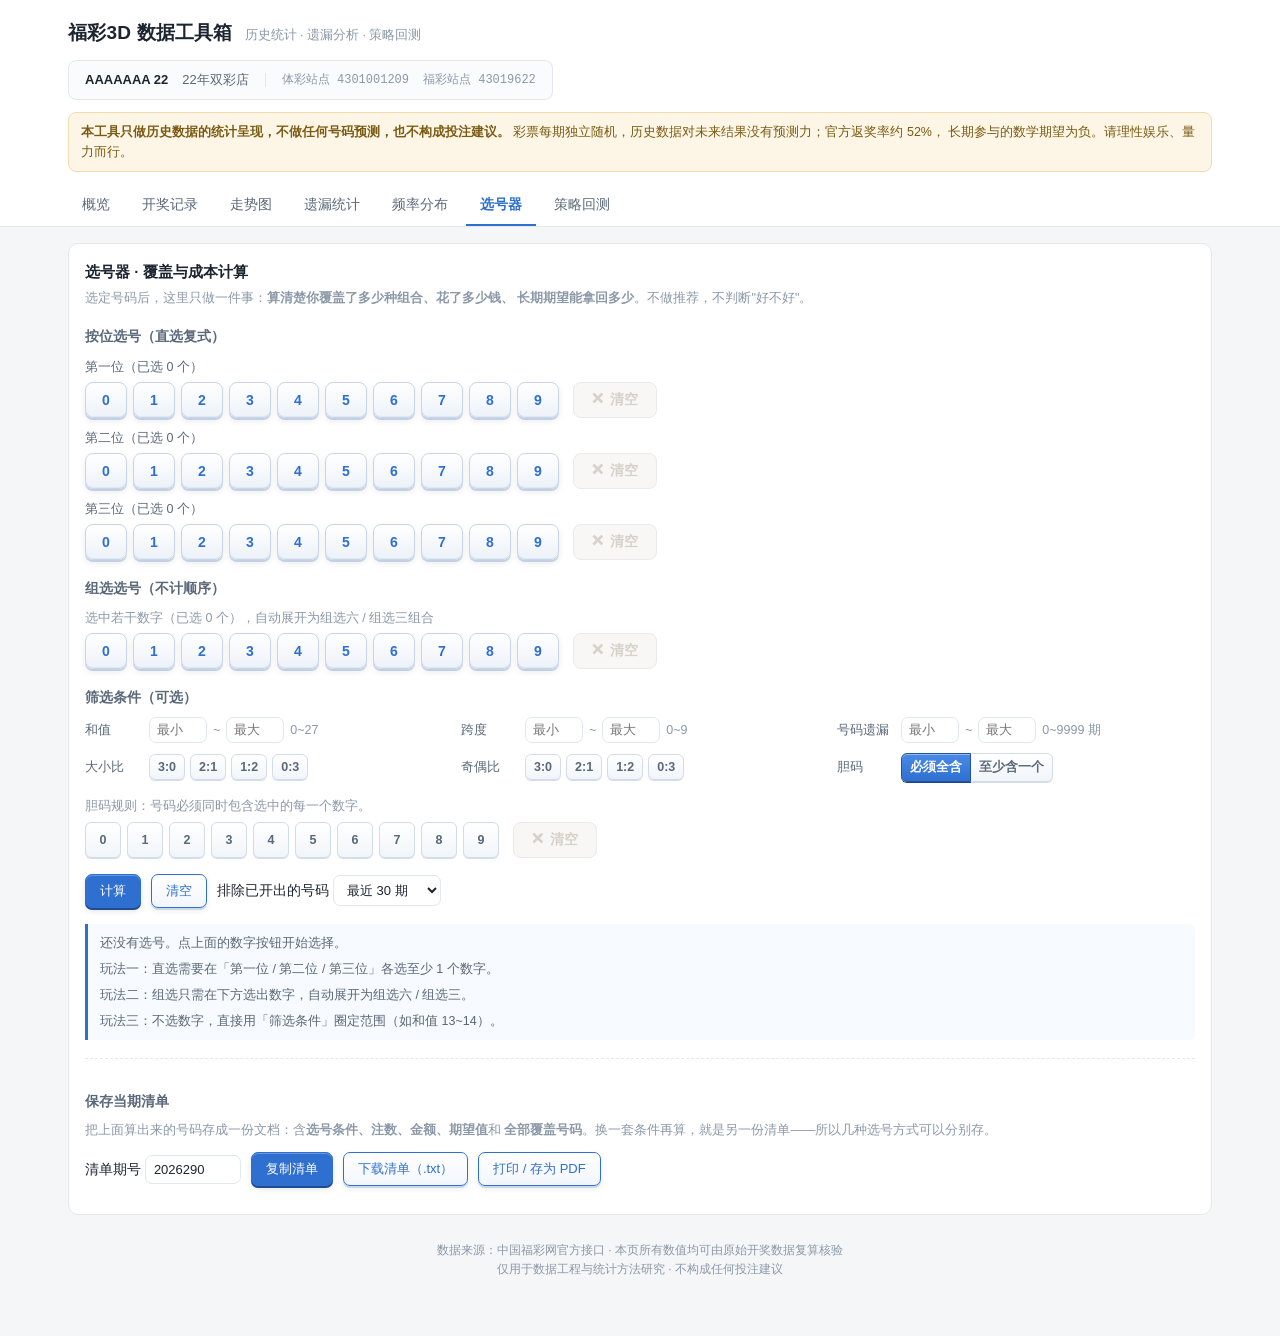
<file: docs/index.html>
<!DOCTYPE html>
<html lang="zh-CN">
<head>
<meta charset="utf-8">
<meta name="viewport" content="width=device-width, initial-scale=1">
<meta name="robots" content="noindex, nofollow">
<title>福彩3D 数据工具箱 · 历史统计与策略回测</title>
<style>
/* ===== 福彩3D 数据工具箱 · 样式 ===== */
:root {
  --bg: #f5f6f8;
  --panel: #ffffff;
  --ink: #1c2430;
  --ink-2: #5a6879;
  --ink-3: #8b98a8;
  --line: #e3e7ee;
  --brand: #2f6fd0;
  --brand-soft: #eaf1fc;
  --warn: #b7791f;
  --warn-soft: #fdf6e6;
  --good: #2f855a;
  --bad: #c53030;
  --radius: 10px;
}

* { box-sizing: border-box; }

html, body {
  margin: 0;
  padding: 0;
  background: var(--bg);
  color: var(--ink);
  font-family: -apple-system, BlinkMacSystemFont, "Segoe UI", "Microsoft YaHei",
               "PingFang SC", "Hiragino Sans GB", sans-serif;
  font-size: 14px;
  line-height: 1.6;
}

.wrap { max-width: 1180px; margin: 0 auto; padding: 0 18px 56px; }

/* ---------- 顶部 ---------- */
header.top {
  background: var(--panel);
  border-bottom: 1px solid var(--line);
  padding: 18px 0 0;
}

.top-inner { max-width: 1180px; margin: 0 auto; padding: 0 18px; }

.brand-row { display: flex; align-items: baseline; gap: 12px; flex-wrap: wrap; }

h1 {
  font-size: 19px;
  margin: 0;
  letter-spacing: .2px;
}

.sub { color: var(--ink-3); font-size: 12.5px; }

.disclaimer {
  margin: 12px 0 0;
  background: var(--warn-soft);
  border: 1px solid #f0dcae;
  color: #7a5a12;
  border-radius: 8px;
  padding: 9px 12px;
  font-size: 12.5px;
}

/* ---------- 标签页 ---------- */
nav.tabs {
  display: flex;
  gap: 4px;
  margin-top: 14px;
  overflow-x: auto;
}

nav.tabs button {
  border: 0;
  background: transparent;
  color: var(--ink-2);
  padding: 10px 14px;
  font-size: 14px;
  cursor: pointer;
  border-bottom: 2px solid transparent;
  white-space: nowrap;
  font-family: inherit;
}

nav.tabs button:hover { color: var(--brand); }

nav.tabs button.on {
  color: var(--brand);
  border-bottom-color: var(--brand);
  font-weight: 600;
}

/* ---------- 卡片 ---------- */
.card {
  background: var(--panel);
  border: 1px solid var(--line);
  border-radius: var(--radius);
  padding: 16px;
  margin-top: 16px;
}

.card h2 {
  font-size: 15px;
  margin: 0 0 4px;
}

.card h3 {
  font-size: 13.5px;
  margin: 18px 0 8px;
  color: var(--ink-2);
  font-weight: 600;
}

.hint { color: var(--ink-3); font-size: 12.5px; margin: 0 0 12px; }

.row { display: flex; gap: 10px; align-items: center; flex-wrap: wrap; }

/* ---------- 表单 ---------- */
select, input[type="number"], input[type="text"] {
  font-family: inherit;
  font-size: 13px;
  padding: 6px 9px;
  border: 1px solid var(--line);
  border-radius: 7px;
  background: #fff;
  color: var(--ink);
}

button.btn {
  font-family: inherit;
  font-size: 13px;
  padding: 7px 14px;
  border-radius: 7px;
  border: 1px solid var(--brand);
  background: var(--brand);
  color: #fff;
  cursor: pointer;
  box-shadow: inset 0 1px 0 rgba(255, 255, 255, .28), 0 2px 0 #1f4d8f,
              0 3px 6px rgba(28, 36, 48, .12);
}

button.btn.ghost {
  background: linear-gradient(180deg, #ffffff 0%, #f2f6fc 100%);
  color: var(--brand);
  box-shadow: inset 0 1px 0 #fff, 0 2px 0 #ccd8e8, 0 3px 6px rgba(28, 36, 48, .08);
}

button.btn:active { transform: translateY(2px); box-shadow: inset 0 2px 4px rgba(28, 36, 48, .2); }
button.btn:disabled { opacity: .5; cursor: default; }

/* ---------- 数字按钮：浮雕键帽 ---------- */
/* 分组标题行：标题 + 一键清空 */
.pad-head {
  display: flex;
  align-items: center;
  justify-content: space-between;
  gap: 10px;
  flex-wrap: wrap;
  margin-bottom: 6px;
}

.pad-title { font-size: 12.5px; color: var(--ink-2); }

/* 一键清空：排在数字键之后，与数字键同高，暖橙色一眼区分 */
.clear-btn {
  display: inline-flex;
  align-items: center;
  justify-content: center;
  gap: 5px;
  margin-left: 8px;         /* 与数字键之间留出间隔，读作"另一个动作" */
  min-width: 84px;
  padding: 8px 14px;
  white-space: nowrap;      /* 不允许文字换行成"✕ 清 / 空" */
  flex: 0 0 auto;           /* 不参与拉伸，按内容定宽 */
  align-self: stretch;      /* 高度跟随本行数字键 */
  font-family: inherit;
  font-size: 14px;
  font-weight: 700;
  letter-spacing: .5px;
  color: #9a3412;
  background: linear-gradient(180deg, #fff8ef 0%, #ffe9cf 100%);
  border: 1px solid #f3b872;
  border-radius: 8px;
  cursor: pointer;
  box-shadow:
    inset 0 1px 0 #fff,
    0 2px 0 #eec38a,
    0 3px 6px rgba(154, 52, 18, .12);
  transition: background .12s ease, box-shadow .12s ease, transform .08s ease;
}

.clear-btn:hover {
  background: linear-gradient(180deg, #fffdf8 0%, #ffe0b8 100%);
  box-shadow: inset 0 1px 0 #fff, 0 2px 0 #e6b678, 0 4px 9px rgba(154, 52, 18, .18);
}

.clear-btn:active {
  transform: translateY(2px);
  box-shadow: inset 0 2px 5px rgba(154, 52, 18, .22), 0 0 0 #eec38a;
}

.clear-btn:disabled {
  cursor: default;
  color: #c9c2b8;
  background: #f6f5f3;
  border-color: #e6e3de;
  box-shadow: none;
  transform: none;
  opacity: .75;
}

.digit-btn {
  min-width: 42px;
  padding: 8px 0;
  font-family: inherit;
  font-size: 14px;
  font-weight: 600;
  color: var(--brand);
  background: linear-gradient(180deg, #ffffff 0%, #edf2f9 100%);
  border: 1px solid #c9d5e7;
  border-radius: 8px;
  cursor: pointer;
  box-shadow:
    inset 0 1px 0 rgba(255, 255, 255, .95),
    inset 0 -1px 0 rgba(47, 111, 208, .07),
    0 2px 0 #c2d0e3,
    0 3px 6px rgba(28, 36, 48, .09);
  transition: background .12s ease, box-shadow .12s ease, transform .08s ease;
}

.digit-btn:hover {
  background: linear-gradient(180deg, #ffffff 0%, #e3ebf9 100%);
  box-shadow:
    inset 0 1px 0 rgba(255, 255, 255, .95),
    0 2px 0 #b4c6de,
    0 4px 9px rgba(28, 36, 48, .15);
}

.digit-btn:active {
  transform: translateY(2px);
  box-shadow: inset 0 2px 5px rgba(28, 36, 48, .18), 0 0 0 #c2d0e3;
}

/* 选中：蓝色实心 + 内阴影，仍是"立体的键"而不是平涂 */
.digit-btn.on {
  color: #fff;
  background: linear-gradient(180deg, #4a8ae6 0%, #2f6fd0 55%, #2760b8 100%);
  border-color: #22549c;
  box-shadow:
    inset 0 1px 0 rgba(255, 255, 255, .42),
    inset 0 -2px 5px rgba(0, 0, 0, .22),
    0 2px 0 #1d4a8c,
    0 4px 8px rgba(31, 58, 95, .28);
}

.digit-btn.on:active {
  transform: translateY(2px);
  box-shadow: inset 0 2px 6px rgba(0, 0, 0, .3), 0 0 0 #1d4a8c;
}

label.chk {
  display: inline-flex;
  align-items: center;
  gap: 6px;
  font-size: 13px;
  color: var(--ink-2);
  cursor: pointer;
}

/* ---------- 筛选条件区 ---------- */
.filter-grid {
  display: grid;
  /* 268px 才能容下「号码遗漏 最小 ~ 最大 0~9999 期」不换行 */
  grid-template-columns: repeat(auto-fit, minmax(268px, 1fr));
  gap: 10px 18px;
}

.filter-item {
  display: flex;
  align-items: center;
  gap: 6px;
  font-size: 12.5px;
  color: var(--ink-2);
  flex-wrap: wrap;
}

.filter-item > .fl {
  min-width: 58px;
  color: var(--ink-2);
}

.filter-item input[type="number"],
.filter-item input[type="text"] {
  width: 58px;
  padding: 5px 7px;
  font-size: 12.5px;
}

.filter-item .sep { color: var(--ink-3); }

/* 越界/非法的输入：标红，并说明允许范围（该值不参与筛选） */
.filter-item input.bad {
  border-color: #d64545;
  background: #fff6f6;
  color: #a8232a;
  box-shadow: inset 0 1px 2px rgba(214, 69, 69, .18);
}

.filter-item input.bad:focus { outline: 2px solid rgba(214, 69, 69, .25); }

.bad-msg { color: #c0392b; font-size: 12px; flex: 1 1 100%; }
.bad-msg.amber { color: #8a6414; }

/* 小号开关（大小比 / 奇偶比 / 胆码） */
.chip-btn {
  min-width: 36px;
  padding: 5px 8px;
  font-family: inherit;
  font-size: 12.5px;
  font-weight: 600;
  color: var(--ink-2);
  background: linear-gradient(180deg, #ffffff, #f1f5fa);
  border: 1px solid #d3dce9;
  border-radius: 6px;
  cursor: pointer;
  box-shadow: inset 0 1px 0 #fff, 0 1px 0 #d3dce9;
  transition: background .12s ease, box-shadow .12s ease, transform .08s ease;
}

.chip-btn:hover { background: linear-gradient(180deg, #ffffff, #e6eefb); }
.chip-btn:active { transform: translateY(1px); box-shadow: inset 0 1px 3px rgba(28, 36, 48, .18); }

.chip-btn.on {
  color: #fff;
  background: linear-gradient(180deg, #4a8ae6, #2f6fd0);
  border-color: #22549c;
  box-shadow: inset 0 1px 0 rgba(255, 255, 255, .4), 0 1px 0 #1d4a8c;
}

.chip-row { display: flex; gap: 5px; flex-wrap: wrap; }

/* 胆码规则二选一：两个按钮拼成一段，明确"当前用哪条规则" */
.seg { display: inline-flex; }
.seg .chip-btn + .chip-btn { margin-left: -1px; }
.seg .chip-btn:first-child { border-radius: 6px 0 0 6px; }
.seg .chip-btn:last-child { border-radius: 0 6px 6px 0; }
.seg .chip-btn.on { position: relative; z-index: 1; }

/* 覆盖号码展示：单个号码做成醒目的号码块 */
.num-list { display: flex; flex-wrap: wrap; gap: 8px; }

.num-chip {
  display: inline-block;
  min-width: 50px;
  padding: 7px 11px;
  border-radius: 8px;
  font-family: ui-monospace, Menlo, Consolas, monospace;
  font-size: 15px;
  font-weight: 600;
  letter-spacing: 1px;
  text-align: center;
  color: #1f4d8f;
  background: linear-gradient(180deg, #f3f8ff 0%, #e4edfb 100%);
  border: 1px solid #d5e2f4;
  box-shadow: inset 0 1px 0 #fff, 0 1px 2px rgba(31, 58, 95, .07);
}

.num-chip.more {
  color: var(--ink-3);
  background: #f5f6f8;
  border-color: var(--line);
  font-family: inherit;
  font-size: 13px;
  letter-spacing: 0;
}

/* 「还有 N 个 · 点这里展开」：必须是看得出来的按钮，不能像灰标签 */
.more-btn {
  font-family: inherit;
  font-size: 13px;
  font-weight: 600;
  padding: 7px 14px;
  border-radius: 8px;
  color: #22549c;
  background: linear-gradient(180deg, #ffffff, #eaf1fb);
  border: 1px solid #b9cdea;
  cursor: pointer;
  box-shadow: inset 0 1px 0 #fff, 0 1px 0 #c8d7ea;
  transition: background .12s ease, box-shadow .12s ease, transform .08s ease;
}

.more-btn:hover { background: linear-gradient(180deg, #ffffff, #dbe8f9); }
.more-btn:active { transform: translateY(1px); box-shadow: inset 0 1px 3px rgba(28, 36, 48, .18); }
.more-btn.ghost {
  color: var(--ink-3);
  background: #fff;
  border-color: var(--line);
  box-shadow: none;
}

@media (max-width: 760px) {
  .num-chip { min-width: 44px; padding: 6px 8px; font-size: 14px; letter-spacing: .5px; }
  .num-list { gap: 6px; }
  /* 手机上按钮要够大拇指点，不能缩成小灰标签 */
  .more-btn { min-height: 44px; padding: 10px 18px; font-size: 14px; }
}

/* ---------- 统计块 ---------- */
.stats { display: grid; grid-template-columns: repeat(auto-fit, minmax(140px, 1fr)); gap: 10px; }

.stat {
  background: #fafbfd;
  border: 1px solid var(--line);
  border-radius: 8px;
  padding: 10px 12px;
}

.stat .k { font-size: 12px; color: var(--ink-3); }
.stat .v { font-size: 19px; font-weight: 600; margin-top: 2px; }
.stat .v small { font-size: 12px; font-weight: 400; color: var(--ink-3); }

/* ---------- 表格 ---------- */
table { border-collapse: collapse; width: 100%; font-size: 13px; }

th, td {
  border-bottom: 1px solid var(--line);
  padding: 6px 8px;
  text-align: right;
  white-space: nowrap;
}

th { color: var(--ink-3); font-weight: 600; font-size: 12px; text-align: right; }
th:first-child, td:first-child { text-align: left; }

tbody tr:hover { background: #fafbfd; }

.num { font-variant-numeric: tabular-nums; }

.bar-cell { width: 46%; }
.bar {
  height: 9px;
  background: var(--brand-soft);
  border-radius: 5px;
  overflow: hidden;
}
.bar > i { display: block; height: 100%; background: var(--brand); }

.tag {
  display: inline-block;
  padding: 1px 7px;
  border-radius: 5px;
  font-size: 12px;
  background: var(--brand-soft);
  color: var(--brand);
}
.tag.hot { background: #fdecec; color: var(--bad); }
.tag.cold { background: #e9f4ff; color: #2b6cb0; }
.tag.gray { background: #eef0f4; color: var(--ink-2); }

/* ---------- 走势图 ---------- */
.chart-scroll { overflow-x: auto; border: 1px solid var(--line); border-radius: 8px; }
svg.chart { display: block; }

.legend { display: flex; gap: 14px; flex-wrap: wrap; font-size: 12.5px; color: var(--ink-2); margin-top: 8px; }
.legend i { display: inline-block; width: 10px; height: 10px; border-radius: 3px; margin-right: 5px; }

/* ---------- 提示 ---------- */
.note {
  border-left: 3px solid var(--brand);
  background: #f7fafe;
  padding: 9px 12px;
  border-radius: 0 7px 7px 0;
  font-size: 12.5px;
  color: var(--ink-2);
  margin-top: 12px;
}

.note.warn { border-left-color: var(--warn); background: var(--warn-soft); color: #7a5a12; }

.kbd {
  font-family: ui-monospace, Menlo, Consolas, monospace;
  background: #eef1f6;
  border-radius: 4px;
  padding: 1px 5px;
  font-size: 12px;
}

footer.end {
  margin-top: 26px;
  color: var(--ink-3);
  font-size: 12px;
  text-align: center;
}

/* 站点信息块（页眉，独立卡片） */
.station {
  display: inline-flex;
  flex-wrap: wrap;
  align-items: center;
  gap: 6px 14px;
  background: #fafbfd;
  border: 1px solid var(--line);
  border-radius: 8px;
  padding: 9px 16px;
  margin-top: 12px;
  line-height: 1.5;
}

.station-name { font-size: 13px; font-weight: 600; color: var(--ink); }
.station-sub { font-size: 13px; color: var(--ink-2); }
.station-gap {
  width: 1px;
  height: 14px;
  background: var(--line);
  margin: 0 2px;
}
.station-no {
  font-family: ui-monospace, Menlo, Consolas, monospace;
  font-size: 12px;
  color: var(--ink-3);
}
@media (max-width: 640px) {
  .station-gap { display: none; }
}

.empty { color: var(--ink-3); font-size: 13px; padding: 18px 0; text-align: center; }

.grid2 { display: grid; grid-template-columns: 1fr 1fr; gap: 16px; }

/* 关键：grid / flex 子项默认 min-width:auto，不会收缩到内容固有宽度以下。
   占位率分布图宽 998px，会把整张卡片撑开、进而撑破页面——
   必须显式允许收缩，内部的 .chart-scroll 才能生效。 */
.grid2 > *, .stats > * { min-width: 0; }

@media (max-width: 860px) { .grid2 { grid-template-columns: 1fr; } }

/* 表格横向滚动容器：手机上表格列多，容器内滑动，不撑破页面 */
.table-scroll {
  overflow-x: auto;
  -webkit-overflow-scrolling: touch;
}

/* ---------- 手机适配 ---------- */
@media (max-width: 760px) {
  html, body { overflow-x: hidden; }

  .wrap { padding: 0 12px 36px; }
  .top-inner { padding: 0 12px; }
  h1 { font-size: 17px; }
  .sub { font-size: 12px; }
  .disclaimer { font-size: 12px; padding: 8px 10px; }
  .card { padding: 12px; }
  .card h2 { font-size: 14.5px; }

  /* 站点信息块：允许换行、占满宽度 */
  .station { display: flex; width: 100%; padding: 8px 12px; gap: 4px 12px; }
  .station-gap { display: none; }

  /* 标签栏：可横向滑动，不换行 */
  nav.tabs { gap: 0; }
  nav.tabs button { padding: 10px 11px; font-size: 13.5px; }

  /* 表格：字号和内边距收紧，横向滚动由 .table-scroll 负责 */
  .table-scroll { margin: 0 -12px; padding: 0 12px; }
  table { font-size: 12.5px; }
  th, td { padding: 5px 7px; }
  .bar-cell { width: 34%; }

    /* 数字按钮：一行恰好 4 个，每个 1/4 宽。
       min-width:0 必须显式写——否则浏览器的"内容最小宽度"会让每行的个数
       随字号/机型变化（同一份代码在不同手机上 4 个或 5 个/行）。
       必须限定 .digit-btn —— 否则同容器内的 .clear-btn 也会被一起拉伸 */
    #pk-pos button.digit-btn, #pk-group button.digit-btn {
      flex: 1 1 calc(25% - 5px);
      min-width: 0;
    }
    .digit-btn { padding: 10px 0; font-size: 16px; }

    /* 0~9 排到最后一行只剩 8、9 两个数字，空出来的半行正好放「清空」，
       不再另起一行；宽度是数字键的两倍（= 一行的 50%） */
    #pk-pos .clear-btn, #pk-group .clear-btn {
      flex: 2 1 calc(50% - 7px);
      margin-left: 0;
      margin-top: 0;
      min-width: 0;
      padding: 10px 12px;
      font-size: 15px;
    }

    /* 胆码那一排是 chip（比数字键小），清空跟在最后一个 chip 后面、吃掉本行剩余宽度 */
    #pk-filters .clear-btn {
      flex: 1 1 96px;
      margin-left: 0;
      margin-top: 0;
      padding: 10px 12px;
      font-size: 15px;
    }

  /* 统计卡片两列 */
  .stats { grid-template-columns: repeat(2, 1fr); gap: 8px; }
  .stat { padding: 8px 10px; }
  .stat .k { font-size: 11.5px; }
  .stat .v { font-size: 17px; }

  /* 走势图：提示可横向滑动 */
  .chart-scroll { -webkit-overflow-scrolling: touch; }
}

.hidden { display: none !important; }

/* 历史统计表：10 列要塞进双栏卡片里，字号和内边距都要收一点 */
.hist-block table { font-size: 12px; }
.hist-block th, .hist-block td { padding: 3px 5px; }
/* 「球号」「当前遗漏」是跨两行的表头，默认垂直居中会卡在两行之间、
   看起来比别的列名高一行；改成底部对齐，就和「出现/平均遗漏/…」同一行了 */
.hist-block thead th[rowspan] { vertical-align: bottom; }

/* ---------- 开奖记录 / 历史统计 ---------- */
/* 组态色块：命中的那一栏（参考站的做法，一眼看出当期是组三/组六/豹子） */
.type-block {
  display: inline-block;
  min-width: 46px;
  padding: 4px 10px;
  border-radius: 5px;
  color: #fff;
  font-size: 12.5px;
  font-weight: 600;
  text-align: center;
}

.draw-num { color: #c0392b; font-weight: 600; letter-spacing: 1px; }

/* 手机版：组态色块后面跟的一行小字（另外两种组态各遗漏多少期） */
.gap-mini { margin-left: 6px; font-size: 11.5px; color: var(--ink-3); }

/* 手机版「组态」栏必须左对齐：表格默认右对齐，小字长度一变色块就跟着漂，
   几行摆在一起色块就参差不齐。左对齐后所有色块在同一条竖线上。 */
.type-cell { text-align: left; }

/* 球号徽标（历史统计表第一列） */
.ball-badge {
  display: inline-flex;
  align-items: center;
  justify-content: center;
  width: 22px;
  height: 22px;
  border-radius: 50%;
  background: #e2e8f2;
  color: #3d4c60;
  font-size: 12px;
  font-weight: 600;
}

/* ---------- 保存当期清单 ---------- */
.save-box {
  margin-top: 18px;
  padding-top: 14px;
  border-top: 1px dashed var(--line);
}

.save-box .row { margin-top: 10px; }
.save-box input[type="text"] { padding: 6px 8px; font-size: 13px; }

/* 清单正文：等宽、可整块复制；打印时也用它 */
.list-text {
  font-family: ui-monospace, Consolas, "Courier New", monospace;
  font-size: 12px;
  line-height: 1.6;
  white-space: pre-wrap;
  word-break: break-all;
}

/* 打印 / 存 PDF：只保留当期清单 */
#print-area { display: none; }

@media print {
  body { background: #fff; }
  .top, .wrap { display: none !important; }
  #print-area { display: block; }
  #print-area .list-text { font-size: 11pt; }
  @page { margin: 14mm; }
}

</style>
</head>
<body>

<header class="top">
  <div class="top-inner">
    <div class="brand-row">
      <h1>福彩3D 数据工具箱</h1>
      <span class="sub">历史统计 · 遗漏分析 · 策略回测</span>
    </div>
    <div class="station">
      <span class="station-name">AAAAAAA 22</span>
      <span class="station-sub">22年双彩店</span>
      <span class="station-gap"></span>
      <span class="station-no">体彩站点 4301001209</span>
      <span class="station-no">福彩站点 43019622</span>
    </div>
    <div class="disclaimer">
      <b>本工具只做历史数据的统计呈现，不做任何号码预测，也不构成投注建议。</b>
      彩票每期独立随机，历史数据对未来结果没有预测力；官方返奖率约 52%，
      长期参与的数学期望为负。请理性娱乐、量力而行。
    </div>
    <nav class="tabs" id="tabs"></nav>
  </div>
</header>

<div class="wrap">

  <!-- ========== 概览 ========== -->
  <section class="panel" id="p-overview">
    <div class="card">
      <h2>数据概览</h2>
      <p class="hint" id="ov-range"></p>
      <p class="hint" id="ov-built">本页构建于 2026-10-30 23:10（北京时间）</p>
      <div class="note warn hidden" id="ov-stale"></div>
      <div class="stats" id="ov-stats"></div>
      <div class="note" id="ov-note"></div>
    </div>

    <div class="grid2">
      <div class="card">
        <h2>最近 10 期开奖</h2>
        <div class="table-scroll">
          <table>
            <thead><tr>
              <th>期号</th><th>日期</th><th>号码</th><th>和值</th><th>跨度</th><th>组态</th>
            </tr></thead>
            <tbody id="ov-latest"></tbody>
          </table>
        </div>
      </div>
      <div class="card">
        <h2>结构分布（全历史）</h2>
        <div class="table-scroll">
          <table>
            <thead><tr><th>项目</th><th>实际占比</th><th>理论值</th></tr></thead>
            <tbody id="ov-struct"></tbody>
          </table>
        </div>
        <div class="note">
          「理论值」按 000~999 共 1000 种等概率组合精确计算。
          实际占比与理论值越接近，说明数据越接近均匀随机。
        </div>
      </div>
    </div>
  </section>

  <!-- ========== 开奖记录 ========== -->
  <section class="panel hidden" id="p-drawlog">
    <div class="card">
      <h2>开奖记录（带组态遗漏）</h2>
      <p class="hint">
        每期开出的是豹子 / 组三 / 组六 中的一种：<b>命中的那一栏用色块标出</b>，
        另外两栏显示"距上次出现已经过多少期"（0 = 上一期刚出过）。
        组态占比由规则决定（组六约 72%、组三约 27%、豹子约 1%），
        不存在"该轮到谁了"这回事。
        <br><b>口径</b>：本表 0 = 上一期刚出过；有些站点把这种情况记作 1，读表时注意差 1 期。
      </p>
      <div class="row">
        <label>显示期数
          <select id="dl-n">
            <option value="30" selected>最近 30 期</option>
            <option value="50">最近 50 期</option>
            <option value="100">最近 100 期</option>
            <option value="200">最近 200 期</option>
          </select>
        </label>
        <label class="chk"><input type="checkbox" id="dl-gap" checked> 显示遗漏数字</label>
      </div>
      <div id="dl-table" style="margin-top:14px"></div>
      <div class="legend" id="dl-legend"></div>
    </div>
  </section>

  <!-- ========== 走势图 ========== -->
  <section class="panel hidden" id="p-trend">
    <div class="card">
      <h2>号码走势</h2>
      <p class="hint">滚轮横向滚动查看更早期数。</p>
      <div class="row">
        <label>显示期数
          <select id="tr-n">
            <option value="30">最近 30 期</option>
            <option value="50" selected>最近 50 期</option>
            <option value="100">最近 100 期</option>
            <option value="200">最近 200 期</option>
          </select>
        </label>
        <label class="chk"><input type="checkbox" id="tr-line" checked> 显示连线</label>
      </div>
      <div class="chart-scroll" id="tr-chart"></div>
      <div class="legend" id="tr-legend"></div>
    </div>

    <div class="card">
      <h2>和值与跨度走势</h2>
      <div class="chart-scroll" id="tr-sum"></div>
      <div class="chart-scroll" id="tr-span" style="margin-top:12px"></div>
    </div>

    <div class="card">
      <h2>遗漏网格（走势表）</h2>
      <p class="hint">
        每行一期，10 列是 0~9。<b>格子里的数字 = 该数字在这个位置上已经连续多少期没出现</b>
        （0 = 上一期刚出过）；<b>被圈起来的格子就是当期开出的数字</b>，连线是它逐期的轨迹。
        「不分位」把三个位置合起来看：一期开出 3 个数字，三个位置都会标圈。
      </p>
      <div class="row">
        <label>位置
          <select id="tg-pos">
            <option value="0" selected>百位（第一位）</option>
            <option value="1">十位（第二位）</option>
            <option value="2">个位（第三位）</option>
            <option value="3">不分位（三位一起看）</option>
          </select>
        </label>
        <label>起始期
          <select id="tg-start">
            <option value="">最近 30 期</option>
          </select>
        </label>
        <label class="chk"><input type="checkbox" id="tg-line" checked> 显示连线</label>
      </div>
      <div class="chart-scroll" id="tg-chart"></div>
      <div class="legend" id="tg-legend"></div>
    </div>
  </section>

  <!-- ========== 遗漏 ========== -->
  <section class="panel hidden" id="p-omission">
    <div class="card">
      <h2>遗漏统计</h2>
      <p class="hint">
        遗漏 = 距离该数字上次出现在该位置，已过了多少期。
        <b>遗漏值不代表"该出了"</b>——每期都是独立事件，这是统计描述，不是预测信号。
      </p>
      <div class="row">
        <label>统计窗口
          <select id="om-window">
            <option value="0">全历史</option>
            <option value="360" selected>最近 360 期</option>
            <option value="100">最近 100 期</option>
            <option value="30">最近 30 期</option>
          </select>
        </label>
        <button class="btn ghost" id="om-sort">按当前遗漏排序</button>
      </div>
      <div id="om-tables" style="margin-top:14px"></div>
    </div>

    <div class="card">
      <h2>历史统计（近 30 期 / 全历史对照）</h2>
      <p class="hint">
        每位每数字的长时间统计：出现次数、平均遗漏、最大遗漏、最大连出。
        「近 30 期」这一栏用小窗口，是为了让你看清"最近偏热/偏冷"这类说法在短窗口里
        其实年年都会出现——它和全历史放在一起对比，差别一眼可见。
      </p>
      <div id="hs-tables" style="margin-top:14px"></div>
    </div>

    <div class="card">
      <h2>连出统计（不分位：不看位置，只看数字有没有再出现）</h2>
      <p class="hint">
        「连出」指的是：上一期开出过的数字，这一期又出现了（不管在哪个位置）。
        下表统计每相邻两期之间重复了几个数字，并列上理论值——
        你会发现这种"重号"比想象中常见得多。
      </p>
      <div id="hs-overlap" style="margin-top:14px"></div>
    </div>
  </section>

  <!-- ========== 频率分布 ========== -->
  <section class="panel hidden" id="p-freq">
    <div class="card">
      <h2>数字频率（多窗口对比）</h2>
      <p class="hint">同一批数字在不同时间窗口下的出现频率。口径透明，可自行核查。</p>
      <div class="row">
        <label>窗口
          <select id="fq-window">
            <option value="30">最近 30 期</option>
            <option value="100">最近 100 期</option>
            <option value="360" selected>最近 360 期</option>
            <option value="0">全历史</option>
          </select>
        </label>
        <label class="chk"><input type="checkbox" id="fq-cmp" checked> 与理论均匀分布对比</label>
      </div>
      <div id="fq-digits" style="margin-top:14px"></div>
    </div>

    <div class="grid2">
      <div class="card">
        <h2>和值分布</h2>
        <p class="hint">0~27 共 28 种取值。</p>
        <div id="fq-sum"></div>
      </div>
      <div class="card">
        <h2>跨度分布</h2>
        <p class="hint">0~9 共 10 种取值。</p>
        <div id="fq-span"></div>
      </div>
    </div>

    <div class="card">
      <h2>组态分布（豹子 / 组三 / 组六）</h2>
      <div id="fq-repeat"></div>
    </div>
  </section>

  <!-- ========== 选号器 ========== -->
  <section class="panel hidden" id="p-picker">
    <div class="card">
      <h2>选号器 · 覆盖与成本计算</h2>
      <p class="hint">
        选定号码后，这里只做一件事：<b>算清楚你覆盖了多少种组合、花了多少钱、
        长期期望能拿回多少</b>。不做推荐，不判断"好不好"。
      </p>

      <h3>按位选号（直选复式）</h3>
      <div id="pk-pos"></div>

      <h3>组选选号（不计顺序）</h3>
      <div id="pk-group"></div>

      <h3>筛选条件（可选）</h3>
      <div id="pk-filters"></div>

      <div class="row" style="margin-top:16px">
        <button class="btn" id="pk-calc">计算</button>
        <button class="btn ghost" id="pk-clear">清空</button>
        <label>排除已开出的号码
          <select id="pk-exclude-window">
            <option value="0">不排除</option>
            <option value="30" selected>最近 30 期</option>
            <option value="50">最近 50 期</option>
            <option value="100">最近 100 期</option>
            <option value="150">最近 150 期</option>
            <option value="200">最近 200 期</option>
          </select>
        </label>
      </div>

      <div id="pk-result" style="margin-top:16px"></div>

      <div class="save-box">
        <h3>保存当期清单</h3>
        <p class="hint">
          把上面算出来的号码存成一份文档：含<b>选号条件、注数、金额、期望值</b>和
          <b>全部覆盖号码</b>。换一套条件再算，就是另一份清单——所以几种选号方式可以分别存。
        </p>
        <div class="row">
          <label>清单期号
            <input type="text" id="pk-issue" inputmode="numeric" maxlength="7" style="width:96px">
          </label>
          <button class="btn" id="pk-export-copy">复制清单</button>
          <button class="btn ghost" id="pk-export-file">下载清单（.txt）</button>
          <button class="btn ghost" id="pk-export-print">打印 / 存为 PDF</button>
        </div>
        <div class="hint" id="pk-export-msg" style="margin-top:8px"></div>
      </div>
    </div>
  </section>

  <!-- ========== 回测实验室 ========== -->
  <section class="panel hidden" id="p-backtest">
    <div class="card">
      <h2>策略回测实验室</h2>
      <p class="hint">
        选一种策略，在真实历史数据上做<b>严格样本外</b>检验：预测第 N 期时只用第 N 期之前的数据。
        结果会与"纯随机"的理论基线并列展示。
      </p>
      <div class="row">
        <label>策略
          <select id="bt-strategy">
            <option value="random">纯随机（对照）</option>
            <option value="hot">热号优先（近 360 期高频数字）</option>
            <option value="cold">冷号优先（近 360 期低频数字）</option>
            <option value="gap">遗漏值法（押"很久没出"的数字）</option>
            <option value="markov">马尔可夫链（上期该位数字 → 本期条件概率）</option>
          </select>
        </label>
        <label>回测期数
          <select id="bt-n">
            <option value="200">200 期</option>
            <option value="500" selected>500 期</option>
            <option value="1000">1000 期</option>
          </select>
        </label>
        <button class="btn" id="bt-run">开始回测</button>
      </div>
      <div id="bt-result" style="margin-top:16px"></div>
    </div>

    <div class="card">
      <h2>对照实验：排除最近 N 期已开出的号码，有用吗？</h2>
      <p class="hint">
        选号器里有一个「排除已开出的号码」开关（30 / 50 / 100 / 150 / 200 期可选）。
        这里用同一批 <b>500 期样本外数据</b>直接检验它：
        对每一期，先按策略排序 000~999，再剔除最近 N 期开出过的号码，然后取 Top20。
        如果窗口越大命中率不升反降，说明它只能"少买少亏"，不能提高中奖概率。
      </p>
      <div class="row">
        <button class="btn" id="bt-excl-run">跑排除窗口对照</button>
        <span class="hint" id="bt-excl-status"></span>
      </div>
      <div id="bt-excl" style="margin-top:16px"></div>
    </div>

    <div class="card">
      <h2>为什么结果永远"接近基线"？</h2>
      <p class="hint">
        下方是纯随机策略的实测结果——它和理论基线几乎完全重合，说明测量是准的。
        任何"聪明策略"如果打不破这条线，就说明它没有真实优势。
      </p>
      <div id="bt-baseline"></div>
      <div class="note warn">
        我们已经用 1000 期样本外数据检验过热号、冷号、遗漏、马尔可夫、朴素贝叶斯、
        KNN、梯度提升树与管理方法组合——<b>没有任何一种能稳定超过随机基线</b>。
        这是随机数据的必然结果，不是策略不够聪明。
      </div>
    </div>
  </section>

  <footer class="end">
    数据来源：中国福彩网官方接口 · 本页所有数值均可由原始开奖数据复算核验<br>
    仅用于数据工程与统计方法研究 · 不构成任何投注建议
  </footer>
</div>

<!-- 打印 / 存 PDF 专用：只输出当期清单，页面其余部分在 @media print 里隐藏 -->
<div id="print-area"></div>

<script>
// 由 extract_data.py 生成，数据来源：中国福彩网官方接口
// 记录数 4794，区间 2013002 ~ 2026289
const FUCAI3D_DATA = [["2013002","2013-01-02","670",5148.9],["2013006","2013-01-06","457",5378.0],["2013008","2013-01-08","556",5745.2],["2013010","2013-01-10","632",5792.6],["2013011","2013-01-11","209",6031.0],["2013012","2013-01-12","688",5897.8],["2013013","2013-01-13","922",5600.7],["2013014","2013-01-14","417",5713.9],["2013015","2013-01-15","228",5955.6],["2013016","2013-01-16","038",5744.3],["2013017","2013-01-17","380",5784.6],["2013018","2013-01-18","347",5628.7],["2013020","2013-01-20","929",5547.6],["2013022","2013-01-22","250",5768.0],["2013026","2013-01-26","857",5890.6],["2013027","2013-01-27","308",5822.3],["2013030","2013-01-30","732",5884.1],["2013033","2013-02-02","277",5564.4],["2013036","2013-02-05","658",5333.5],["2013037","2013-02-06","364",5177.8],["2013038","2013-02-07","640",5010.5],["2013039","2013-02-08","639",4349.2],["2013041","2013-02-17","851",4220.7],["2013042","2013-02-18","496",4587.3],["2013044","2013-02-20","318",5033.2],["2013045","2013-02-21","039",5161.3],["2013050","2013-02-26","556",5202.1],["2013052","2013-02-28","556",5124.8],["2013054","2013-03-02","497",5045.5],["2013055","2013-03-03","456",5265.1],["2013056","2013-03-04","139",5394.7],["2013058","2013-03-06","082",5636.7],["2013060","2013-03-08","549",5659.3],["2013061","2013-03-09","675",5517.7],["2013065","2013-03-13","328",5533.1],["2013067","2013-03-15","832",5813.5],["2013068","2013-03-16","770",5569.5],["2013072","2013-03-20","831",5803.1],["2013074","2013-03-22","288",5471.9],["2013075","2013-03-23","617",5273.7],["2013076","2013-03-24","174",5641.9],["2013077","2013-03-25","184",5945.4],["2013078","2013-03-26","032",5807.1],["2013080","2013-03-28","466",5873.6],["2013081","2013-03-29","857",5833.0],["2013082","2013-03-30","249",5588.4],["2013084","2013-04-01","721",5811.8],["2013089","2013-04-06","192",5637.5],["2013091","2013-04-08","137",5644.7],["2013092","2013-04-09","632",5752.1],["2013096","2013-04-13","039",5534.5],["2013098","2013-04-15","759",5728.2],["2013102","2013-04-19","536",5656.2],["2013104","2013-04-21","014",5432.9],["2013105","2013-04-22","484",5598.1],["2013107","2013-04-24","985",5589.0],["2013111","2013-04-28","466",5736.4],["2013112","2013-04-29","996",5105.3],["2013113","2013-04-30","836",4905.9],["2013119","2013-05-06","451",5319.5],["2013121","2013-05-08","073",5282.3],["2013122","2013-05-09","465",5348.7],["2013124","2013-05-11","963",5353.2],["2013125","2013-05-12","510",5325.6],["2013126","2013-05-13","410",5429.5],["2013127","2013-05-14","667",5282.0],["2013128","2013-05-15","849",5142.9],["2013130","2013-05-17","991",5077.9],["2013131","2013-05-18","798",4753.7],["2013132","2013-05-19","155",4880.4],["2013133","2013-05-20","329",4997.8],["2013134","2013-05-21","228",5196.8],["2013135","2013-05-22","850",4986.3],["2013136","2013-05-23","231",5076.1],["2013137","2013-05-24","627",5212.7],["2013138","2013-05-25","579",5087.2],["2013139","2013-05-26","907",5198.5],["2013140","2013-05-27","592",5328.3],["2013141","2013-05-28","782",5352.3],["2013142","2013-05-29","930",5161.3],["2013143","2013-05-30","060",5178.5],["2013144","2013-05-31","890",4891.1],["2013145","2013-06-01","389",4724.1],["2013146","2013-06-02","464",4922.8],["2013147","2013-06-03","843",4918.8],["2013148","2013-06-04","825",4954.6],["2013149","2013-06-05","452",5081.1],["2013150","2013-06-06","736",5119.5],["2013151","2013-06-07","943",5427.1],["2013152","2013-06-08","149",5452.9],["2013153","2013-06-09","288",5311.5],["2013154","2013-06-10","349",4909.8],["2013155","2013-06-11","296",4854.0],["2013156","2013-06-12","775",4897.3],["2013157","2013-06-13","383",5032.8],["2013158","2013-06-14","613",5154.7],["2013159","2013-06-15","098",5101.3],["2013160","2013-06-16","210",5008.1],["2013161","2013-06-17","537",4835.9],["2013162","2013-06-18","292",5156.3],["2013163","2013-06-19","104",5002.2],["2013164","2013-06-20","732",5014.9],["2013165","2013-06-21","300",5178.8],["2013166","2013-06-22","042",4613.1],["2013167","2013-06-23","242",4791.7],["2013169","2013-06-25","344",4819.5],["2013170","2013-06-26","128",4829.8],["2013171","2013-06-27","890",4936.6],["2013172","2013-06-28","406",5023.0],["2013173","2013-06-29","506",4955.8],["2013174","2013-06-30","714",4833.3],["2013175","2013-07-01","185",5022.9],["2013176","2013-07-02","307",5062.6],["2013177","2013-07-03","169",5133.0],["2013178","2013-07-04","927",5199.8],["2013179","2013-07-05","368",5334.4],["2013180","2013-07-06","642",5324.1],["2013181","2013-07-07","248",5363.6],["2013182","2013-07-08","944",5458.4],["2013183","2013-07-09","693",5003.8],["2013184","2013-07-10","487",5052.9],["2013185","2013-07-11","916",5102.8],["2013186","2013-07-12","170",5219.2],["2013187","2013-07-13","188",4925.0],["2013188","2013-07-14","020",4860.1],["2013189","2013-07-15","026",4707.2],["2013190","2013-07-16","719",4756.0],["2013191","2013-07-17","315",4966.3],["2013192","2013-07-18","170",4993.1],["2013193","2013-07-19","493",5182.8],["2013194","2013-07-20","806",4968.9],["2013195","2013-07-21","398",5174.4],["2013196","2013-07-22","100",5171.9],["2013197","2013-07-23","115",4786.4],["2013198","2013-07-24","566",4837.7],["2013199","2013-07-25","814",4764.3],["2013200","2013-07-26","573",4952.6],["2013201","2013-07-27","498",4838.8],["2013202","2013-07-28","603",4956.4],["2013203","2013-07-29","300",5071.1],["2013204","2013-07-30","506",4855.2],["2013205","2013-07-31","798",5044.0],["2013206","2013-08-01","493",4944.4],["2013207","2013-08-02","473",5199.5],["2013208","2013-08-03","044",4967.4],["2013209","2013-08-04","928",4752.2],["2013210","2013-08-05","139",4967.5],["2013211","2013-08-06","749",5067.4],["2013212","2013-08-07","082",5063.1],["2013213","2013-08-08","660",5142.3],["2013214","2013-08-09","826",5071.9],["2013215","2013-08-10","157",5001.1],["2013216","2013-08-11","383",5142.1],["2013217","2013-08-12","965",5289.0],["2013218","2013-08-13","112",5233.8],["2013219","2013-08-14","232",5149.0],["2013220","2013-08-15","630",5144.3],["2013221","2013-08-16","999",5274.2],["2013222","2013-08-17","260",4668.0],["2013223","2013-08-18","811",4973.7],["2013224","2013-08-19","579",4718.1],["2013225","2013-08-20","884",4900.7],["2013226","2013-08-21","550",4844.8],["2013227","2013-08-22","427",4735.2],["2013228","2013-08-23","410",5077.8],["2013229","2013-08-24","003",4730.8],["2013230","2013-08-25","962",4578.2],["2013231","2013-08-26","468",4944.5],["2013232","2013-08-27","441",5017.0],["2013233","2013-08-28","367",4846.2],["2013234","2013-08-29","846",4981.6],["2013235","2013-08-30","625",5081.1],["2013236","2013-08-31","714",4906.5],["2013237","2013-09-01","874",5038.4],["2013238","2013-09-02","117",5057.2],["2013239","2013-09-03","091",4885.3],["2013240","2013-09-04","569",4947.9],["2013241","2013-09-05","718",5096.9],["2013242","2013-09-06","528",5191.8],["2013243","2013-09-07","361",5016.3],["2013244","2013-09-08","393",5115.9],["2013245","2013-09-09","742",4986.0],["2013246","2013-09-10","906",5171.9],["2013247","2013-09-11","559",5206.2],["2013248","2013-09-12","115",5086.9],["2013249","2013-09-13","307",5107.2],["2013250","2013-09-14","904",4918.0],["2013251","2013-09-15","753",5085.1],["2013252","2013-09-16","573",5208.0],["2013253","2013-09-17","683",5072.1],["2013254","2013-09-18","956",4993.5],["2013255","2013-09-19","295",4772.8],["2013256","2013-09-20","598",5010.3],["2013257","2013-09-21","398",5029.6],["2013258","2013-09-22","055",5128.0],["2013259","2013-09-23","413",4862.6],["2013260","2013-09-24","626",4992.7],["2013261","2013-09-25","227",5052.4],["2013262","2013-09-26","643",4861.2],["2013263","2013-09-27","681",5060.6],["2013264","2013-09-28","748",5023.7],["2013265","2013-09-29","373",5044.7],["2013266","2013-09-30","552",4956.1],["2013267","2013-10-01","051",4528.3],["2013268","2013-10-02","414",4379.6],["2013269","2013-10-03","166",4543.7],["2013270","2013-10-04","295",4599.2],["2013271","2013-10-05","385",4737.4],["2013272","2013-10-06","309",4862.8],["2013273","2013-10-07","568",4775.9],["2013274","2013-10-08","600",5017.4],["2013275","2013-10-09","250",4895.8],["2013276","2013-10-10","954",4843.8],["2013277","2013-10-11","393",5038.6],["2013278","2013-10-12","134",5003.2],["2013279","2013-10-13","409",4969.8],["2013280","2013-10-14","194",5123.3],["2013281","2013-10-15","005",4994.9],["2013282","2013-10-16","846",4896.2],["2013283","2013-10-17","547",5027.0],["2013284","2013-10-18","169",5174.6],["2013285","2013-10-19","165",4949.3],["2013286","2013-10-20","192",4892.8],["2013287","2013-10-21","200",4997.0],["2013288","2013-10-22","748",4755.3],["2013289","2013-10-23","740",4965.5],["2013290","2013-10-24","323",4896.4],["2013291","2013-10-25","667",4886.2],["2013292","2013-10-26","093",4617.8],["2013293","2013-10-27","956",4876.8],["2013294","2013-10-28","198",5051.9],["2013295","2013-10-29","342",5123.8],["2013296","2013-10-30","943",4987.4],["2013297","2013-10-31","803",5153.3],["2013298","2013-11-01","732",5068.6],["2013299","2013-11-02","207",4907.3],["2013300","2013-11-03","383",5107.2],["2013301","2013-11-04","776",5087.3],["2013302","2013-11-05","882",5039.5],["2013303","2013-11-06","289",5021.8],["2013304","2013-11-07","212",5002.5],["2013305","2013-11-08","860",4822.1],["2013306","2013-11-09","291",4756.2],["2013307","2013-11-10","694",4818.5],["2013308","2013-11-11","378",5001.4],["2013309","2013-11-12","982",5145.9],["2013310","2013-11-13","271",5211.6],["2013311","2013-11-14","358",5162.7],["2013312","2013-11-15","784",5371.0],["2013313","2013-11-16","898",5126.2],["2013314","2013-11-17","711",4910.7],["2013315","2013-11-18","899",4995.1],["2013316","2013-11-19","088",4805.8],["2013317","2013-11-20","197",5016.3],["2013318","2013-11-21","244",5118.5],["2013319","2013-11-22","460",5104.3],["2013320","2013-11-23","573",4803.4],["2013321","2013-11-24","987",4958.7],["2013322","2013-11-25","648",5056.6],["2013323","2013-11-26","114",5336.3],["2013324","2013-11-27","167",5050.0],["2013325","2013-11-28","863",5229.1],["2013326","2013-11-29","233",5390.1],["2013327","2013-11-30","405",4974.8],["2013328","2013-12-01","957",5156.8],["2013329","2013-12-02","529",5256.3],["2013330","2013-12-03","004",5338.8],["2013331","2013-12-04","224",5171.6],["2013332","2013-12-05","423",5151.9],["2013333","2013-12-06","789",5183.9],["2013334","2013-12-07","680",4938.1],["2013335","2013-12-08","008",5133.3],["2013336","2013-12-09","423",5045.4],["2013337","2013-12-10","030",5261.3],["2013338","2013-12-11","517",4959.5],["2013339","2013-12-12","867",5147.1],["2013340","2013-12-13","805",5139.2],["2013341","2013-12-14","980",4985.1],["2013342","2013-12-15","899",5018.5],["2013343","2013-12-16","776",4857.7],["2013344","2013-12-17","149",5055.8],["2013345","2013-12-18","072",5195.2],["2013346","2013-12-19","019",5294.0],["2013347","2013-12-20","554",5246.1],["2013348","2013-12-21","574",4975.1],["2013349","2013-12-22","524",5024.3],["2013350","2013-12-23","322",4979.3],["2013351","2013-12-24","726",4936.8],["2013352","2013-12-25","176",5151.7],["2013353","2013-12-26","185",5291.5],["2013354","2013-12-27","024",5367.0],["2013355","2013-12-28","293",5068.5],["2013356","2013-12-29","164",5258.2],["2013357","2013-12-30","320",5416.9],["2013358","2013-12-31","968",5503.5],["2014001","2014-01-01","687",5065.0],["2014002","2014-01-02","634",5425.3],["2014003","2014-01-03","643",5448.8],["2014004","2014-01-04","955",5225.9],["2014005","2014-01-05","755",5087.5],["2014006","2014-01-06","992",5091.2],["2014007","2014-01-07","283",5081.7],["2014008","2014-01-08","590",5216.7],["2014009","2014-01-09","432",5267.4],["2014010","2014-01-10","645",5213.6],["2014011","2014-01-11","319",5194.9],["2014012","2014-01-12","368",5249.6],["2014013","2014-01-13","613",5429.0],["2014014","2014-01-14","945",5367.1],["2014015","2014-01-15","742",5616.2],["2014016","2014-01-16","224",5775.9],["2014017","2014-01-17","057",5545.3],["2014018","2014-01-18","474",5149.5],["2014019","2014-01-19","610",5106.8],["2014020","2014-01-20","087",5125.0],["2014021","2014-01-21","875",5071.9],["2014022","2014-01-22","969",5168.4],["2014023","2014-01-23","303",5098.3],["2014024","2014-01-24","344",5037.6],["2014025","2014-01-25","683",4971.0],["2014026","2014-01-26","300",5054.3],["2014027","2014-01-27","774",4721.7],["2014028","2014-01-28","805",4699.1],["2014029","2014-01-29","618",4317.0],["2014030","2014-02-07","488",4009.4],["2014031","2014-02-08","204",3747.9],["2014032","2014-02-09","256",3898.2],["2014033","2014-02-10","444",4223.5],["2014034","2014-02-11","335",4075.3],["2014035","2014-02-12","723",4259.9],["2014036","2014-02-13","630",4539.8],["2014037","2014-02-14","809",4450.0],["2014038","2014-02-15","004",4524.9],["2014039","2014-02-16","478",4449.9],["2014040","2014-02-17","068",4651.8],["2014041","2014-02-18","702",4825.6],["2014042","2014-02-19","156",4974.1],["2014043","2014-02-20","854",4965.4],["2014044","2014-02-21","585",5206.1],["2014045","2014-02-22","236",4973.9],["2014046","2014-02-23","248",5117.8],["2014047","2014-02-24","903",5465.6],["2014048","2014-02-25","214",5384.2],["2014049","2014-02-26","392",5536.4],["2014050","2014-02-27","757",5511.1],["2014051","2014-02-28","310",5529.0],["2014052","2014-03-01","793",5257.3],["2014053","2014-03-02","700",5311.9],["2014054","2014-03-03","257",5329.7],["2014055","2014-03-04","761",5581.4],["2014056","2014-03-05","386",5002.2],["2014057","2014-03-06","502",5152.3],["2014058","2014-03-07","210",5289.1],["2014059","2014-03-08","871",4829.2],["2014060","2014-03-09","977",4890.7],["2014061","2014-03-10","819",4806.3],["2014062","2014-03-11","300",5059.6],["2014063","2014-03-12","742",4874.8],["2014064","2014-03-13","361",5167.7],["2014065","2014-03-14","208",5211.5],["2014066","2014-03-15","693",5047.2],["2014067","2014-03-16","072",5093.5],["2014068","2014-03-17","968",5368.9],["2014069","2014-03-18","652",5370.6],["2014070","2014-03-19","911",5300.3],["2014071","2014-03-20","537",5002.8],["2014072","2014-03-21","662",5184.8],["2014073","2014-03-22","036",4938.5],["2014074","2014-03-23","921",5055.0],["2014075","2014-03-24","146",5338.6],["2014076","2014-03-25","559",5233.0],["2014077","2014-03-26","712",5092.7],["2014078","2014-03-27","630",5290.6],["2014079","2014-03-28","206",5365.0],["2014080","2014-03-29","670",5110.3],["2014081","2014-03-30","544",5023.1],["2014082","2014-03-31","934",5082.9],["2014083","2014-04-01","521",5121.0],["2014084","2014-04-02","558",5222.4],["2014085","2014-04-03","623",5040.5],["2014086","2014-04-04","056",5304.8],["2014087","2014-04-05","030",4760.5],["2014088","2014-04-06","404",4739.1],["2014089","2014-04-07","506",4754.1],["2014090","2014-04-08","482",5054.8],["2014091","2014-04-09","495",5062.4],["2014092","2014-04-10","303",5077.9],["2014093","2014-04-11","998",5031.9],["2014094","2014-04-12","285",4530.7],["2014095","2014-04-13","553",4749.7],["2014096","2014-04-14","738",4904.1],["2014097","2014-04-15","389",5063.9],["2014098","2014-04-16","548",5079.7],["2014099","2014-04-17","286",5209.0],["2014100","2014-04-18","170",5199.3],["2014101","2014-04-19","892",4809.2],["2014102","2014-04-20","352",4946.5],["2014103","2014-04-21","250",5115.7],["2014104","2014-04-22","957",5203.7],["2014105","2014-04-23","613",5068.8],["2014106","2014-04-24","970",5262.7],["2014107","2014-04-25","669",5270.5],["2014108","2014-04-26","960",4611.8],["2014109","2014-04-27","965",4743.7],["2014110","2014-04-28","768",4764.1],["2014111","2014-04-29","487",4690.6],["2014112","2014-04-30","429",4679.7],["2014113","2014-05-01","124",4349.4],["2014114","2014-05-02","243",4423.7],["2014115","2014-05-03","645",4591.8],["2014116","2014-05-04","910",4774.9],["2014117","2014-05-05","829",4865.8],["2014118","2014-05-06","182",5020.3],["2014119","2014-05-07","383",5051.5],["2014120","2014-05-08","758",4879.5],["2014121","2014-05-09","743",5014.3],["2014122","2014-05-10","499",4711.6],["2014123","2014-05-11","315",4616.4],["2014124","2014-05-12","701",4860.8],["2014125","2014-05-13","852",4924.7],["2014126","2014-05-14","588",4930.2],["2014127","2014-05-15","341",4866.0],["2014128","2014-05-16","780",4944.3],["2014129","2014-05-17","145",4744.1],["2014130","2014-05-18","211",4985.0],["2014131","2014-05-19","870",4840.0],["2014132","2014-05-20","139",4884.1],["2014133","2014-05-21","650",4919.9],["2014134","2014-05-22","085",4975.1],["2014135","2014-05-23","409",5058.2],["2014136","2014-05-24","840",4693.4],["2014137","2014-05-25","169",4703.2],["2014138","2014-05-26","587",4924.2],["2014139","2014-05-27","764",4971.4],["2014140","2014-05-28","901",4982.0],["2014141","2014-05-29","921",4972.6],["2014142","2014-05-30","594",4908.7],["2014143","2014-05-31","244",4629.1],["2014144","2014-06-01","077",4192.5],["2014145","2014-06-02","612",4154.8],["2014146","2014-06-03","367",4652.1],["2014147","2014-06-04","578",4725.8],["2014148","2014-06-05","180",4864.0],["2014149","2014-06-06","262",4863.2],["2014150","2014-06-07","107",4505.0],["2014151","2014-06-08","391",4606.8],["2014152","2014-06-09","821",4744.5],["2014153","2014-06-10","392",4767.1],["2014154","2014-06-11","115",4752.5],["2014155","2014-06-12","677",4596.2],["2014156","2014-06-13","419",4546.6],["2014157","2014-06-14","575",4538.7],["2014158","2014-06-15","411",4516.5],["2014159","2014-06-16","312",4538.9],["2014160","2014-06-17","045",4513.8],["2014161","2014-06-18","946",4573.9],["2014162","2014-06-19","587",4582.4],["2014163","2014-06-20","668",4897.7],["2014164","2014-06-21","341",4451.2],["2014165","2014-06-22","466",4654.4],["2014166","2014-06-23","316",4502.1],["2014167","2014-06-24","986",4720.4],["2014168","2014-06-25","481",4497.2],["2014169","2014-06-26","279",4557.5],["2014170","2014-06-27","630",4637.8],["2014171","2014-06-28","631",4466.2],["2014172","2014-06-29","843",4337.7],["2014173","2014-06-30","359",4489.5],["2014174","2014-07-01","659",4608.7],["2014175","2014-07-02","347",4540.8],["2014176","2014-07-03","685",4832.2],["2014177","2014-07-04","260",4844.7],["2014178","2014-07-05","077",4657.0],["2014179","2014-07-06","130",4410.5],["2014180","2014-07-07","199",4455.2],["2014181","2014-07-08","806",4329.4],["2014182","2014-07-09","804",4426.0],["2014183","2014-07-10","987",4321.7],["2014184","2014-07-11","397",4348.9],["2014185","2014-07-12","636",4297.6],["2014186","2014-07-13","284",4362.4],["2014187","2014-07-14","876",4458.7],["2014188","2014-07-15","965",4511.7],["2014189","2014-07-16","858",4451.5],["2014190","2014-07-17","597",4447.9],["2014191","2014-07-18","411",4544.6],["2014192","2014-07-19","208",4175.2],["2014193","2014-07-20","531",4336.4],["2014194","2014-07-21","626",4437.7],["2014195","2014-07-22","895",4474.6],["2014196","2014-07-23","883",4513.5],["2014197","2014-07-24","832",4336.9],["2014198","2014-07-25","980",4442.3],["2014199","2014-07-26","648",4195.3],["2014200","2014-07-27","583",4318.3],["2014201","2014-07-28","363",4446.2],["2014202","2014-07-29","627",4361.0],["2014203","2014-07-30","648",4441.4],["2014204","2014-07-31","284",4454.9],["2014205","2014-08-01","272",4581.4],["2014206","2014-08-02","657",4209.3],["2014207","2014-08-03","258",4292.5],["2014208","2014-08-04","241",4578.2],["2014209","2014-08-05","194",4648.3],["2014210","2014-08-06","585",4634.1],["2014211","2014-08-07","697",4569.0],["2014212","2014-08-08","553",4652.4],["2014213","2014-08-09","447",4284.0],["2014214","2014-08-10","770",4398.6],["2014215","2014-08-11","175",4121.0],["2014216","2014-08-12","938",4276.0],["2014217","2014-08-13","354",4310.7],["2014218","2014-08-14","238",4430.2],["2014219","2014-08-15","859",4655.6],["2014220","2014-08-16","628",4316.0],["2014221","2014-08-17","384",4572.6],["2014222","2014-08-18","672",4614.6],["2014223","2014-08-19","444",4656.2],["2014224","2014-08-20","689",4188.4],["2014225","2014-08-21","902",4457.5],["2014226","2014-08-22","675",4417.6],["2014227","2014-08-23","703",4374.5],["2014228","2014-08-24","855",4430.2],["2014229","2014-08-25","681",4429.1],["2014230","2014-08-26","688",4615.0],["2014231","2014-08-27","803",4345.3],["2014232","2014-08-28","119",4505.1],["2014233","2014-08-29","283",4382.7],["2014234","2014-08-30","580",4308.8],["2014235","2014-08-31","330",4414.7],["2014236","2014-09-01","430",4318.8],["2014237","2014-09-02","260",4262.4],["2014238","2014-09-03","425",4352.5],["2014239","2014-09-04","552",4494.5],["2014240","2014-09-05","411",4528.0],["2014241","2014-09-06","143",4187.8],["2014242","2014-09-07","124",4250.7],["2014243","2014-09-08","876",4061.3],["2014244","2014-09-09","122",4412.6],["2014245","2014-09-10","608",4260.4],["2014246","2014-09-11","627",4552.3],["2014247","2014-09-12","714",4715.9],["2014248","2014-09-13","708",4630.0],["2014249","2014-09-14","281",4701.1],["2014250","2014-09-15","180",4840.3],["2014251","2014-09-16","424",4994.5],["2014252","2014-09-17","902",4642.0],["2014253","2014-09-18","298",4789.3],["2014254","2014-09-19","031",4878.2],["2014255","2014-09-20","395",4397.0],["2014256","2014-09-21","767",4464.1],["2014257","2014-09-22","194",4394.9],["2014258","2014-09-23","718",4645.6],["2014259","2014-09-24","551",4683.5],["2014260","2014-09-25","578",4654.0],["2014261","2014-09-26","988",4723.1],["2014262","2014-09-27","941",4328.2],["2014263","2014-09-28","304",4607.8],["2014264","2014-09-29","395",4665.9],["2014265","2014-09-30","502",4553.5],["2014266","2014-10-01","582",4093.0],["2014267","2014-10-02","162",4150.1],["2014268","2014-10-03","621",4314.1],["2014269","2014-10-04","942",4155.0],["2014270","2014-10-05","275",4326.7],["2014271","2014-10-06","392",4512.6],["2014272","2014-10-07","478",4719.6],["2014273","2014-10-08","370",4887.7],["2014274","2014-10-09","361",4993.3],["2014275","2014-10-10","897",5151.0],["2014276","2014-10-11","460",4896.0],["2014277","2014-10-12","669",4875.2],["2014278","2014-10-13","209",4425.1],["2014279","2014-10-14","066",4634.0],["2014280","2014-10-15","524",4434.7],["2014281","2014-10-16","339",4625.3],["2014282","2014-10-17","684",4620.7],["2014283","2014-10-18","150",4495.3],["2014284","2014-10-19","670",4604.2],["2014285","2014-10-20","139",4598.9],["2014286","2014-10-21","667",4738.8],["2014287","2014-10-22","738",4686.6],["2014288","2014-10-23","100",4774.9],["2014289","2014-10-24","475",4453.5],["2014290","2014-10-25","076",4481.0],["2014291","2014-10-26","073",4578.4],["2014292","2014-10-27","802",4487.2],["2014293","2014-10-28","081",4660.2],["2014294","2014-10-29","817",4629.0],["2014295","2014-10-30","829",4745.9],["2014296","2014-10-31","924",4833.5],["2014297","2014-11-01","161",4600.2],["2014298","2014-11-02","011",4477.8],["2014299","2014-11-03","557",4249.4],["2014300","2014-11-04","605",4457.7],["2014301","2014-11-05","213",4726.6],["2014302","2014-11-06","605",4597.9],["2014303","2014-11-07","949",4615.2],["2014304","2014-11-08","041",4328.0],["2014305","2014-11-09","474",4431.0],["2014306","2014-11-10","391",4491.2],["2014307","2014-11-11","642",4728.1],["2014308","2014-11-12","429",4733.0],["2014309","2014-11-13","461",4772.9],["2014310","2014-11-14","963",4923.3],["2014311","2014-11-15","296",4709.6],["2014312","2014-11-16","308",4868.6],["2014313","2014-11-17","192",5090.8],["2014314","2014-11-18","713",5060.1],["2014315","2014-11-19","312",5163.9],["2014316","2014-11-20","678",5050.3],["2014317","2014-11-21","041",5120.9],["2014318","2014-11-22","382",4985.9],["2014319","2014-11-23","774",5160.9],["2014320","2014-11-24","182",4844.2],["2014321","2014-11-25","974",5196.4],["2014322","2014-11-26","667",5129.7],["2014323","2014-11-27","945",5027.8],["2014324","2014-11-28","935",5087.2],["2014325","2014-11-29","288",4737.4],["2014326","2014-11-30","978",4692.8],["2014327","2014-12-01","088",4653.6],["2014328","2014-12-02","362",4761.0],["2014329","2014-12-03","785",4909.8],["2014330","2014-12-04","614",5083.2],["2014331","2014-12-05","287",5211.6],["2014332","2014-12-06","330",5050.3],["2014333","2014-12-07","437",4927.3],["2014334","2014-12-08","142",4990.4],["2014335","2014-12-09","407",5102.9],["2014336","2014-12-10","513",5218.5],["2014337","2014-12-11","668",5207.1],["2014338","2014-12-12","917",5104.0],["2014339","2014-12-13","649",4983.3],["2014340","2014-12-14","370",5159.3],["2014341","2014-12-15","773",5167.3],["2014342","2014-12-16","797",5006.4],["2014343","2014-12-17","614",4919.9],["2014344","2014-12-18","209",5226.6],["2014345","2014-12-19","695",5237.3],["2014346","2014-12-20","351",4920.0],["2014347","2014-12-21","998",5157.7],["2014348","2014-12-22","522",4923.3],["2014349","2014-12-23","771",5036.6],["2014350","2014-12-24","223",5015.0],["2014351","2014-12-25","505",4987.3],["2014352","2014-12-26","727",5153.8],["2014353","2014-12-27","515",4958.5],["2014354","2014-12-28","713",5229.5],["2014355","2014-12-29","773",5182.4],["2014356","2014-12-30","371",5196.9],["2014357","2014-12-31","610",5147.7],["2015001","2015-01-01","245",4656.1],["2015002","2015-01-02","047",4885.5],["2015003","2015-01-03","029",5011.2],["2015004","2015-01-04","937",5020.1],["2015005","2015-01-05","031",5226.3],["2015006","2015-01-06","053",4937.6],["2015007","2015-01-07","055",5110.7],["2015008","2015-01-08","919",4779.8],["2015009","2015-01-09","730",5066.0],["2015010","2015-01-10","599",4966.1],["2015011","2015-01-11","660",5145.4],["2015012","2015-01-12","047",4969.0],["2015013","2015-01-13","764",5426.4],["2015014","2015-01-14","402",5022.2],["2015015","2015-01-15","207",5127.0],["2015016","2015-01-16","656",5205.0],["2015017","2015-01-17","027",4721.9],["2015018","2015-01-18","902",4969.2],["2015019","2015-01-19","909",5057.1],["2015020","2015-01-20","731",4972.0],["2015021","2015-01-21","700",5235.1],["2015022","2015-01-22","982",5051.1],["2015023","2015-01-23","325",5139.4],["2015024","2015-01-24","875",5056.5],["2015025","2015-01-25","218",4865.8],["2015026","2015-01-26","068",5136.1],["2015027","2015-01-27","452",5080.2],["2015028","2015-01-28","283",5021.6],["2015029","2015-01-29","367",5057.7],["2015030","2015-01-30","278",5180.7],["2015031","2015-01-31","117",5163.2],["2015032","2015-02-01","711",4928.9],["2015033","2015-02-02","150",4992.7],["2015034","2015-02-03","178",4880.6],["2015035","2015-02-04","744",5173.3],["2015036","2015-02-05","275",4779.7],["2015037","2015-02-06","833",5429.1],["2015038","2015-02-07","043",4729.1],["2015039","2015-02-08","094",5229.2],["2015040","2015-02-09","076",4684.7],["2015041","2015-02-10","794",4868.4],["2015042","2015-02-11","521",4833.8],["2015043","2015-02-12","224",4970.7],["2015044","2015-02-13","861",4786.1],["2015045","2015-02-14","656",4612.1],["2015046","2015-02-15","636",4547.7],["2015047","2015-02-16","799",4197.9],["2015048","2015-02-17","472",3898.4],["2015049","2015-02-25","043",3374.0],["2015050","2015-02-26","683",3725.0],["2015051","2015-02-27","163",3925.7],["2015052","2015-02-28","197",3896.3],["2015053","2015-03-01","622",3863.1],["2015054","2015-03-02","395",3805.4],["2015055","2015-03-03","464",3998.9],["2015056","2015-03-04","783",3937.8],["2015057","2015-03-05","856",3961.2],["2015058","2015-03-06","569",4167.6],["2015059","2015-03-07","889",4225.4],["2015060","2015-03-08","640",3990.2],["2015061","2015-03-09","285",4114.8],["2015062","2015-03-10","827",4261.7],["2015063","2015-03-11","547",4537.1],["2015064","2015-03-12","368",4424.9],["2015065","2015-03-13","799",4619.0],["2015066","2015-03-14","688",4186.3],["2015067","2015-03-15","442",4285.8],["2015068","2015-03-16","757",4432.9],["2015069","2015-03-17","158",4486.1],["2015070","2015-03-18","196",4588.2],["2015071","2015-03-19","807",4737.6],["2015072","2015-03-20","561",4663.9],["2015073","2015-03-21","680",4384.7],["2015074","2015-03-22","840",4777.3],["2015075","2015-03-23","490",4633.1],["2015076","2015-03-24","288",4697.3],["2015077","2015-03-25","301",4525.0],["2015078","2015-03-26","491",4593.0],["2015079","2015-03-27","622",4557.5],["2015080","2015-03-28","810",4255.7],["2015081","2015-03-29","224",4400.1],["2015082","2015-03-30","069",4610.7],["2015083","2015-03-31","178",4536.1],["2015084","2015-04-01","718",4771.5],["2015085","2015-04-02","947",4478.7],["2015086","2015-04-03","472",5110.2],["2015087","2015-04-04","314",4240.0],["2015088","2015-04-05","955",4328.6],["2015089","2015-04-06","836",4174.3],["2015090","2015-04-07","899",4605.1],["2015091","2015-04-08","349",4510.6],["2015092","2015-04-09","634",4552.8],["2015093","2015-04-10","367",4794.1],["2015094","2015-04-11","565",4558.7],["2015095","2015-04-12","746",4338.5],["2015096","2015-04-13","796",4756.5],["2015097","2015-04-14","268",4585.6],["2015098","2015-04-15","309",4909.6],["2015099","2015-04-16","326",4760.4],["2015100","2015-04-17","887",4696.6],["2015101","2015-04-18","438",4288.8],["2015102","2015-04-19","936",4547.4],["2015103","2015-04-20","776",4691.3],["2015104","2015-04-21","674",4742.3],["2015105","2015-04-22","139",4725.2],["2015106","2015-04-23","241",4798.4],["2015107","2015-04-24","415",4787.0],["2015108","2015-04-25","758",4585.8],["2015109","2015-04-26","474",4663.9],["2015110","2015-04-27","988",4650.9],["2015111","2015-04-28","871",4677.1],["2015112","2015-04-29","451",4832.7],["2015113","2015-04-30","405",4679.3],["2015114","2015-05-01","844",4192.0],["2015115","2015-05-02","598",4314.4],["2015116","2015-05-03","771",4616.3],["2015117","2015-05-04","716",4730.8],["2015118","2015-05-05","607",4730.1],["2015119","2015-05-06","079",4703.0],["2015120","2015-05-07","784",4651.2],["2015121","2015-05-08","227",4833.4],["2015122","2015-05-09","274",4383.7],["2015123","2015-05-10","240",4521.0],["2015124","2015-05-11","599",4417.8],["2015125","2015-05-12","259",4403.0],["2015126","2015-05-13","971",4528.2],["2015127","2015-05-14","097",4721.0],["2015128","2015-05-15","313",4553.7],["2015129","2015-05-16","055",4160.2],["2015130","2015-05-17","218",4322.1],["2015131","2015-05-18","471",4432.0],["2015132","2015-05-19","685",4588.5],["2015133","2015-05-20","001",4692.8],["2015134","2015-05-21","661",4129.7],["2015135","2015-05-22","231",4320.4],["2015136","2015-05-23","378",3994.5],["2015137","2015-05-24","239",4331.3],["2015138","2015-05-25","182",4316.1],["2015139","2015-05-26","339",4467.8],["2015140","2015-05-27","755",4325.9],["2015141","2015-05-28","812",4456.2],["2015142","2015-05-29","360",4386.6],["2015143","2015-05-30","880",4158.4],["2015144","2015-05-31","980",4124.3],["2015145","2015-06-01","197",4186.8],["2015146","2015-06-02","461",4398.0],["2015147","2015-06-03","331",4435.4],["2015148","2015-06-04","750",4383.5],["2015149","2015-06-05","022",4284.5],["2015150","2015-06-06","275",4021.3],["2015151","2015-06-07","430",4319.0],["2015152","2015-06-08","660",4372.7],["2015153","2015-06-09","451",4346.4],["2015154","2015-06-10","411",4351.9],["2015155","2015-06-11","188",4245.4],["2015156","2015-06-12","827",4322.9],["2015157","2015-06-13","222",4170.4],["2015158","2015-06-14","037",3833.3],["2015159","2015-06-15","847",4250.2],["2015160","2015-06-16","297",4345.1],["2015161","2015-06-17","823",4375.3],["2015162","2015-06-18","039",4443.9],["2015163","2015-06-19","030",4466.6],["2015164","2015-06-20","133",3666.6],["2015165","2015-06-21","567",3898.6],["2015166","2015-06-22","189",3830.6],["2015167","2015-06-23","601",4153.4],["2015168","2015-06-24","306",4231.6],["2015169","2015-06-25","511",4328.0],["2015170","2015-06-26","313",4181.5],["2015171","2015-06-27","672",3936.3],["2015172","2015-06-28","864",4115.5],["2015173","2015-06-29","498",4162.0],["2015174","2015-06-30","503",4183.0],["2015175","2015-07-01","743",4141.4],["2015176","2015-07-02","773",4270.2],["2015177","2015-07-03","605",4214.3],["2015178","2015-07-04","141",4026.7],["2015179","2015-07-05","381",4050.5],["2015180","2015-07-06","702",4204.6],["2015181","2015-07-07","281",4336.7],["2015182","2015-07-08","417",4218.8],["2015183","2015-07-09","731",4458.2],["2015184","2015-07-10","119",4434.2],["2015185","2015-07-11","870",3902.3],["2015186","2015-07-12","519",4143.7],["2015187","2015-07-13","878",4127.2],["2015188","2015-07-14","663",3942.6],["2015189","2015-07-15","224",4031.6],["2015190","2015-07-16","408",4042.6],["2015191","2015-07-17","713",4145.5],["2015192","2015-07-18","774",4178.1],["2015193","2015-07-19","416",4106.6],["2015194","2015-07-20","651",4196.2],["2015195","2015-07-21","781",4276.3],["2015196","2015-07-22","813",4225.7],["2015197","2015-07-23","580",4346.3],["2015198","2015-07-24","577",4406.2],["2015199","2015-07-25","131",3950.0],["2015200","2015-07-26","553",4011.8],["2015201","2015-07-27","905",4008.4],["2015202","2015-07-28","925",3991.2],["2015203","2015-07-29","988",3905.0],["2015204","2015-07-30","644",3878.0],["2015205","2015-07-31","313",3923.4],["2015206","2015-08-01","090",3825.0],["2015207","2015-08-02","635",3685.4],["2015208","2015-08-03","253",3877.2],["2015209","2015-08-04","547",4010.1],["2015210","2015-08-05","508",4059.1],["2015211","2015-08-06","701",4134.9],["2015212","2015-08-07","896",4147.1],["2015213","2015-08-08","205",3791.9],["2015214","2015-08-09","241",3978.7],["2015215","2015-08-10","216",4163.6],["2015216","2015-08-11","053",4133.5],["2015217","2015-08-12","365",4145.3],["2015218","2015-08-13","199",4195.9],["2015219","2015-08-14","566",4026.4],["2015220","2015-08-15","884",3893.9],["2015221","2015-08-16","065",3884.9],["2015222","2015-08-17","550",3954.2],["2015223","2015-08-18","801",3893.3],["2015224","2015-08-19","810",3920.3],["2015225","2015-08-20","234",3823.5],["2015226","2015-08-21","145",3812.3],["2015227","2015-08-22","187",3798.1],["2015228","2015-08-23","290",3876.7],["2015229","2015-08-24","671",3885.8],["2015230","2015-08-25","952",4067.6],["2015231","2015-08-26","683",4022.6],["2015232","2015-08-27","811",4200.1],["2015233","2015-08-28","432",4181.8],["2015234","2015-08-29","454",3966.5],["2015235","2015-08-30","107",3972.6],["2015236","2015-08-31","264",4141.3],["2015237","2015-09-01","107",4085.8],["2015238","2015-09-02","267",4023.6],["2015239","2015-09-03","899",3715.2],["2015240","2015-09-04","462",3706.1],["2015241","2015-09-05","957",3847.4],["2015242","2015-09-06","764",3891.9],["2015243","2015-09-07","899",3981.8],["2015244","2015-09-08","887",3890.3],["2015245","2015-09-09","831",3831.2],["2015246","2015-09-10","313",3871.8],["2015247","2015-09-11","498",3922.9],["2015248","2015-09-12","995",3751.5],["2015249","2015-09-13","319",3750.4],["2015250","2015-09-14","873",3883.2],["2015251","2015-09-15","668",3987.3],["2015252","2015-09-16","967",3986.2],["2015253","2015-09-17","514",4016.5],["2015254","2015-09-18","178",4149.8],["2015255","2015-09-19","835",4082.3],["2015256","2015-09-20","722",4189.6],["2015257","2015-09-21","889",4035.5],["2015258","2015-09-22","555",4003.7],["2015259","2015-09-23","064",3639.8],["2015260","2015-09-24","118",3879.8],["2015261","2015-09-25","320",3893.1],["2015262","2015-09-26","963",3709.3],["2015263","2015-09-27","082",3707.3],["2015264","2015-09-28","914",3859.5],["2015265","2015-09-29","019",3979.8],["2015266","2015-09-30","752",3781.2],["2015267","2015-10-01","787",3578.4],["2015268","2015-10-02","334",3506.5],["2015269","2015-10-03","777",3581.9],["2015270","2015-10-04","705",3370.5],["2015271","2015-10-05","191",3562.9],["2015272","2015-10-06","828",3660.1],["2015273","2015-10-07","790",3712.8],["2015274","2015-10-08","755",3937.1],["2015275","2015-10-09","446",3936.5],["2015276","2015-10-10","011",3939.6],["2015277","2015-10-11","706",3674.8],["2015278","2015-10-12","845",3911.3],["2015279","2015-10-13","612",4044.7],["2015280","2015-10-14","981",4063.1],["2015281","2015-10-15","144",4220.3],["2015282","2015-10-16","864",4232.0],["2015283","2015-10-17","915",3899.8],["2015284","2015-10-18","577",4123.7],["2015285","2015-10-19","508",4073.5],["2015286","2015-10-20","020",4155.5],["2015287","2015-10-21","977",3847.0],["2015288","2015-10-22","999",3916.1],["2015289","2015-10-23","696",3532.7],["2015290","2015-10-24","795",3748.2],["2015291","2015-10-25","896",3960.5],["2015292","2015-10-26","100",3912.6],["2015293","2015-10-27","920",3806.1],["2015294","2015-10-28","628",3952.7],["2015295","2015-10-29","232",4050.4],["2015296","2015-10-30","361",3796.5],["2015297","2015-10-31","888",3776.9],["2015298","2015-11-01","236",3661.1],["2015299","2015-11-02","657",3900.8],["2015300","2015-11-03","256",4138.5],["2015301","2015-11-04","271",4067.1],["2015302","2015-11-05","120",4119.5],["2015303","2015-11-06","475",3979.0],["2015304","2015-11-07","751",3922.4],["2015305","2015-11-08","602",4066.2],["2015306","2015-11-09","392",4214.3],["2015307","2015-11-10","473",4211.5],["2015308","2015-11-11","849",4197.4],["2015309","2015-11-12","899",4294.0],["2015310","2015-11-13","516",4049.7],["2015311","2015-11-14","656",4060.7],["2015312","2015-11-15","318",4072.1],["2015313","2015-11-16","008",4322.5],["2015314","2015-11-17","010",4123.2],["2015315","2015-11-18","403",4006.9],["2015316","2015-11-19","869",4149.3],["2015317","2015-11-20","628",4208.3],["2015318","2015-11-21","111",4224.8],["2015319","2015-11-22","860",3746.5],["2015320","2015-11-23","785",4046.3],["2015321","2015-11-24","286",4138.7],["2015322","2015-11-25","939",4248.0],["2015323","2015-11-26","764",4187.2],["2015324","2015-11-27","698",4354.2],["2015325","2015-11-28","607",4201.6],["2015326","2015-11-29","818",4258.7],["2015327","2015-11-30","819",4311.9],["2015328","2015-12-01","373",4332.6],["2015329","2015-12-02","451",4340.1],["2015330","2015-12-03","369",4478.8],["2015331","2015-12-04","070",4512.3],["2015332","2015-12-05","434",4069.6],["2015333","2015-12-06","980",4264.0],["2015334","2015-12-07","261",4389.1],["2015335","2015-12-08","996",4575.1],["2015336","2015-12-09","369",4271.4],["2015337","2015-12-10","624",4523.7],["2015338","2015-12-11","254",4724.4],["2015339","2015-12-12","014",4445.1],["2015340","2015-12-13","079",4408.2],["2015341","2015-12-14","070",4461.1],["2015342","2015-12-15","642",4374.9],["2015343","2015-12-16","655",4328.8],["2015344","2015-12-17","134",4377.3],["2015345","2015-12-18","612",4455.5],["2015346","2015-12-19","229",4345.0],["2015347","2015-12-20","232",4385.4],["2015348","2015-12-21","997",4377.8],["2015349","2015-12-22","680",4364.5],["2015350","2015-12-23","461",4583.4],["2015351","2015-12-24","993",4596.2],["2015352","2015-12-25","438",4546.5],["2015353","2015-12-26","391",4280.7],["2015354","2015-12-27","356",4433.6],["2015355","2015-12-28","344",4404.7],["2015356","2015-12-29","475",4443.3],["2015357","2015-12-30","258",4529.9],["2015358","2015-12-31","261",4656.3],["2016001","2016-01-01","879",4386.6],["2016002","2016-01-02","273",4368.9],["2016003","2016-01-03","159",4553.7],["2016004","2016-01-04","671",4819.2],["2016005","2016-01-05","581",4898.4],["2016006","2016-01-06","709",4777.3],["2016007","2016-01-07","952",4877.8],["2016008","2016-01-08","583",4990.8],["2016009","2016-01-09","353",4798.8],["2016010","2016-01-10","802",4595.4],["2016011","2016-01-11","815",4663.3],["2016012","2016-01-12","180",4822.7],["2016013","2016-01-13","324",4773.2],["2016014","2016-01-14","938",4748.3],["2016015","2016-01-15","349",4817.4],["2016016","2016-01-16","447",4704.2],["2016017","2016-01-17","531",4657.2],["2016018","2016-01-18","563",4738.5],["2016019","2016-01-19","278",4888.2],["2016020","2016-01-20","521",4944.8],["2016021","2016-01-21","699",5037.5],["2016022","2016-01-22","916",4595.0],["2016023","2016-01-23","729",4518.4],["2016024","2016-01-24","624",4639.6],["2016025","2016-01-25","110",4722.8],["2016026","2016-01-26","324",4504.1],["2016027","2016-01-27","280",4692.8],["2016028","2016-01-28","416",4824.2],["2016029","2016-01-29","026",4981.6],["2016030","2016-01-30","293",4749.0],["2016031","2016-01-31","592",4814.7],["2016032","2016-02-01","778",4712.7],["2016033","2016-02-02","387",4510.9],["2016034","2016-02-03","606",4578.0],["2016035","2016-02-04","981",4608.9],["2016036","2016-02-05","968",4562.3],["2016037","2016-02-06","468",3743.4],["2016038","2016-02-14","960",3240.2],["2016039","2016-02-15","248",3458.6],["2016040","2016-02-16","143",3928.0],["2016041","2016-02-17","519",3973.5],["2016042","2016-02-18","701",4225.8],["2016043","2016-02-19","557",4276.6],["2016044","2016-02-20","010",3953.5],["2016045","2016-02-21","692",3807.1],["2016046","2016-02-22","383",3863.8],["2016047","2016-02-23","606",4082.0],["2016048","2016-02-24","851",4108.5],["2016049","2016-02-25","739",4319.9],["2016050","2016-02-26","731",4354.6],["2016051","2016-02-27","528",4148.0],["2016052","2016-02-28","641",4444.2],["2016053","2016-02-29","949",4628.3],["2016054","2016-03-01","328",4374.3],["2016055","2016-03-02","553",4430.9],["2016056","2016-03-03","941",4437.0],["2016057","2016-03-04","543",4685.6],["2016058","2016-03-05","126",4251.1],["2016059","2016-03-06","741",4476.4],["2016060","2016-03-07","039",4626.5],["2016061","2016-03-08","754",4563.5],["2016062","2016-03-09","803",4509.5],["2016063","2016-03-10","356",4770.4],["2016064","2016-03-11","062",4911.5],["2016065","2016-03-12","450",4635.5],["2016066","2016-03-13","181",4702.4],["2016067","2016-03-14","001",4583.8],["2016068","2016-03-15","075",4352.7],["2016069","2016-03-16","643",4416.4],["2016070","2016-03-17","896",4804.9],["2016071","2016-03-18","650",4665.0],["2016072","2016-03-19","020",4488.4],["2016073","2016-03-20","815",4303.3],["2016074","2016-03-21","777",4532.1],["2016075","2016-03-22","845",4209.5],["2016076","2016-03-23","644",4453.7],["2016077","2016-03-24","717",4469.5],["2016078","2016-03-25","908",4381.6],["2016079","2016-03-26","075",4246.1],["2016080","2016-03-27","261",4365.8],["2016081","2016-03-28","635",4634.3],["2016082","2016-03-29","640",4814.8],["2016083","2016-03-30","289",4722.1],["2016084","2016-03-31","282",4688.4],["2016085","2016-04-01","967",4394.2],["2016086","2016-04-02","249",4133.7],["2016087","2016-04-03","099",4110.3],["2016088","2016-04-04","473",3959.8],["2016089","2016-04-05","111",4440.6],["2016090","2016-04-06","954",4005.3],["2016091","2016-04-07","405",4390.9],["2016092","2016-04-08","875",4437.5],["2016093","2016-04-09","622",4148.9],["2016094","2016-04-10","824",4266.7],["2016095","2016-04-11","704",4357.2],["2016096","2016-04-12","348",4502.3],["2016097","2016-04-13","532",4509.4],["2016098","2016-04-14","414",4667.4],["2016099","2016-04-15","217",4533.0],["2016100","2016-04-16","551",4230.6],["2016101","2016-04-17","061",4371.6],["2016102","2016-04-18","282",4414.2],["2016103","2016-04-19","126",4415.6],["2016104","2016-04-20","900",4430.8],["2016105","2016-04-21","699",4298.6],["2016106","2016-04-22","043",4240.1],["2016107","2016-04-23","238",4022.8],["2016108","2016-04-24","480",4337.8],["2016109","2016-04-25","100",4361.2],["2016110","2016-04-26","650",4128.3],["2016111","2016-04-27","336",4286.7],["2016112","2016-04-28","340",4288.8],["2016113","2016-04-29","679",4257.2],["2016114","2016-04-30","981",3951.8],["2016115","2016-05-01","631",4009.7],["2016116","2016-05-02","425",4091.4],["2016117","2016-05-03","326",4292.3],["2016118","2016-05-04","703",4366.6],["2016119","2016-05-05","308",4475.3],["2016120","2016-05-06","936",4526.4],["2016121","2016-05-07","843",4362.2],["2016122","2016-05-08","762",4539.8],["2016123","2016-05-09","708",4498.5],["2016124","2016-05-10","914",4686.1],["2016125","2016-05-11","594",4761.3],["2016126","2016-05-12","134",4809.2],["2016127","2016-05-13","957",4920.5],["2016128","2016-05-14","123",4538.7],["2016129","2016-05-15","641",4477.7],["2016130","2016-05-16","862",4815.9],["2016131","2016-05-17","753",4832.5],["2016132","2016-05-18","453",4951.7],["2016133","2016-05-19","691",4888.5],["2016134","2016-05-20","107",5029.8],["2016135","2016-05-21","732",4751.2],["2016136","2016-05-22","619",4863.2],["2016137","2016-05-23","393",4871.2],["2016138","2016-05-24","560",4557.8],["2016139","2016-05-25","250",4638.3],["2016140","2016-05-26","787",4571.6],["2016141","2016-05-27","688",4436.6],["2016142","2016-05-28","435",4065.5],["2016143","2016-05-29","503",4306.9],["2016144","2016-05-30","625",4504.0],["2016145","2016-05-31","941",4521.9],["2016146","2016-06-01","761",4689.9],["2016147","2016-06-02","989",4806.6],["2016148","2016-06-03","813",4477.7],["2016149","2016-06-04","753",4445.1],["2016150","2016-06-05","912",4666.6],["2016151","2016-06-06","336",4732.2],["2016152","2016-06-07","498",4646.4],["2016153","2016-06-08","174",4436.4],["2016154","2016-06-09","839",4171.5],["2016155","2016-06-10","784",4287.9],["2016156","2016-06-11","278",4359.2],["2016157","2016-06-12","151",4506.3],["2016158","2016-06-13","920",4279.3],["2016159","2016-06-14","691",4374.3],["2016160","2016-06-15","017",4481.6],["2016161","2016-06-16","041",4492.3],["2016162","2016-06-17","634",4290.1],["2016163","2016-06-18","033",4210.1],["2016164","2016-06-19","273",3994.3],["2016165","2016-06-20","041",4262.7],["2016166","2016-06-21","396",4240.3],["2016167","2016-06-22","249",4193.7],["2016168","2016-06-23","119",4312.4],["2016169","2016-06-24","706",4112.7],["2016170","2016-06-25","909",4033.4],["2016171","2016-06-26","598",3920.7],["2016172","2016-06-27","323",4129.2],["2016173","2016-06-28","695",4047.1],["2016174","2016-06-29","007",4096.3],["2016175","2016-06-30","641",3985.3],["2016176","2016-07-01","712",4281.2],["2016177","2016-07-02","195",4071.4],["2016178","2016-07-03","244",4189.8],["2016179","2016-07-04","387",4035.2],["2016180","2016-07-05","659",4186.2],["2016181","2016-07-06","869",4172.4],["2016182","2016-07-07","489",4140.3],["2016183","2016-07-08","695",4169.3],["2016184","2016-07-09","703",4070.4],["2016185","2016-07-10","380",4164.9],["2016186","2016-07-11","618",4175.7],["2016187","2016-07-12","139",4338.6],["2016188","2016-07-13","099",4290.5],["2016189","2016-07-14","790",4052.0],["2016190","2016-07-15","823",4083.0],["2016191","2016-07-16","308",4046.3],["2016192","2016-07-17","661",4171.9],["2016193","2016-07-18","695",4152.7],["2016194","2016-07-19","407",4169.8],["2016195","2016-07-20","610",4147.1],["2016196","2016-07-21","907",4233.6],["2016197","2016-07-22","915",4242.2],["2016198","2016-07-23","303",4132.9],["2016199","2016-07-24","347",3960.3],["2016200","2016-07-25","932",4005.2],["2016201","2016-07-26","320",4163.8],["2016202","2016-07-27","784",4008.4],["2016203","2016-07-28","975",4147.9],["2016204","2016-07-29","329",4258.1],["2016205","2016-07-30","499",4010.8],["2016206","2016-07-31","173",3925.1],["2016207","2016-08-01","596",4209.4],["2016208","2016-08-02","950",4116.0],["2016209","2016-08-03","023",4193.1],["2016210","2016-08-04","279",4103.5],["2016211","2016-08-05","634",4214.3],["2016212","2016-08-06","038",4090.7],["2016213","2016-08-07","173",4244.8],["2016214","2016-08-08","942",4307.3],["2016215","2016-08-09","144",4409.4],["2016216","2016-08-10","334",4077.1],["2016217","2016-08-11","038",4056.3],["2016218","2016-08-12","233",4197.3],["2016219","2016-08-13","410",3853.9],["2016220","2016-08-14","367",4077.8],["2016221","2016-08-15","808",4329.3],["2016222","2016-08-16","404",4090.5],["2016223","2016-08-17","297",4054.7],["2016224","2016-08-18","278",4251.7],["2016225","2016-08-19","212",4306.4],["2016226","2016-08-20","289",3942.5],["2016227","2016-08-21","698",4009.5],["2016228","2016-08-22","188",4149.1],["2016229","2016-08-23","378",4112.9],["2016230","2016-08-24","497",4250.8],["2016231","2016-08-25","458",4423.0],["2016232","2016-08-26","132",4350.8],["2016233","2016-08-27","694",4093.6],["2016234","2016-08-28","204",4214.5],["2016235","2016-08-29","554",4209.2],["2016236","2016-08-30","891",4056.3],["2016237","2016-08-31","531",4109.5],["2016238","2016-09-01","037",4178.7],["2016239","2016-09-02","560",4509.5],["2016240","2016-09-03","087",4293.9],["2016241","2016-09-04","499",4340.1],["2016242","2016-09-05","395",4264.2],["2016243","2016-09-06","446",4395.3],["2016244","2016-09-07","699",4209.7],["2016245","2016-09-08","760",4166.9],["2016246","2016-09-09","319",4300.1],["2016247","2016-09-10","441",4173.6],["2016248","2016-09-11","139",4195.0],["2016249","2016-09-12","109",4350.7],["2016250","2016-09-13","416",4185.4],["2016251","2016-09-14","860",4339.9],["2016252","2016-09-15","052",3999.4],["2016253","2016-09-16","265",4161.7],["2016254","2016-09-17","564",4354.2],["2016255","2016-09-18","451",4451.8],["2016256","2016-09-19","628",4533.1],["2016257","2016-09-20","976",4582.2],["2016258","2016-09-21","266",4539.6],["2016259","2016-09-22","328",4324.3],["2016260","2016-09-23","061",4621.8],["2016261","2016-09-24","049",4315.6],["2016262","2016-09-25","659",4451.0],["2016263","2016-09-26","489",4434.3],["2016264","2016-09-27","898",4546.1],["2016265","2016-09-28","525",4238.8],["2016266","2016-09-29","914",4019.8],["2016267","2016-09-30","989",4292.9],["2016268","2016-10-01","105",3673.0],["2016269","2016-10-02","860",3668.9],["2016270","2016-10-03","411",3776.2],["2016271","2016-10-04","443",3774.2],["2016272","2016-10-05","373",3679.2],["2016273","2016-10-06","565",3706.4],["2016274","2016-10-07","883",3868.1],["2016275","2016-10-08","874",3976.7],["2016276","2016-10-09","277",3997.3],["2016277","2016-10-10","085",3943.3],["2016278","2016-10-11","435",4094.6],["2016279","2016-10-12","624",4020.4],["2016280","2016-10-13","378",4175.5],["2016281","2016-10-14","998",4247.7],["2016282","2016-10-15","626",3837.2],["2016283","2016-10-16","740",4048.0],["2016284","2016-10-17","143",4150.0],["2016285","2016-10-18","848",4147.2],["2016286","2016-10-19","907",4047.9],["2016287","2016-10-20","621",4092.0],["2016288","2016-10-21","010",4202.2],["2016289","2016-10-22","359",3663.8],["2016290","2016-10-23","430",3979.7],["2016291","2016-10-24","137",4088.9],["2016292","2016-10-25","507",4256.0],["2016293","2016-10-26","326",4125.2],["2016294","2016-10-27","334",4148.3],["2016295","2016-10-28","789",4108.7],["2016296","2016-10-29","784",3784.3],["2016297","2016-10-30","160",3909.6],["2016298","2016-10-31","651",4104.4],["2016299","2016-11-01","045",4144.5],["2016300","2016-11-02","805",4218.0],["2016301","2016-11-03","572",4254.6],["2016302","2016-11-04","656",4367.8],["2016303","2016-11-05","801",3969.1],["2016304","2016-11-06","856",4152.9],["2016305","2016-11-07","744",4042.6],["2016306","2016-11-08","073",4048.7],["2016307","2016-11-09","997",4097.4],["2016308","2016-11-10","743",3990.9],["2016309","2016-11-11","830",4289.3],["2016310","2016-11-12","045",4206.5],["2016311","2016-11-13","398",4264.3],["2016312","2016-11-14","113",4267.3],["2016313","2016-11-15","373",4115.4],["2016314","2016-11-16","157",4216.3],["2016315","2016-11-17","888",4287.0],["2016316","2016-11-18","774",4020.1],["2016317","2016-11-19","243",3928.4],["2016318","2016-11-20","470",4131.1],["2016319","2016-11-21","557",4210.4],["2016320","2016-11-22","529",4086.6],["2016321","2016-11-23","832",4087.9],["2016322","2016-11-24","153",4335.8],["2016323","2016-11-25","877",4471.1],["2016324","2016-11-26","663",4034.7],["2016325","2016-11-27","961",4147.4],["2016326","2016-11-28","690",4254.2],["2016327","2016-11-29","831",4254.0],["2016328","2016-11-30","709",4419.0],["2016329","2016-12-01","244",4408.7],["2016330","2016-12-02","318",4417.8],["2016331","2016-12-03","983",4313.4],["2016332","2016-12-04","776",4376.2],["2016333","2016-12-05","054",4342.0],["2016334","2016-12-06","189",4484.6],["2016335","2016-12-07","550",4628.6],["2016336","2016-12-08","097",4480.0],["2016337","2016-12-09","299",4626.4],["2016338","2016-12-10","301",4202.3],["2016339","2016-12-11","262",4304.0],["2016340","2016-12-12","493",4398.1],["2016341","2016-12-13","151",4524.5],["2016342","2016-12-14","448",4393.8],["2016343","2016-12-15","225",4453.0],["2016344","2016-12-16","367",4381.1],["2016345","2016-12-17","559",4394.6],["2016346","2016-12-18","029",4395.8],["2016347","2016-12-19","806",4511.9],["2016348","2016-12-20","289",4584.6],["2016349","2016-12-21","049",4499.4],["2016350","2016-12-22","383",4646.3],["2016351","2016-12-23","818",4594.5],["2016352","2016-12-24","016",4310.2],["2016353","2016-12-25","084",4350.2],["2016354","2016-12-26","428",4443.1],["2016355","2016-12-27","942",4516.8],["2016356","2016-12-28","125",4360.6],["2016357","2016-12-29","415",4588.1],["2016358","2016-12-30","110",4618.6],["2016359","2016-12-31","883",4100.4],["2017001","2017-01-01","369",4053.2],["2017002","2017-01-02","779",4204.9],["2017003","2017-01-03","650",4220.7],["2017004","2017-01-04","317",4389.0],["2017005","2017-01-05","246",4481.8],["2017006","2017-01-06","888",4588.1],["2017007","2017-01-07","783",4070.4],["2017008","2017-01-08","169",4445.2],["2017009","2017-01-09","202",4673.4],["2017010","2017-01-10","976",4427.4],["2017011","2017-01-11","909",4449.5],["2017012","2017-01-12","125",4411.7],["2017013","2017-01-13","582",4540.5],["2017014","2017-01-14","221",4354.0],["2017015","2017-01-15","950",4164.9],["2017016","2017-01-16","469",4281.6],["2017017","2017-01-17","817",4484.2],["2017018","2017-01-18","315",4533.8],["2017019","2017-01-19","606",4716.4],["2017020","2017-01-20","893",4460.2],["2017021","2017-01-21","854",4356.1],["2017022","2017-01-22","028",4486.3],["2017023","2017-01-23","250",4458.8],["2017024","2017-01-24","709",4506.9],["2017025","2017-01-25","359",4355.0],["2017026","2017-01-26","259",4120.6],["2017027","2017-02-03","873",3328.1],["2017028","2017-02-04","193",3652.7],["2017029","2017-02-05","272",3851.3],["2017030","2017-02-06","107",3917.7],["2017031","2017-02-07","376",3947.5],["2017032","2017-02-08","237",3995.6],["2017033","2017-02-09","114",4005.2],["2017034","2017-02-10","348",3899.8],["2017035","2017-02-11","624",3776.1],["2017036","2017-02-12","650",4037.5],["2017037","2017-02-13","897",4177.9],["2017038","2017-02-14","134",4121.5],["2017039","2017-02-15","395",4189.2],["2017040","2017-02-16","899",4356.7],["2017041","2017-02-17","480",4045.0],["2017042","2017-02-18","000",4059.2],["2017043","2017-02-19","050",3685.2],["2017044","2017-02-20","861",3825.8],["2017045","2017-02-21","679",4079.8],["2017046","2017-02-22","570",4115.8],["2017047","2017-02-23","945",4228.1],["2017048","2017-02-24","557",4432.9],["2017049","2017-02-25","036",4131.3],["2017050","2017-02-26","278",4290.8],["2017051","2017-02-27","702",4468.0],["2017052","2017-02-28","731",4545.1],["2017053","2017-03-01","652",4530.4],["2017054","2017-03-02","754",4664.3],["2017055","2017-03-03","276",4700.8],["2017056","2017-03-04","102",4525.2],["2017057","2017-03-05","242",4389.8],["2017058","2017-03-06","262",4335.4],["2017059","2017-03-07","143",4294.6],["2017060","2017-03-08","868",4357.6],["2017061","2017-03-09","454",4336.7],["2017062","2017-03-10","975",4376.9],["2017063","2017-03-11","864",4286.0],["2017064","2017-03-12","158",4362.3],["2017065","2017-03-13","577",4473.6],["2017066","2017-03-14","322",4503.5],["2017067","2017-03-15","644",4391.7],["2017068","2017-03-16","910",4492.3],["2017069","2017-03-17","518",4459.3],["2017070","2017-03-18","231",4408.4],["2017071","2017-03-19","882",4490.4],["2017072","2017-03-20","174",4512.3],["2017073","2017-03-21","075",4716.7],["2017074","2017-03-22","576",4665.9],["2017075","2017-03-23","787",4589.5],["2017076","2017-03-24","074",4502.4],["2017077","2017-03-25","020",4340.0],["2017078","2017-03-26","449",4210.8],["2017079","2017-03-27","487",4436.5],["2017080","2017-03-28","735",4449.9],["2017081","2017-03-29","129",4624.4],["2017082","2017-03-30","625",4594.2],["2017083","2017-03-31","105",4684.6],["2017084","2017-04-01","822",4371.9],["2017085","2017-04-02","560",4074.0],["2017086","2017-04-03","697",4027.3],["2017087","2017-04-04","377",4099.2],["2017088","2017-04-05","366",4301.7],["2017089","2017-04-06","518",4186.3],["2017090","2017-04-07","390",4475.2],["2017091","2017-04-08","341",4154.2],["2017092","2017-04-09","305",4302.8],["2017093","2017-04-10","840",4301.8],["2017094","2017-04-11","573",4491.1],["2017095","2017-04-12","593",4454.2],["2017096","2017-04-13","470",4455.6],["2017097","2017-04-14","749",4617.4],["2017098","2017-04-15","407",4293.0],["2017099","2017-04-16","046",4531.0],["2017100","2017-04-17","596",4589.2],["2017101","2017-04-18","809",4585.5],["2017102","2017-04-19","698",4575.5],["2017103","2017-04-20","350",4582.4],["2017104","2017-04-21","524",4694.3],["2017105","2017-04-22","421",4420.6],["2017106","2017-04-23","936",4424.6],["2017107","2017-04-24","725",4625.7],["2017108","2017-04-25","557",4632.1],["2017109","2017-04-26","488",4448.9],["2017110","2017-04-27","266",4436.0],["2017111","2017-04-28","331",4440.2],["2017112","2017-04-29","695",4182.1],["2017113","2017-04-30","745",4177.7],["2017114","2017-05-01","167",4223.0],["2017115","2017-05-02","160",4547.8],["2017116","2017-05-03","814",4347.4],["2017117","2017-05-04","731",4588.6],["2017118","2017-05-05","605",4777.5],["2017119","2017-05-06","509",4468.3],["2017120","2017-05-07","284",4542.5],["2017121","2017-05-08","439",4496.2],["2017122","2017-05-09","045",4623.5],["2017123","2017-05-10","008",4587.0],["2017124","2017-05-11","015",4353.8],["2017125","2017-05-12","878",4321.9],["2017126","2017-05-13","499",3914.4],["2017127","2017-05-14","623",4193.1],["2017128","2017-05-15","055",4272.8],["2017129","2017-05-16","566",4273.3],["2017130","2017-05-17","676",4249.0],["2017131","2017-05-18","482",4310.7],["2017132","2017-05-19","556",4463.7],["2017133","2017-05-20","920",4133.1],["2017134","2017-05-21","359",4280.3],["2017135","2017-05-22","077",4328.5],["2017136","2017-05-23","888",4297.1],["2017137","2017-05-24","119",3979.3],["2017138","2017-05-25","181",4145.3],["2017139","2017-05-26","695",4245.1],["2017140","2017-05-27","614",4110.8],["2017141","2017-05-28","115",3954.4],["2017142","2017-05-29","877",3908.0],["2017143","2017-05-30","698",3920.2],["2017144","2017-05-31","585",4233.6],["2017145","2017-06-01","945",4196.8],["2017146","2017-06-02","549",4330.7],["2017147","2017-06-03","299",4023.7],["2017148","2017-06-04","739",4203.0],["2017149","2017-06-05","739",4189.9],["2017150","2017-06-06","113",4029.1],["2017151","2017-06-07","076",4013.3],["2017152","2017-06-08","707",4117.8],["2017153","2017-06-09","608",4146.3],["2017154","2017-06-10","363",4007.9],["2017155","2017-06-11","935",4049.4],["2017156","2017-06-12","248",4305.7],["2017157","2017-06-13","173",4412.5],["2017158","2017-06-14","285",4503.5],["2017159","2017-06-15","872",4477.3],["2017160","2017-06-16","210",4349.3],["2017161","2017-06-17","797",3911.9],["2017162","2017-06-18","398",3909.7],["2017163","2017-06-19","008",4112.6],["2017164","2017-06-20","312",3953.8],["2017165","2017-06-21","333",3923.6],["2017166","2017-06-22","496",3730.2],["2017167","2017-06-23","471",4041.4],["2017168","2017-06-24","136",3878.1],["2017169","2017-06-25","854",4056.0],["2017170","2017-06-26","881",4188.4],["2017171","2017-06-27","346",4024.5],["2017172","2017-06-28","558",4077.1],["2017173","2017-06-29","694",4205.6],["2017174","2017-06-30","414",4327.3],["2017175","2017-07-01","001",4024.0],["2017176","2017-07-02","276",3749.8],["2017177","2017-07-03","975",4025.2],["2017178","2017-07-04","744",4088.0],["2017179","2017-07-05","159",4048.7],["2017180","2017-07-06","364",4252.9],["2017181","2017-07-07","569",4289.3],["2017182","2017-07-08","148",4033.2],["2017183","2017-07-09","994",4181.6],["2017184","2017-07-10","899",4038.9],["2017185","2017-07-11","228",4007.5],["2017186","2017-07-12","033",3915.5],["2017187","2017-07-13","613",3888.8],["2017188","2017-07-14","741",4068.5],["2017189","2017-07-15","562",4033.7],["2017190","2017-07-16","883",4043.0],["2017191","2017-07-17","567",3990.9],["2017192","2017-07-18","406",4025.8],["2017193","2017-07-19","352",4105.0],["2017194","2017-07-20","466",4122.5],["2017195","2017-07-21","686",4069.2],["2017196","2017-07-22","174",3870.6],["2017197","2017-07-23","681",4072.4],["2017198","2017-07-24","703",4145.2],["2017199","2017-07-25","367",4155.9],["2017200","2017-07-26","827",4214.1],["2017201","2017-07-27","358",4186.3],["2017202","2017-07-28","996",4421.5],["2017203","2017-07-29","070",4051.4],["2017204","2017-07-30","053",3900.0],["2017205","2017-07-31","770",3956.0],["2017206","2017-08-01","344",3943.9],["2017207","2017-08-02","331",3897.6],["2017208","2017-08-03","822",3936.7],["2017209","2017-08-04","354",3988.6],["2017210","2017-08-05","256",3815.9],["2017211","2017-08-06","124",3994.1],["2017212","2017-08-07","716",4048.4],["2017213","2017-08-08","986",4240.5],["2017214","2017-08-09","313",4093.4],["2017215","2017-08-10","369",4094.5],["2017216","2017-08-11","063",4260.8],["2017217","2017-08-12","812",3908.1],["2017218","2017-08-13","911",4147.1],["2017219","2017-08-14","513",4126.4],["2017220","2017-08-15","287",4146.1],["2017221","2017-08-16","857",4309.0],["2017222","2017-08-17","731",4360.2],["2017223","2017-08-18","778",4635.2],["2017224","2017-08-19","265",4238.1],["2017225","2017-08-20","801",4421.9],["2017226","2017-08-21","903",4414.6],["2017227","2017-08-22","885",4371.0],["2017228","2017-08-23","535",4290.9],["2017229","2017-08-24","707",4360.6],["2017230","2017-08-25","598",4502.1],["2017231","2017-08-26","748",4333.7],["2017232","2017-08-27","091",4336.0],["2017233","2017-08-28","952",4477.8],["2017234","2017-08-29","895",4626.2],["2017235","2017-08-30","362",4654.8],["2017236","2017-08-31","937",4715.1],["2017237","2017-09-01","135",4914.1],["2017238","2017-09-02","517",4670.1],["2017239","2017-09-03","389",4856.0],["2017240","2017-09-04","591",4865.5],["2017241","2017-09-05","664",4954.3],["2017242","2017-09-06","237",4748.7],["2017243","2017-09-07","751",4951.2],["2017244","2017-09-08","048",5113.1],["2017245","2017-09-09","284",4743.6],["2017246","2017-09-10","778",4766.5],["2017247","2017-09-11","370",4758.7],["2017248","2017-09-12","856",4779.1],["2017249","2017-09-13","302",4814.7],["2017250","2017-09-14","142",4749.1],["2017251","2017-09-15","951",4819.0],["2017252","2017-09-16","387",4739.3],["2017253","2017-09-17","326",4822.6],["2017254","2017-09-18","639",4927.7],["2017255","2017-09-19","521",4923.2],["2017256","2017-09-20","362",4909.8],["2017257","2017-09-21","234",4966.6],["2017258","2017-09-22","361",5045.5],["2017259","2017-09-23","481",4918.4],["2017260","2017-09-24","095",4778.1],["2017261","2017-09-25","686",4821.9],["2017262","2017-09-26","912",4531.5],["2017263","2017-09-27","672",4525.9],["2017264","2017-09-28","933",4657.8],["2017265","2017-09-29","372",4524.3],["2017266","2017-09-30","203",4360.0],["2017267","2017-10-01","770",4009.8],["2017268","2017-10-02","578",3827.7],["2017269","2017-10-03","938",3961.5],["2017270","2017-10-04","135",3763.7],["2017271","2017-10-05","428",4078.8],["2017272","2017-10-06","934",4294.2],["2017273","2017-10-07","267",4317.8],["2017274","2017-10-08","944",4467.1],["2017275","2017-10-09","898",4250.7],["2017276","2017-10-10","887",4297.2],["2017277","2017-10-11","557",4190.9],["2017278","2017-10-12","902",4307.2],["2017279","2017-10-13","453",4407.4],["2017280","2017-10-14","658",4236.0],["2017281","2017-10-15","609",4286.5],["2017282","2017-10-16","568",4423.5],["2017283","2017-10-17","355",4554.5],["2017284","2017-10-18","131",4563.2],["2017285","2017-10-19","434",4438.9],["2017286","2017-10-20","512",4592.4],["2017287","2017-10-21","285",4401.7],["2017288","2017-10-22","300",4587.5],["2017289","2017-10-23","236",4424.3],["2017290","2017-10-24","285",4717.1],["2017291","2017-10-25","765",4730.2],["2017292","2017-10-26","715",4651.5],["2017293","2017-10-27","669",4757.7],["2017294","2017-10-28","757",4342.4],["2017295","2017-10-29","723",4557.7],["2017296","2017-10-30","959",4566.1],["2017297","2017-10-31","462",4591.5],["2017298","2017-11-01","218",4764.6],["2017299","2017-11-02","921",4781.7],["2017300","2017-11-03","050",4803.4],["2017301","2017-11-04","391",4253.5],["2017302","2017-11-05","241",4402.2],["2017303","2017-11-06","497",4589.3],["2017304","2017-11-07","109",4581.2],["2017305","2017-11-08","420",4646.0],["2017306","2017-11-09","817",4425.9],["2017307","2017-11-10","517",4539.1],["2017308","2017-11-11","710",4416.1],["2017309","2017-11-12","879",4335.0],["2017310","2017-11-13","136",4424.9],["2017311","2017-11-14","979",4505.7],["2017312","2017-11-15","114",4452.2],["2017313","2017-11-16","232",4366.9],["2017314","2017-11-17","300",4472.4],["2017315","2017-11-18","791",3960.3],["2017316","2017-11-19","723",4181.6],["2017317","2017-11-20","771",4384.8],["2017318","2017-11-21","856",4323.2],["2017319","2017-11-22","105",4455.7],["2017320","2017-11-23","543",4411.7],["2017321","2017-11-24","188",4480.5],["2017322","2017-11-25","419",4276.9],["2017323","2017-11-26","280",4509.8],["2017324","2017-11-27","637",4644.5],["2017325","2017-11-28","406",4666.5],["2017326","2017-11-29","490",4691.7],["2017327","2017-11-30","351",4626.4],["2017328","2017-12-01","030",4844.6],["2017329","2017-12-02","913",4244.9],["2017330","2017-12-03","430",4487.3],["2017331","2017-12-04","782",4644.1],["2017332","2017-12-05","804",4614.5],["2017333","2017-12-06","442",4859.4],["2017334","2017-12-07","905",4561.2],["2017335","2017-12-08","705",4771.1],["2017336","2017-12-09","775",4464.0],["2017337","2017-12-10","444",4386.0],["2017338","2017-12-11","901",4253.0],["2017339","2017-12-12","853",4475.6],["2017340","2017-12-13","714",4718.5],["2017341","2017-12-14","162",4921.5],["2017342","2017-12-15","960",4967.1],["2017343","2017-12-16","861",4657.8],["2017344","2017-12-17","698",4807.2],["2017345","2017-12-18","173",4679.0],["2017346","2017-12-19","861",4920.5],["2017347","2017-12-20","666",4946.3],["2017348","2017-12-21","311",4511.3],["2017349","2017-12-22","537",4705.1],["2017350","2017-12-23","726",4761.0],["2017351","2017-12-24","109",4767.7],["2017352","2017-12-25","855",4848.9],["2017353","2017-12-26","094",4723.3],["2017354","2017-12-27","294",4827.0],["2017355","2017-12-28","031",4694.6],["2017356","2017-12-29","647",4723.0],["2017357","2017-12-30","665",4632.8],["2017358","2017-12-31","612",4540.4],["2018001","2018-01-01","326",4404.7],["2018002","2018-01-02","928",4662.4],["2018003","2018-01-03","736",4596.2],["2018004","2018-01-04","393",4776.0],["2018005","2018-01-05","828",4713.9],["2018006","2018-01-06","720",4492.9],["2018007","2018-01-07","021",4569.5],["2018008","2018-01-08","583",4479.4],["2018009","2018-01-09","813",4696.4],["2018010","2018-01-10","858",4780.5],["2018011","2018-01-11","078",4606.4],["2018012","2018-01-12","891",4720.7],["2018013","2018-01-13","746",4575.1],["2018014","2018-01-14","084",4747.3],["2018015","2018-01-15","875",4849.0],["2018016","2018-01-16","401",4899.0],["2018017","2018-01-17","659",4854.7],["2018018","2018-01-18","810",4877.7],["2018019","2018-01-19","179",5112.8],["2018020","2018-01-20","749",4857.1],["2018021","2018-01-21","272",4901.3],["2018022","2018-01-22","992",4687.6],["2018023","2018-01-23","102",4634.4],["2018024","2018-01-24","664",4457.4],["2018025","2018-01-25","647",4407.0],["2018026","2018-01-26","932",4598.4],["2018027","2018-01-27","973",4385.5],["2018028","2018-01-28","828",4433.6],["2018029","2018-01-29","313",4519.1],["2018030","2018-01-30","682",4515.6],["2018031","2018-01-31","328",4670.5],["2018032","2018-02-01","712",4652.2],["2018033","2018-02-02","767",4835.7],["2018034","2018-02-03","676",4388.0],["2018035","2018-02-04","856",4378.6],["2018036","2018-02-05","365",4493.7],["2018037","2018-02-06","695",4529.6],["2018038","2018-02-07","859",4566.8],["2018039","2018-02-08","706",4754.6],["2018040","2018-02-09","684",4853.0],["2018041","2018-02-10","651",4730.6],["2018042","2018-02-11","131",4648.5],["2018043","2018-02-12","527",4481.2],["2018044","2018-02-13","902",4564.6],["2018045","2018-02-14","203",4169.0],["2018046","2018-02-22","347",3641.9],["2018047","2018-02-23","558",3953.0],["2018048","2018-02-24","693",3963.2],["2018049","2018-02-25","541",4167.6],["2018050","2018-02-26","875",4371.9],["2018051","2018-02-27","620",4510.3],["2018052","2018-02-28","369",4487.9],["2018053","2018-03-01","154",4599.3],["2018054","2018-03-02","325",4545.8],["2018055","2018-03-03","160",4507.4],["2018056","2018-03-04","908",4592.2],["2018057","2018-03-05","977",4739.4],["2018058","2018-03-06","723",4543.7],["2018059","2018-03-07","947",4714.6],["2018060","2018-03-08","767",4647.8],["2018061","2018-03-09","525",4672.0],["2018062","2018-03-10","792",4459.0],["2018063","2018-03-11","613",4652.1],["2018064","2018-03-12","339",4820.6],["2018065","2018-03-13","848",4718.6],["2018066","2018-03-14","095",4755.6],["2018067","2018-03-15","858",4627.9],["2018068","2018-03-16","448",4738.7],["2018069","2018-03-17","119",4407.1],["2018070","2018-03-18","567",4400.9],["2018071","2018-03-19","779",4525.4],["2018072","2018-03-20","473",4687.6],["2018073","2018-03-21","275",4621.8],["2018074","2018-03-22","815",4657.7],["2018075","2018-03-23","861",4782.4],["2018076","2018-03-24","785",4554.5],["2018077","2018-03-25","246",4796.1],["2018078","2018-03-26","616",4792.4],["2018079","2018-03-27","369",4662.2],["2018080","2018-03-28","879",4979.7],["2018081","2018-03-29","758",4975.1],["2018082","2018-03-30","549",5191.4],["2018083","2018-03-31","266",4775.2],["2018084","2018-04-01","519",4777.4],["2018085","2018-04-02","903",5019.9],["2018086","2018-04-03","186",4744.2],["2018087","2018-04-04","513",4719.6],["2018088","2018-04-05","099",4462.3],["2018089","2018-04-06","668",4420.8],["2018090","2018-04-07","671",4570.3],["2018091","2018-04-08","102",4756.1],["2018092","2018-04-09","231",4512.9],["2018093","2018-04-10","209",4534.2],["2018094","2018-04-11","136",4593.9],["2018095","2018-04-12","241",4717.2],["2018096","2018-04-13","243",4756.4],["2018097","2018-04-14","038",4449.3],["2018098","2018-04-15","665",4616.0],["2018099","2018-04-16","919",4522.1],["2018100","2018-04-17","270",4600.6],["2018101","2018-04-18","345",4558.8],["2018102","2018-04-19","573",4686.9],["2018103","2018-04-20","222",4931.9],["2018104","2018-04-21","717",4165.6],["2018105","2018-04-22","847",4512.4],["2018106","2018-04-23","336",4669.8],["2018107","2018-04-24","663",4633.8],["2018108","2018-04-25","692",4750.8],["2018109","2018-04-26","218",4824.1],["2018110","2018-04-27","940",5053.1],["2018111","2018-04-28","720",4831.2],["2018112","2018-04-29","955",4567.6],["2018113","2018-04-30","615",4471.2],["2018114","2018-05-01","441",4569.1],["2018115","2018-05-02","999",4659.7],["2018116","2018-05-03","003",4347.4],["2018117","2018-05-04","043",4468.8],["2018118","2018-05-05","930",4405.7],["2018119","2018-05-06","978",4460.1],["2018120","2018-05-07","498",4394.4],["2018121","2018-05-08","761",4573.3],["2018122","2018-05-09","181",4737.9],["2018123","2018-05-10","906",4663.8],["2018124","2018-05-11","689",4795.6],["2018125","2018-05-12","832",4602.7],["2018126","2018-05-13","361",4567.6],["2018127","2018-05-14","020",4846.4],["2018128","2018-05-15","033",4406.5],["2018129","2018-05-16","356",4477.2],["2018130","2018-05-17","245",4651.3],["2018131","2018-05-18","297",4888.2],["2018132","2018-05-19","966",4548.0],["2018133","2018-05-20","691",4727.5],["2018134","2018-05-21","617",4793.9],["2018135","2018-05-22","698",4834.3],["2018136","2018-05-23","643",4670.4],["2018137","2018-05-24","537",4779.0],["2018138","2018-05-25","068",5093.8],["2018139","2018-05-26","447",4835.0],["2018140","2018-05-27","133",4642.5],["2018141","2018-05-28","536",4819.1],["2018142","2018-05-29","937",4949.4],["2018143","2018-05-30","454",4825.3],["2018144","2018-05-31","091",4592.7],["2018145","2018-06-01","386",4649.3],["2018146","2018-06-02","569",4546.7],["2018147","2018-06-03","636",4844.1],["2018148","2018-06-04","087",4813.9],["2018149","2018-06-05","923",4713.1],["2018150","2018-06-06","335",4731.6],["2018151","2018-06-07","514",4802.7],["2018152","2018-06-08","258",4894.3],["2018153","2018-06-09","329",4775.8],["2018154","2018-06-10","669",4834.8],["2018155","2018-06-11","289",4812.9],["2018156","2018-06-12","324",4805.7],["2018157","2018-06-13","022",4855.5],["2018158","2018-06-14","363",4482.9],["2018159","2018-06-15","340",4632.8],["2018160","2018-06-16","477",4365.8],["2018161","2018-06-17","794",4307.9],["2018162","2018-06-18","137",4407.3],["2018163","2018-06-19","869",4671.3],["2018164","2018-06-20","157",4894.8],["2018165","2018-06-21","902",4898.7],["2018166","2018-06-22","941",4896.7],["2018167","2018-06-23","489",4631.9],["2018168","2018-06-24","174",4808.8],["2018169","2018-06-25","530",4819.7],["2018170","2018-06-26","117",4800.8],["2018171","2018-06-27","819",4613.8],["2018172","2018-06-28","513",4598.7],["2018173","2018-06-29","463",4887.4],["2018174","2018-06-30","886",4645.4],["2018175","2018-07-01","338",4532.8],["2018176","2018-07-02","235",4606.8],["2018177","2018-07-03","102",4786.0],["2018178","2018-07-04","336",4640.6],["2018179","2018-07-05","724",4694.8],["2018180","2018-07-06","761",4870.4],["2018181","2018-07-07","498",4689.8],["2018182","2018-07-08","329",4868.6],["2018183","2018-07-09","359",4927.3],["2018184","2018-07-10","473",4848.2],["2018185","2018-07-11","570",4903.8],["2018186","2018-07-12","141",4778.3],["2018187","2018-07-13","807",4777.0],["2018188","2018-07-14","048",4561.8],["2018189","2018-07-15","760",4587.9],["2018190","2018-07-16","556",4678.3],["2018191","2018-07-17","503",4573.4],["2018192","2018-07-18","893",4551.3],["2018193","2018-07-19","061",4660.2],["2018194","2018-07-20","375",4694.9],["2018195","2018-07-21","736",4632.4],["2018196","2018-07-22","005",4640.2],["2018197","2018-07-23","150",4390.7],["2018198","2018-07-24","379",4471.1],["2018199","2018-07-25","510",4718.6],["2018200","2018-07-26","350",4552.8],["2018201","2018-07-27","615",4736.5],["2018202","2018-07-28","614",4522.6],["2018203","2018-07-29","045",4506.5],["2018204","2018-07-30","042",4627.1],["2018205","2018-07-31","418",4416.3],["2018206","2018-08-01","626",4648.3],["2018207","2018-08-02","756",4453.8],["2018208","2018-08-03","452",4468.9],["2018209","2018-08-04","950",4283.9],["2018210","2018-08-05","829",4311.9],["2018211","2018-08-06","628",4496.7],["2018212","2018-08-07","578",4523.9],["2018213","2018-08-08","203",4634.4],["2018214","2018-08-09","881",4460.1],["2018215","2018-08-10","425",4449.8],["2018216","2018-08-11","821",4377.7],["2018217","2018-08-12","587",4351.3],["2018218","2018-08-13","697",4486.9],["2018219","2018-08-14","391",4325.0],["2018220","2018-08-15","648",4445.7],["2018221","2018-08-16","014",4512.4],["2018222","2018-08-17","173",4557.7],["2018223","2018-08-18","499",4420.2],["2018224","2018-08-19","030",4131.2],["2018225","2018-08-20","160",4058.0],["2018226","2018-08-21","967",4267.4],["2018227","2018-08-22","977",4207.2],["2018228","2018-08-23","470",4105.4],["2018229","2018-08-24","556",4312.8],["2018230","2018-08-25","750",4065.2],["2018231","2018-08-26","629",4122.6],["2018232","2018-08-27","715",4254.3],["2018233","2018-08-28","579",4391.6],["2018234","2018-08-29","953",4440.3],["2018235","2018-08-30","828",4530.3],["2018236","2018-08-31","642",4456.2],["2018237","2018-09-01","631",4422.9],["2018238","2018-09-02","720",4320.3],["2018239","2018-09-03","749",4353.8],["2018240","2018-09-04","506",4530.7],["2018241","2018-09-05","215",4648.0],["2018242","2018-09-06","623",4583.7],["2018243","2018-09-07","639",4791.9],["2018244","2018-09-08","364",4594.5],["2018245","2018-09-09","351",4728.6],["2018246","2018-09-10","603",4889.8],["2018247","2018-09-11","626",4926.8],["2018248","2018-09-12","251",4642.8],["2018249","2018-09-13","636",4701.5],["2018250","2018-09-14","551",4619.7],["2018251","2018-09-15","983",4398.8],["2018252","2018-09-16","067",4528.4],["2018253","2018-09-17","098",4665.9],["2018254","2018-09-18","657",4677.7],["2018255","2018-09-19","289",4738.4],["2018256","2018-09-20","087",4859.0],["2018257","2018-09-21","094",4820.7],["2018258","2018-09-22","300",4598.1],["2018259","2018-09-23","010",4238.4],["2018260","2018-09-24","474",4028.6],["2018261","2018-09-25","809",4478.1],["2018262","2018-09-26","532",4675.4],["2018263","2018-09-27","813",4661.1],["2018264","2018-09-28","004",4961.0],["2018265","2018-09-29","648",4539.5],["2018266","2018-09-30","621",4569.7],["2018267","2018-10-01","001",4326.0],["2018268","2018-10-02","728",4105.9],["2018269","2018-10-03","659",4226.6],["2018270","2018-10-04","349",4488.5],["2018271","2018-10-05","536",4558.4],["2018272","2018-10-06","085",4725.4],["2018273","2018-10-07","457",4658.2],["2018274","2018-10-08","557",4788.5],["2018275","2018-10-09","264",4627.1],["2018276","2018-10-10","261",4743.8],["2018277","2018-10-11","709",4533.0],["2018278","2018-10-12","563",4746.6],["2018279","2018-10-13","375",4554.1],["2018280","2018-10-14","669",4695.4],["2018281","2018-10-15","947",4609.4],["2018282","2018-10-16","617",4747.6],["2018283","2018-10-17","558",4814.2],["2018284","2018-10-18","634",4813.4],["2018285","2018-10-19","982",4966.3],["2018286","2018-10-20","691",4767.7],["2018287","2018-10-21","387",4867.7],["2018288","2018-10-22","344",4972.0],["2018289","2018-10-23","954",4722.0],["2018290","2018-10-24","036",4809.5],["2018291","2018-10-25","935",4767.2],["2018292","2018-10-26","922",4892.9],["2018293","2018-10-27","895",4502.7],["2018294","2018-10-28","537",4527.5],["2018295","2018-10-29","513",4885.2],["2018296","2018-10-30","881",4786.9],["2018297","2018-10-31","289",4767.0],["2018298","2018-11-01","111",4801.5],["2018299","2018-11-02","331",4331.7],["2018300","2018-11-03","777",4440.1],["2018301","2018-11-04","926",4454.6],["2018302","2018-11-05","883",4649.4],["2018303","2018-11-06","810",4686.4],["2018304","2018-11-07","340",4679.9],["2018305","2018-11-08","845",4736.7],["2018306","2018-11-09","316",4868.1],["2018307","2018-11-10","837",4706.9],["2018308","2018-11-11","682",4763.0],["2018309","2018-11-12","380",4924.2],["2018310","2018-11-13","347",4800.9],["2018311","2018-11-14","081",4999.7],["2018312","2018-11-15","256",4919.6],["2018313","2018-11-16","289",5172.8],["2018314","2018-11-17","787",5018.5],["2018315","2018-11-18","088",4718.5],["2018316","2018-11-19","708",4674.5],["2018317","2018-11-20","203",4701.3],["2018318","2018-11-21","870",4727.2],["2018319","2018-11-22","216",4715.5],["2018320","2018-11-23","565",5013.9],["2018321","2018-11-24","837",4686.5],["2018322","2018-11-25","130",4830.8],["2018323","2018-11-26","924",4776.4],["2018324","2018-11-27","319",4906.7],["2018325","2018-11-28","061",5007.8],["2018326","2018-11-29","454",4998.8],["2018327","2018-11-30","432",4964.3],["2018328","2018-12-01","481",4719.5],["2018329","2018-12-02","165",4821.6],["2018330","2018-12-03","171",4864.1],["2018331","2018-12-04","108",4610.7],["2018332","2018-12-05","388",4722.3],["2018333","2018-12-06","288",4600.2],["2018334","2018-12-07","349",4523.6],["2018335","2018-12-08","407",4383.9],["2018336","2018-12-09","906",4541.4],["2018337","2018-12-10","731",4614.2],["2018338","2018-12-11","178",4847.1],["2018339","2018-12-12","774",4793.1],["2018340","2018-12-13","798",4785.9],["2018341","2018-12-14","799",4713.4],["2018342","2018-12-15","497",4458.5],["2018343","2018-12-16","052",4721.4],["2018344","2018-12-17","397",4754.9],["2018345","2018-12-18","692",4900.5],["2018346","2018-12-19","186",4992.7],["2018347","2018-12-20","513",5050.1],["2018348","2018-12-21","469",5306.1],["2018349","2018-12-22","821",4996.0],["2018350","2018-12-23","322",5121.4],["2018351","2018-12-24","156",4904.7],["2018352","2018-12-25","542",4976.8],["2018353","2018-12-26","589",4992.0],["2018354","2018-12-27","609",4878.9],["2018355","2018-12-28","787",4992.5],["2018356","2018-12-29","611",4651.8],["2018357","2018-12-30","147",4478.2],["2018358","2018-12-31","329",4835.2],["2019001","2019-01-01","644",4767.6],["2019002","2019-01-02","272",4692.5],["2019003","2019-01-03","435",4725.7],["2019004","2019-01-04","118",4937.0],["2019005","2019-01-05","501",4763.7],["2019006","2019-01-06","755",4814.1],["2019007","2019-01-07","370",4685.0],["2019008","2019-01-08","587",4729.6],["2019009","2019-01-09","746",4782.5],["2019010","2019-01-10","538",4928.2],["2019011","2019-01-11","266",5138.6],["2019012","2019-01-12","131",4944.4],["2019013","2019-01-13","910",4840.8],["2019014","2019-01-14","794",4882.5],["2019015","2019-01-15","230",5080.8],["2019016","2019-01-16","683",5042.7],["2019017","2019-01-17","559",5078.5],["2019018","2019-01-18","142",5235.9],["2019019","2019-01-19","797",5036.4],["2019020","2019-01-20","428",4898.5],["2019021","2019-01-21","088",5058.7],["2019022","2019-01-22","173",4983.1],["2019023","2019-01-23","767",5094.7],["2019024","2019-01-24","637",5035.5],["2019025","2019-01-25","237",5088.8],["2019026","2019-01-26","594",4825.9],["2019027","2019-01-27","301",5083.6],["2019028","2019-01-28","741",5015.4],["2019029","2019-01-29","546",5128.3],["2019030","2019-01-30","280",5074.0],["2019031","2019-01-31","793",5126.9],["2019032","2019-02-01","161",5296.5],["2019033","2019-02-02","207",4897.0],["2019034","2019-02-03","667",4711.9],["2019035","2019-02-11","888",3826.2],["2019036","2019-02-12","434",3904.2],["2019037","2019-02-13","756",4157.9],["2019038","2019-02-14","988",4385.9],["2019039","2019-02-15","754",4512.0],["2019040","2019-02-16","754",4559.3],["2019041","2019-02-17","428",4398.1],["2019042","2019-02-18","579",4688.3],["2019043","2019-02-19","096",4697.9],["2019044","2019-02-20","020",4814.1],["2019045","2019-02-21","357",4579.6],["2019046","2019-02-22","145",5022.3],["2019047","2019-02-23","923",4829.4],["2019048","2019-02-24","326",4934.0],["2019049","2019-02-25","801",5023.4],["2019050","2019-02-26","948",5075.5],["2019051","2019-02-27","013",5106.2],["2019052","2019-02-28","527",5021.3],["2019053","2019-03-01","136",5315.6],["2019054","2019-03-02","849",5239.8],["2019055","2019-03-03","128",5316.8],["2019056","2019-03-04","639",5418.6],["2019057","2019-03-05","760",5492.6],["2019058","2019-03-06","020",5344.7],["2019059","2019-03-07","140",4864.0],["2019060","2019-03-08","411",5034.9],["2019061","2019-03-09","094",4610.4],["2019062","2019-03-10","408",4756.4],["2019063","2019-03-11","971",4794.5],["2019064","2019-03-12","587",4900.7],["2019065","2019-03-13","032",5093.1],["2019066","2019-03-14","308",5012.1],["2019067","2019-03-15","488",5231.7],["2019068","2019-03-16","441",4680.1],["2019069","2019-03-17","876",4812.6],["2019070","2019-03-18","798",4817.7],["2019071","2019-03-19","006",4972.2],["2019072","2019-03-20","521",4667.1],["2019073","2019-03-21","330",4848.8],["2019074","2019-03-22","265",4837.9],["2019075","2019-03-23","012",4692.9],["2019076","2019-03-24","005",4761.0],["2019077","2019-03-25","972",4686.6],["2019078","2019-03-26","046",4836.2],["2019079","2019-03-27","539",4880.7],["2019080","2019-03-28","341",5028.2],["2019081","2019-03-29","431",5082.9],["2019082","2019-03-30","871",4562.7],["2019083","2019-03-31","982",4749.9],["2019084","2019-04-01","978",4908.2],["2019085","2019-04-02","505",4889.1],["2019086","2019-04-03","283",4720.4],["2019087","2019-04-04","174",4739.9],["2019088","2019-04-05","936",4672.2],["2019089","2019-04-06","450",4806.0],["2019090","2019-04-07","789",4953.5],["2019091","2019-04-08","526",5077.6],["2019092","2019-04-09","630",5107.6],["2019093","2019-04-10","258",5128.3],["2019094","2019-04-11","891",5264.3],["2019095","2019-04-12","935",5430.0],["2019096","2019-04-13","066",5293.0],["2019097","2019-04-14","243",5035.5],["2019098","2019-04-15","087",5101.7],["2019099","2019-04-16","738",5199.1],["2019100","2019-04-17","487",5206.8],["2019101","2019-04-18","559",5364.0],["2019102","2019-04-19","559",5282.4],["2019103","2019-04-20","750",4661.3],["2019104","2019-04-21","593",4847.9],["2019105","2019-04-22","382",5130.2],["2019106","2019-04-23","040",5149.5],["2019107","2019-04-24","177",4803.6],["2019108","2019-04-25","515",4789.8],["2019109","2019-04-26","136",4952.9],["2019110","2019-04-27","612",4846.8],["2019111","2019-04-28","716",4980.9],["2019112","2019-04-29","922",4978.6],["2019113","2019-04-30","238",4784.0],["2019114","2019-05-01","558",4541.5],["2019115","2019-05-02","466",4582.3],["2019116","2019-05-03","047",4643.1],["2019117","2019-05-04","296",4828.9],["2019118","2019-05-05","418",4933.5],["2019119","2019-05-06","249",5040.8],["2019120","2019-05-07","900",5046.7],["2019121","2019-05-08","608",4764.9],["2019122","2019-05-09","865",4922.1],["2019123","2019-05-10","157",5055.2],["2019124","2019-05-11","211",4946.2],["2019125","2019-05-12","081",4701.2],["2019126","2019-05-13","470",4857.1],["2019127","2019-05-14","758",5023.7],["2019128","2019-05-15","980",5086.6],["2019129","2019-05-16","504",5104.1],["2019130","2019-05-17","298",5135.4],["2019131","2019-05-18","031",4983.5],["2019132","2019-05-19","787",4976.9],["2019133","2019-05-20","219",4815.9],["2019134","2019-05-21","394",4991.9],["2019135","2019-05-22","789",4891.3],["2019136","2019-05-23","670",4860.3],["2019137","2019-05-24","347",5062.3],["2019138","2019-05-25","331",4845.3],["2019139","2019-05-26","849",4760.0],["2019140","2019-05-27","276",4842.6],["2019141","2019-05-28","315",4987.9],["2019142","2019-05-29","792",5121.1],["2019143","2019-05-30","471",5185.6],["2019144","2019-05-31","388",5310.8],["2019145","2019-06-01","315",4955.5],["2019146","2019-06-02","013",5078.5],["2019147","2019-06-03","470",4895.8],["2019148","2019-06-04","362",5079.7],["2019149","2019-06-05","350",5038.5],["2019150","2019-06-06","258",4997.9],["2019151","2019-06-07","347",4862.3],["2019152","2019-06-08","051",5018.8],["2019153","2019-06-09","326",5035.0],["2019154","2019-06-10","632",5155.1],["2019155","2019-06-11","050",5162.8],["2019156","2019-06-12","879",4937.9],["2019157","2019-06-13","626",4900.9],["2019158","2019-06-14","708",5066.8],["2019159","2019-06-15","170",4855.8],["2019160","2019-06-16","135",5066.4],["2019161","2019-06-17","972",5071.3],["2019162","2019-06-18","033",5129.2],["2019163","2019-06-19","894",4879.7],["2019164","2019-06-20","951",4914.1],["2019165","2019-06-21","883",5279.2],["2019166","2019-06-22","531",4704.1],["2019167","2019-06-23","813",5077.8],["2019168","2019-06-24","061",4997.9],["2019169","2019-06-25","060",5066.0],["2019170","2019-06-26","578",4732.6],["2019171","2019-06-27","661",4965.4],["2019172","2019-06-28","416",4954.2],["2019173","2019-06-29","846",4766.7],["2019174","2019-06-30","848",4816.5],["2019175","2019-07-01","464",4669.5],["2019176","2019-07-02","501",4739.0],["2019177","2019-07-03","061",4822.0],["2019178","2019-07-04","796",4914.1],["2019179","2019-07-05","402",4896.9],["2019180","2019-07-06","926",4624.4],["2019181","2019-07-07","168",4764.9],["2019182","2019-07-08","351",4955.7],["2019183","2019-07-09","729",5150.1],["2019184","2019-07-10","060",5247.9],["2019185","2019-07-11","194",5169.9],["2019186","2019-07-12","157",5212.1],["2019187","2019-07-13","112",4986.3],["2019188","2019-07-14","446",4913.0],["2019189","2019-07-15","317",4908.4],["2019190","2019-07-16","464",5056.5],["2019191","2019-07-17","287",4987.1],["2019192","2019-07-18","746",4910.2],["2019193","2019-07-19","943",5140.4],["2019194","2019-07-20","550",4860.0],["2019195","2019-07-21","734",4767.3],["2019196","2019-07-22","853",4930.3],["2019197","2019-07-23","544",4920.2],["2019198","2019-07-24","594",4768.0],["2019199","2019-07-25","003",4624.4],["2019200","2019-07-26","014",4641.6],["2019201","2019-07-27","941",4540.4],["2019202","2019-07-28","249",4753.1],["2019203","2019-07-29","140",4720.9],["2019204","2019-07-30","390",4745.6],["2019205","2019-07-31","500",4657.3],["2019206","2019-08-01","879",4665.0],["2019207","2019-08-02","924",4941.0],["2019208","2019-08-03","674",4822.4],["2019209","2019-08-04","306",4869.7],["2019210","2019-08-05","371",4974.8],["2019211","2019-08-06","123",5022.7],["2019212","2019-08-07","786",4826.7],["2019213","2019-08-08","245",4834.0],["2019214","2019-08-09","780",4958.6],["2019215","2019-08-10","487",4776.9],["2019216","2019-08-11","408",4798.4],["2019217","2019-08-12","361",4975.0],["2019218","2019-08-13","532",5115.4],["2019219","2019-08-14","475",5157.2],["2019220","2019-08-15","010",5328.2],["2019221","2019-08-16","484",4826.5],["2019222","2019-08-17","155",4740.7],["2019223","2019-08-18","405",4895.4],["2019224","2019-08-19","043",4947.5],["2019225","2019-08-20","601",5003.7],["2019226","2019-08-21","252",5049.2],["2019227","2019-08-22","265",4998.7],["2019228","2019-08-23","054",5121.5],["2019229","2019-08-24","845",4931.8],["2019230","2019-08-25","887",4944.8],["2019231","2019-08-26","110",4802.1],["2019232","2019-08-27","789",4688.9],["2019233","2019-08-28","610",4829.4],["2019234","2019-08-29","340",4921.5],["2019235","2019-08-30","770",5167.3],["2019236","2019-08-31","219",4720.1],["2019237","2019-09-01","959",5014.5],["2019238","2019-09-02","217",4840.5],["2019239","2019-09-03","138",4909.3],["2019240","2019-09-04","664",5029.2],["2019241","2019-09-05","608",4996.7],["2019242","2019-09-06","691",5144.1],["2019243","2019-09-07","682",4825.0],["2019244","2019-09-08","575",4943.7],["2019245","2019-09-09","812",4880.0],["2019246","2019-09-10","615",4926.5],["2019247","2019-09-11","670",4873.9],["2019248","2019-09-12","262",4931.7],["2019249","2019-09-13","719",4416.9],["2019250","2019-09-14","575",4692.4],["2019251","2019-09-15","050",4895.8],["2019252","2019-09-16","831",4916.5],["2019253","2019-09-17","281",5089.0],["2019254","2019-09-18","575",5118.0],["2019255","2019-09-19","263",5189.3],["2019256","2019-09-20","018",5318.4],["2019257","2019-09-21","010",5097.0],["2019258","2019-09-22","103",4973.3],["2019259","2019-09-23","989",4952.4],["2019260","2019-09-24","997",4917.0],["2019261","2019-09-25","591",4916.7],["2019262","2019-09-26","103",5110.5],["2019263","2019-09-27","949",5287.3],["2019264","2019-09-28","987",4995.2],["2019265","2019-09-29","999",5288.9],["2019266","2019-09-30","985",5007.8],["2019267","2019-10-08","898",4904.2],["2019268","2019-10-09","373",4791.2],["2019269","2019-10-10","417",4926.6],["2019270","2019-10-11","478",5213.2],["2019271","2019-10-12","695",5056.7],["2019272","2019-10-13","007",5026.2],["2019273","2019-10-14","134",4931.1],["2019274","2019-10-15","493",5048.3],["2019275","2019-10-16","497",4994.1],["2019276","2019-10-17","873",5137.5],["2019277","2019-10-18","046",5232.8],["2019278","2019-10-19","842",4908.7],["2019279","2019-10-20","266",4965.4],["2019280","2019-10-21","061",4987.9],["2019281","2019-10-22","980",5004.7],["2019282","2019-10-23","858",4913.6],["2019283","2019-10-24","444",4928.4],["2019284","2019-10-25","562",4672.3],["2019285","2019-10-26","059",4719.4],["2019286","2019-10-27","293",4907.8],["2019287","2019-10-28","715",5007.1],["2019288","2019-10-29","758",5266.6],["2019289","2019-10-30","362",5239.0],["2019290","2019-10-31","328",5413.2],["2019291","2019-11-01","882",5264.4],["2019292","2019-11-02","068",4723.4],["2019293","2019-11-03","663",4985.8],["2019294","2019-11-04","612",4847.5],["2019295","2019-11-05","877",5053.0],["2019296","2019-11-06","345",4892.2],["2019297","2019-11-07","956",5015.9],["2019298","2019-11-08","335",5157.5],["2019299","2019-11-09","328",4826.0],["2019300","2019-11-10","936",5018.8],["2019301","2019-11-11","109",5192.3],["2019302","2019-11-12","426",5046.5],["2019303","2019-11-13","909",5120.9],["2019304","2019-11-14","465",4881.6],["2019305","2019-11-15","439",5150.5],["2019306","2019-11-16","153",5060.6],["2019307","2019-11-17","036",5074.5],["2019308","2019-11-18","672",5083.1],["2019309","2019-11-19","341",5109.4],["2019310","2019-11-20","765",5221.1],["2019311","2019-11-21","248",5263.5],["2019312","2019-11-22","031",5682.4],["2019313","2019-11-23","048",5195.5],["2019314","2019-11-24","594",5234.5],["2019315","2019-11-25","983",5289.3],["2019316","2019-11-26","885",5386.1],["2019317","2019-11-27","548",5024.6],["2019318","2019-11-28","232",5219.3],["2019319","2019-11-29","333",5383.9],["2019320","2019-11-30","588",4703.8],["2019321","2019-12-01","853",4966.9],["2019322","2019-12-02","044",5319.5],["2019323","2019-12-03","170",5252.8],["2019324","2019-12-04","432",5333.8],["2019325","2019-12-05","798",5363.7],["2019326","2019-12-06","545",5530.6],["2019327","2019-12-07","242",5222.4],["2019328","2019-12-08","125",5239.1],["2019329","2019-12-09","047",5466.6],["2019330","2019-12-10","265",5349.5],["2019331","2019-12-11","883",5523.8],["2019332","2019-12-12","776",5542.3],["2019333","2019-12-13","536",5647.1],["2019334","2019-12-14","000",5261.2],["2019335","2019-12-15","677",4859.0],["2019336","2019-12-16","665",5126.3],["2019337","2019-12-17","959",5301.8],["2019338","2019-12-18","914",5226.9],["2019339","2019-12-19","602",5281.7],["2019340","2019-12-20","051",5384.4],["2019341","2019-12-21","802",5064.2],["2019342","2019-12-22","789",5209.3],["2019343","2019-12-23","538",5383.7],["2019344","2019-12-24","704",5639.6],["2019345","2019-12-25","511",5556.4],["2019346","2019-12-26","472",5467.6],["2019347","2019-12-27","348",5777.3],["2019348","2019-12-28","822",5534.9],["2019349","2019-12-29","878",5529.8],["2019350","2019-12-30","290",5404.6],["2019351","2019-12-31","852",5507.2],["2020001","2020-01-01","087",5444.5],["2020002","2020-01-02","337",5669.7],["2020003","2020-01-03","004",5695.8],["2020004","2020-01-04","807",5267.5],["2020005","2020-01-05","804",5380.2],["2020006","2020-01-06","296",5338.7],["2020007","2020-01-07","496",5539.7],["2020008","2020-01-08","602",5527.3],["2020009","2020-01-09","574",5616.5],["2020010","2020-01-10","389",5706.2],["2020011","2020-01-11","397",5769.9],["2020012","2020-01-12","705",5531.0],["2020013","2020-01-13","447",5705.3],["2020014","2020-01-14","137",5638.2],["2020015","2020-01-15","586",5636.1],["2020016","2020-01-16","251",5840.5],["2020017","2020-01-17","434",5978.6],["2020018","2020-01-18","623",5581.1],["2020019","2020-01-19","049",5794.5],["2020020","2020-01-20","296",5779.5],["2020021","2020-01-21","901",6171.3],["2020022","2020-03-11","485",2022.3],["2020023","2020-03-12","511",1786.3],["2020024","2020-03-13","827",2208.0],["2020025","2020-03-14","143",2234.0],["2020026","2020-03-15","885",2394.8],["2020027","2020-03-16","231",2753.8],["2020028","2020-03-17","265",2897.0],["2020029","2020-03-18","042",3077.5],["2020030","2020-03-19","037",3162.1],["2020031","2020-03-20","818",3435.1],["2020032","2020-03-21","794",3236.9],["2020033","2020-03-22","116",3440.6],["2020034","2020-03-23","531",3473.0],["2020035","2020-03-24","776",3788.1],["2020036","2020-03-25","740",3721.9],["2020037","2020-03-26","683",3844.5],["2020038","2020-03-27","392",4107.6],["2020039","2020-03-28","472",3933.0],["2020040","2020-03-29","900",4050.1],["2020041","2020-03-30","879",3969.2],["2020042","2020-03-31","034",4202.3],["2020043","2020-04-01","567",4249.9],["2020044","2020-04-02","227",4359.3],["2020045","2020-04-03","234",4466.0],["2020046","2020-04-04","822",4440.1],["2020047","2020-04-05","874",4378.9],["2020048","2020-04-06","997",4533.7],["2020049","2020-04-07","297",4440.6],["2020050","2020-04-08","314",4602.7],["2020051","2020-04-09","221",4777.6],["2020052","2020-04-10","503",4796.9],["2020053","2020-04-11","430",4603.9],["2020054","2020-04-12","978",4685.3],["2020055","2020-04-13","468",4805.7],["2020056","2020-04-14","462",4931.9],["2020057","2020-04-15","880",4886.5],["2020058","2020-04-16","902",4892.7],["2020059","2020-04-17","948",5160.9],["2020060","2020-04-18","828",5009.0],["2020061","2020-04-19","535",4977.7],["2020062","2020-04-20","902",5012.5],["2020063","2020-04-21","663",5086.8],["2020064","2020-04-22","853",4961.8],["2020065","2020-04-23","294",5036.5],["2020066","2020-04-24","219",5204.5],["2020067","2020-04-25","942",4995.2],["2020068","2020-04-26","153",5062.8],["2020069","2020-04-27","260",5167.3],["2020070","2020-04-28","835",5153.6],["2020071","2020-04-29","059",5251.9],["2020072","2020-04-30","921",5184.8],["2020073","2020-05-01","685",5243.0],["2020074","2020-05-02","079",5010.9],["2020075","2020-05-03","276",5073.2],["2020076","2020-05-04","082",5190.7],["2020077","2020-05-05","020",5240.2],["2020078","2020-05-06","597",4795.2],["2020079","2020-05-07","570",5077.1],["2020080","2020-05-08","662",5240.6],["2020081","2020-05-09","148",5029.5],["2020082","2020-05-10","191",4971.9],["2020083","2020-05-11","440",4930.1],["2020084","2020-05-12","612",4991.3],["2020085","2020-05-13","336",5154.6],["2020086","2020-05-14","516",5141.8],["2020087","2020-05-15","114",5278.4],["2020088","2020-05-16","746",4918.0],["2020089","2020-05-17","577",5020.4],["2020090","2020-05-18","575",4994.2],["2020091","2020-05-19","088",5031.5],["2020092","2020-05-20","497",5103.0],["2020093","2020-05-21","124",5143.0],["2020094","2020-05-22","911",5224.7],["2020095","2020-05-23","740",4922.0],["2020096","2020-05-24","666",5131.4],["2020097","2020-05-25","840",4814.8],["2020098","2020-05-26","292",5096.3],["2020099","2020-05-27","681",5178.7],["2020100","2020-05-28","668",5355.9],["2020101","2020-05-29","298",5339.6],["2020102","2020-05-30","786",5228.6],["2020103","2020-05-31","872",5230.6],["2020104","2020-06-01","397",5389.0],["2020105","2020-06-02","198",5539.0],["2020106","2020-06-03","964",5445.7],["2020107","2020-06-04","856",5588.4],["2020108","2020-06-05","155",5835.8],["2020109","2020-06-06","818",5274.7],["2020110","2020-06-07","450",5495.7],["2020111","2020-06-08","220",5503.7],["2020112","2020-06-09","503",5318.8],["2020113","2020-06-10","524",5428.7],["2020114","2020-06-11","737",5514.7],["2020115","2020-06-12","036",5540.9],["2020116","2020-06-13","008",5341.4],["2020117","2020-06-14","721",5250.6],["2020118","2020-06-15","297",5422.8],["2020119","2020-06-16","125",5512.7],["2020120","2020-06-17","109",5466.1],["2020121","2020-06-18","870",5351.4],["2020122","2020-06-19","384",5518.8],["2020123","2020-06-20","015",5289.1],["2020124","2020-06-21","185",5353.8],["2020125","2020-06-22","749",5351.4],["2020126","2020-06-23","915",5461.6],["2020127","2020-06-24","885",5455.3],["2020128","2020-06-25","868",4927.2],["2020129","2020-06-26","360",5185.5],["2020130","2020-06-27","455",5133.0],["2020131","2020-06-28","053",5044.0],["2020132","2020-06-29","649",5058.9],["2020133","2020-06-30","276",5110.6],["2020134","2020-07-01","884",5288.4],["2020135","2020-07-02","569",5333.8],["2020136","2020-07-03","746",5564.3],["2020137","2020-07-04","994",5549.5],["2020138","2020-07-05","020",5330.6],["2020139","2020-07-06","950",5070.5],["2020140","2020-07-07","481",5253.7],["2020141","2020-07-08","805",5341.3],["2020142","2020-07-09","899",5434.9],["2020143","2020-07-10","086",5311.1],["2020144","2020-07-11","869",5329.0],["2020145","2020-07-12","109",5266.3],["2020146","2020-07-13","535",5250.4],["2020147","2020-07-14","086",5197.5],["2020148","2020-07-15","981",5314.3],["2020149","2020-07-16","391",5415.7],["2020150","2020-07-17","612",5517.3],["2020151","2020-07-18","788",5350.9],["2020152","2020-07-19","704",5084.3],["2020153","2020-07-20","916",5201.0],["2020154","2020-07-21","886",5361.1],["2020155","2020-07-22","993",5288.9],["2020156","2020-07-23","112",5074.4],["2020157","2020-07-24","200",5130.3],["2020158","2020-07-25","320",4748.2],["2020159","2020-07-26","915",4838.9],["2020160","2020-07-27","593",5139.3],["2020161","2020-07-28","688",5179.3],["2020162","2020-07-29","810",5205.8],["2020163","2020-07-30","804",5208.9],["2020164","2020-07-31","769",5324.7],["2020165","2020-08-01","910",5028.3],["2020166","2020-08-02","808",5220.7],["2020167","2020-08-03","641",5189.9],["2020168","2020-08-04","215",5359.9],["2020169","2020-08-05","965",5243.6],["2020170","2020-08-06","942",5230.3],["2020171","2020-08-07","710",5446.4],["2020172","2020-08-08","769",5312.5],["2020173","2020-08-09","909",5148.2],["2020174","2020-08-10","687",5200.4],["2020175","2020-08-11","304",5037.2],["2020176","2020-08-12","933",5075.5],["2020177","2020-08-13","137",4994.0],["2020178","2020-08-14","205",5144.2],["2020179","2020-08-15","660",5166.4],["2020180","2020-08-16","644",5026.1],["2020181","2020-08-17","227",5051.6],["2020182","2020-08-18","845",5127.8],["2020183","2020-08-19","549",5062.8],["2020184","2020-08-20","011",5152.6],["2020185","2020-08-21","163",4942.0],["2020186","2020-08-22","903",5020.5],["2020187","2020-08-23","612",5100.3],["2020188","2020-08-24","465",5229.3],["2020189","2020-08-25","625",5254.0],["2020190","2020-08-26","733",5254.6],["2020191","2020-08-27","641",5118.7],["2020192","2020-08-28","708",5327.9],["2020193","2020-08-29","933",5220.9],["2020194","2020-08-30","941",5157.4],["2020195","2020-08-31","243",5216.9],["2020196","2020-09-01","471",5189.0],["2020197","2020-09-02","784",5198.6],["2020198","2020-09-03","832",5244.6],["2020199","2020-09-04","567",5357.9],["2020200","2020-09-05","602",5186.3],["2020201","2020-09-06","942",5251.1],["2020202","2020-09-07","482",5396.2],["2020203","2020-09-08","100",5400.5],["2020204","2020-09-09","126",4960.2],["2020205","2020-09-10","993",5216.4],["2020206","2020-09-11","960",5298.6],["2020207","2020-09-12","234",5157.2],["2020208","2020-09-13","202",5325.3],["2020209","2020-09-14","377",5084.8],["2020210","2020-09-15","496",5155.8],["2020211","2020-09-16","241",5354.3],["2020212","2020-09-17","418",5316.2],["2020213","2020-09-18","027",5606.5],["2020214","2020-09-19","651",5360.8],["2020215","2020-09-20","114",5379.2],["2020216","2020-09-21","385",5259.8],["2020217","2020-09-22","679",5329.2],["2020218","2020-09-23","853",5319.7],["2020219","2020-09-24","285",5338.3],["2020220","2020-09-25","973",5506.0],["2020221","2020-09-26","988",5397.5],["2020222","2020-09-27","638",5269.1],["2020223","2020-09-28","421",5348.6],["2020224","2020-09-29","758",5391.7],["2020225","2020-09-30","097",5303.4],["2020226","2020-10-05","830",4652.5],["2020227","2020-10-06","356",4938.4],["2020228","2020-10-07","053",5206.3],["2020229","2020-10-08","121",5310.2],["2020230","2020-10-09","639",5302.6],["2020231","2020-10-10","867",5481.3],["2020232","2020-10-11","281",5385.9],["2020233","2020-10-12","472",5595.3],["2020234","2020-10-13","671",5595.4],["2020235","2020-10-14","341",5599.9],["2020236","2020-10-15","136",5697.5],["2020237","2020-10-16","396",5955.8],["2020238","2020-10-17","334",5743.6],["2020239","2020-10-18","547",5260.3],["2020240","2020-10-19","575",5534.1],["2020241","2020-10-20","112",5462.5],["2020242","2020-10-21","708",5477.6],["2020243","2020-10-22","258",5589.5],["2020244","2020-10-23","433",5843.3],["2020245","2020-10-24","093",5515.1],["2020246","2020-10-25","486",5672.6],["2020247","2020-10-26","428",5663.8],["2020248","2020-10-27","822",5715.1],["2020249","2020-10-28","704",5485.7],["2020250","2020-10-29","863",5637.5],["2020251","2020-10-30","882",5736.1],["2020252","2020-10-31","974",5345.4],["2020253","2020-11-01","755",5490.6],["2020254","2020-11-02","669",5432.9],["2020255","2020-11-03","106",5389.8],["2020256","2020-11-04","844",5417.8],["2020257","2020-11-05","894",5524.6],["2020258","2020-11-06","024",5489.7],["2020259","2020-11-07","240",5145.3],["2020260","2020-11-08","820",5053.0],["2020261","2020-11-09","142",5310.4],["2020262","2020-11-10","706",5357.1],["2020263","2020-11-11","007",5489.4],["2020264","2020-11-12","471",5189.1],["2020265","2020-11-13","746",5499.4],["2020266","2020-11-14","827",5405.8],["2020267","2020-11-15","585",5491.7],["2020268","2020-11-16","087",5583.3],["2020269","2020-11-17","391",5506.8],["2020270","2020-11-18","369",5530.2],["2020271","2020-11-19","550",5590.5],["2020272","2020-11-20","647",5591.5],["2020273","2020-11-21","068",5458.3],["2020274","2020-11-22","891",5591.2],["2020275","2020-11-23","077",5777.4],["2020276","2020-11-24","727",5568.8],["2020277","2020-11-25","102",5554.8],["2020278","2020-11-26","021",5482.4],["2020279","2020-11-27","233",5606.4],["2020280","2020-11-28","200",5293.8],["2020281","2020-11-29","114",5183.1],["2020282","2020-11-30","511",5485.3],["2020283","2020-12-01","984",5364.4],["2020284","2020-12-02","502",5427.8],["2020285","2020-12-03","875",5524.9],["2020286","2020-12-04","628",5867.7],["2020287","2020-12-05","462",5804.5],["2020288","2020-12-06","956",5890.3],["2020289","2020-12-07","086",5786.6],["2020290","2020-12-08","418",5936.9],["2020291","2020-12-09","753",6036.2],["2020292","2020-12-10","941",6129.3],["2020293","2020-12-11","566",6332.8],["2020294","2020-12-12","460",5776.0],["2020295","2020-12-13","702",5810.6],["2020296","2020-12-14","898",5830.9],["2020297","2020-12-15","042",5584.3],["2020298","2020-12-16","624",5728.9],["2020299","2020-12-17","964",5997.1],["2020300","2020-12-18","299",6034.5],["2020301","2020-12-19","471",5563.0],["2020302","2020-12-20","397",5853.3],["2020303","2020-12-21","463",5883.1],["2020304","2020-12-22","658",6042.9],["2020305","2020-12-23","506",6151.9],["2020306","2020-12-24","108",6087.7],["2020307","2020-12-25","789",6213.1],["2020308","2020-12-26","115",6096.2],["2020309","2020-12-27","536",5989.6],["2020310","2020-12-28","611",6315.4],["2020311","2020-12-29","574",5985.1],["2020312","2020-12-30","344",6112.6],["2020313","2020-12-31","538",6032.0],["2021001","2021-01-01","177",5863.5],["2021002","2021-01-02","667",5784.0],["2021003","2021-01-03","113",5846.9],["2021004","2021-01-04","981",5992.4],["2021005","2021-01-05","839",5945.7],["2021006","2021-01-06","733",5987.2],["2021007","2021-01-07","290",5722.1],["2021008","2021-01-08","382",5794.0],["2021009","2021-01-09","626",5772.4],["2021010","2021-01-10","233",5848.7],["2021011","2021-01-11","026",5787.8],["2021012","2021-01-12","906",5878.8],["2021013","2021-01-13","244",5819.3],["2021014","2021-01-14","248",5822.4],["2021015","2021-01-15","697",6011.9],["2021016","2021-01-16","615",5862.6],["2021017","2021-01-17","780",5786.7],["2021018","2021-01-18","125",5913.5],["2021019","2021-01-19","815",6078.1],["2021020","2021-01-20","799",6124.8],["2021021","2021-01-21","401",5946.8],["2021022","2021-01-22","949",5992.7],["2021023","2021-01-23","131",5730.8],["2021024","2021-01-24","030",5694.5],["2021025","2021-01-25","280",5473.5],["2021026","2021-01-26","264",5708.3],["2021027","2021-01-27","472",5961.6],["2021028","2021-01-28","381",5892.1],["2021029","2021-01-29","150",6110.8],["2021030","2021-01-30","694",5889.7],["2021031","2021-01-31","019",6061.8],["2021032","2021-02-01","072",6088.0],["2021033","2021-02-02","852",6128.5],["2021034","2021-02-03","796",6349.4],["2021035","2021-02-04","021",6605.6],["2021036","2021-02-05","011",6728.7],["2021037","2021-02-06","070",6100.7],["2021038","2021-02-07","685",6315.9],["2021039","2021-02-08","746",6669.5],["2021040","2021-02-19","729",5776.2],["2021041","2021-02-20","361",5313.3],["2021042","2021-02-21","061",5689.8],["2021043","2021-02-22","936",5696.0],["2021044","2021-02-23","323",5824.5],["2021045","2021-02-24","454",5638.0],["2021046","2021-02-25","791",5602.0],["2021047","2021-02-26","683",5911.0],["2021048","2021-02-27","400",5795.3],["2021049","2021-02-28","747",5723.3],["2021050","2021-03-01","193",5655.2],["2021051","2021-03-02","960",6064.6],["2021052","2021-03-03","329",6061.9],["2021053","2021-03-04","869",6112.6],["2021054","2021-03-05","437",6098.8],["2021055","2021-03-06","245",5940.7],["2021056","2021-03-07","985",6082.1],["2021057","2021-03-08","565",6144.9],["2021058","2021-03-09","784",5840.6],["2021059","2021-03-10","581",6142.2],["2021060","2021-03-11","857",6178.3],["2021061","2021-03-12","305",6525.7],["2021062","2021-03-13","130",6136.6],["2021063","2021-03-14","811",6380.2],["2021064","2021-03-15","491",6132.8],["2021065","2021-03-16","805",6428.0],["2021066","2021-03-17","761",6309.0],["2021067","2021-03-18","608",6572.6],["2021068","2021-03-19","658",6374.9],["2021069","2021-03-20","772",6294.3],["2021070","2021-03-21","376",6132.1],["2021071","2021-03-22","914",6350.9],["2021072","2021-03-23","400",6460.6],["2021073","2021-03-24","678",6258.7],["2021074","2021-03-25","237",6212.7],["2021075","2021-03-26","757",6801.6],["2021076","2021-03-27","954",6176.7],["2021077","2021-03-28","853",6465.1],["2021078","2021-03-29","079",6648.1],["2021079","2021-03-30","167",6739.9],["2021080","2021-03-31","128",6741.2],["2021081","2021-04-01","340",6860.8],["2021082","2021-04-02","067",6717.1],["2021083","2021-04-03","131",6518.4],["2021084","2021-04-04","766",6018.9],["2021085","2021-04-05","235",6280.5],["2021086","2021-04-06","432",6474.8],["2021087","2021-04-07","902",6511.4],["2021088","2021-04-08","144",6441.0],["2021089","2021-04-09","383",6656.4],["2021090","2021-04-10","137",6323.8],["2021091","2021-04-11","045",6675.8],["2021092","2021-04-12","705",6678.0],["2021093","2021-04-13","333",6712.7],["2021094","2021-04-14","699",6288.2],["2021095","2021-04-15","989",6536.6],["2021096","2021-04-16","244",6738.7],["2021097","2021-04-17","168",6506.0],["2021098","2021-04-18","014",6558.5],["2021099","2021-04-19","098",6701.7],["2021100","2021-04-20","877",6593.0],["2021101","2021-04-21","145",6689.3],["2021102","2021-04-22","019",6875.9],["2021103","2021-04-23","512",7007.9],["2021104","2021-04-24","385",6693.1],["2021105","2021-04-25","589",7042.9],["2021106","2021-04-26","872",7034.4],["2021107","2021-04-27","782",7119.7],["2021108","2021-04-28","053",6892.2],["2021109","2021-04-29","183",6997.7],["2021110","2021-04-30","312",7034.6],["2021111","2021-05-01","271",6540.9],["2021112","2021-05-02","349",6712.5],["2021113","2021-05-03","012",6908.3],["2021114","2021-05-04","577",7031.0],["2021115","2021-05-05","231",6660.0],["2021116","2021-05-06","161",6841.7],["2021117","2021-05-07","079",6936.4],["2021118","2021-05-08","550",6854.4],["2021119","2021-05-09","859",6578.1],["2021120","2021-05-10","450",6859.1],["2021121","2021-05-11","801",6876.3],["2021122","2021-05-12","401",7256.5],["2021123","2021-05-13","748",6965.6],["2021124","2021-05-14","407",7368.5],["2021125","2021-05-15","942",7101.1],["2021126","2021-05-16","641",7032.7],["2021127","2021-05-17","606",7241.8],["2021128","2021-05-18","173",6914.4],["2021129","2021-05-19","816",7116.5],["2021130","2021-05-20","198",7356.3],["2021131","2021-05-21","055",7522.1],["2021132","2021-05-22","688",6829.4],["2021133","2021-05-23","160",6851.9],["2021134","2021-05-24","456",6931.2],["2021135","2021-05-25","081",7067.4],["2021136","2021-05-26","888",7154.0],["2021137","2021-05-27","070",6688.5],["2021138","2021-05-28","954",6976.1],["2021139","2021-05-29","800",6853.9],["2021140","2021-05-30","395",6683.2],["2021141","2021-05-31","070",6714.2],["2021142","2021-06-01","967",6766.4],["2021143","2021-06-02","232",6828.9],["2021144","2021-06-03","258",6759.8],["2021145","2021-06-04","176",7107.6],["2021146","2021-06-05","858",6921.1],["2021147","2021-06-06","198",6814.9],["2021148","2021-06-07","945",6965.2],["2021149","2021-06-08","972",6942.0],["2021150","2021-06-09","862",7108.8],["2021151","2021-06-10","161",6996.7],["2021152","2021-06-11","712",6799.5],["2021153","2021-06-12","411",6687.9],["2021154","2021-06-13","043",6431.6],["2021155","2021-06-14","089",6360.2],["2021156","2021-06-15","433",6602.3],["2021157","2021-06-16","807",6532.3],["2021158","2021-06-17","307",6703.3],["2021159","2021-06-18","723",6739.5],["2021160","2021-06-19","895",6394.5],["2021161","2021-06-20","299",6531.5],["2021162","2021-06-21","887",6285.4],["2021163","2021-06-22","665",6348.9],["2021164","2021-06-23","125",6386.0],["2021165","2021-06-24","837",6565.1],["2021166","2021-06-25","873",6927.5],["2021167","2021-06-26","126",6547.8],["2021168","2021-06-27","645",6659.0],["2021169","2021-06-28","042",6745.1],["2021170","2021-06-29","184",6719.2],["2021171","2021-06-30","366",6548.2],["2021172","2021-07-01","276",6538.1],["2021173","2021-07-02","023",6621.8],["2021174","2021-07-03","676",6359.8],["2021175","2021-07-04","132",6285.2],["2021176","2021-07-05","213",6595.4],["2021177","2021-07-06","693",6640.3],["2021178","2021-07-07","716",6411.6],["2021179","2021-07-08","994",6607.5],["2021180","2021-07-09","144",6532.8],["2021181","2021-07-10","371",6339.2],["2021182","2021-07-11","472",6487.5],["2021183","2021-07-12","546",6555.2],["2021184","2021-07-13","497",6525.3],["2021185","2021-07-14","938",6584.8],["2021186","2021-07-15","271",6700.8],["2021187","2021-07-16","740",7033.1],["2021188","2021-07-17","450",6660.7],["2021189","2021-07-18","380",6786.4],["2021190","2021-07-19","036",6735.5],["2021191","2021-07-20","871",6833.7],["2021192","2021-07-21","647",6830.7],["2021193","2021-07-22","066",7087.6],["2021194","2021-07-23","447",6521.9],["2021195","2021-07-24","752",6277.0],["2021196","2021-07-25","407",6424.5],["2021197","2021-07-26","053",6603.2],["2021198","2021-07-27","121",6621.8],["2021199","2021-07-28","131",6494.5],["2021200","2021-07-29","258",6367.5],["2021201","2021-07-30","872",6696.5],["2021202","2021-07-31","601",6643.6],["2021203","2021-08-01","920",6590.8],["2021204","2021-08-02","945",6438.9],["2021205","2021-08-03","813",6518.5],["2021206","2021-08-04","452",6751.5],["2021207","2021-08-05","144",6830.5],["2021208","2021-08-06","283",6764.6],["2021209","2021-08-07","396",6555.2],["2021210","2021-08-08","797",6777.1],["2021211","2021-08-09","276",6608.7],["2021212","2021-08-10","258",6901.5],["2021213","2021-08-11","950",7155.2],["2021214","2021-08-12","144",7003.7],["2021215","2021-08-13","189",7244.5],["2021216","2021-08-14","765",6824.4],["2021217","2021-08-15","216",6829.9],["2021218","2021-08-16","730",7166.8],["2021219","2021-08-17","921",7172.5],["2021220","2021-08-18","023",7146.4],["2021221","2021-08-19","929",7081.1],["2021222","2021-08-20","372",6887.3],["2021223","2021-08-21","184",6928.9],["2021224","2021-08-22","010",7077.9],["2021225","2021-08-23","498",6661.9],["2021226","2021-08-24","486",6903.2],["2021227","2021-08-25","490",6982.7],["2021228","2021-08-26","045",6836.5],["2021229","2021-08-27","708",7338.9],["2021230","2021-08-28","764",7366.4],["2021231","2021-08-29","026",7410.5],["2021232","2021-08-30","437",7550.7],["2021233","2021-08-31","904",7811.0],["2021234","2021-09-01","561",7744.7],["2021235","2021-09-02","254",7740.4],["2021236","2021-09-03","686",8246.7],["2021237","2021-09-04","724",7308.3],["2021238","2021-09-05","194",7696.6],["2021239","2021-09-06","930",7849.4],["2021240","2021-09-07","311",7634.1],["2021241","2021-09-08","262",7444.3],["2021242","2021-09-09","564",7338.2],["2021243","2021-09-10","327",7456.9],["2021244","2021-09-11","417",7423.7],["2021245","2021-09-12","447",7577.5],["2021246","2021-09-13","091",7397.3],["2021247","2021-09-14","121",7524.6],["2021248","2021-09-15","050",7445.2],["2021249","2021-09-16","448",7335.5],["2021250","2021-09-17","872",7611.8],["2021251","2021-09-18","133",7596.0],["2021252","2021-09-19","210",7151.4],["2021253","2021-09-20","203",7200.1],["2021254","2021-09-21","160",7040.9],["2021255","2021-09-22","167",7609.8],["2021256","2021-09-23","904",7409.0],["2021257","2021-09-24","819",7905.5],["2021258","2021-09-25","946",7779.8],["2021259","2021-09-26","930",7856.7],["2021260","2021-09-27","720",7808.5],["2021261","2021-09-28","293",7913.0],["2021262","2021-09-29","548",7972.2],["2021263","2021-09-30","194",8285.6],["2021264","2021-10-05","872",7155.4],["2021265","2021-10-06","700",7508.8],["2021266","2021-10-07","073",6913.1],["2021267","2021-10-08","175",7495.4],["2021268","2021-10-09","128",7346.4],["2021269","2021-10-10","275",7450.2],["2021270","2021-10-11","603",7786.8],["2021271","2021-10-12","843",7811.0],["2021272","2021-10-13","985",7875.7],["2021273","2021-10-14","197",7964.6],["2021274","2021-10-15","987",8329.3],["2021275","2021-10-16","258",7927.0],["2021276","2021-10-17","719",8242.6],["2021277","2021-10-18","453",8635.7],["2021278","2021-10-19","598",8446.9],["2021279","2021-10-20","915",8876.4],["2021280","2021-10-21","276",9261.6],["2021281","2021-10-22","235",9576.4],["2021282","2021-10-23","506",9251.3],["2021283","2021-10-24","599",9113.8],["2021284","2021-10-25","610",7928.0],["2021285","2021-10-26","447",7950.9],["2021286","2021-10-27","080",8063.4],["2021287","2021-10-28","453",7842.7],["2021288","2021-10-29","330",8189.5],["2021289","2021-10-30","830",7606.4],["2021290","2021-10-31","658",7604.2],["2021291","2021-11-01","795",7828.3],["2021292","2021-11-02","954",7939.7],["2021293","2021-11-03","356",7954.9],["2021294","2021-11-04","542",7958.4],["2021295","2021-11-05","251",8055.5],["2021296","2021-11-06","584",7725.9],["2021297","2021-11-07","893",7595.4],["2021298","2021-11-08","285",7718.8],["2021299","2021-11-09","580",8063.4],["2021300","2021-11-10","576",8043.6],["2021301","2021-11-11","521",8128.9],["2021302","2021-11-12","432",8223.9],["2021303","2021-11-13","632",8104.1],["2021304","2021-11-14","609",8342.0],["2021305","2021-11-15","207",8584.8],["2021306","2021-11-16","774",8503.7],["2021307","2021-11-17","486",8015.8],["2021308","2021-11-18","180",8354.2],["2021309","2021-11-19","722",8624.0],["2021310","2021-11-20","456",7880.2],["2021311","2021-11-21","958",8299.8],["2021312","2021-11-22","698",8485.0],["2021313","2021-11-23","938",8230.9],["2021314","2021-11-24","020",8424.6],["2021315","2021-11-25","755",7949.1],["2021316","2021-11-26","516",8260.1],["2021317","2021-11-27","143",8087.6],["2021318","2021-11-28","489",8201.2],["2021319","2021-11-29","886",8460.0],["2021320","2021-11-30","369",8256.6],["2021321","2021-12-01","397",8649.8],["2021322","2021-12-02","500",8607.3],["2021323","2021-12-03","754",8737.8],["2021324","2021-12-04","886",8356.5],["2021325","2021-12-05","515",8300.4],["2021326","2021-12-06","970",8257.3],["2021327","2021-12-07","935",8272.5],["2021328","2021-12-08","300",8488.9],["2021329","2021-12-09","286",8133.6],["2021330","2021-12-10","744",8808.3],["2021331","2021-12-11","122",8467.0],["2021332","2021-12-12","500",8180.2],["2021333","2021-12-13","494",8345.6],["2021334","2021-12-14","692",8509.9],["2021335","2021-12-15","493",8543.8],["2021336","2021-12-16","650",8350.1],["2021337","2021-12-17","889",8705.2],["2021338","2021-12-18","490",8065.0],["2021339","2021-12-19","267",8264.9],["2021340","2021-12-20","287",8732.2],["2021341","2021-12-21","606",8518.2],["2021342","2021-12-22","312",8100.7],["2021343","2021-12-23","793",8225.3],["2021344","2021-12-24","611",8233.5],["2021345","2021-12-25","935",7579.0],["2021346","2021-12-26","266",7844.8],["2021347","2021-12-27","594",7746.1],["2021348","2021-12-28","184",8212.7],["2021349","2021-12-29","106",8398.9],["2021350","2021-12-30","038",8223.0],["2021351","2021-12-31","747",8657.2],["2022001","2022-01-01","349",7771.6],["2022002","2022-01-02","927",7957.6],["2022003","2022-01-03","010",8317.3],["2022004","2022-01-04","739",7902.7],["2022005","2022-01-05","240",8526.1],["2022006","2022-01-06","887",8659.1],["2022007","2022-01-07","921",8593.9],["2022008","2022-01-08","498",8437.8],["2022009","2022-01-09","601",8740.1],["2022010","2022-01-10","982",8822.6],["2022011","2022-01-11","379",8818.4],["2022012","2022-01-12","952",9016.0],["2022013","2022-01-13","528",8819.9],["2022014","2022-01-14","462",9145.3],["2022015","2022-01-15","786",9004.6],["2022016","2022-01-16","285",8994.0],["2022017","2022-01-17","348",9398.8],["2022018","2022-01-18","755",9489.3],["2022019","2022-01-19","244",9009.9],["2022020","2022-01-20","816",8759.1],["2022021","2022-01-21","192",9329.1],["2022022","2022-01-22","743",9202.8],["2022023","2022-01-23","874",9276.4],["2022024","2022-01-24","472",9259.0],["2022025","2022-01-25","579",9313.1],["2022026","2022-01-26","141",9491.3],["2022027","2022-01-27","877",9517.6],["2022028","2022-01-28","086",9850.6],["2022029","2022-02-08","578",7560.1],["2022030","2022-02-09","561",7389.2],["2022031","2022-02-10","664",7891.7],["2022032","2022-02-11","500",7806.7],["2022033","2022-02-12","744",7211.0],["2022034","2022-02-13","689",7505.4],["2022035","2022-02-14","059",7653.5],["2022036","2022-02-15","641",7715.2],["2022037","2022-02-16","536",7960.6],["2022038","2022-02-17","083",8064.3],["2022039","2022-02-18","787",8469.2],["2022040","2022-02-19","977",8081.0],["2022041","2022-02-20","184",7892.5],["2022042","2022-02-21","702",8417.0],["2022043","2022-02-22","404",8168.2],["2022044","2022-02-23","169",8257.9],["2022045","2022-02-24","822",8328.5],["2022046","2022-02-25","875",8575.3],["2022047","2022-02-26","882",8408.7],["2022048","2022-02-27","225",8451.1],["2022049","2022-02-28","026",8227.2],["2022050","2022-03-01","982",8353.6],["2022051","2022-03-02","573",8353.3],["2022052","2022-03-03","053",8869.3],["2022053","2022-03-04","764",8587.3],["2022054","2022-03-05","585",8730.3],["2022055","2022-03-06","794",8631.1],["2022056","2022-03-07","092",8967.7],["2022057","2022-03-08","546",8772.5],["2022058","2022-03-09","218",9205.8],["2022059","2022-03-10","727",9451.4],["2022060","2022-03-11","543",9509.4],["2022061","2022-03-12","895",9172.8],["2022062","2022-03-13","812",9314.2],["2022063","2022-03-14","991",9137.3],["2022064","2022-03-15","354",8868.0],["2022065","2022-03-16","254",9012.9],["2022066","2022-03-17","968",9027.9],["2022067","2022-03-18","998",9141.6],["2022068","2022-03-19","569",8900.4],["2022069","2022-03-20","730",9121.0],["2022070","2022-03-21","618",9442.5],["2022071","2022-03-22","935",9593.9],["2022072","2022-03-23","783",10039.6],["2022073","2022-03-24","014",9803.9],["2022074","2022-03-25","759",10096.6],["2022075","2022-03-26","660",9772.1],["2022076","2022-03-27","091",9600.5],["2022077","2022-03-28","986",9464.1],["2022078","2022-03-29","398",9842.3],["2022079","2022-03-30","210",9872.3],["2022080","2022-03-31","723",9880.4],["2022081","2022-04-01","838",10038.2],["2022082","2022-04-02","505",9492.6],["2022083","2022-04-03","465",8852.9],["2022084","2022-04-04","797",9174.5],["2022085","2022-04-05","654",8793.7],["2022086","2022-04-06","204",9159.9],["2022087","2022-04-07","069",8965.2],["2022088","2022-04-08","261",9618.4],["2022089","2022-04-09","713",8924.9],["2022090","2022-04-10","722",9307.2],["2022091","2022-04-11","367",8780.6],["2022092","2022-04-12","752",9036.8],["2022093","2022-04-13","633",8762.7],["2022094","2022-04-14","198",9077.7],["2022095","2022-04-15","519",9477.1],["2022096","2022-04-16","810",9337.8],["2022097","2022-04-17","304",9297.6],["2022098","2022-04-18","465",9270.3],["2022099","2022-04-19","393",9377.8],["2022100","2022-04-20","666",9315.2],["2022101","2022-04-21","731",8836.0],["2022102","2022-04-22","851",9702.3],["2022103","2022-04-23","958",9507.2],["2022104","2022-04-24","690",9567.7],["2022105","2022-04-25","440",9927.4],["2022106","2022-04-26","507",9366.6],["2022107","2022-04-27","150",9493.7],["2022108","2022-04-28","512",9432.7],["2022109","2022-04-29","865",9773.9],["2022110","2022-04-30","040",9196.9],["2022111","2022-05-01","334",8480.0],["2022112","2022-05-02","245",8318.1],["2022113","2022-05-03","299",8617.5],["2022114","2022-05-04","623",8274.1],["2022115","2022-05-05","928",8756.1],["2022116","2022-05-06","812",9177.6],["2022117","2022-05-07","281",9242.4],["2022118","2022-05-08","260",8647.7],["2022119","2022-05-09","320",8722.6],["2022120","2022-05-10","509",8667.4],["2022121","2022-05-11","765",8857.9],["2022122","2022-05-12","592",9018.4],["2022123","2022-05-13","590",9206.3],["2022124","2022-05-14","901",8760.9],["2022125","2022-05-15","090",8832.6],["2022126","2022-05-16","554",8444.1],["2022127","2022-05-17","256",8636.6],["2022128","2022-05-18","156",8810.5],["2022129","2022-05-19","395",8633.2],["2022130","2022-05-20","462",8663.0],["2022131","2022-05-21","865",8475.9],["2022132","2022-05-22","572",8445.4],["2022133","2022-05-23","920",8414.8],["2022134","2022-05-24","953",8446.9],["2022135","2022-05-25","167",8385.6],["2022136","2022-05-26","562",8497.3],["2022137","2022-05-27","441",8806.7],["2022138","2022-05-28","943",8081.5],["2022139","2022-05-29","121",8129.5],["2022140","2022-05-30","323",7812.1],["2022141","2022-05-31","505",7863.9],["2022142","2022-06-01","883",8189.8],["2022143","2022-06-02","231",7975.9],["2022144","2022-06-03","060",7745.8],["2022145","2022-06-04","150",7723.9],["2022146","2022-06-05","848",7856.1],["2022147","2022-06-06","869",7848.8],["2022148","2022-06-07","775",7908.5],["2022149","2022-06-08","027",7821.3],["2022150","2022-06-09","630",8019.6],["2022151","2022-06-10","443",8182.3],["2022152","2022-06-11","577",7640.9],["2022153","2022-06-12","808",7628.4],["2022154","2022-06-13","234",7640.0],["2022155","2022-06-14","536",7624.7],["2022156","2022-06-15","247",7977.6],["2022157","2022-06-16","429",8213.2],["2022158","2022-06-17","958",8192.8],["2022159","2022-06-18","021",8224.4],["2022160","2022-06-19","949",7835.4],["2022161","2022-06-20","772",7753.2],["2022162","2022-06-21","864",7822.7],["2022163","2022-06-22","532",7895.2],["2022164","2022-06-23","105",8194.1],["2022165","2022-06-24","708",8157.5],["2022166","2022-06-25","487",7744.7],["2022167","2022-06-26","783",8000.3],["2022168","2022-06-27","203",8006.7],["2022169","2022-06-28","719",8066.0],["2022170","2022-06-29","635",7946.2],["2022171","2022-06-30","341",8278.8],["2022172","2022-07-01","324",8453.1],["2022173","2022-07-02","557",8229.7],["2022174","2022-07-03","732",8382.7],["2022175","2022-07-04","737",8465.3],["2022176","2022-07-05","747",8242.9],["2022177","2022-07-06","602",8191.1],["2022178","2022-07-07","387",8281.1],["2022179","2022-07-08","699",8565.2],["2022180","2022-07-09","503",8016.8],["2022181","2022-07-10","872",8053.9],["2022182","2022-07-11","351",8469.5],["2022183","2022-07-12","515",8594.9],["2022184","2022-07-13","485",8386.1],["2022185","2022-07-14","851",8443.7],["2022186","2022-07-15","685",9060.8],["2022187","2022-07-16","502",8716.1],["2022188","2022-07-17","677",8744.8],["2022189","2022-07-18","619",8752.4],["2022190","2022-07-19","181",8852.2],["2022191","2022-07-20","141",8547.6],["2022192","2022-07-21","083",8342.1],["2022193","2022-07-22","729",8631.4],["2022194","2022-07-23","689",8655.1],["2022195","2022-07-24","660",8891.7],["2022196","2022-07-25","603",8992.5],["2022197","2022-07-26","565",9885.7],["2022198","2022-07-27","611",9672.0],["2022199","2022-07-28","508",9502.2],["2022200","2022-07-29","797",9625.0],["2022201","2022-07-30","578",9064.0],["2022202","2022-07-31","652",9279.6],["2022203","2022-08-01","151",9406.4],["2022204","2022-08-02","525",9059.9],["2022205","2022-08-03","936",9230.6],["2022206","2022-08-04","290",9361.1],["2022207","2022-08-05","097",9428.9],["2022208","2022-08-06","408",8933.6],["2022209","2022-08-07","167",8786.2],["2022210","2022-08-08","392",9030.2],["2022211","2022-08-09","131",8782.5],["2022212","2022-08-10","560",8694.1],["2022213","2022-08-11","753",8963.1],["2022214","2022-08-12","282",9444.8],["2022215","2022-08-13","146",9010.7],["2022216","2022-08-14","765",8930.7],["2022217","2022-08-15","069",9190.1],["2022218","2022-08-16","117",9091.5],["2022219","2022-08-17","792",9006.0],["2022220","2022-08-18","006",9158.2],["2022221","2022-08-19","733",9160.2],["2022222","2022-08-20","893",8723.1],["2022223","2022-08-21","230",8769.3],["2022224","2022-08-22","008",8784.5],["2022225","2022-08-23","410",8627.7],["2022226","2022-08-24","426",8672.8],["2022227","2022-08-25","654",8844.2],["2022228","2022-08-26","640",9181.3],["2022229","2022-08-27","960",8821.6],["2022230","2022-08-28","660",8841.2],["2022231","2022-08-29","444",8831.0],["2022232","2022-08-30","975",8356.6],["2022233","2022-08-31","973",8834.8],["2022234","2022-09-01","188",8846.5],["2022235","2022-09-02","625",8948.2],["2022236","2022-09-03","336",8916.2],["2022237","2022-09-04","691",8856.5],["2022238","2022-09-05","131",9214.7],["2022239","2022-09-06","109",8976.6],["2022240","2022-09-07","055",9134.6],["2022241","2022-09-08","724",8885.1],["2022242","2022-09-09","327",9581.8],["2022243","2022-09-10","638",8795.6],["2022244","2022-09-11","492",9339.0],["2022245","2022-09-12","060",9905.0],["2022246","2022-09-13","222",9309.7],["2022247","2022-09-14","338",9006.6],["2022248","2022-09-15","197",9368.2],["2022249","2022-09-16","285",10360.5],["2022250","2022-09-17","041",10070.9],["2022251","2022-09-18","883",10007.3],["2022252","2022-09-19","986",9772.3],["2022253","2022-09-20","327",9548.4],["2022254","2022-09-21","356",9790.2],["2022255","2022-09-22","099",9756.9],["2022256","2022-09-23","070",9733.3],["2022257","2022-09-24","092",9330.3],["2022258","2022-09-25","444",9236.8],["2022259","2022-09-26","696",9139.3],["2022260","2022-09-27","280",9302.9],["2022261","2022-09-28","838",9454.5],["2022262","2022-09-29","764",9704.1],["2022263","2022-09-30","289",10275.6],["2022264","2022-10-05","533",8583.0],["2022265","2022-10-06","909",8401.7],["2022266","2022-10-07","410",8901.8],["2022267","2022-10-08","738",9114.2],["2022268","2022-10-09","037",9341.4],["2022269","2022-10-10","643",9392.9],["2022270","2022-10-11","889",9556.4],["2022271","2022-10-12","500",9306.3],["2022272","2022-10-13","531",9334.5],["2022273","2022-10-14","911",9661.0],["2022274","2022-10-15","867",9358.8],["2022275","2022-10-16","020",9223.1],["2022276","2022-10-17","309",9136.9],["2022277","2022-10-18","008",9225.4],["2022278","2022-10-19","128",9238.5],["2022279","2022-10-20","514",9302.2],["2022280","2022-10-21","139",9541.0],["2022281","2022-10-22","622",9498.8],["2022282","2022-10-23","578",9258.3],["2022283","2022-10-24","139",9609.5],["2022284","2022-10-25","230",9860.1],["2022285","2022-10-26","229",9978.0],["2022286","2022-10-27","452",9347.6],["2022287","2022-10-28","512",10064.1],["2022288","2022-10-29","358",9757.3],["2022289","2022-10-30","157",10120.3],["2022290","2022-10-31","299",10458.0],["2022291","2022-11-01","870",9884.0],["2022292","2022-11-02","428",10390.2],["2022293","2022-11-03","072",10017.5],["2022294","2022-11-04","628",10284.7],["2022295","2022-11-05","184",10410.9],["2022296","2022-11-06","305",10298.6],["2022297","2022-11-07","315",10544.3],["2022298","2022-11-08","777",10245.4],["2022299","2022-11-09","411",9867.5],["2022300","2022-11-10","292",9711.0],["2022301","2022-11-11","182",10501.4],["2022302","2022-11-12","754",10112.1],["2022303","2022-11-13","319",10075.2],["2022304","2022-11-14","767",10743.4],["2022305","2022-11-15","315",10548.7],["2022306","2022-11-16","188",10907.6],["2022307","2022-11-17","762",10627.5],["2022308","2022-11-18","087",11381.4],["2022309","2022-11-19","220",10742.9],["2022310","2022-11-20","911",10045.1],["2022311","2022-11-21","923",9985.3],["2022312","2022-11-22","527",9734.4],["2022313","2022-11-23","942",10198.6],["2022314","2022-11-24","714",9830.0],["2022315","2022-11-25","894",10480.5],["2022316","2022-11-26","742",9883.4],["2022317","2022-11-27","775",9646.1],["2022318","2022-11-28","370",9429.3],["2022319","2022-11-29","221",9299.4],["2022320","2022-11-30","409",9082.2],["2022321","2022-12-01","304",9376.7],["2022322","2022-12-02","900",9683.0],["2022323","2022-12-03","331",9253.9],["2022324","2022-12-04","408",9135.3],["2022325","2022-12-05","853",9444.3],["2022326","2022-12-06","954",9584.1],["2022327","2022-12-07","358",10265.4],["2022328","2022-12-08","930",10209.5],["2022329","2022-12-09","477",10345.3],["2022330","2022-12-10","070",9624.2],["2022331","2022-12-11","746",9637.8],["2022332","2022-12-12","417",9507.6],["2022333","2022-12-13","663",9439.2],["2022334","2022-12-14","505",9436.0],["2022335","2022-12-15","259",9247.6],["2022336","2022-12-16","298",9448.4],["2022337","2022-12-17","099",9056.0],["2022338","2022-12-18","720",8460.9],["2022339","2022-12-19","042",8754.4],["2022340","2022-12-20","042",8733.4],["2022341","2022-12-21","841",8229.3],["2022342","2022-12-22","571",8213.3],["2022343","2022-12-23","580",8541.3],["2022344","2022-12-24","648",8368.3],["2022345","2022-12-25","503",8211.4],["2022346","2022-12-26","903",8209.1],["2022347","2022-12-27","357",8199.5],["2022348","2022-12-28","158",8738.4],["2022349","2022-12-29","562",8799.7],["2022350","2022-12-30","688",9197.2],["2022351","2022-12-31","249",8567.5],["2023001","2023-01-01","432",8828.1],["2023002","2023-01-02","850",8872.8],["2023003","2023-01-03","596",9254.6],["2023004","2023-01-04","398",9712.2],["2023005","2023-01-05","609",9905.9],["2023006","2023-01-06","715",10129.4],["2023007","2023-01-07","817",10157.2],["2023008","2023-01-08","708",10119.3],["2023009","2023-01-09","783",10319.1],["2023010","2023-01-10","206",10467.7],["2023011","2023-01-11","666",10475.0],["2023012","2023-01-12","648",10006.1],["2023013","2023-01-13","887",10640.3],["2023014","2023-01-14","322",9856.2],["2023015","2023-01-15","532",9524.5],["2023016","2023-01-16","664",10132.9],["2023017","2023-01-17","053",10024.9],["2023018","2023-01-18","121",10809.8],["2023019","2023-01-29","874",8565.5],["2023020","2023-01-30","845",8327.9],["2023021","2023-01-31","025",8704.9],["2023022","2023-02-01","446",8972.2],["2023023","2023-02-02","527",8781.5],["2023024","2023-02-03","495",9445.6],["2023025","2023-02-04","856",9280.0],["2023026","2023-02-05","514",9466.1],["2023027","2023-02-06","334",9640.2],["2023028","2023-02-07","043",9661.1],["2023029","2023-02-08","923",9339.1],["2023030","2023-02-09","752",9582.6],["2023031","2023-02-10","372",10330.0],["2023032","2023-02-11","139",10127.0],["2023033","2023-02-12","519",9866.0],["2023034","2023-02-13","842",10709.5],["2023035","2023-02-14","104",10561.7],["2023036","2023-02-15","380",10670.7],["2023037","2023-02-16","638",10555.8],["2023038","2023-02-17","845",11564.8],["2023039","2023-02-18","919",10911.8],["2023040","2023-02-19","413",10173.5],["2023041","2023-02-20","133",10531.7],["2023042","2023-02-21","728",10848.0],["2023043","2023-02-22","918",11260.9],["2023044","2023-02-23","811",11490.6],["2023045","2023-02-24","700",11239.7],["2023046","2023-02-25","103",10897.6],["2023047","2023-02-26","159",10615.0],["2023048","2023-02-27","306",11532.8],["2023049","2023-02-28","735",11180.3],["2023050","2023-03-01","602",11824.4],["2023051","2023-03-02","066",11576.3],["2023052","2023-03-03","150",11362.6],["2023053","2023-03-04","310",11038.8],["2023054","2023-03-05","117",11265.0],["2023055","2023-03-06","873",11234.9],["2023056","2023-03-07","156",11744.6],["2023057","2023-03-08","973",11351.7],["2023058","2023-03-09","767",11476.0],["2023059","2023-03-10","059",11278.8],["2023060","2023-03-11","086",11184.1],["2023061","2023-03-12","235",11067.1],["2023062","2023-03-13","732",11889.3],["2023063","2023-03-14","010",11909.5],["2023064","2023-03-15","217",11229.0],["2023065","2023-03-16","573",11580.4],["2023066","2023-03-17","198",12740.4],["2023067","2023-03-18","090",12095.0],["2023068","2023-03-19","799",11789.4],["2023069","2023-03-20","074",11573.7],["2023070","2023-03-21","981",11731.8],["2023071","2023-03-22","295",11776.2],["2023072","2023-03-23","496",11818.2],["2023073","2023-03-24","514",12154.0],["2023074","2023-03-25","184",12036.7],["2023075","2023-03-26","920",11788.7],["2023076","2023-03-27","886",11993.0],["2023077","2023-03-28","450",11175.7],["2023078","2023-03-29","856",11366.1],["2023079","2023-03-30","892",11642.8],["2023080","2023-03-31","884",11884.6],["2023081","2023-04-01","982",11027.5],["2023082","2023-04-02","057",11154.6],["2023083","2023-04-03","870",11403.0],["2023084","2023-04-04","838",11638.0],["2023085","2023-04-05","568",11140.0],["2023086","2023-04-06","143",11570.0],["2023087","2023-04-07","213",11718.4],["2023088","2023-04-08","783",11440.8],["2023089","2023-04-09","134",11511.1],["2023090","2023-04-10","274",11563.7],["2023091","2023-04-11","794",12009.5],["2023092","2023-04-12","888",12040.3],["2023093","2023-04-13","379",11071.3],["2023094","2023-04-14","503",12187.1],["2023095","2023-04-15","063",11633.7],["2023096","2023-04-16","575",11829.5],["2023097","2023-04-17","875",11493.2],["2023098","2023-04-18","117",11835.1],["2023099","2023-04-19","124",11693.2],["2023100","2023-04-20","393",11960.6],["2023101","2023-04-21","654",11733.2],["2023102","2023-04-22","411",11486.4],["2023103","2023-04-23","408",11398.7],["2023104","2023-04-24","398",11168.7],["2023105","2023-04-25","884",11298.7],["2023106","2023-04-26","602",11335.9],["2023107","2023-04-27","065",11363.3],["2023108","2023-04-28","253",12061.5],["2023109","2023-04-29","904",11396.8],["2023110","2023-04-30","905",10835.8],["2023111","2023-05-01","687",10327.7],["2023112","2023-05-02","069",10567.4],["2023113","2023-05-03","586",11247.5],["2023114","2023-05-04","176",11691.7],["2023115","2023-05-05","716",12342.9],["2023116","2023-05-06","619",11655.0],["2023117","2023-05-07","401",11663.4],["2023118","2023-05-08","737",11755.8],["2023119","2023-05-09","112",11042.6],["2023120","2023-05-10","871",11024.3],["2023121","2023-05-11","293",11384.6],["2023122","2023-05-12","412",11758.1],["2023123","2023-05-13","804",11111.5],["2023124","2023-05-14","236",11203.3],["2023125","2023-05-15","007",11777.4],["2023126","2023-05-16","496",11282.3],["2023127","2023-05-17","710",11485.6],["2023128","2023-05-18","507",11183.6],["2023129","2023-05-19","185",11566.2],["2023130","2023-05-20","151",11456.1],["2023131","2023-05-21","210",10915.3],["2023132","2023-05-22","275",11151.0],["2023133","2023-05-23","371",11446.7],["2023134","2023-05-24","463",11883.3],["2023135","2023-05-25","505",12213.2],["2023136","2023-05-26","575",12095.3],["2023137","2023-05-27","666",11258.8],["2023138","2023-05-28","945",10871.1],["2023139","2023-05-29","981",11108.9],["2023140","2023-05-30","757",11621.2],["2023141","2023-05-31","193",11540.4],["2023142","2023-06-01","711",11438.6],["2023143","2023-06-02","495",11687.2],["2023144","2023-06-03","563",11157.9],["2023145","2023-06-04","206",11317.6],["2023146","2023-06-05","942",11620.1],["2023147","2023-06-06","970",11455.4],["2023148","2023-06-07","959",11807.0],["2023149","2023-06-08","922",10915.7],["2023150","2023-06-09","247",10770.6],["2023151","2023-06-10","339",10843.7],["2023152","2023-06-11","165",10665.0],["2023153","2023-06-12","065",11706.8],["2023154","2023-06-13","602",11136.7],["2023155","2023-06-14","285",11342.8],["2023156","2023-06-15","689",11600.8],["2023157","2023-06-16","029",11739.6],["2023158","2023-06-17","750",11319.2],["2023159","2023-06-18","802",11649.5],["2023160","2023-06-19","422",11710.6],["2023161","2023-06-20","314",11024.5],["2023162","2023-06-21","022",11095.1],["2023163","2023-06-22","124",10107.6],["2023164","2023-06-23","891",11109.2],["2023165","2023-06-24","337",11134.4],["2023166","2023-06-25","557",10916.9],["2023167","2023-06-26","216",11051.7],["2023168","2023-06-27","057",11277.5],["2023169","2023-06-28","182",11663.9],["2023170","2023-06-29","427",11605.4],["2023171","2023-06-30","751",12210.9],["2023172","2023-07-01","245",11824.6],["2023173","2023-07-02","730",11985.5],["2023174","2023-07-03","665",12148.0],["2023175","2023-07-04","190",11452.2],["2023176","2023-07-05","888",11329.3],["2023177","2023-07-06","119",10225.2],["2023178","2023-07-07","030",10652.9],["2023179","2023-07-08","737",10250.6],["2023180","2023-07-09","932",10180.3],["2023181","2023-07-10","567",10523.0],["2023182","2023-07-11","702",10915.7],["2023183","2023-07-12","066",10999.7],["2023184","2023-07-13","730",10550.0],["2023185","2023-07-14","667",11046.7],["2023186","2023-07-15","145",10556.3],["2023187","2023-07-16","513",10830.6],["2023188","2023-07-17","280",11130.0],["2023189","2023-07-18","327",11133.9],["2023190","2023-07-19","905",11500.7],["2023191","2023-07-20","768",11369.6],["2023192","2023-07-21","212",11694.7],["2023193","2023-07-22","181",10827.2],["2023194","2023-07-23","168",10771.1],["2023195","2023-07-24","303",11323.7],["2023196","2023-07-25","985",11196.2],["2023197","2023-07-26","586",11821.8],["2023198","2023-07-27","498",12046.4],["2023199","2023-07-28","850",11818.5],["2023200","2023-07-29","314",11751.0],["2023201","2023-07-30","172",11826.3],["2023202","2023-07-31","648",12331.3],["2023203","2023-08-01","346",12050.0],["2023204","2023-08-02","133",12115.2],["2023205","2023-08-03","171",11443.9],["2023206","2023-08-04","222",11833.3],["2023207","2023-08-05","242",10905.5],["2023208","2023-08-06","692",11041.3],["2023209","2023-08-07","796",11240.5],["2023210","2023-08-08","681",11192.5],["2023211","2023-08-09","612",11588.3],["2023212","2023-08-10","444",11553.6],["2023213","2023-08-11","732",11468.8],["2023214","2023-08-12","522",11498.7],["2023215","2023-08-13","308",11423.6],["2023216","2023-08-14","187",11758.0],["2023217","2023-08-15","811",11645.6],["2023218","2023-08-16","071",11482.8],["2023219","2023-08-17","348",11461.3],["2023220","2023-08-18","587",12148.9],["2023221","2023-08-19","503",12090.1],["2023222","2023-08-20","265",11567.7],["2023223","2023-08-21","309",12231.5],["2023224","2023-08-22","447",11981.1],["2023225","2023-08-23","798",11837.8],["2023226","2023-08-24","182",11641.6],["2023227","2023-08-25","206",12396.2],["2023228","2023-08-26","985",11892.7],["2023229","2023-08-27","142",11726.7],["2023230","2023-08-28","787",11785.3],["2023231","2023-08-29","049",11459.9],["2023232","2023-08-30","133",12019.5],["2023233","2023-08-31","928",11653.1],["2023234","2023-09-01","109",11957.6],["2023235","2023-09-02","480",11951.4],["2023236","2023-09-03","680",11944.9],["2023237","2023-09-04","096",11729.3],["2023238","2023-09-05","455",11856.4],["2023239","2023-09-06","731",11881.1],["2023240","2023-09-07","232",12229.6],["2023241","2023-09-08","495",11999.2],["2023242","2023-09-09","486",11851.1],["2023243","2023-09-10","848",11991.3],["2023244","2023-09-11","377",11818.2],["2023245","2023-09-12","768",11863.5],["2023246","2023-09-13","779",12050.5],["2023247","2023-09-14","569",11687.8],["2023248","2023-09-15","049",12270.5],["2023249","2023-09-16","076",11775.4],["2023250","2023-09-17","968",11630.9],["2023251","2023-09-18","503",12087.5],["2023252","2023-09-19","213",12100.7],["2023253","2023-09-20","721",12354.9],["2023254","2023-09-21","283",12298.0],["2023255","2023-09-22","564",13077.6],["2023256","2023-09-23","474",12842.1],["2023257","2023-09-24","694",11795.8],["2023258","2023-09-25","927",12056.4],["2023259","2023-09-26","086",12562.4],["2023260","2023-09-27","547",12741.3],["2023261","2023-09-28","723",12553.8],["2023262","2023-09-29","220",12219.9],["2023263","2023-09-30","335",11644.5],["2023264","2023-10-05","638",10793.2],["2023265","2023-10-06","356",11633.0],["2023266","2023-10-07","113",11881.9],["2023267","2023-10-08","478",11655.7],["2023268","2023-10-09","067",12095.5],["2023269","2023-10-10","665",12147.0],["2023270","2023-10-11","457",12002.3],["2023271","2023-10-12","179",12317.9],["2023272","2023-10-13","058",12625.6],["2023273","2023-10-14","475",12277.1],["2023274","2023-10-15","995",12476.7],["2023275","2023-10-16","739",11912.9],["2023276","2023-10-17","441",12417.2],["2023277","2023-10-18","920",12176.0],["2023278","2023-10-19","809",11885.3],["2023279","2023-10-20","792",12047.2],["2023280","2023-10-21","278",11481.3],["2023281","2023-10-22","684",12162.6],["2023282","2023-10-23","104",12451.2],["2023283","2023-10-24","948",12171.2],["2023284","2023-10-25","393",12420.5],["2023285","2023-10-26","591",11484.3],["2023286","2023-10-27","205",12016.4],["2023287","2023-10-28","309",11647.6],["2023288","2023-10-29","550",11644.8],["2023289","2023-10-30","866",11409.2],["2023290","2023-10-31","833",11069.5],["2023291","2023-11-01","583",11326.8],["2023292","2023-11-02","689",11737.5],["2023293","2023-11-03","810",11735.2],["2023294","2023-11-04","591",11355.4],["2023295","2023-11-05","795",11431.0],["2023296","2023-11-06","491",11686.2],["2023297","2023-11-07","226",11931.0],["2023298","2023-11-08","047",11561.7],["2023299","2023-11-09","920",11220.4],["2023300","2023-11-10","090",11791.2],["2023301","2023-11-11","580",10711.6],["2023302","2023-11-12","618",10831.9],["2023303","2023-11-13","721",11837.7],["2023304","2023-11-14","480",11810.1],["2023305","2023-11-15","682",12274.6],["2023306","2023-11-16","888",12108.0],["2023307","2023-11-17","937",11823.9],["2023308","2023-11-18","594",12266.8],["2023309","2023-11-19","202",12470.5],["2023310","2023-11-20","956",11892.2],["2023311","2023-11-21","271",11710.9],["2023312","2023-11-22","791",12556.5],["2023313","2023-11-23","989",12220.2],["2023314","2023-11-24","228",12125.0],["2023315","2023-11-25","618",11587.9],["2023316","2023-11-26","483",11997.9],["2023317","2023-11-27","131",12497.0],["2023318","2023-11-28","014",11805.3],["2023319","2023-11-29","727",12220.3],["2023320","2023-11-30","375",11827.1],["2023321","2023-12-01","752",12493.7],["2023322","2023-12-02","804",12043.0],["2023323","2023-12-03","269",12090.2],["2023324","2023-12-04","495",12980.2],["2023325","2023-12-05","490",13307.2],["2023326","2023-12-06","371",13318.9],["2023327","2023-12-07","014",13735.6],["2023328","2023-12-08","169",14345.5],["2023329","2023-12-09","573",14209.1],["2023330","2023-12-10","376",14462.1],["2023331","2023-12-11","241",14504.5],["2023332","2023-12-12","161",13990.0],["2023333","2023-12-13","188",12434.6],["2023334","2023-12-14","900",12263.5],["2023335","2023-12-15","111",12272.0],["2023336","2023-12-16","188",11440.0],["2023337","2023-12-17","862",11758.7],["2023338","2023-12-18","477",12455.3],["2023339","2023-12-19","847",12324.1],["2023340","2023-12-20","138",12472.8],["2023341","2023-12-21","227",12426.7],["2023342","2023-12-22","769",12619.4],["2023343","2023-12-23","848",12360.2],["2023344","2023-12-24","968",12550.7],["2023345","2023-12-25","436",13026.1],["2023346","2023-12-26","491",12991.6],["2023347","2023-12-27","560",13302.8],["2023348","2023-12-28","653",12895.7],["2023349","2023-12-29","514",13094.5],["2023350","2023-12-30","771",12709.1],["2023351","2023-12-31","490",12588.3],["2024001","2024-01-01","218",12751.4],["2024002","2024-01-02","669",13259.8],["2024003","2024-01-03","729",13150.6],["2024004","2024-01-04","705",13594.3],["2024005","2024-01-05","806",14205.0],["2024006","2024-01-06","212",13712.3],["2024007","2024-01-07","633",13219.4],["2024008","2024-01-08","423",13754.5],["2024009","2024-01-09","265",14087.2],["2024010","2024-01-10","437",14939.4],["2024011","2024-01-11","927",15100.0],["2024012","2024-01-12","590",15559.6],["2024013","2024-01-13","468",15168.1],["2024014","2024-01-14","251",14688.4],["2024015","2024-01-15","438",15112.1],["2024016","2024-01-16","920",14926.6],["2024017","2024-01-17","659",15644.3],["2024018","2024-01-18","430",15335.5],["2024019","2024-01-19","953",15979.1],["2024020","2024-01-20","868",15433.8],["2024021","2024-01-21","446",14028.3],["2024022","2024-01-22","285",14297.8],["2024023","2024-01-23","247",14274.0],["2024024","2024-01-24","473",14765.4],["2024025","2024-01-25","749",14744.8],["2024026","2024-01-26","149",15163.3],["2024027","2024-01-27","849",14473.7],["2024028","2024-01-28","662",13733.4],["2024029","2024-01-29","094",13982.2],["2024030","2024-01-30","935",13475.6],["2024031","2024-01-31","060",13882.5],["2024032","2024-02-01","995",13001.6],["2024033","2024-02-02","945",13101.5],["2024034","2024-02-03","856",12993.6],["2024035","2024-02-04","045",13592.8],["2024036","2024-02-05","265",13649.7],["2024037","2024-02-06","460",13943.9],["2024038","2024-02-07","676",14663.7],["2024039","2024-02-18","228",11273.9],["2024040","2024-02-19","736",10739.9],["2024041","2024-02-20","315",11291.6],["2024042","2024-02-21","086",11453.6],["2024043","2024-02-22","257",11364.5],["2024044","2024-02-23","363",12092.2],["2024045","2024-02-24","406",11622.4],["2024046","2024-02-25","730",11640.2],["2024047","2024-02-26","420",12435.5],["2024048","2024-02-27","128",12095.6],["2024049","2024-02-28","811",12649.4],["2024050","2024-02-29","634",12027.9],["2024051","2024-03-01","340",12947.5],["2024052","2024-03-02","310",12194.6],["2024053","2024-03-03","478",12244.8],["2024054","2024-03-04","192",12757.9],["2024055","2024-03-05","589",12832.4],["2024056","2024-03-06","542",13135.9],["2024057","2024-03-07","805",13096.8],["2024058","2024-03-08","469",13197.5],["2024059","2024-03-09","758",13185.2],["2024060","2024-03-10","897",13695.6],["2024061","2024-03-11","406",13930.2],["2024062","2024-03-12","377",14186.5],["2024063","2024-03-13","349",13545.8],["2024064","2024-03-14","009",13624.3],["2024065","2024-03-15","469",13421.1],["2024066","2024-03-16","198",13174.7],["2024067","2024-03-17","709",13770.0],["2024068","2024-03-18","642",13512.5],["2024069","2024-03-19","451",13762.7],["2024070","2024-03-20","671",14001.6],["2024071","2024-03-21","213",13764.8],["2024072","2024-03-22","977",14080.4],["2024073","2024-03-23","258",13006.6],["2024074","2024-03-24","041",13834.9],["2024075","2024-03-25","254",13680.4],["2024076","2024-03-26","655",13431.7],["2024077","2024-03-27","336",13424.5],["2024078","2024-03-28","397",13613.7],["2024079","2024-03-29","931",14432.8],["2024080","2024-03-30","775",13456.1],["2024081","2024-03-31","108",13253.2],["2024082","2024-04-01","920",13442.3],["2024083","2024-04-02","899",13621.5],["2024084","2024-04-03","219",12729.2],["2024085","2024-04-04","490",12759.1],["2024086","2024-04-05","532",13116.3],["2024087","2024-04-06","797",13291.5],["2024088","2024-04-07","761",13002.4],["2024089","2024-04-08","457",13537.1],["2024090","2024-04-09","890",13889.1],["2024091","2024-04-10","564",13871.9],["2024092","2024-04-11","071",13794.0],["2024093","2024-04-12","647",14018.2],["2024094","2024-04-13","679",13841.3],["2024095","2024-04-14","257",13639.6],["2024096","2024-04-15","129",14681.0],["2024097","2024-04-16","389",14722.2],["2024098","2024-04-17","620",14828.9],["2024099","2024-04-18","190",14726.4],["2024100","2024-04-19","936",15388.5],["2024101","2024-04-20","594",15039.0],["2024102","2024-04-21","339",15562.2],["2024103","2024-04-22","984",13652.9],["2024104","2024-04-23","579",13799.1],["2024105","2024-04-24","976",14110.9],["2024106","2024-04-25","127",14095.2],["2024107","2024-04-26","062",14888.2],["2024108","2024-04-27","432",14019.9],["2024109","2024-04-28","181",14017.4],["2024110","2024-04-29","506",13647.4],["2024111","2024-04-30","206",13309.7],["2024112","2024-05-01","630",12615.6],["2024113","2024-05-02","242",13038.2],["2024114","2024-05-03","075",12810.2],["2024115","2024-05-04","099",12955.4],["2024116","2024-05-05","851",12714.0],["2024117","2024-05-06","989",12989.6],["2024118","2024-05-07","343",12553.8],["2024119","2024-05-08","508",12309.1],["2024120","2024-05-09","549",12858.4],["2024121","2024-05-10","289",13197.0],["2024122","2024-05-11","708",13331.4],["2024123","2024-05-12","183",13004.0],["2024124","2024-05-13","787",13271.1],["2024125","2024-05-14","649",12858.0],["2024126","2024-05-15","323",13392.5],["2024127","2024-05-16","214",12787.1],["2024128","2024-05-17","573",13048.3],["2024129","2024-05-18","067",13034.7],["2024130","2024-05-19","066",13241.2],["2024131","2024-05-20","069",13022.8],["2024132","2024-05-21","652",12828.3],["2024133","2024-05-22","741",13262.0],["2024134","2024-05-23","640",13712.5],["2024135","2024-05-24","035",13656.6],["2024136","2024-05-25","227",13525.6],["2024137","2024-05-26","982",13159.7],["2024138","2024-05-27","955",13601.3],["2024139","2024-05-28","748",13150.8],["2024140","2024-05-29","536",13543.6],["2024141","2024-05-30","256",13984.3],["2024142","2024-05-31","813",14411.9],["2024143","2024-06-01","955",13815.8],["2024144","2024-06-02","816",13624.2],["2024145","2024-06-03","756",13874.0],["2024146","2024-06-04","180",14167.6],["2024147","2024-06-05","225",14182.7],["2024148","2024-06-06","426",13932.4],["2024149","2024-06-07","153",14095.1],["2024150","2024-06-08","356",13691.4],["2024151","2024-06-09","765",13530.8],["2024152","2024-06-10","848",13756.4],["2024153","2024-06-11","287",14014.1],["2024154","2024-06-12","834",14420.0],["2024155","2024-06-13","411",14758.7],["2024156","2024-06-14","180",14237.7],["2024157","2024-06-15","126",14010.1],["2024158","2024-06-16","821",14063.9],["2024159","2024-06-17","212",14139.1],["2024160","2024-06-18","690",13944.0],["2024161","2024-06-19","468",13522.0],["2024162","2024-06-20","164",13997.8],["2024163","2024-06-21","304",14081.1],["2024164","2024-06-22","354",13415.2],["2024165","2024-06-23","145",13413.2],["2024166","2024-06-24","397",13902.5],["2024167","2024-06-25","220",13538.3],["2024168","2024-06-26","752",12885.8],["2024169","2024-06-27","402",13501.6],["2024170","2024-06-28","225",13644.8],["2024171","2024-06-29","480",13141.2],["2024172","2024-06-30","908",13229.3],["2024173","2024-07-01","449",12837.4],["2024174","2024-07-02","236",12556.8],["2024175","2024-07-03","488",13153.6],["2024176","2024-07-04","108",12717.6],["2024177","2024-07-05","460",12941.7],["2024178","2024-07-06","581",12729.1],["2024179","2024-07-07","005",12733.5],["2024180","2024-07-08","918",12761.8],["2024181","2024-07-09","230",12931.3],["2024182","2024-07-10","884",13318.4],["2024183","2024-07-11","443",13190.5],["2024184","2024-07-12","933",13465.8],["2024185","2024-07-13","306",12646.2],["2024186","2024-07-14","579",12569.9],["2024187","2024-07-15","380",12691.0],["2024188","2024-07-16","956",13007.5],["2024189","2024-07-17","530",13292.6],["2024190","2024-07-18","410",13246.8],["2024191","2024-07-19","382",13349.6],["2024192","2024-07-20","676",12924.0],["2024193","2024-07-21","681",12370.3],["2024194","2024-07-22","137",12846.6],["2024195","2024-07-23","725",13004.3],["2024196","2024-07-24","056",13349.3],["2024197","2024-07-25","224",13079.4],["2024198","2024-07-26","710",12958.2],["2024199","2024-07-27","147",12649.4],["2024200","2024-07-28","309",12952.0],["2024201","2024-07-29","843",13009.2],["2024202","2024-07-30","552",13011.6],["2024203","2024-07-31","172",12810.8],["2024204","2024-08-01","390",12718.2],["2024205","2024-08-02","651",13219.0],["2024206","2024-08-03","818",12804.5],["2024207","2024-08-04","892",12603.7],["2024208","2024-08-05","281",12865.4],["2024209","2024-08-06","676",12642.9],["2024210","2024-08-07","449",12435.9],["2024211","2024-08-08","054",12458.2],["2024212","2024-08-09","089",12896.1],["2024213","2024-08-10","009",12601.9],["2024214","2024-08-11","365",12039.6],["2024215","2024-08-12","483",12546.5],["2024216","2024-08-13","444",12799.1],["2024217","2024-08-14","405",12070.8],["2024218","2024-08-15","467",12999.5],["2024219","2024-08-16","305",13475.9],["2024220","2024-08-17","414",13248.4],["2024221","2024-08-18","103",12964.6],["2024222","2024-08-19","564",12567.1],["2024223","2024-08-20","773",12946.4],["2024224","2024-08-21","560",12561.3],["2024225","2024-08-22","884",12750.4],["2024226","2024-08-23","380",12867.8],["2024227","2024-08-24","312",12849.1],["2024228","2024-08-25","298",12380.3],["2024229","2024-08-26","911",12418.0],["2024230","2024-08-27","497",11949.8],["2024231","2024-08-28","938",12137.3],["2024232","2024-08-29","012",12337.4],["2024233","2024-08-30","397",12092.1],["2024234","2024-08-31","715",12161.8],["2024235","2024-09-01","492",11262.9],["2024236","2024-09-02","512",11750.8],["2024237","2024-09-03","274",11753.5],["2024238","2024-09-04","469",11790.8],["2024239","2024-09-05","524",11858.9],["2024240","2024-09-06","065",11975.6],["2024241","2024-09-07","470",11644.4],["2024242","2024-09-08","623",12040.4],["2024243","2024-09-09","955",12357.1],["2024244","2024-09-10","863",11375.7],["2024245","2024-09-11","741",11978.6],["2024246","2024-09-12","710",12082.3],["2024247","2024-09-13","783",11789.5],["2024248","2024-09-14","861",11691.4],["2024249","2024-09-15","449",11693.4],["2024250","2024-09-16","253",11156.2],["2024251","2024-09-17","156",11256.2],["2024252","2024-09-18","086",11773.9],["2024253","2024-09-19","274",11912.5],["2024254","2024-09-20","409",12201.6],["2024255","2024-09-21","096",12083.8],["2024256","2024-09-22","749",12004.2],["2024257","2024-09-23","199",12163.0],["2024258","2024-09-24","077",11802.7],["2024259","2024-09-25","249",11602.3],["2024260","2024-09-26","926",12299.3],["2024261","2024-09-27","766",12618.1],["2024262","2024-09-28","465",11928.6],["2024263","2024-09-29","292",12061.0],["2024264","2024-09-30","710",12103.4],["2024265","2024-10-05","245",10546.5],["2024266","2024-10-06","390",10765.4],["2024267","2024-10-07","227",11264.0],["2024268","2024-10-08","931",11789.1],["2024269","2024-10-09","388",12042.5],["2024270","2024-10-10","699",11655.0],["2024271","2024-10-11","795",11544.9],["2024272","2024-10-12","275",11569.7],["2024273","2024-10-13","833",11513.6],["2024274","2024-10-14","172",11413.7],["2024275","2024-10-15","827",11520.6],["2024276","2024-10-16","086",11695.7],["2024277","2024-10-17","684",11885.8],["2024278","2024-10-18","221",11800.3],["2024279","2024-10-19","060",10851.2],["2024280","2024-10-20","248",10712.0],["2024281","2024-10-21","900",11302.9],["2024282","2024-10-22","983",11005.9],["2024283","2024-10-23","419",11032.8],["2024284","2024-10-24","342",11409.7],["2024285","2024-10-25","718",11350.1],["2024286","2024-10-26","621",10965.0],["2024287","2024-10-27","192",11310.1],["2024288","2024-10-28","839",11465.6],["2024289","2024-10-29","989",11748.6],["2024290","2024-10-30","911",10986.7],["2024291","2024-10-31","426",11024.6],["2024292","2024-11-01","462",11443.9],["2024293","2024-11-02","521",10556.3],["2024294","2024-11-03","364",10472.8],["2024295","2024-11-04","571",10875.5],["2024296","2024-11-05","816",10986.5],["2024297","2024-11-06","372",11196.8],["2024298","2024-11-07","055",11293.0],["2024299","2024-11-08","949",11025.7],["2024300","2024-11-09","666",10499.0],["2024301","2024-11-10","435",9791.9],["2024302","2024-11-11","516",10832.1],["2024303","2024-11-12","336",11020.8],["2024304","2024-11-13","169",10933.2],["2024305","2024-11-14","966",11003.2],["2024306","2024-11-15","296",10884.4],["2024307","2024-11-16","579",10726.7],["2024308","2024-11-17","654",10884.5],["2024309","2024-11-18","539",10954.5],["2024310","2024-11-19","603",10980.8],["2024311","2024-11-20","067",11005.2],["2024312","2024-11-21","754",10968.4],["2024313","2024-11-22","095",11320.4],["2024314","2024-11-23","672",10987.6],["2024315","2024-11-24","802",11387.5],["2024316","2024-11-25","789",11448.9],["2024317","2024-11-26","386",11250.2],["2024318","2024-11-27","525",11988.5],["2024319","2024-11-28","726",11316.4],["2024320","2024-11-29","778",11984.5],["2024321","2024-11-30","542",10979.8],["2024322","2024-12-01","867",11332.3],["2024323","2024-12-02","536",11364.8],["2024324","2024-12-03","384",11948.5],["2024325","2024-12-04","158",12599.0],["2024326","2024-12-05","722",12427.8],["2024327","2024-12-06","280",12937.9],["2024328","2024-12-07","306",12230.9],["2024329","2024-12-08","910",12242.8],["2024330","2024-12-09","167",12362.0],["2024331","2024-12-10","964",12476.1],["2024332","2024-12-11","765",12737.3],["2024333","2024-12-12","951",12490.5],["2024334","2024-12-13","541",13054.7],["2024335","2024-12-14","593",12506.2],["2024336","2024-12-15","964",12485.1],["2024337","2024-12-16","843",13029.4],["2024338","2024-12-17","977",13192.4],["2024339","2024-12-18","509",12152.5],["2024340","2024-12-19","278",12374.7],["2024341","2024-12-20","371",12820.6],["2024342","2024-12-21","483",12281.6],["2024343","2024-12-22","214",12480.3],["2024344","2024-12-23","305",12694.3],["2024345","2024-12-24","317",12940.1],["2024346","2024-12-25","056",13081.6],["2024347","2024-12-26","392",12821.3],["2024348","2024-12-27","928",13217.5],["2024349","2024-12-28","108",12794.7],["2024350","2024-12-29","672",13239.1],["2024351","2024-12-30","657",13813.3],["2024352","2024-12-31","292",14064.2],["2025001","2025-01-01","703",12101.1],["2025002","2025-01-02","916",12562.0],["2025003","2025-01-03","214",13205.3],["2025004","2025-01-04","634",12711.9],["2025005","2025-01-05","085",12782.4],["2025006","2025-01-06","898",13035.2],["2025007","2025-01-07","141",12248.0],["2025008","2025-01-08","260",12229.5],["2025009","2025-01-09","416",12243.8],["2025010","2025-01-10","333",12792.1],["2025011","2025-01-11","518",11505.4],["2025012","2025-01-12","487",12343.1],["2025013","2025-01-13","606",12875.0],["2025014","2025-01-14","679",12507.3],["2025015","2025-01-15","942",12599.8],["2025016","2025-01-16","104",13073.7],["2025017","2025-01-17","027",12971.8],["2025018","2025-01-18","836",12682.8],["2025019","2025-01-19","710",13162.7],["2025020","2025-01-20","056",13047.8],["2025021","2025-01-21","468",12876.1],["2025022","2025-01-22","638",13015.1],["2025023","2025-01-23","591",13080.5],["2025024","2025-01-24","762",13760.7],["2025025","2025-01-25","486",13827.1],["2025026","2025-01-26","588",14408.3],["2025027","2025-02-06","383",11244.7],["2025028","2025-02-07","409",10504.8],["2025029","2025-02-08","096",10821.3],["2025030","2025-02-09","302",11152.1],["2025031","2025-02-10","379",11086.2],["2025032","2025-02-11","499",11263.5],["2025033","2025-02-12","606",11291.5],["2025034","2025-02-13","261",11539.9],["2025035","2025-02-14","778",12292.7],["2025036","2025-02-15","617",11371.9],["2025037","2025-02-16","131",11897.4],["2025038","2025-02-17","847",11707.4],["2025039","2025-02-18","932",11996.0],["2025040","2025-02-19","428",12230.3],["2025041","2025-02-20","401",12369.1],["2025042","2025-02-21","775",12355.7],["2025043","2025-02-22","475",11598.7],["2025044","2025-02-23","912",11396.1],["2025045","2025-02-24","554",12162.4],["2025046","2025-02-25","490",11868.8],["2025047","2025-02-26","248",12382.2],["2025048","2025-02-27","640",12360.4],["2025049","2025-02-28","004",12828.6],["2025050","2025-03-01","806",12344.9],["2025051","2025-03-02","905",12729.7],["2025052","2025-03-03","585",12755.0],["2025053","2025-03-04","895",12504.1],["2025054","2025-03-05","497",12527.6],["2025055","2025-03-06","368",12948.5],["2025056","2025-03-07","492",13384.6],["2025057","2025-03-08","397",13249.7],["2025058","2025-03-09","405",13368.0],["2025059","2025-03-10","847",13634.8],["2025060","2025-03-11","938",13562.2],["2025061","2025-03-12","476",13997.3],["2025062","2025-03-13","810",13796.1],["2025063","2025-03-14","405",14041.9],["2025064","2025-03-15","928",13432.0],["2025065","2025-03-16","538",14113.3],["2025066","2025-03-17","720",14854.3],["2025067","2025-03-18","385",15267.3],["2025068","2025-03-19","555",15242.1],["2025069","2025-03-20","906",13119.1],["2025070","2025-03-21","748",13990.2],["2025071","2025-03-22","434",14465.3],["2025072","2025-03-23","272",12794.1],["2025073","2025-03-24","778",13307.0],["2025074","2025-03-25","419",12461.4],["2025075","2025-03-26","709",13484.4],["2025076","2025-03-27","781",13294.3],["2025077","2025-03-28","625",13368.4],["2025078","2025-03-29","000",12985.3],["2025079","2025-03-30","657",11452.4],["2025080","2025-03-31","500",12292.9],["2025081","2025-04-01","403",12144.0],["2025082","2025-04-02","417",11781.5],["2025083","2025-04-03","915",12021.0],["2025084","2025-04-04","030",12034.6],["2025085","2025-04-05","338",11392.2],["2025086","2025-04-06","388",11351.5],["2025087","2025-04-07","826",11778.4],["2025088","2025-04-08","022",11987.9],["2025089","2025-04-09","658",11794.0],["2025090","2025-04-10","159",12032.2],["2025091","2025-04-11","135",12708.0],["2025092","2025-04-12","317",11660.4],["2025093","2025-04-13","545",12170.1],["2025094","2025-04-14","649",11709.0],["2025095","2025-04-15","068",12474.8],["2025096","2025-04-16","385",12779.0],["2025097","2025-04-17","542",12862.2],["2025098","2025-04-18","714",13435.2],["2025099","2025-04-19","707",12865.5],["2025100","2025-04-20","953",12428.7],["2025101","2025-04-21","016",13180.8],["2025102","2025-04-22","161",13062.0],["2025103","2025-04-23","370",12566.4],["2025104","2025-04-24","877",12758.8],["2025105","2025-04-25","015",12597.2],["2025106","2025-04-26","752",12501.5],["2025107","2025-04-27","027",12912.6],["2025108","2025-04-28","407",12916.0],["2025109","2025-04-29","841",13056.0],["2025110","2025-04-30","914",12983.8],["2025111","2025-05-01","270",12500.7],["2025112","2025-05-02","954",12773.3],["2025113","2025-05-03","635",12538.8],["2025114","2025-05-04","375",12936.6],["2025115","2025-05-05","206",13255.7],["2025116","2025-05-06","320",13465.2],["2025117","2025-05-07","849",13550.2],["2025118","2025-05-08","621",13564.3],["2025119","2025-05-09","315",14030.0],["2025120","2025-05-10","912",14030.9],["2025121","2025-05-11","120",14123.7],["2025122","2025-05-12","488",13949.8],["2025123","2025-05-13","725",12518.3],["2025124","2025-05-14","809",12820.1],["2025125","2025-05-15","351",12941.4],["2025126","2025-05-16","320",13334.7],["2025127","2025-05-17","431",12593.0],["2025128","2025-05-18","814",12509.2],["2025129","2025-05-19","915",12720.8],["2025130","2025-05-20","204",14008.9],["2025131","2025-05-21","203",13533.1],["2025132","2025-05-22","689",13170.3],["2025133","2025-05-23","645",13199.7],["2025134","2025-05-24","748",12664.4],["2025135","2025-05-25","458",13114.2],["2025136","2025-05-26","113",13528.1],["2025137","2025-05-27","838",12446.5],["2025138","2025-05-28","296",12307.8],["2025139","2025-05-29","598",12364.7],["2025140","2025-05-30","149",13156.6],["2025141","2025-05-31","202",12575.9],["2025142","2025-06-01","916",11778.5],["2025143","2025-06-02","256",12465.2],["2025144","2025-06-03","666",13073.8],["2025145","2025-06-04","267",11900.2],["2025146","2025-06-05","897",12684.8],["2025147","2025-06-06","321",12760.5],["2025148","2025-06-07","838",12314.2],["2025149","2025-06-08","734",12579.3],["2025150","2025-06-09","321",12673.4],["2025151","2025-06-10","718",12321.1],["2025152","2025-06-11","210",12433.4],["2025153","2025-06-12","069",12512.5],["2025154","2025-06-13","923",12612.4],["2025155","2025-06-14","499",12151.2],["2025156","2025-06-15","775",11842.1],["2025157","2025-06-16","969",11915.1],["2025158","2025-06-17","701",11701.2],["2025159","2025-06-18","073",11927.7],["2025160","2025-06-19","503",11890.5],["2025161","2025-06-20","748",12132.6],["2025162","2025-06-21","275",11905.6],["2025163","2025-06-22","636",12066.4],["2025164","2025-06-23","337",12035.0],["2025165","2025-06-24","609",12092.8],["2025166","2025-06-25","808",12113.0],["2025167","2025-06-26","702",12043.4],["2025168","2025-06-27","514",12450.1],["2025169","2025-06-28","978",12132.4],["2025170","2025-06-29","475",11562.0],["2025171","2025-06-30","113",12058.0],["2025172","2025-07-01","406",11742.7],["2025173","2025-07-02","092",11623.6],["2025174","2025-07-03","533",11667.9],["2025175","2025-07-04","616",11451.8],["2025176","2025-07-05","122",11121.7],["2025177","2025-07-06","497",11091.8],["2025178","2025-07-07","728",11408.0],["2025179","2025-07-08","280",11898.8],["2025180","2025-07-09","260",11575.2],["2025181","2025-07-10","886",11600.7],["2025182","2025-07-11","708",11420.2],["2025183","2025-07-12","744",11244.3],["2025184","2025-07-13","799",11088.0],["2025185","2025-07-14","164",10989.0],["2025186","2025-07-15","227",11395.8],["2025187","2025-07-16","761",11390.1],["2025188","2025-07-17","018",11103.8],["2025189","2025-07-18","907",11512.8],["2025190","2025-07-19","402",11443.3],["2025191","2025-07-20","202",11344.5],["2025192","2025-07-21","691",11371.0],["2025193","2025-07-22","876",11733.1],["2025194","2025-07-23","726",11693.8],["2025195","2025-07-24","980",12290.2],["2025196","2025-07-25","734",12527.6],["2025197","2025-07-26","057",11912.0],["2025198","2025-07-27","898",11726.1],["2025199","2025-07-28","943",11218.4],["2025200","2025-07-29","015",11631.9],["2025201","2025-07-30","846",11843.2],["2025202","2025-07-31","953",12089.2],["2025203","2025-08-01","013",12494.5],["2025204","2025-08-02","007",11826.1],["2025205","2025-08-03","920",11180.0],["2025206","2025-08-04","444",11502.0],["2025207","2025-08-05","255",10993.5],["2025208","2025-08-06","432",11173.6],["2025209","2025-08-07","387",11140.1],["2025210","2025-08-08","520",11638.6],["2025211","2025-08-09","897",11713.9],["2025212","2025-08-10","456",11445.3],["2025213","2025-08-11","381",11651.0],["2025214","2025-08-12","920",11919.2],["2025215","2025-08-13","853",11939.4],["2025216","2025-08-14","625",12110.1],["2025217","2025-08-15","894",12533.5],["2025218","2025-08-16","526",12113.0],["2025219","2025-08-17","900",12287.7],["2025220","2025-08-18","536",11708.0],["2025221","2025-08-19","296",12002.2],["2025222","2025-08-20","010",12295.8],["2025223","2025-08-21","736",11220.9],["2025224","2025-08-22","990",11854.9],["2025225","2025-08-23","806",11350.7],["2025226","2025-08-24","180",11529.0],["2025227","2025-08-25","611",11392.3],["2025228","2025-08-26","465",11206.8],["2025229","2025-08-27","108",11309.1],["2025230","2025-08-28","439",11337.6],["2025231","2025-08-29","732",11665.5],["2025232","2025-08-30","044",11408.4],["2025233","2025-08-31","259",11155.0],["2025234","2025-09-01","620",11703.4],["2025235","2025-09-02","969",11910.5],["2025236","2025-09-03","355",11478.2],["2025237","2025-09-04","590",11368.6],["2025238","2025-09-05","860",11518.2],["2025239","2025-09-06","125",11446.4],["2025240","2025-09-07","419",11334.6],["2025241","2025-09-08","160",11900.5],["2025242","2025-09-09","990",11729.2],["2025243","2025-09-10","176",11650.1],["2025244","2025-09-11","673",11777.9],["2025245","2025-09-12","848",11732.7],["2025246","2025-09-13","997",11096.5],["2025247","2025-09-14","262",10862.5],["2025248","2025-09-15","526",11170.7],["2025249","2025-09-16","952",11419.5],["2025250","2025-09-17","902",11540.1],["2025251","2025-09-18","868",11264.3],["2025252","2025-09-19","792",11246.5],["2025253","2025-09-20","457",11045.9],["2025254","2025-09-21","072",11397.3],["2025255","2025-09-22","264",11279.6],["2025256","2025-09-23","406",11374.0],["2025257","2025-09-24","860",11380.2],["2025258","2025-09-25","626",11710.1],["2025259","2025-09-26","625",11611.9],["2025260","2025-09-27","199",11156.2],["2025261","2025-09-28","751",10774.4],["2025262","2025-09-29","914",11400.6],["2025263","2025-09-30","399",11743.4],["2025264","2025-10-05","734",9414.6],["2025265","2025-10-06","546",9611.4],["2025266","2025-10-07","723",10196.8],["2025267","2025-10-08","391",10609.7],["2025268","2025-10-09","674",10718.9],["2025269","2025-10-10","055",11274.3],["2025270","2025-10-11","408",10672.3],["2025271","2025-10-12","727",10710.4],["2025272","2025-10-13","967",10719.7],["2025273","2025-10-14","045",10680.1],["2025274","2025-10-15","596",10840.7],["2025275","2025-10-16","203",10931.8],["2025276","2025-10-17","714",10911.3],["2025277","2025-10-18","061",10799.6],["2025278","2025-10-19","629",10959.5],["2025279","2025-10-20","752",11021.2],["2025280","2025-10-21","411",11398.9],["2025281","2025-10-22","897",10940.7],["2025282","2025-10-23","416",10839.9],["2025283","2025-10-24","664",11379.4],["2025284","2025-10-25","844",10476.5],["2025285","2025-10-26","172",10427.0],["2025286","2025-10-27","827",10773.8],["2025287","2025-10-28","805",11091.9],["2025288","2025-10-29","767",11219.7],["2025289","2025-10-30","473",10872.0],["2025290","2025-10-31","332",11406.6],["2025291","2025-11-01","794",10453.0],["2025292","2025-11-02","117",10720.4],["2025293","2025-11-03","154",10698.9],["2025294","2025-11-04","513",10838.0],["2025295","2025-11-05","273",10855.8],["2025296","2025-11-06","537",11037.1],["2025297","2025-11-07","051",11456.1],["2025298","2025-11-08","544",10989.8],["2025299","2025-11-09","385",10675.5],["2025300","2025-11-10","867",11011.6],["2025301","2025-11-11","755",11091.1],["2025302","2025-11-12","715",10932.7],["2025303","2025-11-13","933",10997.8],["2025304","2025-11-14","471",11092.8],["2025305","2025-11-15","310",10983.7],["2025306","2025-11-16","697",10588.0],["2025307","2025-11-17","164",10480.2],["2025308","2025-11-18","448",10819.0],["2025309","2025-11-19","190",10839.6],["2025310","2025-11-20","169",10952.7],["2025311","2025-11-21","640",11173.1],["2025312","2025-11-22","689",10856.2],["2025313","2025-11-23","664",10602.8],["2025314","2025-11-24","917",10537.8],["2025315","2025-11-25","729",10894.9],["2025316","2025-11-26","775",10708.0],["2025317","2025-11-27","301",10666.4],["2025318","2025-11-28","430",10826.6],["2025319","2025-11-29","294",10558.7],["2025320","2025-11-30","121",10672.4],["2025321","2025-12-01","847",10460.7],["2025322","2025-12-02","226",10954.8],["2025323","2025-12-03","551",10650.4],["2025324","2025-12-04","661",10634.7],["2025325","2025-12-05","165",10664.9],["2025326","2025-12-06","185",10430.3],["2025327","2025-12-07","789",10531.8],["2025328","2025-12-08","040",10709.2],["2025329","2025-12-09","564",10346.7],["2025330","2025-12-10","062",10776.4],["2025331","2025-12-11","050",10527.5],["2025332","2025-12-12","885",10167.3],["2025333","2025-12-13","273",9815.0],["2025334","2025-12-14","198",10364.0],["2025335","2025-12-15","051",10478.9],["2025336","2025-12-16","641",10650.0],["2025337","2025-12-17","876",10733.8],["2025338","2025-12-18","689",10768.0],["2025339","2025-12-19","676",11063.4],["2025340","2025-12-20","130",10166.9],["2025341","2025-12-21","996",10443.3],["2025342","2025-12-22","681",10653.5],["2025343","2025-12-23","645",11058.8],["2025344","2025-12-24","622",11043.4],["2025345","2025-12-25","630",10873.0],["2025346","2025-12-26","897",10984.2],["2025347","2025-12-27","192",10756.7],["2025348","2025-12-28","278",10754.7],["2025349","2025-12-29","743",11156.9],["2025350","2025-12-30","580",11582.4],["2025351","2025-12-31","452",11596.6],["2026001","2026-01-01","298",10765.1],["2026002","2026-01-02","520",11319.1],["2026003","2026-01-03","601",11248.4],["2026004","2026-01-04","019",11156.8],["2026005","2026-01-05","476",11160.4],["2026006","2026-01-06","244",11322.8],["2026007","2026-01-07","353",11023.4],["2026008","2026-01-08","252",10710.3],["2026009","2026-01-09","265",10991.0],["2026010","2026-01-10","667",10810.3],["2026011","2026-01-11","647",10792.0],["2026012","2026-01-12","241",11098.5],["2026013","2026-01-13","513",11129.8],["2026014","2026-01-14","050",11418.8],["2026015","2026-01-15","532",10855.5],["2026016","2026-01-16","582",11627.7],["2026017","2026-01-17","945",11236.4],["2026018","2026-01-18","494",11359.1],["2026019","2026-01-19","223",10923.0],["2026020","2026-01-20","676",10888.9],["2026021","2026-01-21","559",11107.2],["2026022","2026-01-22","678",11107.7],["2026023","2026-01-23","784",11423.9],["2026024","2026-01-24","911",11204.4],["2026025","2026-01-25","029",10988.3],["2026026","2026-01-26","099",11199.2],["2026027","2026-01-27","126",10629.2],["2026028","2026-01-28","270",11122.8],["2026029","2026-01-29","003",11475.5],["2026030","2026-01-30","134",10891.5],["2026031","2026-01-31","142",11075.5],["2026032","2026-02-01","452",11186.1],["2026033","2026-02-02","119",11471.6],["2026034","2026-02-03","052",11033.5],["2026035","2026-02-04","213",11162.0],["2026036","2026-02-05","762",11137.8],["2026037","2026-02-06","420",11370.7],["2026038","2026-02-07","467",10898.1],["2026039","2026-02-08","450",10884.2],["2026040","2026-02-09","425",11116.8],["2026041","2026-02-10","901",11243.2],["2026042","2026-02-11","854",11201.2],["2026043","2026-02-12","765",11667.9],["2026044","2026-02-13","589",12945.9],["2026045","2026-02-24","181",9835.5],["2026046","2026-02-25","291",8999.4],["2026047","2026-02-26","936",9655.7],["2026048","2026-02-27","612",10234.1],["2026049","2026-02-28","110",10317.1],["2026050","2026-03-01","689",9434.5],["2026051","2026-03-02","302",9899.3],["2026052","2026-03-03","277",9793.5],["2026053","2026-03-04","755",9713.9],["2026054","2026-03-05","217",10085.7],["2026055","2026-03-06","107",10316.3],["2026056","2026-03-07","477",9874.6],["2026057","2026-03-08","264",9684.9],["2026058","2026-03-09","543",10032.4],["2026059","2026-03-10","794",10332.8],["2026060","2026-03-11","943",10398.0],["2026061","2026-03-12","429",10209.0],["2026062","2026-03-13","294",10773.0],["2026063","2026-03-14","517",10041.3],["2026064","2026-03-15","604",10639.9],["2026065","2026-03-16","057",10608.2],["2026066","2026-03-17","934",10668.4],["2026067","2026-03-18","695",10743.9],["2026068","2026-03-19","706",10957.7],["2026069","2026-03-20","908",11717.0],["2026070","2026-03-21","484",11214.8],["2026071","2026-03-22","261",10819.2],["2026072","2026-03-23","245",11388.0],["2026073","2026-03-24","504",11405.6],["2026074","2026-03-25","487",11468.9],["2026075","2026-03-26","816",11545.4],["2026076","2026-03-27","863",11969.5],["2026077","2026-03-28","112",11331.0],["2026078","2026-03-29","049",10804.8],["2026079","2026-03-30","233",11180.2],["2026080","2026-03-31","802",10940.3],["2026081","2026-04-01","827",11091.0],["2026082","2026-04-02","942",11379.2],["2026083","2026-04-03","506",11320.4],["2026084","2026-04-04","456",10780.5],["2026085","2026-04-05","118",10768.0],["2026086","2026-04-06","382",10963.9],["2026087","2026-04-07","911",11227.4],["2026088","2026-04-08","608",11321.0],["2026089","2026-04-09","922",11206.0],["2026090","2026-04-10","816",11262.3],["2026091","2026-04-11","537",11252.2],["2026092","2026-04-12","870",11436.1],["2026093","2026-04-13","518",11221.8],["2026094","2026-04-14","418",11574.7],["2026095","2026-04-15","022",11864.8],["2026096","2026-04-16","689",11500.9],["2026097","2026-04-17","818",11804.4],["2026098","2026-04-18","513",11407.3],["2026099","2026-04-19","877",11717.0],["2026100","2026-04-20","414",11722.8],["2026101","2026-04-21","584",11846.7],["2026102","2026-04-22","420",11955.6],["2026103","2026-04-23","661",11812.9],["2026104","2026-04-24","482",11734.8],["2026105","2026-04-25","631",11445.0],["2026106","2026-04-26","928",11575.1],["2026107","2026-04-27","278",11999.3],["2026108","2026-04-28","671",12086.5],["2026109","2026-04-29","195",12025.9],["2026110","2026-04-30","379",12027.4],["2026111","2026-05-01","863",11669.0],["2026112","2026-05-02","065",11693.2],["2026113","2026-05-03","040",11273.6],["2026114","2026-05-04","864",10725.4],["2026115","2026-05-05","581",11111.0],["2026116","2026-05-06","020",12090.7],["2026117","2026-05-07","411",11187.4],["2026118","2026-05-08","132",11817.3],["2026119","2026-05-09","112",11301.4],["2026120","2026-05-10","734",10857.3],["2026121","2026-05-11","393",11211.9],["2026122","2026-05-12","346",11159.4],["2026123","2026-05-13","200",11148.7],["2026124","2026-05-14","280",10844.6],["2026125","2026-05-15","954",11166.1],["2026126","2026-05-16","846",10866.3],["2026127","2026-05-17","700",11134.1],["2026128","2026-05-18","776",10857.7],["2026129","2026-05-19","023",10654.7],["2026130","2026-05-20","267",11100.7],["2026131","2026-05-21","598",11101.5],["2026132","2026-05-22","756",11486.4],["2026133","2026-05-23","080",11044.6],["2026134","2026-05-24","654",10982.5],["2026135","2026-05-25","487",11229.6],["2026136","2026-05-26","889",11837.9],["2026137","2026-05-27","165",10920.4],["2026138","2026-05-28","790",11172.8],["2026139","2026-05-29","286",11280.7],["2026140","2026-05-30","285",11267.2],["2026141","2026-05-31","397",11096.1],["2026142","2026-06-01","894",11201.9],["2026143","2026-06-02","376",11224.5],["2026144","2026-06-03","726",11503.4],["2026145","2026-06-04","279",11292.5],["2026146","2026-06-05","464",11815.0],["2026147","2026-06-06","712",11154.8],["2026148","2026-06-07","408",11244.7],["2026149","2026-06-08","696",11301.5],["2026150","2026-06-09","720",11047.6],["2026151","2026-06-10","631",11428.5],["2026152","2026-06-11","220",11318.3],["2026153","2026-06-12","887",11094.5],["2026154","2026-06-13","377",10430.9],["2026155","2026-06-14","409",10692.0],["2026156","2026-06-15","162",11291.1],["2026157","2026-06-16","327",11579.3],["2026158","2026-06-17","178",12006.4],["2026159","2026-06-18","995",12012.1],["2026160","2026-06-19","332",11075.2],["2026161","2026-06-20","529",10802.1],["2026162","2026-06-21","585",11171.8],["2026163","2026-06-22","537",11058.4],["2026164","2026-06-23","690",11463.5],["2026165","2026-06-24","424",11325.6],["2026166","2026-06-25","900",11291.7],["2026167","2026-06-26","631",11033.7],["2026168","2026-06-27","130",11029.8],["2026169","2026-06-28","832",10859.6],["2026170","2026-06-29","805",11716.6],["2026171","2026-06-30","134",11164.4],["2026172","2026-07-01","445",11161.2],["2026173","2026-07-02","677",10778.8],["2026174","2026-07-03","618",10919.1],["2026175","2026-07-04","421",10701.0],["2026176","2026-07-05","269",10897.7],["2026177","2026-07-06","808",10487.3],["2026178","2026-07-07","266",10411.7],["2026179","2026-07-08","993",10314.3],["2026180","2026-07-09","520",10169.3],["2026181","2026-07-10","818",10652.0],["2026182","2026-07-11","662",10355.0],["2026183","2026-07-12","923",10486.8],["2026184","2026-07-13","902",11013.5],["2026185","2026-07-14","397",10765.7],["2026186","2026-07-15","045",10814.2],["2026187","2026-07-16","023",10851.9],["2026188","2026-07-17","969",11136.2],["2026189","2026-07-18","558",10287.5],["2026190","2026-07-19","026",10352.1],["2026191","2026-07-20","906",10577.2],["2026192","2026-07-21","425",10672.7],["2026193","2026-07-22","254",10739.7],["2026194","2026-07-23","283",10564.4],["2026195","2026-07-24","275",10806.3],["2026196","2026-07-25","419",10567.5],["2026197","2026-07-26","232",10780.5],["2026198","2026-07-27","685",10559.5],["2026199","2026-07-28","591",10732.9],["2026200","2026-07-29","912",11249.8],["2026201","2026-07-30","321",11287.0],["2026202","2026-07-31","988",11510.6],["2026203","2026-08-01","435",10501.8],["2026204","2026-08-02","978",10665.2],["2026205","2026-08-03","814",10651.7],["2026206","2026-08-04","942",11015.6],["2026207","2026-08-05","415",10740.7],["2026208","2026-08-06","632",11019.5],["2026209","2026-08-07","289",11456.4],["2026210","2026-08-08","755",11331.3],["2026211","2026-08-09","708",10624.1],["2026212","2026-08-10","561",10594.5],["2026213","2026-08-11","872",10915.3],["2026214","2026-08-12","545",10991.0],["2026215","2026-08-13","172",10761.4],["2026216","2026-08-14","935",11165.4],["2026217","2026-08-15","882",10792.4],["2026218","2026-08-16","382",10811.8],["2026219","2026-08-17","225",10569.3],["2026220","2026-08-18","373",10680.5],["2026221","2026-08-19","296",10570.1],["2026222","2026-08-20","380",10751.2],["2026223","2026-08-21","948",10989.6],["2026224","2026-08-22","862",10487.5],["2026225","2026-08-23","555",10757.7],["2026226","2026-08-24","851",9925.0],["2026227","2026-08-25","522",10426.7],["2026228","2026-08-26","399",10705.9],["2026229","2026-08-27","828",10474.2],["2026230","2026-08-28","066",10469.6],["2026231","2026-08-29","733",9954.7],["2026232","2026-08-30","658",10073.7],["2026233","2026-08-31","970",10110.6],["2026234","2026-09-01","695",10094.6],["2026235","2026-09-02","219",10117.9],["2026236","2026-09-03","047",10305.5],["2026237","2026-09-04","854",10204.4],["2026238","2026-09-05","899",10127.8],["2026239","2026-09-06","002",9617.3],["2026240","2026-09-07","981",9319.9],["2026241","2026-09-08","002",9741.9],["2026242","2026-09-09","555",9260.2],["2026243","2026-09-10","219",9166.9],["2026244","2026-09-11","654",9853.0],["2026245","2026-09-12","549",9551.1],["2026246","2026-09-13","982",9824.8],["2026247","2026-09-14","609",10218.0],["2026248","2026-09-15","876",10319.9],["2026249","2026-09-16","689",10202.7],["2026250","2026-09-17","954",10590.1],["2026251","2026-09-18","777",11290.1],["2026252","2026-09-19","092",9944.9],["2026253","2026-09-20","034",10479.1],["2026254","2026-09-21","850",10249.8],["2026255","2026-09-22","699",10341.9],["2026256","2026-09-23","051",10136.9],["2026257","2026-09-24","486",9774.9],["2026258","2026-09-25","635",9567.0],["2026259","2026-09-26","731",9654.3],["2026260","2026-09-27","619",9694.4],["2026261","2026-09-28","511",9883.2],["2026262","2026-09-29","347",9684.6],["2026263","2026-09-30","987",10386.5],["2026264","2026-10-05","119",8892.9],["2026265","2026-10-06","161",8768.4],["2026266","2026-10-07","346",9119.7],["2026267","2026-10-08","857",9912.6],["2026268","2026-10-09","890",10387.2],["2026269","2026-10-10","341",10128.4],["2026270","2026-10-11","084",10183.1],["2026271","2026-10-12","280",10321.1],["2026272","2026-10-13","015",10083.2],["2026273","2026-10-14","902",10040.5],["2026274","2026-10-15","823",10358.4],["2026275","2026-10-16","287",10658.4],["2026276","2026-10-17","960",10160.9],["2026277","2026-10-18","568",10348.8],["2026278","2026-10-19","666",10476.9],["2026279","2026-10-20","791",9614.3],["2026280","2026-10-21","435",9954.3],["2026281","2026-10-22","813",10309.2],["2026282","2026-10-23","300",10868.1],["2026283","2026-10-24","202",9668.5],["2026284","2026-10-25","176",9710.7],["2026285","2026-10-26","932",9935.5],["2026286","2026-10-27","192",10046.9],["2026287","2026-10-28","121",10147.0],["2026288","2026-10-29","612",9827.9],["2026289","2026-10-30","843",10012.1]];

</script>
<script>
/* ================= 核心：数据解析 / 理论基线 / 通用工具 ================= */
(function () {
  'use strict';

  // ---------- 原始数据 -> 结构化 ----------
  const DRAWS = FUCAI3D_DATA.map(function (r) {
    const issue = r[0], date = r[1], number = r[2], salesWan = r[3];
    const d1 = +number[0], d2 = +number[1], d3 = +number[2];
    const max = Math.max(d1, d2, d3), min = Math.min(d1, d2, d3);
    const uniq = new Set([d1, d2, d3]).size;
    return {
      issue: issue, date: date, number: number, salesWan: salesWan,
      d: [d1, d2, d3],
      sum: d1 + d2 + d3,
      span: max - min,
      type: uniq === 1 ? '豹子' : (uniq === 2 ? '组三' : '组六'),
      sorted: [d1, d2, d3].slice().sort().join('')
    };
  });

  // ---------- 全组合理论分布（000~999 等概率精确计算）----------
  const THEORY = (function () {
    const sum = new Array(28).fill(0);
    const span = new Array(10).fill(0);
    const type = { '豹子': 0, '组三': 0, '组六': 0 };
    const posDigit = [new Array(10).fill(0), new Array(10).fill(0), new Array(10).fill(0)];
    for (let n = 0; n < 1000; n++) {
      const a = Math.floor(n / 100), b = Math.floor(n / 10) % 10, c = n % 10;
      sum[a + b + c]++;
      span[Math.max(a, b, c) - Math.min(a, b, c)]++;
      const u = new Set([a, b, c]).size;
      type[u === 1 ? '豹子' : (u === 2 ? '组三' : '组六')]++;
      posDigit[0][a]++; posDigit[1][b]++; posDigit[2][c]++;
    }
    const top3 = function (arr) {
      return arr.map(function (v, i) { return [i, v]; })
        .sort(function (x, y) { return y[1] - x[1]; })
        .slice(0, 3).map(function (x) { return x[0]; });
    };
    const sumTop3 = top3(sum), spanTop3 = top3(span);

    /* 相邻两期"重复数字个数"的精确分布（不分位：只看数字有没有再出现，不看位置）。
       上期开出 k 个不同数字的概率由规则决定（组六 0.72 / 组三 0.27 / 豹子 0.01）；
       本期 3 位数字与上期集合的交集大小，用 1000 种组合穷举，再按 k 加权。 */
    const overlap = (function () {
      const sizeShare = [0, 0, 0, 0];
      for (let n = 0; n < 1000; n++) {
        const a = Math.floor(n / 100), b = Math.floor(n / 10) % 10, c = n % 10;
        sizeShare[new Set([a, b, c]).size] += 1 / 1000;
      }
      const dist = [0, 0, 0, 0];
      for (let k = 1; k <= 3; k++) {
        const cnt = [0, 0, 0, 0];
        for (let n = 0; n < 1000; n++) {
          const t = [Math.floor(n / 100), Math.floor(n / 10) % 10, n % 10];
          const hit = new Set(t.filter(function (d) { return d < k; })).size;
          cnt[hit] += 1;
        }
        for (let j = 0; j <= 3; j++) dist[j] += sizeShare[k] * cnt[j] / 1000;
      }
      const mean = dist.reduce(function (s, p, j) { return s + j * p; }, 0);
      return { dist: dist, mean: mean, onePlus: 1 - dist[0] };
    })();

    /* 在 m 个数字里取 3 位（可重复）、恰好出现 j 个不同数字的组合数 */
    function triplesByDistinct(m) {
      return [0,
        m,                                    // j=1：aaa
        (m * (m - 1) / 2) * 6,                // j=2：aab 的 6 种排列
        (m * (m - 1) * (m - 2) / 6) * 6];     // j=3：abc 的 6 种排列
    }

    function comb(n, k) {
      let r = 1;
      for (let i = 1; i <= k; i++) r = r * (n - i + 1) / i;
      return r;
    }

    /* 指定 k 个数字"某一期里全都出现"的精确概率（不分位），容斥算：
       1000 里减去至少缺一个指定数字的组合数。k=2 就是 54/1000 = 5.4%。 */
    function allIn(k) {
      let tot = 0;
      for (let j = 0; j <= k; j++) {
        tot += (j % 2 ? -1 : 1) * comb(k, j) * Math.pow(10 - j, 3);
      }
      return tot / 1000;
    }

    /* 上期开出 k 个不同数字时，本期与它"共有 2 个以上数字"的概率。
       组六(k=3) 15.00%、组三(k=2) 5.40%、豹子(k=1) 0——按规则占比加权就是 12.258%。 */
    function shareTwoGiven(k) {
      let hit = 0;
      for (let n = 0; n < 1000; n++) {
        const t = [Math.floor(n / 100), Math.floor(n / 10) % 10, n % 10];
        const seen = {};
        let shared = 0;
        t.forEach(function (d) {
          if (d < k && !seen[d]) { seen[d] = 1; shared++; }
        });
        if (shared >= 2) hit++;
      }
      return hit / 1000;
    }

    /* 连续 n 期"一次相邻重号都没有"的概率（精确，不是模拟）。
       马尔可夫链的状态只需要"本期有几个不同数字"：因为"下一期与本期不重叠"
       的概率只取决于 10 减去本期的不同数字个数，而不取决于具体是哪几个数字。 */
    function noRepeatWindow(n) {
      const init = triplesByDistinct(10);
      let w = [0, init[1] / 1000, init[2] / 1000, init[3] / 1000];
      for (let step = 1; step < n; step++) {
        const nw = [0, 0, 0, 0];
        for (let k = 1; k <= 3; k++) {
          if (!w[k]) continue;
          const g = triplesByDistinct(10 - k);
          for (let j = 1; j <= 3; j++) nw[j] += w[k] * g[j] / 1000;
        }
        w = nw;
      }
      return w[1] + w[2] + w[3];
    }

    return {
      sum: sum, span: span, type: type, posDigit: posDigit,
      sumTop3: sumTop3, spanTop3: spanTop3,
      // 常用基线
      topN: function (n) { return n / 1000; },
      sumTop3Rate: sumTop3.reduce(function (s, i) { return s + sum[i]; }, 0) / 1000,
      spanTop3Rate: spanTop3.reduce(function (s, i) { return s + span[i]; }, 0) / 1000,
      typeTop1Rate: Math.max(type['豹子'], type['组三'], type['组六']) / 1000,
      groupTop20Rate: 20 / 220,
      overlap: overlap,
      triplesByDistinct: triplesByDistinct,
      noRepeatWindow: noRepeatWindow,
      allIn: allIn,
      shareTwoGiven: shareTwoGiven
    };
  })();

  // ---------- DOM 工具 ----------
  function $(sel, root) { return (root || document).querySelector(sel); }

  function el(tag, attrs, children) {
    const node = document.createElement(tag);
    if (attrs) {
      Object.keys(attrs).forEach(function (k) {
        if (k === 'class') node.className = attrs[k];
        else if (k === 'html') node.innerHTML = attrs[k];
        else if (k === 'text') node.textContent = attrs[k];
        else if (k === 'disabled') node.disabled = !!attrs[k];
        else if (k.indexOf('on') === 0) node.addEventListener(k.slice(2), attrs[k]);
        else if (attrs[k] === null || attrs[k] === undefined) { /* 跳过空属性 */ }
        else node.setAttribute(k, attrs[k]);
      });
    }
    (children || []).forEach(function (c) {
      if (c === null || c === undefined) return;
      node.appendChild(typeof c === 'string' ? document.createTextNode(c) : c);
    });
    return node;
  }

  function clear(node) { while (node.firstChild) node.removeChild(node.firstChild); }

  /* 把表格放进可横向滚动的容器：手机上列多也不会撑破页面 */
  function tableScroll(table) {
    return el('div', { class: 'table-scroll' }, [table]);
  }

  // ---------- 数值格式 ----------
  function pct(x, digits) {
    return (x * 100).toFixed(digits === undefined ? 2 : digits) + '%';
  }

  function fixed(x, digits) {
    return Number(x).toFixed(digits === undefined ? 2 : digits);
  }

  function comma(x) {
    return Number(x).toLocaleString('zh-CN');
  }

  // ---------- 统计工具 ----------
  function sliceWindow(rows, n) {
    return n > 0 ? rows.slice(Math.max(0, rows.length - n)) : rows;
  }

  // 每个位置各数字出现次数
  function posCounts(rows) {
    const c = [new Array(10).fill(0), new Array(10).fill(0), new Array(10).fill(0)];
    rows.forEach(function (r) {
      c[0][r.d[0]]++; c[1][r.d[1]]++; c[2][r.d[2]]++;
    });
    return c;
  }

  // ---------- 窄屏判定：手机版和电脑版用不同排版 ----------
  /* 手机上的表格如果照搬电脑版，10 列塞不下就得横向滑动、第一列还会滑出视野。
     所以窄屏时改成"少列多行"的卡片式排版，两种版式各自都用得顺手。 */
  function narrow() {
    try {
      // 断点与 app.css 的「手机适配」一致（max-width: 760px），
      // 否则 641~760px 这段会用到手机版 CSS 却排出电脑版表格
      return !!(window.matchMedia && window.matchMedia('(max-width: 760px)').matches);
    } catch (e) {
      return false;
    }
  }

  // 只在"宽/窄"真的切换时才回调（旋转屏幕、拖窗口），避免 resize 抖动里反复重绘
  function onNarrowChange(fn) {
    if (!window.addEventListener) return;
    let last = narrow();
    window.addEventListener('resize', function () {
      const cur = narrow();
      if (cur !== last) { last = cur; fn(cur); }
    });
  }

  // ---------- 逐期遗漏序列（走势网格 / 开奖记录 / 历史统计共用）----------
  /* keysOf(row) 返回该期"命中的键"（可以是多个）。
     返回数组的第 i 项对应 rows[from + i] 这一期【开奖之前】的状态：
       { i: 绝对期序, last: { 键 -> 上次出现的期序 } }
     用 gapOf 取某个键当时已经连续多少期没出现。
     注意：last 会先用 from 之前的历史预热，所以窗口第一行的遗漏值也是真实值，
     而不是从 0 开始——否则跨窗口看同一张表会对不上。 */
  const digitKeys = function (row) { return row.d; };
  const keyOfPos = function (pos) {
    return function (row) { return [row.d[pos]]; };
  };
  const keyOfType = function (row) { return [row.type]; };

  function gapSeries(rows, keysOf, from) {
    const last = Object.create(null);
    const see = function (i) {
      keysOf(rows[i]).forEach(function (k) { last[k] = i; });
    };
    const start = from || 0;
    for (let i = 0; i < start; i++) see(i);
    const out = [];
    for (let i = start; i < rows.length; i++) {
      const snapshot = Object.create(null);
      Object.keys(last).forEach(function (k) { snapshot[k] = last[k]; });
      out.push({ i: i, last: snapshot });
      see(i);
    }
    return out;
  }

  // 某键在这期之前已经多少期没出现（0 = 上一期刚出过；从未出现 = 已经过了 i 期）
  function gapOf(rec, key) {
    const v = rec.last[key];
    return v === undefined ? rec.i : rec.i - v - 1;
  }

  // 某键的"最大连出"：连续多少期都有它（窗口内统计）
  function maxStreak(rows, hits) {
    let best = 0, cur = 0;
    for (let i = 0; i < rows.length; i++) {
      if (hits[i]) { cur++; if (cur > best) best = cur; }
      else cur = 0;
    }
    return best;
  }

  // ---------- 标签页 ----------
  const TABS = [
    { id: 'overview', label: '概览', panel: 'p-overview', render: function () { window.OV.render(); } },
    { id: 'drawlog', label: '开奖记录', panel: 'p-drawlog', render: function () { window.DRAWLOG.render(); } },
    { id: 'trend', label: '走势图', panel: 'p-trend',
      render: function () { window.TREND.render(); window.GRID.render(); } },
    { id: 'omission', label: '遗漏统计', panel: 'p-omission', render: function () { window.OMISSION.render(); } },
    { id: 'freq', label: '频率分布', panel: 'p-freq', render: function () { window.FREQ.render(); } },
    { id: 'picker', label: '选号器', panel: 'p-picker', render: function () { window.PICKER.render(); } },
    { id: 'backtest', label: '策略回测', panel: 'p-backtest', render: function () { window.BACKTEST.render(); } }
  ];

  let current = null;

  function show(id) {
    if (current === id) return;
    current = id;
    TABS.forEach(function (t) {
      const panel = document.getElementById(t.panel);
      if (t.id === id) panel.classList.remove('hidden');
      else panel.classList.add('hidden');
      const btn = document.querySelector('#tabs button[data-id="' + t.id + '"]');
      if (btn) btn.classList.toggle('on', t.id === id);
    });
    const tab = TABS.find(function (t) { return t.id === id; });
    if (tab && tab.render) tab.render();
  }

  function buildTabs() {
    const nav = $('#tabs');
    clear(nav);
    TABS.forEach(function (t) {
      nav.appendChild(el('button', {
        'data-id': t.id,
        text: t.label,
        onclick: function () { show(t.id); }
      }));
    });
    show('picker');        // 打开页面直接进选号器
  }

  // ---------- 导出到全局 ----------
  window.CORE = {
    DRAWS: DRAWS,
    THEORY: THEORY,
    $: $, el: el, clear: clear,
    tableScroll: tableScroll,
    pct: pct, fixed: fixed, comma: comma,
    sliceWindow: sliceWindow,
    posCounts: posCounts,
    gapSeries: gapSeries, gapOf: gapOf, maxStreak: maxStreak,
    digitKeys: digitKeys, keyOfPos: keyOfPos, keyOfType: keyOfType,
    narrow: narrow, onNarrowChange: onNarrowChange,
    buildTabs: buildTabs,
    show: show
  };
})();


/* ================= 概览 ================= */
(function () {
  'use strict';
  const C = window.CORE;
  const D = C.DRAWS, T = C.THEORY;
  let done = false;

  function stat(k, v, sub) {
    return C.el('div', { class: 'stat' }, [
      C.el('div', { class: 'k', text: k }),
      C.el('div', { class: 'v' }, [
        String(v),
        sub ? C.el('small', { text: ' ' + sub }) : null
      ])
    ]);
  }

  /* 数据时效自检：3D 每天开一期，"数据截止日"离今天明显超过一周基本就是没更新。
     春节/国庆休市期间（连续 7~10 天不开奖）属正常，所以阈值放到 8 天，避免误报。
     now 参数只给测试用，页面上不传。 */
  function staleInfo(lastDate, now) {
    const t = now === undefined ? Date.now() : now;
    const end = new Date(lastDate + 'T23:59:59').getTime();
    const gap = Math.floor((t - end) / 86400000);
    return { gap: gap, stale: gap >= 8 };
  }

  function render() {
    if (done) return;
    done = true;

    const first = D[0], last = D[D.length - 1];
    C.$('#ov-range').textContent =
      '共 ' + C.comma(D.length) + ' 期，' + first.date + ' ~ ' + last.date +
      '（第 ' + first.issue + ' ~ ' + last.issue + ' 期）';

    const box = C.$('#ov-stale');
    if (box) {
      const info = staleInfo(last.date);
      if (!info.stale) {
        box.className = 'note warn hidden';
      } else {
        box.className = 'note warn';
        box.innerHTML =
          '<b>这份数据可能不是最新的：数据截止 ' + last.date + '（第 ' + last.issue +
          ' 期），距今约 ' + info.gap + ' 天。</b>' +
          '春节、国庆休市期间出现这种情况是正常的；如果不是休市，' +
          '请在仓库里运行 <code>python scripts/refresh_all.py</code> 抓取最新开奖并重建页面' +
          '（Windows 上双击 <code>更新网页数据.bat</code> 也可以）。';
      }
    }

    // 时间跨度（天）
    const days = Math.round((new Date(last.date) - new Date(first.date)) / 86400000) + 1;

    C.clear(C.$('#ov-stats'));
    const wrap = C.$('#ov-stats');
    wrap.appendChild(stat('历史记录数', C.comma(D.length), '期'));
    wrap.appendChild(stat('时间跨度', C.comma(days), '天'));
    wrap.appendChild(stat('最新一期', last.issue));
    wrap.appendChild(stat('最新开奖', last.number + '（' + last.date + '）'));

    C.$('#ov-note').innerHTML =
      '数据来自中国福彩网官方接口，本页所有统计均可由原始数据复算核验。' +
      '记录数少于时间跨度天数，是因为每年春节、国庆休市以及 2020 年疫情期间停售。';

    // 最近 10 期
    const tbody = C.$('#ov-latest');
    C.clear(tbody);
    D.slice(-10).reverse().forEach(function (r) {
      tbody.appendChild(C.el('tr', {}, [
        C.el('td', { text: r.issue }),
        C.el('td', { text: r.date }),
        C.el('td', { class: 'num', text: r.d.join(' ') }),
        C.el('td', { class: 'num', text: String(r.sum) }),
        C.el('td', { class: 'num', text: String(r.span) }),
        C.el('td', { text: r.type })
      ]));
    });

    // 结构分布：实际 vs 理论
    const total = D.length;
    const typeCount = { '豹子': 0, '组三': 0, '组六': 0 };
    const sumTop3Hit = {}, spanTop3Hit = {};
    T.sumTop3.forEach(function (s) { sumTop3Hit[s] = 0; });
    T.spanTop3.forEach(function (s) { spanTop3Hit[s] = 0; });
    D.forEach(function (r) {
      typeCount[r.type]++;
      if (sumTop3Hit[r.sum] !== undefined) sumTop3Hit[r.sum]++;
      if (spanTop3Hit[r.span] !== undefined) spanTop3Hit[r.span]++;
    });
    const sumTop3 = Object.keys(sumTop3Hit).reduce(function (s, k) { return s + sumTop3Hit[k]; }, 0);
    const spanTop3 = Object.keys(spanTop3Hit).reduce(function (s, k) { return s + spanTop3Hit[k]; }, 0);
    const typeTop = Math.max(typeCount['豹子'], typeCount['组三'], typeCount['组六']);
    const typeTopName = typeCount['组六'] >= typeCount['组三'] && typeCount['组六'] >= typeCount['豹子']
      ? '组六' : (typeCount['组三'] >= typeCount['豹子'] ? '组三' : '豹子');

    const rows = [
      ['组六 出现占比', typeCount['组六'] / total, T.type['组六'] / 1000],
      ['组三 出现占比', typeCount['组三'] / total, T.type['组三'] / 1000],
      ['豹子 出现占比', typeCount['豹子'] / total, T.type['豹子'] / 1000],
      ['和值 Top3(' + T.sumTop3.join('/') + ') 命中', sumTop3 / total, T.sumTop3Rate],
      ['跨度 Top3(' + T.spanTop3.join('/') + ') 命中', spanTop3 / total, T.spanTop3Rate],
      ['最常见组态(' + typeTopName + ') 命中', typeTop / total, T.typeTop1Rate]
    ];

    const st = C.$('#ov-struct');
    C.clear(st);
    rows.forEach(function (r) {
      st.appendChild(C.el('tr', {}, [
        C.el('td', { text: r[0] }),
        C.el('td', { class: 'num', text: C.pct(r[1]) }),
        C.el('td', { class: 'num', text: C.pct(r[2]) })
      ]));
    });
  }

  window.OV = { render: render, _stale: staleInfo };
})();


/* ================= 走势图 ================= */
(function () {
  'use strict';
  const C = window.CORE;
  const NS = 'http://www.w3.org/2000/svg';
  const CELL_W = 26;
  const ROW_H = 17;
  const AXIS_W = 34;
  const PAD_TOP = 10;
  const PAD_BOTTOM = 20;
  const POS_NAME = ['第一位', '第二位', '第三位'];
  const POS_COLOR = ['#2f6fd0', '#2f855a', '#b7791f'];

  function s(tag, attrs) {
    const n = document.createElementNS(NS, tag);
    Object.keys(attrs || {}).forEach(function (k) { n.setAttribute(k, attrs[k]); });
    return n;
  }

  function text(x, y, str, opts) {
    const o = opts || {};
    const node = s('text', {
      x: x, y: y, 'font-size': o.size || 11,
      fill: o.fill || '#8b98a8', 'text-anchor': o.anchor || 'middle',
      'font-family': 'inherit'
    });
    node.textContent = str;          // ← 曾经漏掉这里，导致图上所有文字为空
    return node;
  }

  // ---- 单个位置的走势图 ----
  function positionChart(rows, pos) {
    const n = rows.length;
    const w = AXIS_W + n * CELL_W + 8;
    const h = PAD_TOP + 10 * ROW_H + PAD_BOTTOM;
    const svg = s('svg', { class: 'chart', width: w, height: h });

    // 横向分隔线 + 左侧数字轴
    for (let d = 0; d <= 9; d++) {
      const y = PAD_TOP + d * ROW_H + ROW_H / 2;
      svg.appendChild(s('line', {
        x1: AXIS_W, y1: y, x2: AXIS_W + n * CELL_W, y2: y,
        stroke: '#f0f2f6', 'stroke-width': 1
      }));
      svg.appendChild(text(AXIS_W - 10, y + 4, String(d), { size: 11 }));
    }

    // 期号（每 5 列标一次，末列必标）
    rows.forEach(function (r, i) {
      if (i % 5 !== 0 && i !== n - 1) return;
      svg.appendChild(text(AXIS_W + i * CELL_W + CELL_W / 2, h - 6,
        r.issue.slice(-3), { size: 10 }));
    });

    const showLine = C.$('#tr-line').checked;
    let prev = null;

    rows.forEach(function (r, i) {
      const dg = r.d[pos];
      const cx = AXIS_W + i * CELL_W + CELL_W / 2;
      const cy = PAD_TOP + dg * ROW_H + ROW_H / 2;

      svg.appendChild(s('circle', {
        cx: cx, cy: cy, r: 8.5, fill: POS_COLOR[pos], opacity: 0.10
      }));
      svg.appendChild(s('circle', {
        cx: cx, cy: cy, r: 4.2, fill: POS_COLOR[pos]
      }));
      svg.appendChild(text(cx, cy + 3.6, String(dg), {
        size: 10, fill: '#fff'
      }));

      if (prev && showLine) {
        svg.appendChild(s('line', {
          x1: prev[0], y1: prev[1], x2: cx, y2: cy,
          stroke: POS_COLOR[pos], 'stroke-width': 1.4, opacity: 0.5
        }));
      }
      prev = [cx, cy];
    });

    return svg;
  }

  // ---- 通用折线图（和值 / 跨度）----
  function lineChart(rows, get, min, max, color, label) {
    const n = rows.length;
    const w = AXIS_W + n * CELL_W + 8;
    const H = 150;
    const plotH = H - PAD_TOP - PAD_BOTTOM;
    const yOf = function (v) {
      return PAD_TOP + plotH - ((v - min) / (max - min)) * plotH;
    };
    const svg = s('svg', { class: 'chart', width: w, height: H });

    // 网格线
    const ticks = 4;
    for (let i = 0; i <= ticks; i++) {
      const v = min + (max - min) * i / ticks;
      const y = yOf(v);
      svg.appendChild(s('line', {
        x1: AXIS_W, y1: y, x2: AXIS_W + n * CELL_W, y2: y,
        stroke: '#f0f2f6', 'stroke-width': 1
      }));
      svg.appendChild(text(AXIS_W - 10, y + 4, String(Math.round(v)), { size: 10 }));
    }
    svg.appendChild(text(6, PAD_TOP + 2, label, { size: 11, anchor: 'start', fill: '#5a6879' }));

    const pts = rows.map(function (r, i) {
      return [AXIS_W + i * CELL_W + CELL_W / 2, yOf(get(r))];
    });
    svg.appendChild(s('polyline', {
      points: pts.map(function (p) { return p.join(','); }).join(' '),
      fill: 'none', stroke: color, 'stroke-width': 1.8, opacity: 0.85
    }));
    pts.forEach(function (p, i) {
      svg.appendChild(s('circle', { cx: p[0], cy: p[1], r: 2.6, fill: color }));
      if (i % 5 === 0 || i === n - 1) {
        svg.appendChild(text(p[0], H - 6, rows[i].issue.slice(-3), { size: 10 }));
      }
    });

    // 理论均值参考线
    return svg;
  }

  function render() {
    const wrap = C.$('#tr-chart');
    if (wrap.childElementCount) return;      // 只渲染一次

    const n = +C.$('#tr-n').value;
    const rows = C.DRAWS.slice(-n);

    C.clear(wrap);
    for (let p = 0; p < 3; p++) {
      const box = C.el('div', { style: 'padding:8px 8px 0' });
      box.appendChild(C.el('div', {
        style: 'font-size:12.5px;color:' + POS_COLOR[p] + ';margin:2px 0 4px 6px;font-weight:600',
        text: POS_NAME[p]
      }));
      box.appendChild(positionChart(rows, p));
      wrap.appendChild(box);
    }

    C.clear(C.$('#tr-legend'));
    C.$('#tr-legend').appendChild(C.el('div', {
      html: '横轴为连续期号（自左向右为由早到晚），纵轴为 0~9 各位数字。' +
            '圆点标出每期在该位置实际开出的数字，连线仅表示前后相邻关系。'
    }));

    const sw = C.$('#tr-sum');
    C.clear(sw);
    sw.appendChild(C.el('div', {
      style: 'font-size:12.5px;color:#5a6879;padding:8px 8px 0 6px',
      text: '和值（三个数字之和，理论范围 0~27，峰值在 13/14）'
    }));
    sw.appendChild(lineChart(rows, function (r) { return r.sum; }, 0, 27, '#2f6fd0', '和值'));

    const pw = C.$('#tr-span');
    C.clear(pw);
    pw.appendChild(C.el('div', {
      style: 'font-size:12.5px;color:#5a6879;padding:8px 8px 0 6px',
      text: '跨度（最大数字 − 最小数字，理论范围 0~9）'
    }));
    pw.appendChild(lineChart(rows, function (r) { return r.span; }, 0, 9, '#b7791f', '跨度'));
  }

  window.TREND = { render: render };

  document.addEventListener('DOMContentLoaded', function () {
    const sel = document.getElementById('tr-n');
    const chk = document.getElementById('tr-line');
    if (sel) sel.addEventListener('change', function () {
      C.clear(document.getElementById('tr-chart'));
      C.clear(document.getElementById('tr-sum'));
      C.clear(document.getElementById('tr-span'));
      render();
    });
    if (chk) chk.addEventListener('change', function () {
      C.clear(document.getElementById('tr-chart'));
      render();
    });
  });
})();


/* ================= 遗漏统计 ================= */
(function () {
  'use strict';
  const C = window.CORE;
  const POS_NAME = ['第一位', '第二位', '第三位'];
  let sortByGap = false;

  const statsCache = {};

  function computeStats(rows, pos) {
    const L = rows.length;
    const appear = [];
    for (let d = 0; d <= 9; d++) appear.push([]);
    rows.forEach(function (r, i) { appear[r.d[pos]].push(i); });

    return appear.map(function (idxList, d) {
      const count = idxList.length;
      let maxGap = 0;
      if (count === 0) {
        maxGap = L;
      } else {
        maxGap = Math.max(maxGap, idxList[0]);                    // 窗口开头到首次出现
        for (let i = 1; i < idxList.length; i++) {
          maxGap = Math.max(maxGap, idxList[i] - idxList[i - 1] - 1);
        }
        maxGap = Math.max(maxGap, L - 1 - idxList[count - 1]);    // 末次出现到窗口结束
      }
      const current = count === 0 ? L : (L - 1 - idxList[count - 1]);
      return {
        digit: d,
        count: count,
        rate: L ? count / L : 0,
        avgGap: count ? L / count : NaN,
        maxGap: maxGap,
        current: current
      };
    });
  }

  function tableFor(pos, stats) {
    const sorted = stats.slice();
    if (sortByGap) sorted.sort(function (a, b) { return b.current - a.current; });

    const maxRate = Math.max.apply(null, stats.map(function (x) { return x.rate; })) || 1;
    const tbody = C.el('tbody');
    sorted.forEach(function (x) {
      const rateCell = C.el('td', { class: 'bar-cell' }, [
        C.el('div', { class: 'bar' }, [
          C.el('i', { style: 'width:' + (x.rate / maxRate * 100).toFixed(1) + '%' })
        ])
      ]);
      tbody.appendChild(C.el('tr', {}, [
        C.el('td', {}, [C.el('b', { text: String(x.digit) })]),
        C.el('td', { class: 'num', text: String(x.count) }),
        C.el('td', { class: 'num', text: C.pct(x.rate, 1) }),
        rateCell,
        C.el('td', { class: 'num', text: isNaN(x.avgGap) ? '—' : C.fixed(x.avgGap, 1) }),
        C.el('td', { class: 'num', text: String(x.maxGap) }),
        C.el('td', { class: 'num' }, [
          x.current >= 30
            ? C.el('span', { class: 'tag hot', text: String(x.current) })
            : C.el('span', { text: String(x.current) })
        ])
      ]));
    });

    const table = C.el('table', {}, [
      C.el('thead', {}, [C.el('tr', {}, [
        C.el('th', { text: '数字' }),
        C.el('th', { text: '出现次数' }),
        C.el('th', { text: '频率' }),
        C.el('th', { text: '' }),
        C.el('th', { text: '平均遗漏' }),
        C.el('th', { text: '最大遗漏' }),
        C.el('th', { text: '当前遗漏' })
      ])]),
      tbody
    ]);

    return C.el('div', {
      style: 'border:1px solid var(--line);border-radius:8px;padding:10px 12px'
    }, [
      C.el('div', {
        style: 'font-weight:600;margin-bottom:6px;color:var(--ink-2)',
        text: POS_NAME[pos]
      }),
      C.tableScroll(table)
    ]);
  }

  /* 口径说明卡：与第三位表格并排，既补齐网格又把"多少波动算正常"讲清楚 */
  function legendCard(L) {
    const p = 0.1;
    const expCount = L * p;
    const sd = Math.sqrt(L * p * (1 - p));
    const lo = Math.max(1, expCount - sd), hi = expCount + sd;

    const rows = [
      ['当前遗漏',
       '距离该数字上次出现在该位置，已经过了多少期（统计到最新一期）。' +
       '红底标记 = 当前遗漏 ≥ 30 期，仅为统计提示，不代表"该出了"。'],
      ['平均遗漏',
       '窗口期数 ÷ 出现次数。每位每数字的理论出现概率恒为 1/10，' +
       '所以理论平均遗漏恒为 10.0 期。'],
      ['最大遗漏',
       '窗口内相邻两次出现之间的最大间隔（含窗口开头与结尾两段）。'],
      ['多少波动算正常',
       '本轮窗口 ' + L + ' 期，每个数字理论出现 ' + expCount.toFixed(0) +
       ' 次；随机波动约 ±' + sd.toFixed(0) + ' 次，' +
       '因此出现 ' + lo.toFixed(0) + '~' + hi.toFixed(0) + ' 次都属正常范围，' +
       '对应平均遗漏约 ' + (L / hi).toFixed(1) + '~' + (L / lo).toFixed(1) + ' 期。']
    ];

    const wrap = C.el('div', {
      style: 'border:1px solid var(--line);border-radius:8px;padding:10px 12px'
    });
    wrap.appendChild(C.el('div', {
      style: 'font-weight:600;margin-bottom:8px;color:var(--ink-2)',
      text: '口径说明'
    }));
    rows.forEach(function (r) {
      wrap.appendChild(C.el('div', { style: 'margin-bottom:9px' }, [
        C.el('div', { style: 'font-size:12.5px;font-weight:600', text: r[0] }),
        C.el('div', { style: 'font-size:12.5px;color:var(--ink-2)', text: r[1] })
      ]));
    });
    wrap.appendChild(C.el('div', { class: 'note', style: 'margin-top:2px' }, [
      C.el('div', {
        text: '表格里所有偏离 10.0 的数字，都落在上面这个随机波动区间内——' +
              '说明实际数据与"完全均匀"没有统计上显著的差异，' +
              '不存在可以被利用的"冷热规律"。'
      })
    ]));
    return wrap;
  }

  function render() {
    const win = +C.$('#om-window').value;
    const rows = C.sliceWindow(C.DRAWS, win);
    const key = String(win) + '|' + String(sortByGap);
    if (statsCache[key]) {
      C.clear(C.$('#om-tables'));
      C.$('#om-tables').appendChild(statsCache[key]);
      renderHistory();
      return;
    }

    // 2×2 网格：三张表格保持同宽，第四格放口径说明
    const outer = C.el('div', { class: 'grid2' });
    const stats = [];
    for (let p = 0; p < 3; p++) stats.push(computeStats(rows, p));
    outer.appendChild(tableFor(0, stats[0]));
    outer.appendChild(tableFor(1, stats[1]));
    outer.appendChild(tableFor(2, stats[2]));
    outer.appendChild(legendCard(rows.length));

    C.clear(C.$('#om-tables'));
    C.$('#om-tables').appendChild(outer);
    statsCache[key] = outer;
    renderHistory();
  }

  /* ---------------- 历史统计：近 30 期 vs 全历史 ---------------- */
  /* pos 取值 0/1/2 = 百/十/个位；3 = 不分位（该数字出现在任意位置就算命中，
     也就是走势网格里"不看位置"的那一套口径）。 */
  const POS_ALL = ['第一位', '第二位', '第三位', '不分位（三位一起看）'];
  const isAny = function (pos) { return pos === 3; };
  const keysOfPos = function (pos) { return isAny(pos) ? C.digitKeys : C.keyOfPos(pos); };
  const hitOf = function (pos, row, d) {
    return isAny(pos) ? row.d.indexOf(d) >= 0 : row.d[pos] === d;
  };

  // 当前遗漏：与「遗漏统计」页同一口径（0 = 上一期刚出过）
  function currentGap(pos, d) {
    const D = C.DRAWS;
    for (let i = D.length - 1; i >= 0; i--) {
      if (hitOf(pos, D[i], d)) return D.length - 1 - i;
    }
    return D.length;
  }

  // 某窗口内、某位某数字的四项统计。serAll 是整段历史的遗漏序列（每位只算一次，10 个数字复用）
  function windowStats(pos, d, from, serAll) {
    const win = C.DRAWS.slice(from);
    const hits = win.map(function (r) { return hitOf(pos, r, d); });
    const count = hits.filter(Boolean).length;
    let maxGap = 0;
    win.forEach(function (r, i) { maxGap = Math.max(maxGap, C.gapOf(serAll[from + i], d)); });
    return {
      count: count,
      avgGap: count ? win.length / count : NaN,
      maxGap: maxGap,
      streak: C.maxStreak(win, hits)
    };
  }

  function histRows(pos) {
    const D = C.DRAWS;
    const from30 = Math.max(0, D.length - 30);
    const serAll = C.gapSeries(D, keysOfPos(pos), 0);
    const rows = [];
    for (let d = 0; d <= 9; d++) {
      rows.push({
        d: d,
        cur: currentGap(pos, d),
        near: windowStats(pos, d, from30, serAll),
        all: windowStats(pos, d, 0, serAll)
      });
    }
    return rows;
  }

  function curCell(x) {
    return C.el('td', { class: 'num' }, [
      x.cur >= 30
        ? C.el('span', { class: 'tag hot', text: String(x.cur) })
        : C.el('span', { text: String(x.cur) })
    ]);
  }

  // 电脑版：10 列表格（球号 / 当前遗漏 / 近30期4项 / 全历史4项）
  function historyTableWide(rows) {
    const tbody = C.el('tbody');
    rows.forEach(function (x) {
      tbody.appendChild(C.el('tr', {}, [
        C.el('td', {}, [C.el('span', { class: 'ball-badge', text: String(x.d) })]),
        curCell(x),
        C.el('td', { class: 'num', text: String(x.near.count) }),
        C.el('td', { class: 'num', text: isNaN(x.near.avgGap) ? '—' : C.fixed(x.near.avgGap, 1) }),
        C.el('td', { class: 'num', text: String(x.near.maxGap) }),
        C.el('td', { class: 'num', text: String(x.near.streak) }),
        C.el('td', { class: 'num', text: String(x.all.count) }),
        C.el('td', { class: 'num', text: isNaN(x.all.avgGap) ? '—' : C.fixed(x.all.avgGap, 1) }),
        C.el('td', { class: 'num', text: String(x.all.maxGap) }),
        C.el('td', { class: 'num', text: String(x.all.streak) })
      ]));
    });

    const table = C.el('table', {}, [
      C.el('thead', {}, [
        C.el('tr', {}, [
          C.el('th', { rowspan: '2', text: '球号' }),
          C.el('th', { rowspan: '2', text: '当前遗漏' }),
          C.el('th', { colspan: '4', text: '近 30 期' }),
          C.el('th', { colspan: '4', text: '全历史（' + C.comma(C.DRAWS.length) + ' 期）' })
        ]),
        C.el('tr', {}, [
          C.el('th', { text: '出现' }),
          C.el('th', { text: '平均遗漏' }),
          C.el('th', { text: '最大遗漏' }),
          C.el('th', { text: '最大连出' }),
          C.el('th', { text: '出现' }),
          C.el('th', { text: '平均遗漏' }),
          C.el('th', { text: '最大遗漏' }),
          C.el('th', { text: '最大连出' })
        ])
      ]),
      tbody
    ]);
    return table;
  }

  /* 手机版：把 10 列拆成两张窄表，少列多行——不用横向滑动，
     第一列（球号）也不会被滑出视野。 */
  function historyTableNarrow(rows) {
    function smallTable(caption, cols) {
      const tbody = C.el('tbody');
      rows.forEach(function (x) {
        const tds = [];
        cols.forEach(function (c) { tds.push(c.cell(x)); });
        tbody.appendChild(C.el('tr', {}, tds));
      });
      return C.el('div', { style: 'margin-bottom:10px' }, [
        C.el('div', {
          style: 'font-size:12px;color:var(--ink-3);margin:0 0 4px 2px',
          text: caption
        }),
        C.el('table', {}, [
          C.el('thead', {}, [C.el('tr', {}, cols.map(function (c) {
            return C.el('th', { text: c.name });
          }))]),
          tbody
        ])
      ]);
    }
    const ball = { name: '球号', cell: function (x) {
      return C.el('td', {}, [C.el('span', { class: 'ball-badge', text: String(x.d) })]);
    } };
    const nearTable = smallTable('当前 / 近 30 期', [
      ball,
      { name: '当前遗漏', cell: curCell },
      { name: '近30出现', cell: function (x) {
        return C.el('td', { class: 'num', text: String(x.near.count) });
      } },
      { name: '近30最大遗漏', cell: function (x) {
        return C.el('td', { class: 'num', text: String(x.near.maxGap) });
      } }
    ]);
    const allTable = smallTable('全历史（' + C.comma(C.DRAWS.length) + ' 期）', [
      ball,
      { name: '出现', cell: function (x) {
        return C.el('td', { class: 'num', text: String(x.all.count) });
      } },
      { name: '平均遗漏', cell: function (x) {
        return C.el('td', { class: 'num',
          text: isNaN(x.all.avgGap) ? '—' : C.fixed(x.all.avgGap, 1) });
      } },
      { name: '最大遗漏', cell: function (x) {
        return C.el('td', { class: 'num', text: String(x.all.maxGap) });
      } },
      { name: '最大连出', cell: function (x) {
        return C.el('td', { class: 'num', text: String(x.all.streak) });
      } }
    ]);
    return C.el('div', {}, [nearTable, allTable, C.el('div', {
      class: 'hint', style: 'margin:0 0 2px 2px',
      text: '手机版把电脑版的 10 列总表拆成两张窄表，省得左右滑动。'
    })]);
  }

  function historyBlock(pos, rows) {
    const isNarrow = C.narrow();
    return C.el('div', {
      class: 'hist-block',
      style: 'border:1px solid var(--line);border-radius:8px;padding:10px 12px'
    }, [
      C.el('div', {
        style: 'font-weight:600;margin-bottom:6px;color:var(--ink-2)',
        text: POS_ALL[pos] + '历史数据'
      }),
      isNarrow ? historyTableNarrow(rows) : C.tableScroll(historyTableWide(rows))
    ]);
  }

  let hsNarrow = null;
  /* ---------------- 连出统计（不分位）：相邻两期重复了几个数字 ----------------
     「连出」= 上期出现过的数字，这期又出现了（不看位置）。
     理论分布由规则精确算出（THEORY.overlap），实测值直接数历史，两边并列。 */
  function overlapTable() {
    const D = C.DRAWS;
    const sets = D.map(function (r) { return new Set(r.d); });
    const cnt = [0, 0, 0, 0];
    for (let i = 1; i < D.length; i++) {
      let hit = 0;
      sets[i].forEach(function (d) { if (sets[i - 1].has(d)) hit++; });
      cnt[hit]++;
    }
    const pairs = D.length - 1;
    const theory = C.THEORY.overlap;

    const tbody = C.el('tbody');
    for (let j = 0; j <= 3; j++) {
      tbody.appendChild(C.el('tr', {}, [
        C.el('td', { text: j + ' 个' }),
        C.el('td', { class: 'num', text: C.comma(cnt[j]) + ' 期' }),
        C.el('td', { class: 'num', text: C.pct(cnt[j] / pairs) }),
        C.el('td', { class: 'num', text: C.pct(theory.dist[j]) })
      ]));
    }
    const measuredMean = cnt.reduce(function (s, c, j) { return s + j * c; }, 0) / pairs;
    tbody.appendChild(C.el('tr', {}, [
      C.el('td', { text: '平均' }),
      C.el('td', { class: 'num', text: '—' }),
      C.el('td', { class: 'num', text: C.fixed(measuredMean, 2) + ' 个/期' }),
      C.el('td', { class: 'num', text: C.fixed(theory.mean, 2) + ' 个/期' })
    ]));

    const table = C.el('table', {}, [
      C.el('thead', {}, [C.el('tr', {}, [
        // 手机版表头用短标题：完整的解释在上面的说明里，窄屏放不下长表头
        C.el('th', { text: C.narrow() ? '重复数字个数' : '相邻两期重复的数字个数' }),
        C.el('th', { text: '出现期数' }),
        C.el('th', { text: '实测占比' }),
        C.el('th', { text: '理论占比' })
      ])]),
      tbody
    ]);

    return C.el('div', {}, [
      C.tableScroll(table),
      C.el('div', {
        class: 'hint', style: 'margin-top:10px',
        html: '实测与理论几乎完全重合。也就是说：<b>大约 ' +
              C.pct(theory.onePlus, 1) + ' 的期数里，都会有一个以上的数字与上期重复</b>——' +
              '这是随机结果，不是"热号在延续"。<br>' +
              '原因：单个数字出现在任意位置的概率是 ' +
              C.pct(1 - Math.pow(0.9, 3), 1) + '（三位都不是它的概率 0.9³ = 72.9%），' +
              '所以 10 个数字里平均就有 0.73 个会连着两期都出现。'
      }),
      specifiedTable(),
      windowTable()
    ]);
  }

  /* 指定 k 个数字（比如"7 和 2"）在这一期里都出现、以及连着两期都出现。
     实测取所有组合的平均：1 个数字 10 组、2 个数字 45 组、3 个数字 120 组。 */
  function specifiedTable() {
    const D = C.DRAWS;
    const sets = D.map(function (r) { return new Set(r.d); });
    const rows = [];
    for (let k = 1; k <= 3; k++) {
      const combos = [];
      (function build(prefix, next) {
        if (prefix.length === k) { combos.push(prefix.slice()); return; }
        for (let d = next; d <= 9; d++) { prefix.push(d); build(prefix, d + 1); prefix.pop(); }
      })([], 0);
      let hitSum = 0, bothSum = 0;
      combos.forEach(function (c) {
        for (let i = 0; i < D.length; i++) {
          let all = true;
          for (let t = 0; t < c.length && all; t++) if (!sets[i].has(c[t])) all = false;
          if (all) {
            hitSum++;
            if (i > 0) {
              let prevAll = true;
              for (let t = 0; t < c.length && prevAll; t++) if (!sets[i - 1].has(c[t])) prevAll = false;
              if (prevAll) bothSum++;
            }
          }
        }
      });
      const n = combos.length;
      const p = C.THEORY.allIn(k);
      rows.push({
        k: k,
        hits: hitSum / n, both: bothSum / n,
        p: p, bothTheory: p * p
      });
    }

    const tbody = C.el('tbody');
    rows.forEach(function (r) {
      tbody.appendChild(C.el('tr', {}, [
        C.el('td', { text: r.k + ' 个数字' }),
        C.el('td', { class: 'num', text: C.pct(r.p, 2) }),
        C.el('td', { class: 'num', text: C.pct(r.p * r.p, 4) }),
        C.el('td', { class: 'num', text: C.pct(r.hits / C.DRAWS.length, 2) }),
        C.el('td', { class: 'num', text: C.fixed(r.both, 2) + ' 次' })
      ]));
    });

    const t = C.el('table', {}, [
      C.el('thead', {}, [C.el('tr', {}, [
        C.el('th', { text: '指定的数字' }),
        C.el('th', { text: '这一期都出现（理论）' }),
        C.el('th', { text: '连着两期都出现（理论）' }),
        C.el('th', { text: '这一期都出现（实测均值）' }),
        C.el('th', { text: '相邻两期都出现（实测均值）' })
      ])]),
      tbody
    ]);

    // 用用户举的例子把数字讲实：7 和 2
    let hit72 = 0, both72 = 0;
    for (let i = 0; i < D.length; i++) {
      if (sets[i].has(7) && sets[i].has(2)) {
        hit72++;
        if (i > 0 && sets[i - 1].has(7) && sets[i - 1].has(2)) both72++;
      }
    }
    const p2 = C.THEORY.allIn(2);
    // 「任意两个」：相邻两期共有 2 个以上数字的实测（613/4,749）
    let share2 = 0;
    for (let i = 1; i < D.length; i++) {
      let n = 0;
      sets[i].forEach(function (d) { if (sets[i - 1].has(d)) n++; });
      if (n >= 2) share2++;
    }
    const pairsAll = D.length - 1;
    const pAny = C.THEORY.overlap.dist[2] + C.THEORY.overlap.dist[3];

    return C.el('div', { style: 'margin-top:14px' }, [
      C.el('div', {
        style: 'font-weight:600;margin-bottom:6px;color:var(--ink-2)',
        text: '指定几个数字：它们一起出现的概率有多大？'
      }),
      C.tableScroll(t),
      C.el('div', {
        class: 'hint', style: 'margin-top:10px',
        html: '拿"7 和 2"举例：一期里 7、2 都出现（不看位置）的概率是 <b>' +
              C.pct(p2, 2) + '</b>（54 ÷ 1000）；' +
              '它们<b>连着两期都出现</b>的概率是 <b>' + C.pct(p2 * p2, 4) + '</b>，' +
              '大约 ' + C.comma(Math.round(1 / (p2 * p2))) + ' 期遇到一次。<br>' +
              '实测：我们的 ' + C.comma(D.length) + ' 期里，含 7 和 2 的有 ' + hit72 +
              ' 期（' + C.pct(hit72 / D.length, 2) + '），其中"相邻两期都含 7 和 2"' +
              '出现了 ' + both72 + ' 次，理论期望 ' +
              C.fixed(D.length * p2 * p2, 1) + ' 次——完全在随机范围内。<br>' +
              '<b>上期出现过 7 和 2，并不改变下一期的概率，还是 ' + C.pct(p2, 2) + '。</b>'
      }),
      C.el('div', { class: 'note warn', style: 'margin-top:12px' }, [
        C.el('div', {
          html: '<b>「指定两个数字」和「任意两个数字」是两个完全不同的问题</b>，' +
                '看数字时要分清：'
        }),
        C.el('div', { style: 'margin-top:6px', html:
          '· <b>指定</b>：你事先盯住 7 和 2 这一对——下一期它俩都出现 ' + C.pct(p2, 2) +
          '，连着两期都出现只有 <b>' + C.pct(p2 * p2, 4) + '</b>（约 ' +
          C.comma(Math.round(1 / (p2 * p2))) + ' 期一次）。' }),
        C.el('div', { style: 'margin-top:6px', html:
          '· <b>任意</b>：不指定具体哪一对，只要上期开出的数字里有 2 个（或 3 个）' +
          '在这一期又出现——理论 <b>' + C.pct(pAny, 2) + '</b>，实测 <b>' +
          C.pct(share2 / pairsAll, 2) + '</b>（' + C.comma(share2) + ' / ' +
          C.comma(pairsAll) + ' 组相邻期），平均 <b>' +
          C.fixed(pairsAll / share2, 1) + ' 期就有一次</b>。' }),
        C.el('div', { style: 'margin-top:6px', html:
          '· 还分层：上期是<b>组六</b>（3 个不同数字，占 72% 的期数）→ ' +
          C.pct(C.THEORY.shareTwoGiven(3), 2) + '；上期是<b>组三</b>（2 个不同数字）→ ' +
          C.pct(C.THEORY.shareTwoGiven(2), 2) + '；上期是豹子 → 不可能。' }),
        C.el('div', { style: 'margin-top:6px', html:
          '差别在于"任意"有很多种配对方式，机会自然大得多——但两个数字都完全落在' +
          '随机预期内，没有可利用的规律。' })
      ])
    ]);
  }

  /* 换个问法：在"任意 N 期"这样的窗口里，会不会出现重号？
     理论值由 THEORY.noRepeatWindow 精确算出（马尔可夫链，不是模拟）。 */
  const OVERLAP_WINDOWS = [5, 10, 20, 30];
  function windowTable() {
    const D = C.DRAWS;
    const sets = D.map(function (r) { return new Set(r.d); });
    const tbody = C.el('tbody');
    OVERLAP_WINDOWS.forEach(function (n) {
      let total = 0, clean = 0;              // clean = 一次重号都没有的窗口
      for (let i = 0; i + n <= D.length; i++) {
        total++;
        let has = false;
        for (let j = 1; j < n && !has; j++) {
          sets[i + j].forEach(function (d) { if (sets[i + j - 1].has(d)) has = true; });
        }
        if (!has) clean++;
      }
      const noiseFree = C.THEORY.noRepeatWindow(n);
      tbody.appendChild(C.el('tr', {}, [
        C.el('td', { text: n + ' 期' }),
        C.el('td', { class: 'num', text: C.comma(clean) + ' / ' + C.comma(total) }),
        C.el('td', { class: 'num', text: C.pct(1 - clean / total) }),
        C.el('td', { class: 'num', text: noiseFree < 0.0001 ? '≈100%' : C.pct(1 - noiseFree) })
      ]));
    });

    const t = C.el('table', {}, [
      C.el('thead', {}, [C.el('tr', {}, [
        C.el('th', { text: '窗口' }),
        C.el('th', { text: '一次重号都没有的窗口' }),
        C.el('th', { text: '出现过重号（实测）' }),
        C.el('th', { text: '出现过重号（理论）' })
      ])]),
      tbody
    ]);

    const p = 1 - Math.pow(0.9, 3);
    return C.el('div', { style: 'margin-top:14px' }, [
      C.el('div', {
        style: 'font-weight:600;margin-bottom:6px;color:var(--ink-2)',
        text: '换个问法：任意 N 期里，会不会出现"跟上期重复的数字"？'
      }),
      C.tableScroll(t),
      C.el('div', {
        class: 'hint', style: 'margin-top:10px',
        html: '<b>10 期窗口里一次重号都没有，理论概率只有 ' +
              C.pct(C.THEORY.noRepeatWindow(10), 2) + '</b>——我们 4,741 个 10 期窗口里' +
              '一个都没出现过。所以"看到重号"根本不说明什么，它几乎必然出现。<br>' +
              '再换个问法：<b>某一个数字</b>（不分位）单期出现的概率是 ' + C.pct(p, 2) +
              '，连着出现 2 期是 ' + C.pct(p * p, 2) + '，3 期是 ' + C.pct(p * p * p, 2) +
              '，4 期是 ' + C.pct(Math.pow(p, 4), 2) + '，5 期是 ' + C.pct(Math.pow(p, 5), 3) +
              '：连出越长越罕见——那才是"不随机"才可能出现的东西。'
      })
    ]);
  }

  function renderHistory() {
    const box = C.$('#hs-tables');
    if (!box) return;
    const isNarrow = C.narrow();
    if (hsNarrow === isNarrow && box.childElementCount) return;
    hsNarrow = isNarrow;
    C.clear(box);
    const outer = C.el('div', { class: 'grid2' });
    for (let p = 0; p < 4; p++) outer.appendChild(historyBlock(p, histRows(p)));
    outer.appendChild(C.el('div', {
      style: 'border:1px solid var(--line);border-radius:8px;padding:10px 12px'
    }, [
      C.el('div', {
        style: 'font-weight:600;margin-bottom:8px;color:var(--ink-2)',
        text: '怎么读这张表'
      }),
      C.el('div', { style: 'font-size:12.5px;color:var(--ink-2)' }, [
        C.el('div', { text: '· 平均遗漏：按位置看，理论值恒为 10.0 期（每位每数字出现概率 1/10）；' +
                          '不分位看，理论值为 3.7 期（数字出现在任意位置的概率是 27.1%）。' }),
        C.el('div', { style: 'margin-top:6px',
          text: '· 最大遗漏：这个数字"最长一次连续多少期没出现"。按位置看，全历史里 50~80 期属正常；' +
                '不分位看，20~31 期属正常。' }),
        C.el('div', { style: 'margin-top:6px',
          text: '· 最大连出：连续多少期都出现。按位置看，连出 2 期的概率 1%、3 期 0.1%；' +
                '不分位看，一个数字每期出现的概率就有 27.1%，连出很常见（连出 4 期约 0.5%）。' }),
        C.el('div', { style: 'margin-top:6px',
          text: '· 近 30 期出现 0~6 次都是随机正常范围；短窗口里"偏热偏冷"是必然现象，不是信号。' })
      ])
    ]));
    box.appendChild(outer);

    const ovBox = C.$('#hs-overlap');
    if (ovBox) { C.clear(ovBox); ovBox.appendChild(overlapTable()); }
  }

  window.OMISSION = {
    render: render,
    _windowStats: function (pos, d, from) {
      // 用 keysOfPos：pos = 3 时是不分位口径（数字出现在任意位置都算命中）
      return windowStats(pos, d, from, C.gapSeries(C.DRAWS, keysOfPos(pos), 0));
    },
    _currentGap: currentGap
  };

  document.addEventListener('DOMContentLoaded', function () {
    const sel = document.getElementById('om-window');
    if (sel) sel.addEventListener('change', function () { C.clear(C.$('#om-tables')); render(); });
    const btn = document.getElementById('om-sort');
    if (btn) btn.addEventListener('click', function () {
      sortByGap = !sortByGap;
      btn.textContent = sortByGap ? '按数字排序' : '按当前遗漏排序';
      C.clear(C.$('#om-tables'));
      render();
    });
    // 手机 ↔ 电脑时历史统计换排版（10 列总表 ↔ 两张窄表）
    C.onNarrowChange(function () { renderHistory(); });
  });
})();


/* ================= 频率分布 ================= */
(function () {
  'use strict';
  const C = window.CORE;
  const T = C.THEORY;
  const NS = 'http://www.w3.org/2000/svg';
  const POS_NAME = ['第一位', '第二位', '第三位'];
  let rendered = false;

  function s(tag, attrs) {
    const n = document.createElementNS(NS, tag);
    Object.keys(attrs || {}).forEach(function (k) { n.setAttribute(k, attrs[k]); });
    return n;
  }

  function barChart(labels, values, theory, color, unit) {
    const W = Math.max(560, labels.length * 34 + 46);
    const H = 190;
    const PAD_L = 46, PAD_B = 26, PAD_T = 12;
    const plotH = H - PAD_T - PAD_B;
    const maxV = Math.max.apply(null, values.concat(theory || [0])) || 1;
    const bw = (W - PAD_L - 8) / labels.length;
    const svg = s('svg', { class: 'chart', width: W, height: H });
    const yOf = function (v) { return PAD_T + plotH - (v / maxV) * plotH; };

    for (let i = 0; i <= 4; i++) {
      const v = maxV * i / 4;
      const y = yOf(v);
      svg.appendChild(s('line', {
        x1: PAD_L, y1: y, x2: W - 8, y2: y, stroke: '#f0f2f6'
      }));
      const t = s('text', { x: PAD_L - 8, y: y + 4, 'font-size': 10, fill: '#8b98a8', 'text-anchor': 'end' });
      t.textContent = unit === 'pct' ? (v * 100).toFixed(0) + '%' : String(Math.round(v));
      svg.appendChild(t);
    }

    labels.forEach(function (lb, i) {
      const x = PAD_L + i * bw;
      // 理论参考（浅色背景条）
      if (theory) {
        svg.appendChild(s('rect', {
          x: x + bw * 0.18, y: yOf(theory[i]), width: bw * 0.64,
          height: Math.max(0, PAD_T + plotH - yOf(theory[i])),
          fill: '#dbe4f0'
        }));
      }
      const h = Math.max(0, PAD_T + plotH - yOf(values[i]));
      svg.appendChild(s('rect', {
        x: x + bw * 0.30, y: yOf(values[i]), width: bw * 0.40, height: h, fill: color
      }));
      const t = s('text', {
        x: x + bw / 2, y: H - 9, 'font-size': 10,
        fill: '#5a6879', 'text-anchor': 'middle'
      });
      t.textContent = lb;
      svg.appendChild(t);
    });

    return svg;
  }

  function digitTable(rows) {
    const counts = C.posCounts(rows);
    const L = rows.length;
    const wrap = C.el('div');

    for (let p = 0; p < 3; p++) {
      const maxC = Math.max.apply(null, counts[p]);
      const tbody = C.el('tbody');
      for (let d = 0; d <= 9; d++) {
        const rate = L ? counts[p][d] / L : 0;
        const dev = rate - 0.1;
        tbody.appendChild(C.el('tr', {}, [
          C.el('td', {}, [C.el('b', { text: String(d) })]),
          C.el('td', { class: 'num', text: String(counts[p][d]) }),
          C.el('td', { class: 'num', text: C.pct(rate, 1) }),
          C.el('td', { class: 'bar-cell' }, [
            C.el('div', { class: 'bar' }, [
              C.el('i', { style: 'width:' + (counts[p][d] / maxC * 100).toFixed(1) + '%' })
            ])
          ]),
          C.el('td', { class: 'num' }, [
            C.el('span', {
              class: Math.abs(dev) < 0.01 ? 'tag gray' : (dev > 0 ? 'tag hot' : 'tag cold'),
              text: (dev >= 0 ? '+' : '') + (dev * 100).toFixed(1) + 'pt'
            })
          ])
        ]));
      }
      wrap.appendChild(C.el('div', {
        style: 'border:1px solid var(--line);border-radius:8px;padding:10px 12px;margin-bottom:14px'
      }, [
        C.el('div', {
          style: 'font-weight:600;margin-bottom:6px;color:var(--ink-2)',
          text: POS_NAME[p]
        }),
        C.tableScroll(C.el('table', {}, [
          C.el('thead', {}, [C.el('tr', {}, [
            C.el('th', { text: '数字' }),
            C.el('th', { text: '次数' }),
            C.el('th', { text: '频率' }),
            C.el('th', { text: '' }),
            C.el('th', { text: '相对理论值' })
          ])]),
          tbody
        ]))
      ]));
    }
    return wrap;
  }

  function render() {
    if (rendered) return;
    rendered = true;

    const win = +C.$('#fq-window').value;
    const rows = C.sliceWindow(C.DRAWS, win);
    const L = rows.length;

    // ---- 数字频率 ----
    C.clear(C.$('#fq-digits'));
    C.$('#fq-digits').appendChild(digitTable(rows));

    // ---- 和值 ----
    const sumV = new Array(28).fill(0);
    rows.forEach(function (r) { sumV[r.sum]++; });
    // 28 个和值 → SVG 宽约 998px，必须放进可横向滚动的容器，否则撑破整页
    C.clear(C.$('#fq-sum'));
    C.$('#fq-sum').appendChild(C.el('div', { class: 'chart-scroll' }, [barChart(
      sumV.map(function (_, i) { return String(i); }),
      sumV.map(function (v) { return v / L; }),
      T.sum.map(function (v) { return v / 1000; }),
      '#2f6fd0', 'pct')]));

    // ---- 跨度 ----
    const spanV = new Array(10).fill(0);
    rows.forEach(function (r) { spanV[r.span]++; });
    C.clear(C.$('#fq-span'));
    C.$('#fq-span').appendChild(C.el('div', { class: 'chart-scroll' }, [barChart(
      spanV.map(function (_, i) { return String(i); }),
      spanV.map(function (v) { return v / L; }),
      T.span.map(function (v) { return v / 1000; }),
      '#b7791f', 'pct')]));

    // ---- 组态 ----
    const typeV = { '豹子': 0, '组三': 0, '组六': 0 };
    rows.forEach(function (r) { typeV[r.type]++; });
    const names = ['豹子', '组三', '组六'];
    C.clear(C.$('#fq-repeat'));
    C.$('#fq-repeat').appendChild(C.el('div', { class: 'chart-scroll' }, [barChart(
      names, names.map(function (n) { return typeV[n] / L; }),
      names.map(function (n) { return T.type[n] / 1000; }),
      '#2f855a', 'pct')]));

    C.$('#fq-repeat').appendChild(C.el('div', { class: 'legend' }, [
      C.el('div', {}, [
        C.el('i', { style: 'background:#dbe4f0' }),
        '浅色条 = 理论均匀分布（000~999 等概率精确计算）'
      ]),
      C.el('div', {}, [
        C.el('i', { style: 'background:#2f855a' }),
        '实色条 = 所选窗口内的实际占比'
      ])
    ]));
  }

  window.FREQ = { render: render };

  // 监听器只注册一次，避免重复渲染
  document.addEventListener('DOMContentLoaded', function () {
    const sel = document.getElementById('fq-window');
    if (!sel) return;
    sel.addEventListener('change', function () {
      ['#fq-digits', '#fq-sum', '#fq-span', '#fq-repeat'].forEach(function (id) {
        C.clear(C.$(id));
      });
      rendered = false;
      render();
    });
  });
})();


/* ================= 选号器（含筛选条件） ================= */
(function () {
  'use strict';
  const C = window.CORE;
  const D = C.DRAWS;
  const POS_NAME = ['第一位', '第二位', '第三位'];

  // 福彩3D 直选固定奖金 1040 元 / 注，每注 2 元
  const BET = 2, PRIZE_DIRECT = 1040, PRIZE_G6 = 173, PRIZE_G3 = 346;

  const posSel = [new Set(), new Set(), new Set()];
  const grpSel = new Set();
  const danSel = new Set();
  /* 胆码规则：
     'all' —— 号码必须同时包含选中的每一个数字（传统"胆码"的口径）
     'any' —— 号码至少包含选中数字中的任意一个
     三位号码最多只能容纳 3 个不同数字，所以选到第 4 个时 'all' 必然 0 注。
     届时代码会自动切到 'any' 并说明原因，绝不静默给出 0 注。 */
  let danMode = 'all';
  let danAutoSwitched = false;
  const f = {
    sumMin: '', sumMax: '', spanMin: '', spanMax: '', gapMin: '', gapMax: '',
    bs: new Set(), oe: new Set()
  };
  let wired = false;

  /* 六个筛选输入框的取值范围。规则：
     - 只能输整数，非数字字符在输入时直接挡掉；
     - 越界的值【不参与筛选】（宁可不筛，也不能悄悄算出 0 注），输入框标红并写明范围；
     - 离开输入框时把越界值收进最近的合法值。
     和值上限 27、跨度上限 9 都是三位数的数学极值；遗漏上限 9999 只是防呆。 */
  const FIELD = {
    sumMin:  { group: 'sum',  min: 0, max: 27,   ph: '最小' },
    sumMax:  { group: 'sum',  min: 0, max: 27,   ph: '最大' },
    spanMin: { group: 'span', min: 0, max: 9,    ph: '最小' },
    spanMax: { group: 'span', min: 0, max: 9,    ph: '最大' },
    gapMin:  { group: 'gap',  min: 0, max: 9999, ph: '最小' },
    gapMax:  { group: 'gap',  min: 0, max: 9999, ph: '最大' }
  };
  const GROUP = {
    sum:  { name: '和值',     range: '0~27',   maxLen: 2 },
    span: { name: '跨度',     range: '0~9',    maxLen: 2 },
    gap:  { name: '号码遗漏', range: '0~9999', maxLen: 4 }
  };

  // 当前生效的区间：null = 这条筛选不生效（空着或填了非法值）。每次 calc() 前重算。
  const LIM = { sumMin: null, sumMax: null, spanMin: null, spanMax: null,
                gapMin: null, gapMax: null };
  function computeLimits() {
    Object.keys(FIELD).forEach(function (k) { LIM[k] = fieldVal(k); });
  }

  // 每个号码（000~999）的"当前遗漏"：距离它上次开出过了多少期
  const GAP = (function () {
    const last = new Array(1000).fill(-1);
    D.forEach(function (r, i) { last[+r.number] = i; });
    const n = D.length;
    return last.map(function (i) { return i < 0 ? n : n - 1 - i; });
  })();

  // ---------- 筛选逻辑 ----------
  const NUM = [];
  for (let i = 0; i < 1000; i++) NUM.push(('00' + i).slice(-3));

  function bigSmallRatio(num) {
    const big = (num[0] >= '5' ? 1 : 0) + (num[1] >= '5' ? 1 : 0) + (num[2] >= '5' ? 1 : 0);
    return big + ':' + (3 - big);
  }

  function oddEvenRatio(num) {
    const odd = (+num[0] % 2) + (+num[1] % 2) + (+num[2] % 2);
    return odd + ':' + (3 - odd);
  }

  function sumOf(num) { return +num[0] + +num[1] + +num[2]; }

  function spanOf(num) {
    const a = +num[0], b = +num[1], c = +num[2];
    return Math.max(a, b, c) - Math.min(a, b, c);
  }

  function hasAnyFilter() {
    return LIM.sumMin !== null || LIM.sumMax !== null
        || LIM.spanMin !== null || LIM.spanMax !== null
        || LIM.gapMin !== null || LIM.gapMax !== null
        || f.bs.size > 0 || f.oe.size > 0 || danSel.size > 0;
  }

  // ---------- 筛选输入框的取值范围校验 ----------
  function fieldNum(key) {
    const s = String(f[key] === null || f[key] === undefined ? '' : f[key]).trim();
    if (s === '') return null;              // 空 = 不用这条筛选
    if (!/^\d+$/.test(s)) return NaN;       // 兜底：理论上输入阶段已挡掉
    return +s;
  }

  function fieldOut(key) {                  // 越界（或是非整数）
    const v = fieldNum(key);
    if (v === null) return false;
    return isNaN(v) || v < FIELD[key].min || v > FIELD[key].max;
  }

  function fieldVal(key) {                  // 只有合法值才参与筛选
    return fieldOut(key) ? null : fieldNum(key);
  }

  function groupKeys(group) {
    return Object.keys(FIELD).filter(function (k) { return FIELD[k].group === group; });
  }

  function groupInverted(group) {           // 最小值 > 最大值：区间为空
    const ks = groupKeys(group);
    const a = fieldVal(ks[0]), b = fieldVal(ks[1]);
    return a !== null && b !== null && a > b;
  }

  function groupMsg(group) {                // 该行要显示的问题（红=不参与筛选，橙=区间为空）
    const ks = groupKeys(group).filter(fieldOut);
    if (ks.length) {
      return { level: 'bad',
        text: GROUP[group].name + '只接受 ' + GROUP[group].range + ' 的整数（当前 ' +
              ks.map(function (k) { return f[k]; }).join(' / ') + ' 无效，已忽略）' };
    }
    if (groupInverted(group)) {
      return { level: 'amber',
        text: GROUP[group].name + '的「最小」大于「最大」，这个区间里没有任何数字' };
    }
    return null;
  }

  // 所有不合法的输入，用来在结果区交代"为什么这个值没生效"
  function badInputs() {
    return Object.keys(FIELD).filter(fieldOut).map(function (k) {
      const g = GROUP[FIELD[k].group];
      return g.name + '「' + f[k] + '」（只接受 ' + g.range + '）';
    });
  }

  function invertedInputs() {
    return Object.keys(GROUP).filter(groupInverted).map(function (gr) {
      return GROUP[gr].name;
    });
  }

  function markField(key, el) {
    if (el) el.className = fieldOut(key) ? 'bad' : '';
    const msg = C.$('#pk-err-' + FIELD[key].group);
    if (!msg) return;
    const m = groupMsg(FIELD[key].group);
    msg.className = 'bad-msg' + (m ? (m.level === 'amber' ? ' amber' : '') : ' hidden');
    msg.textContent = m ? m.text : '';
  }

  // 选中的胆码个数已经超过三位号码能容纳的不同数字上限
  function danOverflow() { return danMode === 'all' && danSel.size > 3; }

  function includeDigit(num, d) { return num.indexOf(String(d)) >= 0; }

  function passes(num) {
    if (LIM.sumMin !== null && sumOf(num) < LIM.sumMin) return false;
    if (LIM.sumMax !== null && sumOf(num) > LIM.sumMax) return false;
    if (LIM.spanMin !== null && spanOf(num) < LIM.spanMin) return false;
    if (LIM.spanMax !== null && spanOf(num) > LIM.spanMax) return false;
    if (f.bs.size && !f.bs.has(bigSmallRatio(num))) return false;
    if (f.oe.size && !f.oe.has(oddEvenRatio(num))) return false;
    if (danSel.size) {
      const ds = Array.from(danSel);
      let hit = 0;
      for (let i = 0; i < ds.length; i++) {
        if (includeDigit(num, ds[i])) hit++;
      }
      if (danMode === 'all' ? hit < ds.length : hit === 0) return false;
    }
    if (LIM.gapMin !== null && GAP[+num] < LIM.gapMin) return false;
    if (LIM.gapMax !== null && GAP[+num] > LIM.gapMax) return false;
    return true;
  }

  // ---------- 选号 ----------
  // 排除窗口：0 = 不排除，其余 = 排除最近 N 期开出过的号码（去重后可能少于 N）
  const EXCL_OPTIONS = [0, 30, 50, 100, 150, 200];
  function exclWindow() {
    const el = C.$('#pk-exclude-window');
    const v = el ? +el.value : 30;
    return EXCL_OPTIONS.indexOf(v) >= 0 ? v : 30;
  }

  function recentNumbers(n) {
    const s = new Set();
    if (!n) return s;
    C.sliceWindow(D, n).forEach(function (r) { s.add(r.number); });
    return s;
  }

  function posDigitsSelected() {
    return posSel[0].size + posSel[1].size + posSel[2].size;
  }

  // 直选基础池：按位选号的笛卡尔积；若未选数字但有筛选条件，则取全部 1000 种
  function baseDirect() {
    const digitsChosen = posDigitsSelected() > 0;
    if (!digitsChosen) {
      if (hasAnyFilter()) return NUM.slice();
      return [];
    }
    const out = [];
    posSel[0].forEach(function (a) {
      posSel[1].forEach(function (b) {
        posSel[2].forEach(function (c) { out.push('' + a + b + c); });
      });
    });
    return out;
  }

  function groupLists() {
    const ds = Array.from(grpSel).sort(function (a, b) { return a - b; });
    const g6 = [], g3 = [];
    for (let i = 0; i < ds.length; i++) {
      for (let j = i + 1; j < ds.length; j++) {
        for (let k = j + 1; k < ds.length; k++) g6.push('' + ds[i] + ds[j] + ds[k]);
      }
    }
    for (let i = 0; i < ds.length; i++) {
      for (let j = 0; j < ds.length; j++) {
        if (i !== j) g3.push('' + ds[i] + ds[i] + ds[j]);
      }
    }
    return { g6: g6, g3: g3 };
  }

  function money(x) { return C.comma(Math.round(x)) + ' 元'; }

  // ---------- 界面构建 ----------
  // clearSet 传进来时，清空按钮会作为最后一个元素排在数字之后
  function digitPad(selected, onToggle, cls, clearSet) {
    const wrap = C.el('div', {
      style: 'display:flex;gap:6px;flex-wrap:wrap;align-items:stretch'
    });
    for (let d = 0; d <= 9; d++) {
      const on = selected.has(d);
      wrap.appendChild(C.el('button', {
        class: (cls || 'digit-btn') + (on ? ' on' : ''),
        text: String(d),
        onclick: (function (digit) {
          return function () {
            if (selected.has(digit)) selected.delete(digit); else selected.add(digit);
            onToggle();
          };
        })(d)
      }));
    }
    if (clearSet) wrap.appendChild(clearButton(clearSet, clearSet.size));
    return wrap;
  }

  /* 只收整数：type=text + inputmode=numeric —— 既能用数字键盘，
     又能在输入阶段就把非数字字符挡掉（type=number 做不到这件事） */
  function numInput(key) {
    const spec = FIELD[key], g = GROUP[spec.group];
    return C.el('input', {
      type: 'text', inputmode: 'numeric', autocomplete: 'off',
      id: 'pk-f-' + key, value: f[key], placeholder: spec.ph,
      maxlength: String(g.maxLen),
      title: g.name + '只能是 ' + g.range + ' 的整数',
      class: fieldOut(key) ? 'bad' : '',
      oninput: function (e) {
        const digits = String(e.target.value).replace(/[^\d]/g, '');
        if (digits !== e.target.value) e.target.value = digits;
        f[key] = digits;
        /* 只更新结果，绝不重建筛选区：
           曾经这里调 refresh() → buildFilters() 把输入框整个换掉，
           用户敲下第一个字符就失焦。 */
        markField(key, e.target);
        updateResetBtn();
        calc();
      },
      onblur: function (e) {
        const v = fieldNum(key);
        if (v === null || isNaN(v)) {
          f[key] = '';
        } else {
          // 越界就收进最近的合法值；顺便把前导 0 去掉
          f[key] = String(Math.min(Math.max(v, spec.min), spec.max));
        }
        e.target.value = f[key];
        markField(key, e.target);
        updateResetBtn();
        calc();
      }
    });
  }

  /* 胆码开关：选到第 4 个时"必须全含"数学上不可能，自动切到"至少含一个"并说明 */
  function danToggle() {
    if (danMode === 'all' && danSel.size > 3) {
      danMode = 'any';
      danAutoSwitched = true;
    }
    refresh();
  }

  function setDanMode(mode) {
    danMode = mode;
    danAutoSwitched = false;
    refresh();
  }

  function danModeSwitch() {
    const seg = C.el('div', { class: 'seg' });
    [['all', '必须全含'], ['any', '至少含一个']].forEach(function (m) {
      seg.appendChild(C.el('button', {
        class: 'chip-btn' + (danMode === m[0] ? ' on' : ''),
        text: m[1],
        title: m[0] === 'all'
          ? '号码必须同时包含选中的每一个数字'
          : '号码至少包含选中数字中的任意一个',
        onclick: function () { setDanMode(m[0]); }
      }));
    });
    return seg;
  }

  /* 一组的"一键清空"：比数字键大约一倍，暖橙色，空组时置灰 */
  function clearButton(set, count) {
    return C.el('button', {
      class: 'clear-btn',
      text: '✕ 清空',
      disabled: count === 0,
      onclick: function () {
        set.clear();
        refresh();
      }
    });
  }

  function ratioRow(values, set) {
    const row = C.el('div', { class: 'chip-row' });
    values.forEach(function (v) {
      row.appendChild(C.el('button', {
        class: 'chip-btn' + (set.has(v) ? ' on' : ''),
        text: v,
        onclick: function () {
          if (set.has(v)) set.delete(v); else set.add(v);
          refresh();
        }
      }));
    });
    return row;
  }

  function buildFilters() {
    const box = C.$('#pk-filters');
    C.clear(box);
    const grid = C.el('div', { class: 'filter-grid' });

    // 一行两个输入框 + 允许范围 + 出错提示（提示常驻 DOM，只切换显隐，避免重建）
    function rangeRow(group) {
      const g = GROUP[group], ks = groupKeys(group);
      const item = C.el('div', { class: 'filter-item' }, [
        C.el('span', { class: 'fl', text: g.name }),
        numInput(ks[0]),
        C.el('span', { class: 'sep', text: '~' }),
        numInput(ks[1]),
        C.el('span', { class: 'sep', text: g.range + (group === 'gap' ? ' 期' : '') })
      ]);
      const m = groupMsg(group);
      item.appendChild(C.el('span', {
        id: 'pk-err-' + group,
        class: 'bad-msg' + (m ? (m.level === 'amber' ? ' amber' : '') : ' hidden'),
        text: m ? m.text : ''
      }));
      return item;
    }

    grid.appendChild(rangeRow('sum'));
    grid.appendChild(rangeRow('span'));
    grid.appendChild(rangeRow('gap'));

    grid.appendChild(C.el('div', { class: 'filter-item' }, [
      C.el('span', { class: 'fl', text: '大小比' }),
      ratioRow(['3:0', '2:1', '1:2', '0:3'], f.bs)
    ]));

    grid.appendChild(C.el('div', { class: 'filter-item' }, [
      C.el('span', { class: 'fl', text: '奇偶比' }),
      ratioRow(['3:0', '2:1', '1:2', '0:3'], f.oe)
    ]));

    box.appendChild(grid);

    // 胆码也是"选数字"的分组，同样给一个一键清空；
    // 规则必须摆在明面上——否则"选了 4 个胆码却出 0 注"看起来像坏了
    grid.appendChild(C.el('div', { class: 'filter-item' }, [
      C.el('span', { class: 'fl', text: '胆码' }),
      danModeSwitch()
    ]));

    box.appendChild(C.el('div', {
      class: 'hint',
      style: 'margin:14px 0 6px',
      text: '胆码规则：' + (danMode === 'all'
        ? '号码必须同时包含选中的每一个数字。'
        : '号码至少包含选中数字中的任意一个。')
    }));
    box.appendChild(digitPad(danSel, danToggle, 'chip-btn', danSel));

    if (danOverflow()) {
      box.appendChild(C.el('div', { class: 'note warn', style: 'margin-top:10px' }, [
        C.el('div', {
          html: '<b>已选 ' + danSel.size + ' 个胆码，「必须全含」不可能成立：</b>' +
                '三位号码最多只能包含 3 个不同数字，所以当前必然是 0 注。' +
                '把规则切成「至少含一个」就能出号。'
        })
      ]));
    } else if (danAutoSwitched && danSel.size > 3) {
      box.appendChild(C.el('div', { class: 'note', style: 'margin-top:10px' }, [
        C.el('div', {
          html: '选到第 4 个胆码时已自动切换为「至少含一个」——三位号码最多容纳 ' +
                '3 个不同数字，「必须全含」必然是 0 注。可随时切回。'
        })
      ]));
    }

    // 重置按钮常驻 DOM、只切换显隐：否则"第一次输入筛选值"也要重建筛选区
    box.appendChild(C.el('div', {
      id: 'pk-reset-wrap',
      class: hasAnyFilter() ? '' : 'hidden',
      style: 'margin-top:10px'
    }, [
      C.el('button', {
        class: 'btn ghost', text: '重置筛选',
        onclick: function () {
          f.sumMin = f.sumMax = f.spanMin = f.spanMax = f.gapMin = f.gapMax = '';
          f.bs.clear(); f.oe.clear(); danSel.clear();
          danMode = 'all'; danAutoSwitched = false;
          refresh();
        }
      })
    ]));
  }

  function updateResetBtn() {
    const w = C.$('#pk-reset-wrap');
    if (w) w.className = hasAnyFilter() ? '' : 'hidden';
  }

  function buildPads() {
    const posBox = C.$('#pk-pos');
    C.clear(posBox);
    for (let p = 0; p < 3; p++) {
      posBox.appendChild(C.el('div', { style: 'margin:10px 0' }, [
        C.el('div', {
          style: 'font-size:12.5px;color:var(--ink-2);margin-bottom:5px',
          text: POS_NAME[p] + '（已选 ' + posSel[p].size + ' 个）'
        }),
        digitPad(posSel[p], refresh, null, posSel[p])
      ]));
    }

    const grpBox = C.$('#pk-group');
    C.clear(grpBox);
    grpBox.appendChild(C.el('div', {
      style: 'font-size:12.5px;color:var(--ink-3);margin-bottom:5px',
      text: '选中若干数字（已选 ' + grpSel.size + ' 个），自动展开为组选六 / 组选三组合'
    }));
    grpBox.appendChild(digitPad(grpSel, refresh, null, grpSel));
  }

  function refresh() {
    computeLimits();          // 重建前先让区间生效状态与输入框一致
    buildPads();
    buildFilters();
    calc();
  }

  // ---------- 计算与结果 ----------
  let LAST = null;            // 最近一次算出的结果，导出清单时直接用它，保证与屏幕一致

  /* 覆盖号码列表：默认只列前 200 个，剩下的点「还有 N 个」按 200 个一档展开。
     970 个号码一次性铺开在手机上会又长又卡，所以分成几档；展开状态存在 LAST 里，
     改选号/筛选条件时自然重置（那份列表本来也变了）。 */
  const LIST_CAP = 200;
  function numListBlock(all) {
    const wrap = C.el('div');
    const head = C.el('h3');
    const list = C.el('div', { class: 'num-list' });
    const tail = C.el('div', { style: 'margin-top:10px' });

    function paint() {
      const cap = Math.max(LIST_CAP, LAST.listCap || LIST_CAP);
      C.clear(list);
      C.clear(tail);
      head.textContent = '覆盖号码（共 ' + all.length + ' 个' +
        (all.length > cap ? '，下列前 ' + cap + ' 个' : '') + '）';
      all.slice(0, cap).forEach(function (x) {
        list.appendChild(C.el('span', { class: 'num-chip', text: x }));
      });
      if (all.length > cap) {
        const rest = all.length - cap;
        tail.appendChild(C.el('button', {
          class: 'more-btn',
          text: '还有 ' + rest + ' 个 · 点这里展开' + (rest > LIST_CAP ? '（每次 ' + LIST_CAP + ' 个）' : ''),
          onclick: function () {
            LAST.listCap = Math.min(all.length, cap + LIST_CAP);
            paint();
          }
        }));
      } else if (cap > LIST_CAP) {
        tail.appendChild(C.el('button', {
          class: 'more-btn ghost',
          text: '收起（只显示前 ' + LIST_CAP + ' 个）',
          onclick: function () { LAST.listCap = LIST_CAP; paint(); }
        }));
      }
    }

    paint();
    wrap.appendChild(head);
    wrap.appendChild(list);
    wrap.appendChild(tail);
    return wrap;
  }

  function calc() {
    computeLimits();          // 先把输入框里的值过一遍范围校验，越界的一律不参与筛选
    const pool = baseDirect();
    const exclN = exclWindow();
    const recent = recentNumbers(exclN);
    const poolNoRecent = pool.filter(function (n) { return !recent.has(n); });
    const direct = poolNoRecent.filter(passes);

    const grp = groupLists();
    const g6 = grp.g6.filter(passes);
    const g3 = grp.g3.filter(passes);

    const nDirect = direct.length, n6 = g6.length, n3 = g3.length;
    const totalBets = nDirect + n6 + n3;
    const cost = totalBets * BET;
    const evDirect = nDirect * (1 / 1000) * PRIZE_DIRECT;
    const ev6 = n6 * (6 / 1000) * PRIZE_G6;
    const ev3 = n3 * (3 / 1000) * PRIZE_G3;
    const evTotal = evDirect + ev6 + ev3;

    LAST = {
      direct: direct, g6: g6, g3: g3,
      nDirect: nDirect, n6: n6, n3: n3,
      totalBets: totalBets, cost: cost, evTotal: evTotal,
      exclN: exclN, exclCount: pool.length - poolNoRecent.length, recentSize: recent.size
    };

    const box = C.$('#pk-result');
    C.clear(box);

    // ---- 什么都没选：给出可执行引导 ----
    if (totalBets === 0 && !hasAnyFilter()) {
      LAST = null;
      const missing = [];
      for (let p = 0; p < 3; p++) if (posSel[p].size === 0) missing.push(POS_NAME[p]);
      const lines = [];
      const badNow = badInputs();
      if (badNow.length) {
        lines.push('筛选条件里有不合法的数值：' + badNow.join('、') +
                   '——这些值已被忽略，没有参与筛选。');
      }
      if (missing.length === 3 && grpSel.size === 0) {
        lines.push('还没有选号。点上面的数字按钮开始选择。');
        lines.push('玩法一：直选需要在「第一位 / 第二位 / 第三位」各选至少 1 个数字。');
        lines.push('玩法二：组选只需在下方选出数字，自动展开为组选六 / 组选三。');
        lines.push('玩法三：不选数字，直接用「筛选条件」圈定范围（如和值 13~14）。');
      } else {
        if (missing.length) {
          lines.push('直选还缺：' + missing.join('、') +
                     '（三个位置各选至少 1 个数字才能组成号码）。');
        } else if (nDirect === 0) {
          const unfiltered = [];
          posSel[0].forEach(function (a) {
            posSel[1].forEach(function (b) {
              posSel[2].forEach(function (c) { unfiltered.push('' + a + b + c); });
            });
          });
          const names = unfiltered.slice(0, 20).join('、') +
                        (unfiltered.length > 20 ? ' …' : '');
          lines.push('所选号码 ' + names +
                     ' 全部落在「最近 ' + exclWindow() + ' 期已开出」范围内，' +
                     '已被排除规则过滤掉。把上面的排除窗口改小、或选「不排除」即可包含它们。');
        }
        if (grpSel.size === 1) {
          lines.push('组选目前只选了 1 个数字，至少需要 2 个才能组合出号码。');
        }
      }
      const info = C.el('div', { class: 'note' });
      lines.forEach(function (t, i) {
        info.appendChild(C.el('div', { style: i ? 'margin-top:6px' : '', text: t }));
      });
      box.appendChild(info);
      return;
    }

    // ---- 结果统计 ----
    const stats = C.el('div', { class: 'stats' });
    function stat(k, v, sub) {
      stats.appendChild(C.el('div', { class: 'stat' }, [
        C.el('div', { class: 'k', text: k }),
        C.el('div', { class: 'v' }, [String(v), sub ? C.el('small', { text: ' ' + sub }) : null])
      ]));
    }
    stat('总注数', C.comma(totalBets), '注');
    stat('投注金额', money(cost));
    stat('直选覆盖概率', C.pct(nDirect / 1000, 3));
    stat('期望回收', money(evTotal));
    stat('期望回报率', C.pct(cost ? evTotal / cost : 0, 1));
    stat('长期期望净亏', money(evTotal - cost));
    box.appendChild(stats);

    // ---- 筛选了多少，必须自己交代清楚 ----
    const notes = [];
    if (poolNoRecent.length !== pool.length) {
      notes.push('「排除最近 ' + exclN + ' 期已开出」剔除了 ' +
                 (pool.length - poolNoRecent.length) + ' 个号码' +
                 '（这 ' + exclN + ' 期共开出 ' + recent.size + ' 个不同的号码，' +
                 '占全部 1000 个直选组合的 ' + C.pct(recent.size / 1000, 1) + '）。' +
                 '被排掉的号码下期再出的概率和其它号码一样，' +
                 '所以这只是主动少覆盖这些组合，不会让剩下的号码更容易中。');
    }
    if (hasAnyFilter() && poolNoRecent.length !== nDirect) {
      notes.push('筛选条件从 ' + poolNoRecent.length + ' 个直选号码中保留了 ' +
                 nDirect + ' 个，剔除 ' + (poolNoRecent.length - nDirect) + ' 个。');
    }
    if (danOverflow()) {
      notes.push('胆码选了 ' + danSel.size + ' 个、规则为「必须全含」：三位号码最多含 3 个' +
                 '不同数字，因此 0 注是规则本身的必然结果，不是程序出错。' +
                 '把胆码规则切成「至少含一个」即可出号。');
    }
    const badNow = badInputs();
    if (badNow.length) {
      notes.push('筛选条件里有不合法的数值：' + badNow.join('、') +
                 '——这些值已被忽略，没有参与筛选。');
    }
    const invNow = invertedInputs();
    if (invNow.length) {
      notes.push(invNow.join('、') + ' 的「最小」大于「最大」，这个区间里没有任何数字，' +
                 '所以 0 注来自区间本身是空的——把两个值对调即可。');
    }
    if (posDigitsSelected() === 0 && pool.length === 1000) {
      notes.push('未指定具体数字，基数是全部 1000 种组合，因此注数较大——' +
                 '请用筛选条件继续收窄。');
    }
    if (notes.length) {
      const nb = C.el('div', { class: 'note' });
      notes.forEach(function (t, i) {
        nb.appendChild(C.el('div', { style: i ? 'margin-top:5px' : '', text: t }));
      });
      box.appendChild(nb);
    }

    const detail = C.el('table', { style: 'margin-top:14px' });
    detail.appendChild(C.el('thead', {}, [C.el('tr', {}, [
      C.el('th', { text: '玩法' }),
      C.el('th', { text: '注数' }),
      C.el('th', { text: '金额' }),
      C.el('th', { text: '命中概率' }),
      C.el('th', { text: '单注奖金' }),
      C.el('th', { text: '期望回收' })
    ])]));
    const tb = C.el('tbody');
    [
      ['直选复式', nDirect, nDirect / 1000, PRIZE_DIRECT, evDirect],
      ['组选六（3 个不同数字）', n6, n6 * 6 / 1000, PRIZE_G6, ev6],
      ['组选三（2 个相同数字）', n3, n3 * 3 / 1000, PRIZE_G3, ev3]
    ].forEach(function (r) {
      tb.appendChild(C.el('tr', {}, [
        C.el('td', { text: r[0] }),
        C.el('td', { class: 'num', text: C.comma(r[1]) }),
        C.el('td', { class: 'num', text: money(r[1] * BET) }),
        C.el('td', { class: 'num', text: C.pct(r[2], 3) }),
        C.el('td', { class: 'num', text: money(r[3]) }),
        C.el('td', { class: 'num', text: money(r[4]) })
      ]));
    });
    detail.appendChild(tb);
    box.appendChild(C.tableScroll(detail));

    // ---- 覆盖号码：先列前 200 个，其余点一下展开（每次多 200 个）----
    const all = direct.concat(g6, g3);
    LAST.all = all;
    LAST.listCap = LIST_CAP;
    box.appendChild(numListBlock(all));

    // ---- 核心：把"过滤不等于省钱"讲明白 ----
    // 只有真的剔除了号码才说"缩小范围"，否则会出现"从 18 注缩到 18 注"这种废话
    const narrowed = poolNoRecent.length > nDirect;
    const removedByFilter = poolNoRecent.length - nDirect;
    if (cost === 0) {
      // 0 注时上面显示的是 0 元 / 0.0%，此时再说"期望回报率恒为 52%"就自相矛盾了
      box.appendChild(C.el('div', { class: 'note warn' }, [
        C.el('div', {
          html: '<b>当前是 0 注：没有任何号码落在你设定的条件里，所以不产生投注，' +
                '也没有可谈的中奖概率。</b>这不是"省钱"，只是这组条件圈不出号码。' +
                '条件放宽后，注数、花费、中奖概率会一起变大——' +
                '而回报率仍由彩票规则决定（直选 52%），与选多选少无关。'
        })
      ]));
      return;
    }
    box.appendChild(C.el('div', { class: 'note warn' }, [
      C.el('div', {
        html: '<b>筛选不会提高回报率，也不会让你"省钱"。</b>' +
              (narrowed
                ? '筛选只是把投注范围从 ' + poolNoRecent.length + ' 注缩到 ' + nDirect +
                  ' 注（剔除 ' + removedByFilter + ' 注）：花费按比例减少，' +
                  '<b>中奖概率也按同样的比例减少</b>，两者相抵。'
                : '当前筛选条件没有剔除任何号码。无论范围多大，' +
                  '花费与中奖概率都按同比例变化，两者相抵。')
      }),
      C.el('div', {
        style: 'margin-top:6px',
        html: '直选奖金 1040 元 ÷（2 元 × 1000 种组合）= <b>52%</b>，' +
              '这是彩票规则决定的，与你选多少注、怎么筛都无关。' +
              '上面「期望回报率」恒为 52%，「长期期望净亏」恒为负——' +
              '少买只是少亏，不是不亏。'
      })
    ]));
  }

  // ---------- 当期清单：复制 / 下载 / 打印 ----------
  function digitsOf(set) {
    const a = Array.from(set).sort(function (x, y) { return x - y; });
    return a.length ? a.join(' ') : '无';
  }

  function rangeText(group) {
    const ks = groupKeys(group);
    if (fieldOut(ks[0]) || fieldOut(ks[1])) return '不限（填的数值超出范围，已忽略）';
    const a = fieldVal(ks[0]), b = fieldVal(ks[1]);
    if (a === null && b === null) return '不限';
    if (a !== null && b !== null) return a === b ? String(a) : a + '~' + b;
    return a !== null ? '≥ ' + a : '≤ ' + b;
  }

  function ratioText(set) {
    const a = Array.from(set);
    return a.length ? a.join(' ') : '不限';
  }

  function pad2(n) { return (n < 10 ? '0' : '') + n; }

  // 清单期号：默认"数据末期号 + 1"，用户可以自己改（跨年等情况下以填写的为准）
  function issueNo() {
    const el = C.$('#pk-issue');
    const raw = el && el.value !== undefined && el.value !== null ? String(el.value) : '';
    const v = raw.replace(/[^\d]/g, '');
    return v || String(+D[D.length - 1].issue + 1);
  }

  function nowText() {
    const d = new Date();
    return d.getFullYear() + '-' + pad2(d.getMonth() + 1) + '-' + pad2(d.getDate()) +
           ' ' + pad2(d.getHours()) + ':' + pad2(d.getMinutes());
  }

  function numLines(list, per) {
    const out = [];
    for (let i = 0; i < list.length; i += per) {
      out.push('  ' + list.slice(i, i + per).join(' '));
    }
    return out;
  }

  function buildList() {
    const L = LAST, last = D[D.length - 1];
    const gapT = rangeText('gap');
    const out = [];
    const push = function (s) { out.push(s); };
    push('福彩3D 当期号码清单');
    push('========================================');
    push('清单期号：' + issueNo());
    push('生成时间：' + nowText());
    push('数据截至：第 ' + last.issue + ' 期（' + last.date + '，开出 ' + last.number + '）');
    push('');
    push('本清单只是把你选定的条件换算成具体号码与金额，');
    push('不代表这些号码更容易中奖，也不构成投注建议。');
    push('');
    push('【选号条件】');
    push('  按位选号：第一位 ' + digitsOf(posSel[0]) + '；第二位 ' + digitsOf(posSel[1]) +
         '；第三位 ' + digitsOf(posSel[2]));
    push('  组选选号：' + digitsOf(grpSel));
    push('  胆码：' + (danSel.size
      ? digitsOf(danSel) + '（规则：' + (danMode === 'all' ? '必须全含' : '至少含一个') + '）'
      : '无'));
    push('  和值：' + rangeText('sum'));
    push('  跨度：' + rangeText('span'));
    push('  号码遗漏：' + gapT + (gapT.indexOf('不限') === 0 ? '' : ' 期'));
    push('  大小比：' + ratioText(f.bs));
    push('  奇偶比：' + ratioText(f.oe));
    push('  排除已开出：' + (L.exclN
      ? '最近 ' + L.exclN + ' 期（剔除 ' + L.exclCount + ' 个号码）'
      : '不排除'));
    push('');
    push('【合计】');
    push('  总注数：' + C.comma(L.totalBets) + ' 注');
    push('  投注金额：' + C.comma(L.cost) + ' 元');
    push('  直选覆盖概率：' + C.pct(L.nDirect / 1000, 3));
    push('  期望回收：' + C.comma(Math.round(L.evTotal)) + ' 元' +
         '（回报率 ' + C.pct(L.cost ? L.evTotal / L.cost : 0, 1) +
         '，长期期望净亏 ' + C.comma(Math.round(L.evTotal - L.cost)) + ' 元）');
    push('  明细：直选 ' + L.nDirect + ' 注 / 组选六 ' + L.n6 + ' 注 / 组选三 ' + L.n3 + ' 注');
    push('');
    push('【直选号码】（' + L.nDirect + ' 个，位置固定，顺序不对不算中）');
    numLines(L.direct, 10).forEach(push);
    if (!L.nDirect) push('  （无）');
    push('');
    push('【组选六号码】（' + L.n6 + ' 个，3 个不同数字，不看顺序）');
    numLines(L.g6, 10).forEach(push);
    if (!L.n6) push('  （无）');
    push('');
    push('【组选三号码】（' + L.n3 + ' 个，2 个相同数字，不看顺序）');
    numLines(L.g3, 10).forEach(push);
    if (!L.n3) push('  （无）');
    push('');
    push('【说明】');
    push('  彩票每期独立随机，历史数据对未来结果没有预测力；官方返奖率约 52%，');
    push('  长期参与的数学期望为负。筛选不会提高回报率，只是少买少亏。');
    push('  数据来源：中国福彩网官方接口 · AAAAAAA 22 / 22年双彩店');
    return out.join('\n');
  }

  function exportMsg(text, warn) {
    const box = C.$('#pk-export-msg');
    if (!box) return;
    box.textContent = text;
    box.style.color = warn ? '#a8232a' : '';
  }

  function listOrMsg() {
    if (!LAST || !LAST.totalBets) {
      exportMsg('当前没有可保存的号码：先选号或设置筛选条件（0 注时清单是空的）。', true);
      return null;
    }
    return buildList();
  }

  function copyToClipboard(text) {
    if (typeof navigator !== 'undefined' && navigator.clipboard && navigator.clipboard.writeText) {
      return navigator.clipboard.writeText(text);
    }
    return new Promise(function (resolve, reject) {
      const ta = document.createElement('textarea');
      ta.value = text;
      ta.setAttribute('readonly', '');
      ta.style.position = 'fixed';
      ta.style.left = '-9999px';
      document.body.appendChild(ta);
      ta.select();
      let ok = false;
      try { ok = document.execCommand('copy'); } catch (e) { ok = false; }
      document.body.removeChild(ta);
      if (ok) resolve(); else reject(new Error('浏览器不允许自动复制'));
    });
  }

  function fileName() {
    return '福彩3D-' + issueNo() + '-号码清单.txt';
  }

  function downloadList(text) {
    // 带 BOM：Windows 记事本打开才不会乱码
    const blob = new Blob(['\ufeff' + text], { type: 'text/plain;charset=utf-8' });
    const url = URL.createObjectURL(blob);
    const a = document.createElement('a');
    a.href = url;
    a.download = fileName();
    document.body.appendChild(a);
    a.click();
    document.body.removeChild(a);
    setTimeout(function () { URL.revokeObjectURL(url); }, 2000);
  }

  function printList(text) {
    const box = C.$('#print-area');
    C.clear(box);
    box.appendChild(C.el('div', { class: 'list-text', text: text }));
    box.appendChild(C.el('div', {
      class: 'list-text',
      style: 'margin-top:10px;font-size:11px;color:#666',
      text: '本清单为历史数据的统计结果，不构成投注建议。'
    }));
    if (typeof window.print === 'function') window.print();
  }

  function render() {
    if (!wired) {
      wired = true;
      C.$('#pk-clear').addEventListener('click', function () {
        posSel.forEach(function (s) { s.clear(); });
        grpSel.clear();
        danSel.clear();
        danMode = 'all'; danAutoSwitched = false;
        f.sumMin = f.sumMax = f.spanMin = f.spanMax = f.gapMin = f.gapMax = '';
        f.bs.clear(); f.oe.clear();
        refresh();
      });
      C.$('#pk-exclude-window').addEventListener('change', calc);
      C.$('#pk-calc').addEventListener('click', calc);

      // 清单期号默认 = 数据末期号 + 1（可改）
      const iss = C.$('#pk-issue');
      if (iss) {
        iss.value = String(+D[D.length - 1].issue + 1);
        iss.addEventListener('input', function (e) {
          const v = String(e.target.value).replace(/[^\d]/g, '');
          if (v !== e.target.value) e.target.value = v;
        });
      }
      C.$('#pk-export-copy').addEventListener('click', function () {
        const t = listOrMsg();
        if (t === null) return;
        copyToClipboard(t).then(function () {
          exportMsg('清单已复制到剪贴板（' + C.comma(LAST.totalBets) + ' 注 / ' +
                    C.comma(LAST.cost) + ' 元），可直接粘贴到微信或备忘录。');
        })['catch'](function () {
          exportMsg('浏览器不允许自动复制（比如离线打开时）。请改用「下载清单」或手动全选复制。', true);
        });
      });
      C.$('#pk-export-file').addEventListener('click', function () {
        const t = listOrMsg();
        if (t === null) return;
        try {
          downloadList(t);
          exportMsg('已下载 ' + fileName() + '（' + C.comma(LAST.totalBets) + ' 注）。' +
                    '手机上文件通常在「下载」里。');
        } catch (e) {
          exportMsg('下载失败：' + e.message + '。可以改用「复制清单」。', true);
        }
      });
      C.$('#pk-export-print').addEventListener('click', function () {
        const t = listOrMsg();
        if (t === null) return;
        printList(t);
        exportMsg('已调起打印。手机上选「保存为 PDF」即可存成文档。');
      });
    }
    refresh();
  }

  window.PICKER = {
    render: render,
    _state: { posSel: posSel, grpSel: grpSel, danSel: danSel, filters: f },
    _buildList: function () { return LAST ? buildList() : null; },
    _passes: passes
  };
})();


/* ================= 策略回测实验室 ================= */
(function () {
  'use strict';
  const C = window.CORE;
  const D = C.DRAWS, T = C.THEORY;
  const WINDOW = 360;
  const KS = [1, 5, 10, 20, 50];
  let built = false;

  // 确定性伪随机（保证同一期结果可复现）
  function mulberry32(a) {
    return function () {
      a |= 0; a = a + 0x6D2B79F5 | 0;
      let t = Math.imul(a ^ a >>> 15, 1 | a);
      t = t + Math.imul(t ^ t >>> 7, 61 | t) ^ t;
      return ((t ^ t >>> 14) >>> 0) / 4294967296;
    };
  }

  // 随机排序的前 n 名 == 从 0..999 无放回抽 n 个，直接抽样更快且等价
  function rankRandom(idx, trial, limit) {
    const n = limit || 50;
    const rnd = mulberry32(idx * 7919 + (trial || 0) * 104729 + 13);
    const seen = new Set();
    const out = [];
    while (out.length < n) {
      const v = Math.floor(rnd() * 1000);
      if (!seen.has(v)) { seen.add(v); out.push(v); }
    }
    return out;
  }

  function rankFrequency(idx, mode, limit) {
    const s = Math.max(0, idx - WINDOW);
    const f = [new Int32Array(10), new Int32Array(10), new Int32Array(10)];
    for (let j = s; j < idx; j++) {
      const r = D[j];
      f[0][r.d[0]]++; f[1][r.d[1]]++; f[2][r.d[2]]++;
    }
    const lg = [new Float64Array(10), new Float64Array(10), new Float64Array(10)];
    for (let p = 0; p < 3; p++) {
      for (let d = 0; d < 10; d++) {
        const v = Math.log(f[p][d] + 1);
        lg[p][d] = mode === 'hot' ? v : -v;
      }
    }
    return top50ByScore(function (a, b, c) {
      return lg[0][a] + lg[1][b] + lg[2][c];
    }, idx, limit);
  }

  function rankGap(idx, limit) {
    const last = [new Int32Array(10).fill(-1), new Int32Array(10).fill(-1), new Int32Array(10).fill(-1)];
    for (let j = 0; j < idx; j++) {
      const r = D[j];
      last[0][r.d[0]] = j; last[1][r.d[1]] = j; last[2][r.d[2]] = j;
    }
    const g = [new Float64Array(10), new Float64Array(10), new Float64Array(10)];
    for (let p = 0; p < 3; p++) {
      for (let d = 0; d < 10; d++) {
        g[p][d] = last[p][d] < 0 ? idx + 1 : idx - last[p][d];
      }
    }
    return top50ByScore(function (a, b, c) {
      return g[0][a] + g[1][b] + g[2][c];
    }, idx, limit);
  }

  function rankMarkov(idx, limit) {
    const tr = [];
    for (let p = 0; p < 3; p++) {
      const m = [];
      for (let i = 0; i < 10; i++) m.push(new Float64Array(10).fill(1));
      tr.push(m);
    }
    for (let j = 1; j < idx; j++) {
      const a = D[j - 1], b = D[j];
      for (let p = 0; p < 3; p++) tr[p][a.d[p]][b.d[p]]++;
    }
    const prev = D[idx - 1];
    const lg = [new Float64Array(10), new Float64Array(10), new Float64Array(10)];
    for (let p = 0; p < 3; p++) {
      const row = tr[p][prev.d[p]];
      let tot = 0;
      for (let d = 0; d < 10; d++) tot += row[d];
      for (let d = 0; d < 10; d++) lg[p][d] = Math.log(row[d] / tot);
    }
    return top50ByScore(function (a, b, c) {
      return lg[0][a] + lg[1][b] + lg[2][c];
    }, idx, limit);
  }

  function top50ByScore(fn, idx, limit) {
    const rnd = mulberry32(idx * 104729 + 7);
    const keys = new Float64Array(1000);
    for (let i = 0; i < 1000; i++) keys[i] = rnd();
    const arr = [];
    for (let a = 0; a < 10; a++) {
      for (let b = 0; b < 10; b++) {
        for (let c = 0; c < 10; c++) {
          arr.push([fn(a, b, c), keys[a * 100 + b * 10 + c], a * 100 + b * 10 + c]);
        }
      }
    }
    arr.sort(function (x, y) { return (y[0] - x[0]) || (x[1] - y[1]); });
    return arr.slice(0, limit || 50).map(function (x) { return x[2]; });
  }

  function numOf(i) {
    return (Math.floor(i / 100) + '') + (Math.floor(i / 10) % 10) + (i % 10);
  }

  // 每种策略：fn(idx, trial, limit) -> 前 limit 个候选号码（limit 默认 50）
  const STRATEGIES = {
    random: { name: '纯随机', fn: function (i, t, lim) { return rankRandom(i, t, lim); } },
    hot: { name: '热号优先', fn: function (i, t, lim) { return rankFrequency(i, 'hot', lim); } },
    cold: { name: '冷号优先', fn: function (i, t, lim) { return rankFrequency(i, 'cold', lim); } },
    gap: { name: '遗漏值法', fn: function (i, t, lim) { return rankGap(i, lim); } },
    markov: { name: '马尔可夫链', fn: function (i, t, lim) { return rankMarkov(i, lim); } }
  };

  function runBacktest(key, periods) {
    const st = STRATEGIES[key];
    const total = D.length;
    const start = total - periods;
    const hits = {}; KS.forEach(function (k) { hits[k] = 0; });
    const groupHits = { 20: 0 };
    const trials = key === 'random' ? 30 : 1;

    for (let idx = start; idx < total; idx++) {
      const actual = D[idx].number;
      const actualSorted = D[idx].sorted;
      for (let t = 0; t < trials; t++) {
        const ranked = st.fn(idx, t);
        const numbers = ranked.map(numOf);
        KS.forEach(function (k) {
          if (numbers.slice(0, k).indexOf(actual) >= 0) hits[k] += 1 / trials;
        });
        const seen = {}, groups = [];
        for (let i = 0; i < numbers.length; i++) {
          const n = numbers[i];
          const s = n.split('').sort().join('');
          if (!seen[s]) { seen[s] = 1; groups.push(s); }
        }
        if (groups.slice(0, 20).indexOf(actualSorted) >= 0) groupHits[20] += 1 / trials;
      }
    }
    return { hits: hits, group20: groupHits[20], periods: periods };
  }

  function renderResult(key, r) {
    const box = C.$('#bt-result');
    C.clear(box);
    const n = r.periods;
    const name = STRATEGIES[key].name;

    const best = Math.max.apply(null, KS.map(function (k) { return r.hits[k] / n - T.topN(k); }));

    const table = C.el('table');
    table.appendChild(C.el('thead', {}, [C.el('tr', {}, [
      C.el('th', { text: '指标' }),
      C.el('th', { text: '命中次数' }),
      C.el('th', { text: '命中率' }),
      C.el('th', { text: '随机基线' }),
      C.el('th', { text: '差异' })
    ])]));
    const tb = C.el('tbody');
    KS.forEach(function (k) {
      const rate = r.hits[k] / n, base = T.topN(k), d = rate - base;
      tb.appendChild(C.el('tr', {}, [
        C.el('td', { text: 'Top' + k }),
        C.el('td', { class: 'num', text: C.fixed(r.hits[k], 1) + ' / ' + n }),
        C.el('td', { class: 'num', text: C.pct(rate) }),
        C.el('td', { class: 'num', text: C.pct(base) }),
        C.el('td', { class: 'num' }, [
          C.el('span', {
            class: Math.abs(d) < 1e-9 ? 'tag gray' : (d > 0 ? 'tag hot' : 'tag cold'),
            text: (d >= 0 ? '+' : '') + (d * 100).toFixed(2) + 'pt'
          })
        ])
      ]));
    });
    const gRate = r.group20 / n, gBase = T.groupTop20Rate;
    tb.appendChild(C.el('tr', {}, [
      C.el('td', { text: '组选 Top20' }),
      C.el('td', { class: 'num', text: C.fixed(r.group20, 1) + ' / ' + n }),
      C.el('td', { class: 'num', text: C.pct(gRate) }),
      C.el('td', { class: 'num', text: C.pct(gBase) }),
      C.el('td', { class: 'num' }, [
        C.el('span', {
          class: gRate > gBase ? 'tag hot' : 'tag cold',
          text: (gRate - gBase >= 0 ? '+' : '') + ((gRate - gBase) * 100).toFixed(2) + 'pt'
        })
      ])
    ]));
    table.appendChild(tb);

    box.appendChild(C.el('h3', { text: '【' + name + '】样本外回测结果（' + n + ' 期）' }));
    box.appendChild(C.tableScroll(table));

    const verdict = best > 0
      ? '该策略在最高一项上比基线高 ' + (best * 100).toFixed(2) +
        ' 个百分点。注意：单一指标的小幅领先在统计上通常不显著——' +
        '换一段历史数据重跑，结果往往会变。'
      : '该策略在全部指标上都没有超过随机基线。';
    box.appendChild(C.el('div', { class: 'note' + (best > 0 ? '' : ' warn'), text: verdict }));

    box.appendChild(C.el('div', {
      class: 'note',
      html: '<b>怎么解读：</b>TopN 的随机基线是精确值 N/1000。' +
            '如果某种策略真有优势，它应该在这一栏持续高出一截；' +
            '小幅波动属于噪声。想验证真假，把「回测期数」换成 200 / 500 / 1000 各跑一次，' +
            '看结论是否稳定——真正的优势不会因为换个时间段就消失。'
    }));
  }

  function renderBaseline() {
    const el = C.$('#bt-baseline');
    if (el.childElementCount) return;
    const table = C.el('table');
    table.appendChild(C.el('thead', {}, [C.el('tr', {}, [
      C.el('th', { text: '指标' }),
      C.el('th', { text: '理论基线（精确值）' }),
      C.el('th', { text: '计算方式' })
    ])]));
    const tb = C.el('tbody');
    [
      ['精确 Top1', 1 / 1000, '1 ÷ 1000'],
      ['精确 Top5', 5 / 1000, '5 ÷ 1000'],
      ['精确 Top10', 10 / 1000, '10 ÷ 1000'],
      ['精确 Top20', 20 / 1000, '20 ÷ 1000'],
      ['精确 Top50', 50 / 1000, '50 ÷ 1000'],
      ['组选 Top20', T.groupTop20Rate, '20 ÷ 220 种无序组合'],
      ['和值 Top3（' + T.sumTop3.join('/') + '）', T.sumTop3Rate, '这 3 个和值在 1000 种组合中的占比'],
      ['跨度 Top3（' + T.spanTop3.join('/') + '）', T.spanTop3Rate, '这 3 个跨度在 1000 种组合中的占比'],
      ['最常见组态（组六）', T.typeTop1Rate, '组六在 1000 种组合中的占比']
    ].forEach(function (r) {
      tb.appendChild(C.el('tr', {}, [
        C.el('td', { text: r[0] }),
        C.el('td', { class: 'num', text: C.pct(r[1]) }),
        C.el('td', { style: 'text-align:right;color:var(--ink-3);font-size:12px', text: r[2] })
      ]));
    });
    table.appendChild(tb);
    el.appendChild(C.tableScroll(table));
    el.appendChild(C.el('div', {
      class: 'note',
      text: '提示：和值、跨度、组态的"高命中率"来自取值种类少，不代表预测能力。' +
            '例如直接喊"我猜组六"，长期就有约 72% 命中——这是数学结构，不是本事。'
    }));
  }

  /* ================= 对照实验：排除最近 N 期已开出的号码，有用吗？ =================
     与选号器里那个"排除"开关是同一件事：
       对每一期，先按策略给 000~999 排序，再剔除"最近 N 期开出过"的号码，然后取 Top20。
     结论由数据说话——如果 N 变大命中率不升反降，那这个开关就只是"少买少覆盖"。 */
  const EXCL_WINDOWS = [0, 30, 50, 100, 150, 200];
  const EXCL_PERIODS = 500;
  const EXCL_RANDOM_TRIALS = 10;

  function runExclusion() {
    const total = D.length, start = total - EXCL_PERIODS;
    const out = [];
    Object.keys(STRATEGIES).forEach(function (key) {
      const st = STRATEGIES[key];
      const trials = key === 'random' ? EXCL_RANDOM_TRIALS : 1;
      const rows = {};
      EXCL_WINDOWS.forEach(function (w) {
        rows[w] = { excluded: 0, exHit: 0, hit20: 0 };
      });
      for (let idx = start; idx < total; idx++) {
        const actual = D[idx].number;
        const sets = {};
        EXCL_WINDOWS.forEach(function (w) {
          const s = new Set();
          for (let j = Math.max(0, idx - w); j < idx; j++) s.add(D[j].number);
          sets[w] = s;
          rows[w].excluded += s.size / EXCL_PERIODS;
          if (s.has(actual)) rows[w].exHit += 1 / EXCL_PERIODS;
        });
        for (let t = 0; t < trials; t++) {
          // 取 200 个候选：即使排掉 200 期开出的号码（约 180 个），也还有足够号码可排 Top20
          const ranked = st.fn(idx, t, 200).map(numOf);
          EXCL_WINDOWS.forEach(function (w) {
            const s = sets[w];
            const pool = s.size ? ranked.filter(function (n) { return !s.has(n); }) : ranked;
            if (pool.slice(0, 20).indexOf(actual) >= 0) {
              rows[w].hit20 += 1 / (EXCL_PERIODS * trials);
            }
          });
        }
      }
      out.push({ key: key, name: st.name, rows: rows });
    });
    return out;
  }

  function renderExclusion(btn) {
    const box = C.$('#bt-excl');
    C.clear(box);
    const status = C.$('#bt-excl-status');
    const t0 = Date.now();
    const res = runExclusion();
    const ms = Date.now() - t0;

    // ---- 表一：排除窗口到底排掉多少、代价是什么 ----
    const t1 = C.el('table');
    t1.appendChild(C.el('thead', {}, [C.el('tr', {}, [
      C.el('th', { text: '排除窗口 N' }),
      C.el('th', { text: '排掉的号码（去重）' }),
      C.el('th', { text: '占 1000 个组合' }),
      C.el('th', { text: '这批号码实测命中下期的频率' }),
      C.el('th', { text: '理论值（= 排掉个数 ÷ 1000）' })
    ])]));
    const tb1 = C.el('tbody');
    const base = res[0].rows;
    EXCL_WINDOWS.forEach(function (w) {
      const r = base[w];
      const theory = r.excluded / 1000;
      tb1.appendChild(C.el('tr', {}, [
        C.el('td', { text: w === 0 ? '不排除' : '最近 ' + w + ' 期' }),
        C.el('td', { class: 'num', text: C.fixed(r.excluded, 1) + ' 个' }),
        C.el('td', { class: 'num', text: C.pct(r.excluded / 1000, 1) }),
        C.el('td', { class: 'num', text: C.pct(r.exHit) }),
        C.el('td', { class: 'num', text: C.pct(theory) })
      ]));
    });
    t1.appendChild(tb1);

    box.appendChild(C.el('h3', { text: '一、排掉的是什么：这批号码自己命中下期的频率' }));
    box.appendChild(C.el('p', { class: 'hint', text: '手机上表格可左右滑动查看全部列。' }));
    box.appendChild(C.tableScroll(t1));
    box.appendChild(C.el('div', {
      class: 'note',
      text: '看第 4 列和第 5 列是否接近：越接近，说明被排掉的号码和其它号码一样随机。' +
            '排掉它们＝主动放弃这部分覆盖概率，换来的是下注注数变少（少买少亏），' +
            '而不是"剩下的号码更容易中"。'
    }));

    // ---- 表二：命中率对照（5 策略 × 6 个窗口，Top20）----
    const t2 = C.el('table');
    const head = [C.el('th', { text: '策略' })];
    EXCL_WINDOWS.forEach(function (w) {
      head.push(C.el('th', { text: w === 0 ? '不排除' : 'N=' + w }));
    });
    head.push(C.el('th', { text: '最大差异' }));
    t2.appendChild(C.el('thead', {}, [C.el('tr', {}, head)]));
    const tb2 = C.el('tbody');
    res.forEach(function (s) {
      const cells = [C.el('td', { text: s.name })];
      const b0 = s.rows[0].hit20;
      let worst = 0;
      EXCL_WINDOWS.forEach(function (w) {
        const v = s.rows[w].hit20;
        if (Math.abs(v - b0) > Math.abs(worst)) worst = v - b0;
        cells.push(C.el('td', { class: 'num' }, [
          C.el('span', {
            class: Math.abs(v - b0) < 1e-9 ? '' : (v > b0 ? 'tag hot' : 'tag cold'),
            text: C.pct(v)
          })
        ]));
      });
      cells.push(C.el('td', { class: 'num' }, [
        C.el('span', {
          class: Math.abs(worst) < 1e-9 ? 'tag gray' : (worst > 0 ? 'tag hot' : 'tag cold'),
          text: (worst >= 0 ? '+' : '') + (worst * 100).toFixed(2) + 'pt'
        })
      ]));
      tb2.appendChild(C.el('tr', {}, cells));
    });
    t2.appendChild(tb2);

    const maxDiff = (function () {
      let m = 0;
      res.forEach(function (s) {
        const b0 = s.rows[0].hit20;
        EXCL_WINDOWS.forEach(function (w) {
          const d = Math.abs(s.rows[w].hit20 - b0);
          if (d > m) m = d;
        });
      });
      return m;
    })();

    box.appendChild(C.el('h3', { text: '二、对 Top20 命中率的影响（' + EXCL_PERIODS + ' 期样本外）' }));
    box.appendChild(C.tableScroll(t2));
    // 单个数据点的随机波动：Top20 基线 20%，500 期的 1 个标准差 ≈ 1.8pt
    const noise = Math.sqrt(T.topN(20) * (1 - T.topN(20)) / EXCL_PERIODS);
    box.appendChild(C.el('div', { class: 'note warn' }, [
      C.el('div', {
        html: '<b>结论：把排除窗口从 30 期扩到 200 期，命中率不会变好。</b>' +
              '表里最大的差异是 ' + C.pct(maxDiff, 2) + '（' + EXCL_PERIODS + ' 期里相当于 ' +
              C.fixed(maxDiff * EXCL_PERIODS, 1) + ' 期），只有该指标随机波动（1 个标准差 = ' +
              C.pct(noise, 2) + '）的 ' + C.fixed(maxDiff / noise, 1) +
              ' 倍——达不到"稳定优势"的量级，同一张表里方向还有正有负。'
      }),
      C.el('div', {
        style: 'margin-top:6px',
        html: '原因在表一：被排掉的号码自己命中下期的频率和理论值几乎一样，' +
              '说明"刚出过的号码"并不比别的号码更容易或更不容易再出。' +
              '所以排除窗口越大，你能覆盖的组合越少，<b>中奖概率按同样比例变小</b>；' +
              '唯一的实际好处是下注金额也跟着少了——少买少亏，不是不亏。'
      })
    ]));

    if (status) status.textContent = '已算完（' + ms + 'ms）';
    if (btn) { btn.disabled = false; btn.textContent = '跑排除窗口对照'; }
  }

  function render() {
    renderBaseline();
    if (built) return;
    built = true;
    C.$('#bt-run').addEventListener('click', function () {
      const btn = C.$('#bt-run');
      btn.disabled = true;
      btn.textContent = '计算中…';
      const key = C.$('#bt-strategy').value;
      const periods = +C.$('#bt-n').value;
      setTimeout(function () {
        const r = runBacktest(key, periods);
        renderResult(key, r);
        btn.disabled = false;
        btn.textContent = '开始回测';
      }, 30);
    });
    C.$('#bt-result').appendChild(C.el('div', {
      class: 'empty', text: '选择策略与期数，点击「开始回测」。'
    }));
    C.$('#bt-excl-run').addEventListener('click', function () {
      const btn = C.$('#bt-excl-run');
      btn.disabled = true;
      btn.textContent = '计算中…';
      const status = C.$('#bt-excl-status');
      if (status) status.textContent = '正在按 5 种策略各跑 500 期，约几秒…';
      setTimeout(function () { renderExclusion(btn); }, 30);
    });
  }

  // _run / _strategies 供自动化测试调用，页面本身只使用 render
  window.BACKTEST = {
    render: render, _run: runBacktest, _strategies: STRATEGIES,
    _exclusion: runExclusion, _exclWindows: EXCL_WINDOWS
  };
})();


/* ================= 遗漏网格（走势表） + 开奖记录 =================
   两张表的共同点：都把"已经多少期没出现"（遗漏）直接写进格子里，
   命中的那一格用色块/圆圈标出来。口径与「遗漏统计」页一致：
   0 = 上一期刚出过；从未出现过 = 已经过了这么多期。 */
(function () {
  'use strict';
  const C = window.CORE;
  const NS = 'http://www.w3.org/2000/svg';
  const D = C.DRAWS;

  const POS_NAME = ['百位（第一位）', '十位（第二位）', '个位（第三位）', '不分位'];
  const GRID_COLOR = ['#2f6fd0', '#2f6fd0', '#2f6fd0', '#d64545'];
  const TYPE_COLOR = { '组三': '#2f6fd0', '组六': '#5a9e2f', '豹子': '#d64545' };
  const TYPE_ORDER = ['组三', '组六', '豹子'];

  function s(tag, attrs) {
    const n = document.createElementNS(NS, tag);
    Object.keys(attrs || {}).forEach(function (k) { n.setAttribute(k, attrs[k]); });
    return n;
  }

  function svgText(x, y, str, opts) {
    const o = opts || {};
    const node = s('text', {
      x: x, y: y, 'font-size': o.size || 11,
      fill: o.fill || '#8b98a8', 'text-anchor': o.anchor || 'middle',
      'font-family': 'inherit'
    });
    node.textContent = str;
    return node;
  }

  /* ---------------- 走势网格 ---------------- */
  const GW = 26, RH_WIDE = 22;
  // 手机上只把行高加大（看得清），列宽保持一致——
  // 期次+开奖号占 74，74 + 10×26 = 334，390px 屏的可用宽度约 340px，正好不横滑
  const RH_NARROW = 25;
  const HEAD = 20, ISSUE_W = 74;
  /* 超长窗口（>1200 期）不画格子里的遗漏数字：4750 期会把节点数推到 6 万，
     手机上要卡好几秒，而且那个尺度下格子里的小字本来也看不清。
     压缩模式只保留命中圈和连线——看历史走势够用了。 */
  const COMPACT_LIMIT = 1200;

  function gridChart(rows, from, posIdx, showLine, isNarrow) {
    const RH = isNarrow ? RH_NARROW : RH_WIDE;
    const compact = rows.length > COMPACT_LIMIT;
    const isAny = posIdx === 3;
    const keysOf = isAny ? C.digitKeys : C.keyOfPos(posIdx);
    const series = C.gapSeries(D, keysOf, from);
    const color = GRID_COLOR[posIdx];
    const n = rows.length;
    const w = ISSUE_W + 10 * GW;
    const h = HEAD + n * RH + 6;
    const svg = s('svg', { class: 'chart', width: w, height: h });
    const cx = function (d) { return ISSUE_W + d * GW + GW / 2; };
    const cy = function (i) { return HEAD + i * RH + RH / 2; };

    // 表头：期次 + 开奖号两小列
    svg.appendChild(svgText(24, HEAD - 6, '期次', { size: 10 }));
    svg.appendChild(svgText(60, HEAD - 6, '号码', { size: 10 }));
    for (let d = 0; d <= 9; d++) {
      svg.appendChild(svgText(cx(d), HEAD - 6, String(d), { size: 11, fill: '#5a6879' }));
    }
    svg.appendChild(s('line', {
      x1: 0, y1: HEAD - 1, x2: w, y2: HEAD - 1, stroke: '#e3e8f0', 'stroke-width': 1
    }));

    // 每 10 期一条分隔线（方便数期数）
    for (let i = 1; i < n; i++) {
      if (i % 10 === 0) {
        svg.appendChild(s('line', {
          x1: 0, y1: cy(i) - RH / 2, x2: w, y2: cy(i) - RH / 2,
          stroke: '#f0b27a', 'stroke-width': 1, opacity: 0.85
        }));
      }
    }

    const hits = [];                       // 每期命中的数字（不分位时有多个）
    rows.forEach(function (r, i) {
      // 期号靠右、开奖号跟在它旁边（红色，和开奖记录页一个颜色）
      svg.appendChild(svgText(ISSUE_W - 26, cy(i) + 3.5, r.issue,
        { size: 9.5, fill: '#6b7686', anchor: 'end' }));
      svg.appendChild(svgText(ISSUE_W - 22, cy(i) + 3.5, r.number,
        { size: 9.5, fill: '#c0392b', anchor: 'start' }));
      const hit = keysOf(r);
      hits.push(hit);
      for (let d = 0; d <= 9; d++) {
        const on = hit.indexOf(d) >= 0;
        if (!on && !compact) {
          svg.appendChild(svgText(cx(d), cy(i) + 3.5, String(C.gapOf(series[i], d)), { size: 10 }));
        }
      }
    });

    // 连线：按位 = 逐期串成一条折线；不分位 = 同一个数字的相邻两次出现相连
    if (showLine) {
      if (!isAny) {
        const pts = rows.map(function (r, i) { return [cx(r.d[posIdx]), cy(i)]; });
        svg.appendChild(s('polyline', {
          points: pts.map(function (p) { return p.join(','); }).join(' '),
          fill: 'none', stroke: color, 'stroke-width': 1.4, opacity: 0.45
        }));
      } else {
        for (let d = 0; d <= 9; d++) {
          let prev = null;
          rows.forEach(function (r, i) {
            if (r.d.indexOf(d) < 0) return;
            if (prev !== null) {
              svg.appendChild(s('line', {
                x1: cx(d), y1: cy(prev), x2: cx(d), y2: cy(i),
                stroke: color, 'stroke-width': 1.4, opacity: 0.45
              }));
            }
            prev = i;
          });
        }
      }
    }

    // 圆圈画在线之上
    rows.forEach(function (r, i) {
      hits[i].forEach(function (d) {
        svg.appendChild(s('circle', {
          cx: cx(d), cy: cy(i), r: 9, fill: color
        }));
        svg.appendChild(svgText(cx(d), cy(i) + 3.5, String(d), { size: 10, fill: '#fff' }));
      });
    });

    return svg;
  }

  /* 起始期选项：让用户挑"从哪一期开始"，终点永远是数据最新一期。
     既保留常用档位（最近 30/50/100/200/500/1000 期），
     也按每 500 期列出具体期号，最后一项是从最早一期开始（全部历史）。 */
  const START_COUNTS = [30, 50, 100, 200, 500, 1000];
  function startOptions() {
    const total = D.length;
    const out = [];
    const seen = {};
    const add = function (start, label) {
      if (start < 0 || start >= total || seen[start]) return;
      seen[start] = 1;
      out.push({ start: start, label: label });
    };
    START_COUNTS.forEach(function (n) {
      if (n > total) return;
      const s = total - n;
      add(s, '最近 ' + n + ' 期（从 ' + D[s].issue + ' 起）');
    });
    for (let k = 9; k >= 0; k--) {
      const s = total - 1 - k * 500;
      if (k === 0 || s <= 0) break;          // k=0 会得到"只有 1 期"，没意义
      add(s, '从 ' + D[s].issue + ' 期起（' + (total - s) + ' 期）');
    }
    add(0, '从最早一期 ' + D[0].issue + ' 起（全部 ' + total + ' 期）');
    return out;
  }

  let startBuilt = false;
  function buildStartSelect() {
    const sel = C.$('#tg-start');
    if (!sel || startBuilt) return;
    startBuilt = true;
    C.clear(sel);                       // 清掉骨架里的占位选项
    const opts = startOptions();
    opts.forEach(function (o) {
      sel.appendChild(C.el('option', { value: String(o.start), text: o.label }));
    });
    sel.value = String(opts[0].start);  // 默认"最近 30 期"
    sel.addEventListener('change', renderGrid);
  }

  function renderGrid() {
    buildStartSelect();
    const box = C.$('#tg-chart');
    C.clear(box);
    const posIdx = +C.$('#tg-pos').value;
    const sel = C.$('#tg-start');
    let from = sel && sel.value !== '' ? +sel.value : D.length - 30;
    if (!(from >= 0) || from >= D.length) from = Math.max(0, D.length - 30);
    const showLine = C.$('#tg-line').checked;
    const isNarrow = C.narrow();
    const rows = D.slice(from);

    const head = C.el('div', {
      style: 'font-size:12.5px;color:' + GRID_COLOR[posIdx] +
             ';margin:2px 0 6px 6px;font-weight:600',
      text: POS_NAME[posIdx] + '　' + D[from].issue + ' ~ ' + D[D.length - 1].issue +
            '（' + rows.length + ' 期）' + (isNarrow ? '　手机版行距更大' : '') +
            (rows.length > COMPACT_LIMIT ? '　超长窗口：只画命中圈和连线' : '')
    });
    box.appendChild(head);
    box.appendChild(gridChart(rows, from, posIdx, showLine, isNarrow));

    C.clear(C.$('#tg-legend'));
    C.$('#tg-legend').appendChild(C.el('div', {
      html: '格子里的数字是<b>遗漏值</b>：截至该期开奖前，这个数字在这个位置上已经连续多少期没出现' +
            '（0 = 上一期刚出过；有些站点把这种情况记作 1）。' +
            (posIdx === 3
              ? '「不分位」的连线表示<b>同一个数字</b>的相邻两次出现。'
              : '连线表示每期开出数字的先后顺序。') +
            '遗漏值大 ≠ 该出了：每期都是独立事件。<br>' +
            '起始期可以一路选到最早一期（2013002）；超过 ' + COMPACT_LIMIT +
            ' 期时不画格子里的小字，只保留命中圈和连线。'
    }));
  }

  /* ---------------- 开奖记录 ---------------- */
  function typeBlock(t) {
    return C.el('span', { class: 'type-block', style: 'background:' + TYPE_COLOR[t], text: t });
  }

  // 电脑版：三栏分开（组三 / 组六 / 豹子），命中那栏是色块
  function drawLogWide(rows, series, showGap) {
    const tbody = C.el('tbody');
    rows.forEach(function (r, i) {
      const cells = [];
      TYPE_ORDER.forEach(function (t) {
        if (r.type === t) {
          cells.push(C.el('td', {}, [typeBlock(t)]));
        } else {
          cells.push(C.el('td', {
            class: 'num',
            text: showGap ? String(C.gapOf(series[i], t)) : ''
          }));
        }
      });
      tbody.appendChild(C.el('tr', {}, [
        C.el('td', { class: 'num', text: r.issue }),
        C.el('td', { class: 'num draw-num', text: r.number }),
        cells[0], cells[1], cells[2]
      ]));
    });
    return C.el('table', {}, [
      C.el('thead', {}, [C.el('tr', {}, [
        C.el('th', { text: '期次' }),
        C.el('th', { text: '开奖号' }),
        C.el('th', { text: '组三' }),
        C.el('th', { text: '组六' }),
        C.el('th', { text: '豹子' })
      ])]),
      tbody
    ]);
  }

  /* 手机版：三栏并成一栏——色块后面跟一行小字写另外两种组态各遗漏多少期，
     这样一行放得下，不用左右滑，也不用为了对齐把数字挤成两行。 */
  function drawLogNarrow(rows, series, showGap) {
    const tbody = C.el('tbody');
    rows.forEach(function (r, i) {
      const others = TYPE_ORDER.filter(function (t) { return t !== r.type; })
        .map(function (t) { return t + ' ' + C.gapOf(series[i], t); }).join(' · ');
      tbody.appendChild(C.el('tr', {}, [
        C.el('td', { class: 'num', text: r.issue }),
        C.el('td', { class: 'num draw-num', text: r.number }),
        // 加 type-cell：这一栏是"色块 + 深浅不一的小字"，若按表格默认的右对齐，
        // 小字一变长色块就被推着左右跑（用户报过组态不对齐）。
        C.el('td', { class: 'type-cell' }, [
          typeBlock(r.type),
          showGap
            ? C.el('span', { class: 'gap-mini', text: others })
            : null
        ])
      ]));
    });
    return C.el('table', {}, [
      C.el('thead', {}, [C.el('tr', {}, [
        C.el('th', { text: '期次' }),
        C.el('th', { text: '开奖号' }),
        C.el('th', { text: '组态（另两种的遗漏）' })
      ])]),
      tbody
    ]);
  }

  function renderDrawLog() {
    const box = C.$('#dl-table');
    C.clear(box);
    const n = +C.$('#dl-n').value;
    const showGap = C.$('#dl-gap').checked;
    const from = Math.max(0, D.length - n);
    const rows = D.slice(from);
    const series = C.gapSeries(D, C.keyOfType, from);

    const isNarrow = C.narrow();
    box.appendChild(C.tableScroll(isNarrow
      ? drawLogNarrow(rows, series, showGap)
      : drawLogWide(rows, series, showGap)));
    box.appendChild(C.el('div', {
      class: 'note',
      text: '色块 = 当期开出的组态；' + (isNarrow
              ? '后面小字是另外两种组态"距上次出现过了多少期"。'
              : '同一行其余两栏是"距上次出现过了多少期"。') +
            '豹子（三个数字相同）理论上约 1% 才会出现一次，' +
            '所以那一栏常年是三位数，这是正常的，不代表"快出了"。'
    }));

    C.clear(C.$('#dl-legend'));
    C.$('#dl-legend').appendChild(C.el('div', {
      html: '数据源：中国福彩网官方接口，共 ' + D.length + ' 期（' +
            D[0].issue + ' ~ ' + D[D.length - 1].issue + '）。' +
            (isNarrow ? '手机版三栏并成一栏，电脑版是三栏分开的表格。' : '')
    }));
  }

  window.GRID = { render: renderGrid };
  window.DRAWLOG = { render: renderDrawLog };

  document.addEventListener('DOMContentLoaded', function () {
    ['#tg-pos', '#tg-line'].forEach(function (sel) {
      const el = document.querySelector(sel);
      if (el) el.addEventListener('change', renderGrid);
    });
    ['#dl-n', '#dl-gap'].forEach(function (sel) {
      const el = document.querySelector(sel);
      if (el) el.addEventListener('change', renderDrawLog);
    });
    // 手机 ↔ 电脑（旋转屏幕 / 拖窗口）时换一套排版
    C.onNarrowChange(function () {
      renderGrid();
      renderDrawLog();
    });
  });
})();


/* ================= 启动 ================= */
document.addEventListener('DOMContentLoaded', function () {
  try {
    window.CORE.buildTabs();
  } catch (e) {
    document.body.insertAdjacentHTML('afterbegin',
      '<div style="padding:16px;background:#fdecec;color:#c53030">' +
      '初始化失败：' + (e && e.message ? e.message : e) + '</div>');
    throw e;
  }
});

</script>
</body>
</html>
</file>
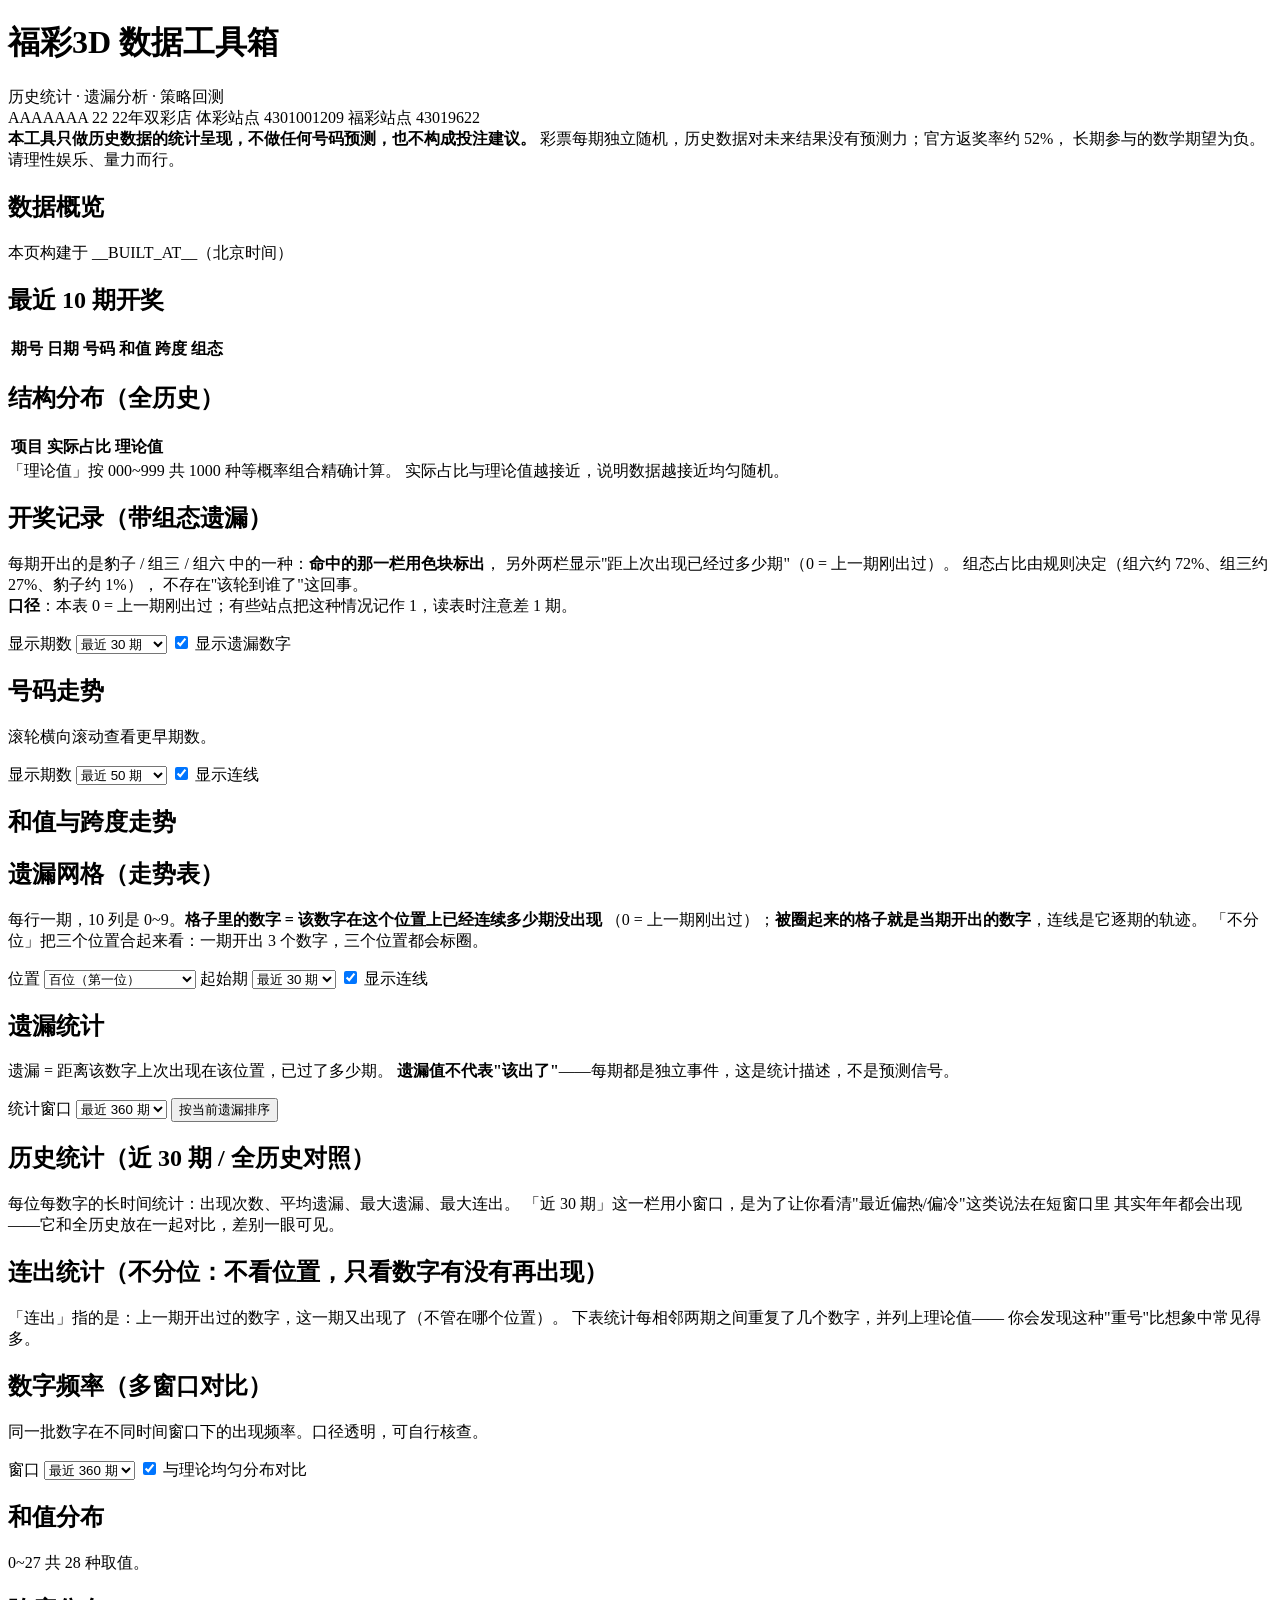
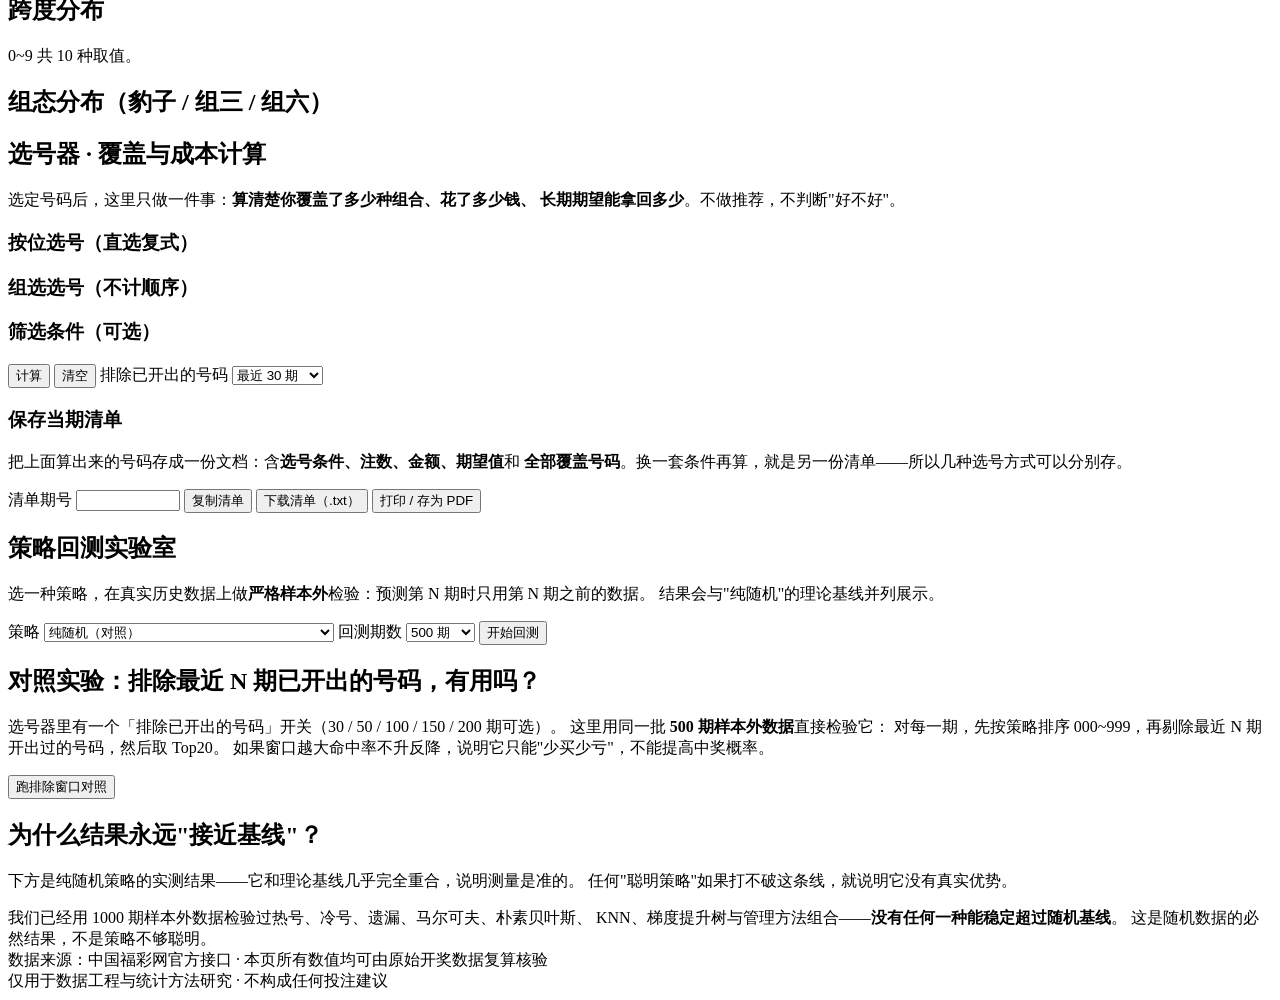
<file: tool/app.html>
<!DOCTYPE html>
<html lang="zh-CN">
<head>
<meta charset="utf-8">
<meta name="viewport" content="width=device-width, initial-scale=1">
<meta name="robots" content="noindex, nofollow">
<title>福彩3D 数据工具箱 · 历史统计与策略回测</title>
<style>
/*__CSS__*/
</style>
</head>
<body>

<header class="top">
  <div class="top-inner">
    <div class="brand-row">
      <h1>福彩3D 数据工具箱</h1>
      <span class="sub">历史统计 · 遗漏分析 · 策略回测</span>
    </div>
    <div class="station">
      <span class="station-name">AAAAAAA 22</span>
      <span class="station-sub">22年双彩店</span>
      <span class="station-gap"></span>
      <span class="station-no">体彩站点 4301001209</span>
      <span class="station-no">福彩站点 43019622</span>
    </div>
    <div class="disclaimer">
      <b>本工具只做历史数据的统计呈现，不做任何号码预测，也不构成投注建议。</b>
      彩票每期独立随机，历史数据对未来结果没有预测力；官方返奖率约 52%，
      长期参与的数学期望为负。请理性娱乐、量力而行。
    </div>
    <nav class="tabs" id="tabs"></nav>
  </div>
</header>

<div class="wrap">

  <!-- ========== 概览 ========== -->
  <section class="panel" id="p-overview">
    <div class="card">
      <h2>数据概览</h2>
      <p class="hint" id="ov-range"></p>
      <p class="hint" id="ov-built">本页构建于 __BUILT_AT__（北京时间）</p>
      <div class="note warn hidden" id="ov-stale"></div>
      <div class="stats" id="ov-stats"></div>
      <div class="note" id="ov-note"></div>
    </div>

    <div class="grid2">
      <div class="card">
        <h2>最近 10 期开奖</h2>
        <div class="table-scroll">
          <table>
            <thead><tr>
              <th>期号</th><th>日期</th><th>号码</th><th>和值</th><th>跨度</th><th>组态</th>
            </tr></thead>
            <tbody id="ov-latest"></tbody>
          </table>
        </div>
      </div>
      <div class="card">
        <h2>结构分布（全历史）</h2>
        <div class="table-scroll">
          <table>
            <thead><tr><th>项目</th><th>实际占比</th><th>理论值</th></tr></thead>
            <tbody id="ov-struct"></tbody>
          </table>
        </div>
        <div class="note">
          「理论值」按 000~999 共 1000 种等概率组合精确计算。
          实际占比与理论值越接近，说明数据越接近均匀随机。
        </div>
      </div>
    </div>
  </section>

  <!-- ========== 开奖记录 ========== -->
  <section class="panel hidden" id="p-drawlog">
    <div class="card">
      <h2>开奖记录（带组态遗漏）</h2>
      <p class="hint">
        每期开出的是豹子 / 组三 / 组六 中的一种：<b>命中的那一栏用色块标出</b>，
        另外两栏显示"距上次出现已经过多少期"（0 = 上一期刚出过）。
        组态占比由规则决定（组六约 72%、组三约 27%、豹子约 1%），
        不存在"该轮到谁了"这回事。
        <br><b>口径</b>：本表 0 = 上一期刚出过；有些站点把这种情况记作 1，读表时注意差 1 期。
      </p>
      <div class="row">
        <label>显示期数
          <select id="dl-n">
            <option value="30" selected>最近 30 期</option>
            <option value="50">最近 50 期</option>
            <option value="100">最近 100 期</option>
            <option value="200">最近 200 期</option>
          </select>
        </label>
        <label class="chk"><input type="checkbox" id="dl-gap" checked> 显示遗漏数字</label>
      </div>
      <div id="dl-table" style="margin-top:14px"></div>
      <div class="legend" id="dl-legend"></div>
    </div>
  </section>

  <!-- ========== 走势图 ========== -->
  <section class="panel hidden" id="p-trend">
    <div class="card">
      <h2>号码走势</h2>
      <p class="hint">滚轮横向滚动查看更早期数。</p>
      <div class="row">
        <label>显示期数
          <select id="tr-n">
            <option value="30">最近 30 期</option>
            <option value="50" selected>最近 50 期</option>
            <option value="100">最近 100 期</option>
            <option value="200">最近 200 期</option>
          </select>
        </label>
        <label class="chk"><input type="checkbox" id="tr-line" checked> 显示连线</label>
      </div>
      <div class="chart-scroll" id="tr-chart"></div>
      <div class="legend" id="tr-legend"></div>
    </div>

    <div class="card">
      <h2>和值与跨度走势</h2>
      <div class="chart-scroll" id="tr-sum"></div>
      <div class="chart-scroll" id="tr-span" style="margin-top:12px"></div>
    </div>

    <div class="card">
      <h2>遗漏网格（走势表）</h2>
      <p class="hint">
        每行一期，10 列是 0~9。<b>格子里的数字 = 该数字在这个位置上已经连续多少期没出现</b>
        （0 = 上一期刚出过）；<b>被圈起来的格子就是当期开出的数字</b>，连线是它逐期的轨迹。
        「不分位」把三个位置合起来看：一期开出 3 个数字，三个位置都会标圈。
      </p>
      <div class="row">
        <label>位置
          <select id="tg-pos">
            <option value="0" selected>百位（第一位）</option>
            <option value="1">十位（第二位）</option>
            <option value="2">个位（第三位）</option>
            <option value="3">不分位（三位一起看）</option>
          </select>
        </label>
        <label>起始期
          <select id="tg-start">
            <option value="">最近 30 期</option>
          </select>
        </label>
        <label class="chk"><input type="checkbox" id="tg-line" checked> 显示连线</label>
      </div>
      <div class="chart-scroll" id="tg-chart"></div>
      <div class="legend" id="tg-legend"></div>
    </div>
  </section>

  <!-- ========== 遗漏 ========== -->
  <section class="panel hidden" id="p-omission">
    <div class="card">
      <h2>遗漏统计</h2>
      <p class="hint">
        遗漏 = 距离该数字上次出现在该位置，已过了多少期。
        <b>遗漏值不代表"该出了"</b>——每期都是独立事件，这是统计描述，不是预测信号。
      </p>
      <div class="row">
        <label>统计窗口
          <select id="om-window">
            <option value="0">全历史</option>
            <option value="360" selected>最近 360 期</option>
            <option value="100">最近 100 期</option>
            <option value="30">最近 30 期</option>
          </select>
        </label>
        <button class="btn ghost" id="om-sort">按当前遗漏排序</button>
      </div>
      <div id="om-tables" style="margin-top:14px"></div>
    </div>

    <div class="card">
      <h2>历史统计（近 30 期 / 全历史对照）</h2>
      <p class="hint">
        每位每数字的长时间统计：出现次数、平均遗漏、最大遗漏、最大连出。
        「近 30 期」这一栏用小窗口，是为了让你看清"最近偏热/偏冷"这类说法在短窗口里
        其实年年都会出现——它和全历史放在一起对比，差别一眼可见。
      </p>
      <div id="hs-tables" style="margin-top:14px"></div>
    </div>

    <div class="card">
      <h2>连出统计（不分位：不看位置，只看数字有没有再出现）</h2>
      <p class="hint">
        「连出」指的是：上一期开出过的数字，这一期又出现了（不管在哪个位置）。
        下表统计每相邻两期之间重复了几个数字，并列上理论值——
        你会发现这种"重号"比想象中常见得多。
      </p>
      <div id="hs-overlap" style="margin-top:14px"></div>
    </div>
  </section>

  <!-- ========== 频率分布 ========== -->
  <section class="panel hidden" id="p-freq">
    <div class="card">
      <h2>数字频率（多窗口对比）</h2>
      <p class="hint">同一批数字在不同时间窗口下的出现频率。口径透明，可自行核查。</p>
      <div class="row">
        <label>窗口
          <select id="fq-window">
            <option value="30">最近 30 期</option>
            <option value="100">最近 100 期</option>
            <option value="360" selected>最近 360 期</option>
            <option value="0">全历史</option>
          </select>
        </label>
        <label class="chk"><input type="checkbox" id="fq-cmp" checked> 与理论均匀分布对比</label>
      </div>
      <div id="fq-digits" style="margin-top:14px"></div>
    </div>

    <div class="grid2">
      <div class="card">
        <h2>和值分布</h2>
        <p class="hint">0~27 共 28 种取值。</p>
        <div id="fq-sum"></div>
      </div>
      <div class="card">
        <h2>跨度分布</h2>
        <p class="hint">0~9 共 10 种取值。</p>
        <div id="fq-span"></div>
      </div>
    </div>

    <div class="card">
      <h2>组态分布（豹子 / 组三 / 组六）</h2>
      <div id="fq-repeat"></div>
    </div>
  </section>

  <!-- ========== 选号器 ========== -->
  <section class="panel hidden" id="p-picker">
    <div class="card">
      <h2>选号器 · 覆盖与成本计算</h2>
      <p class="hint">
        选定号码后，这里只做一件事：<b>算清楚你覆盖了多少种组合、花了多少钱、
        长期期望能拿回多少</b>。不做推荐，不判断"好不好"。
      </p>

      <h3>按位选号（直选复式）</h3>
      <div id="pk-pos"></div>

      <h3>组选选号（不计顺序）</h3>
      <div id="pk-group"></div>

      <h3>筛选条件（可选）</h3>
      <div id="pk-filters"></div>

      <div class="row" style="margin-top:16px">
        <button class="btn" id="pk-calc">计算</button>
        <button class="btn ghost" id="pk-clear">清空</button>
        <label>排除已开出的号码
          <select id="pk-exclude-window">
            <option value="0">不排除</option>
            <option value="30" selected>最近 30 期</option>
            <option value="50">最近 50 期</option>
            <option value="100">最近 100 期</option>
            <option value="150">最近 150 期</option>
            <option value="200">最近 200 期</option>
          </select>
        </label>
      </div>

      <div id="pk-result" style="margin-top:16px"></div>

      <div class="save-box">
        <h3>保存当期清单</h3>
        <p class="hint">
          把上面算出来的号码存成一份文档：含<b>选号条件、注数、金额、期望值</b>和
          <b>全部覆盖号码</b>。换一套条件再算，就是另一份清单——所以几种选号方式可以分别存。
        </p>
        <div class="row">
          <label>清单期号
            <input type="text" id="pk-issue" inputmode="numeric" maxlength="7" style="width:96px">
          </label>
          <button class="btn" id="pk-export-copy">复制清单</button>
          <button class="btn ghost" id="pk-export-file">下载清单（.txt）</button>
          <button class="btn ghost" id="pk-export-print">打印 / 存为 PDF</button>
        </div>
        <div class="hint" id="pk-export-msg" style="margin-top:8px"></div>
      </div>
    </div>
  </section>

  <!-- ========== 回测实验室 ========== -->
  <section class="panel hidden" id="p-backtest">
    <div class="card">
      <h2>策略回测实验室</h2>
      <p class="hint">
        选一种策略，在真实历史数据上做<b>严格样本外</b>检验：预测第 N 期时只用第 N 期之前的数据。
        结果会与"纯随机"的理论基线并列展示。
      </p>
      <div class="row">
        <label>策略
          <select id="bt-strategy">
            <option value="random">纯随机（对照）</option>
            <option value="hot">热号优先（近 360 期高频数字）</option>
            <option value="cold">冷号优先（近 360 期低频数字）</option>
            <option value="gap">遗漏值法（押"很久没出"的数字）</option>
            <option value="markov">马尔可夫链（上期该位数字 → 本期条件概率）</option>
          </select>
        </label>
        <label>回测期数
          <select id="bt-n">
            <option value="200">200 期</option>
            <option value="500" selected>500 期</option>
            <option value="1000">1000 期</option>
          </select>
        </label>
        <button class="btn" id="bt-run">开始回测</button>
      </div>
      <div id="bt-result" style="margin-top:16px"></div>
    </div>

    <div class="card">
      <h2>对照实验：排除最近 N 期已开出的号码，有用吗？</h2>
      <p class="hint">
        选号器里有一个「排除已开出的号码」开关（30 / 50 / 100 / 150 / 200 期可选）。
        这里用同一批 <b>500 期样本外数据</b>直接检验它：
        对每一期，先按策略排序 000~999，再剔除最近 N 期开出过的号码，然后取 Top20。
        如果窗口越大命中率不升反降，说明它只能"少买少亏"，不能提高中奖概率。
      </p>
      <div class="row">
        <button class="btn" id="bt-excl-run">跑排除窗口对照</button>
        <span class="hint" id="bt-excl-status"></span>
      </div>
      <div id="bt-excl" style="margin-top:16px"></div>
    </div>

    <div class="card">
      <h2>为什么结果永远"接近基线"？</h2>
      <p class="hint">
        下方是纯随机策略的实测结果——它和理论基线几乎完全重合，说明测量是准的。
        任何"聪明策略"如果打不破这条线，就说明它没有真实优势。
      </p>
      <div id="bt-baseline"></div>
      <div class="note warn">
        我们已经用 1000 期样本外数据检验过热号、冷号、遗漏、马尔可夫、朴素贝叶斯、
        KNN、梯度提升树与管理方法组合——<b>没有任何一种能稳定超过随机基线</b>。
        这是随机数据的必然结果，不是策略不够聪明。
      </div>
    </div>
  </section>

  <footer class="end">
    数据来源：中国福彩网官方接口 · 本页所有数值均可由原始开奖数据复算核验<br>
    仅用于数据工程与统计方法研究 · 不构成任何投注建议
  </footer>
</div>

<!-- 打印 / 存 PDF 专用：只输出当期清单，页面其余部分在 @media print 里隐藏 -->
<div id="print-area"></div>

<script>
/*__DATA__*/
</script>
<script>
/*__JS__*/
</script>
</body>
</html>
</file>
